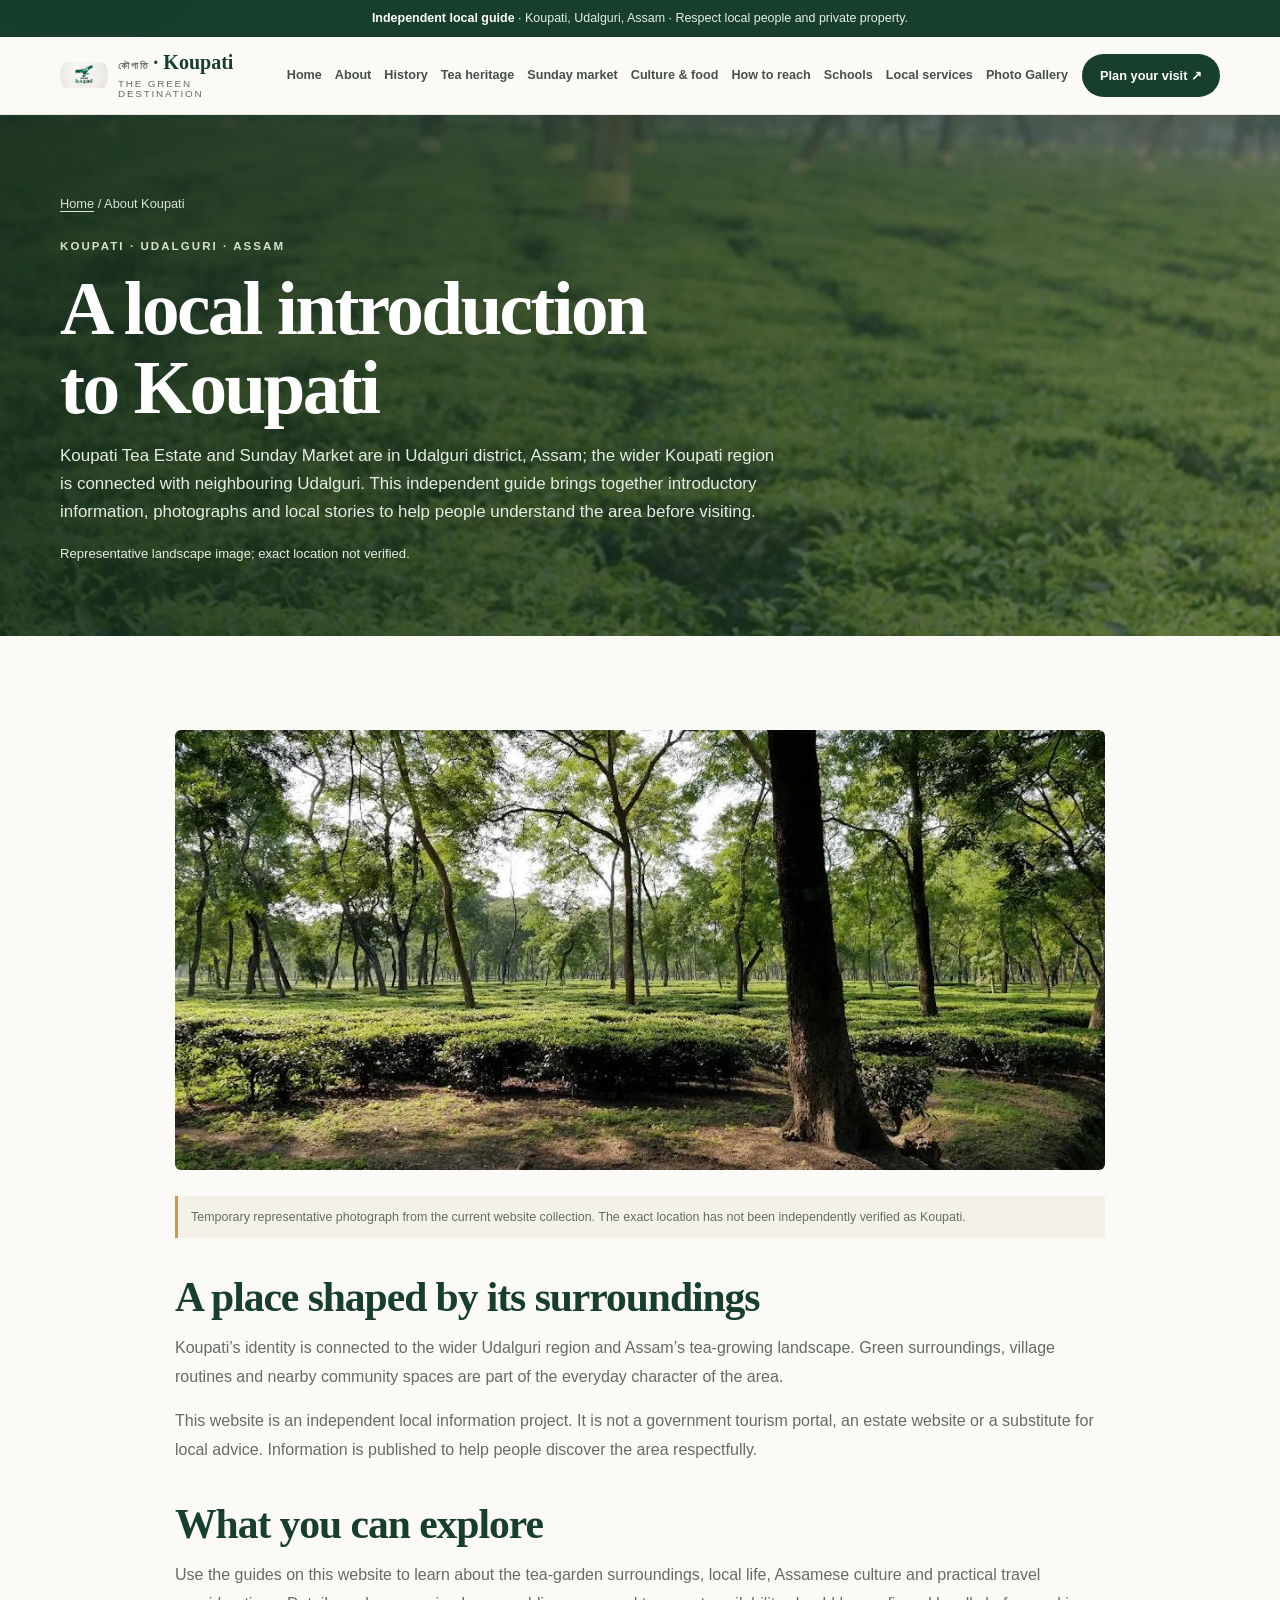
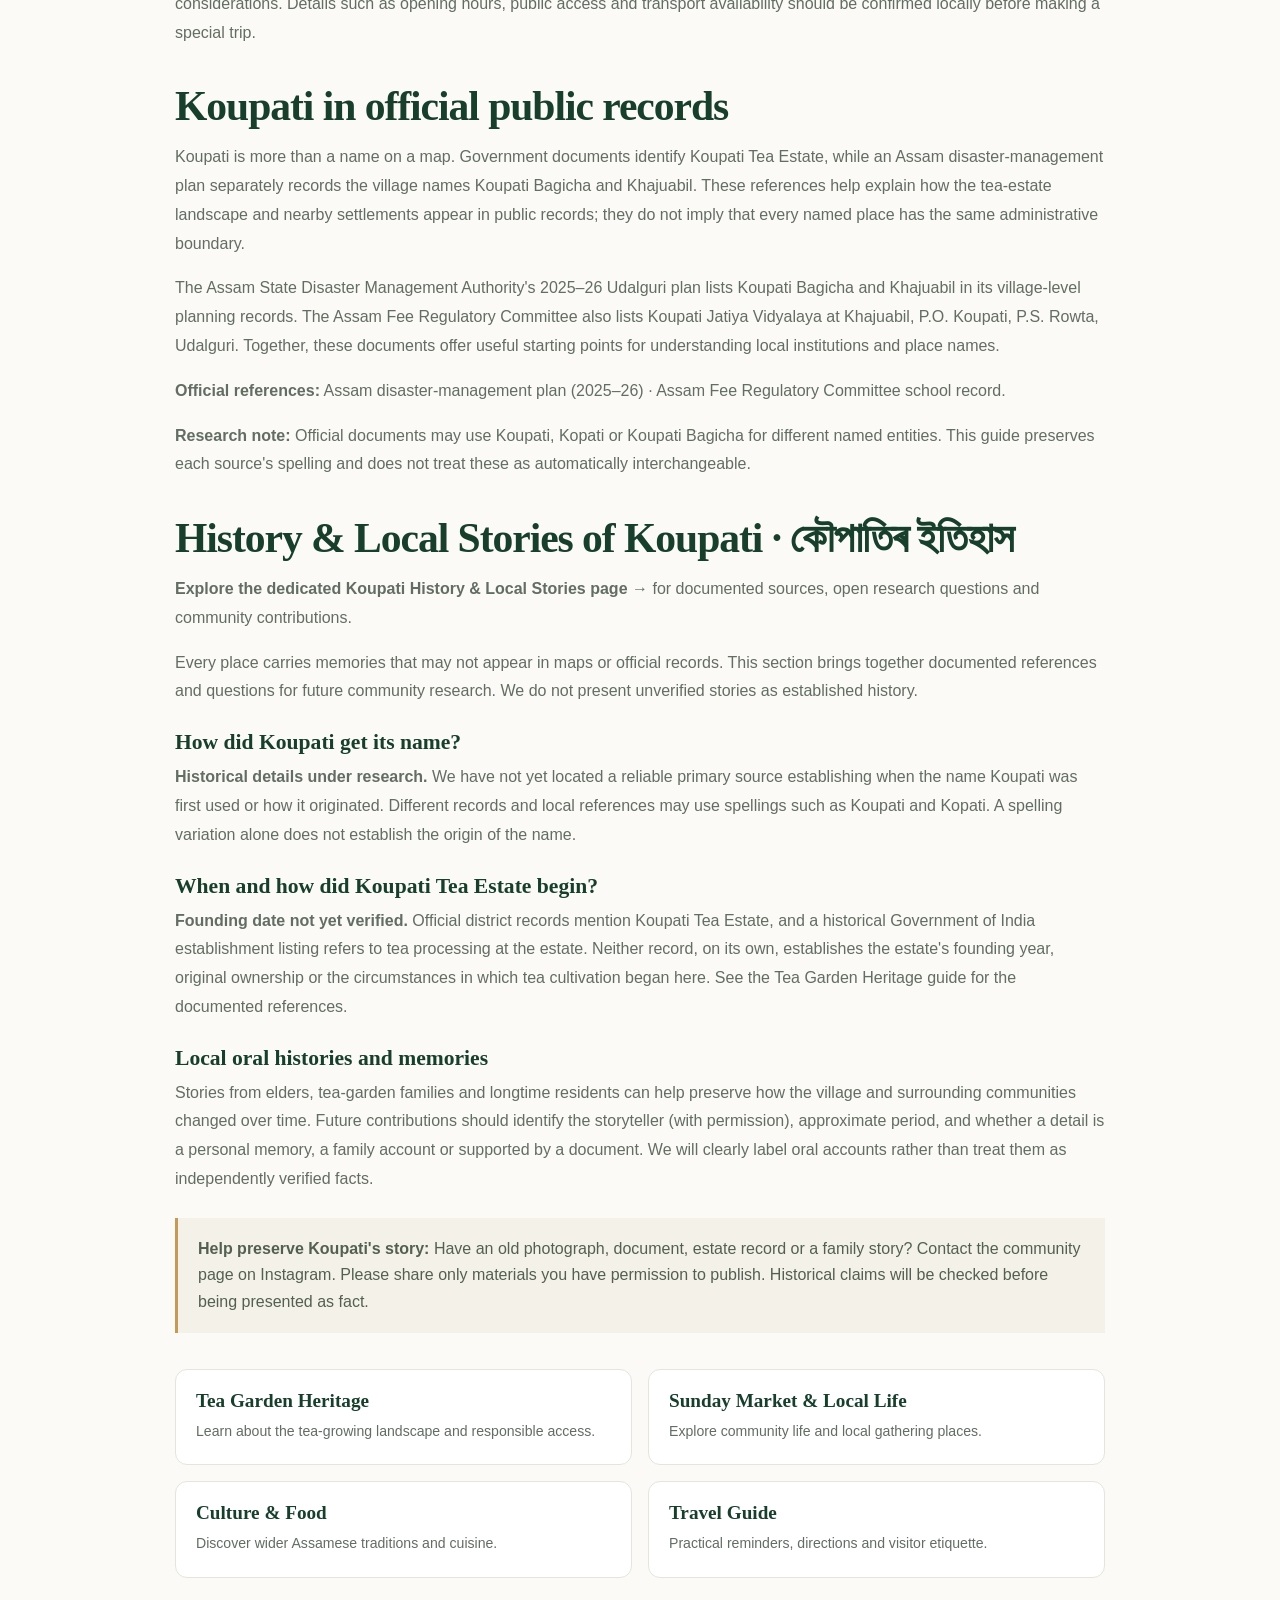
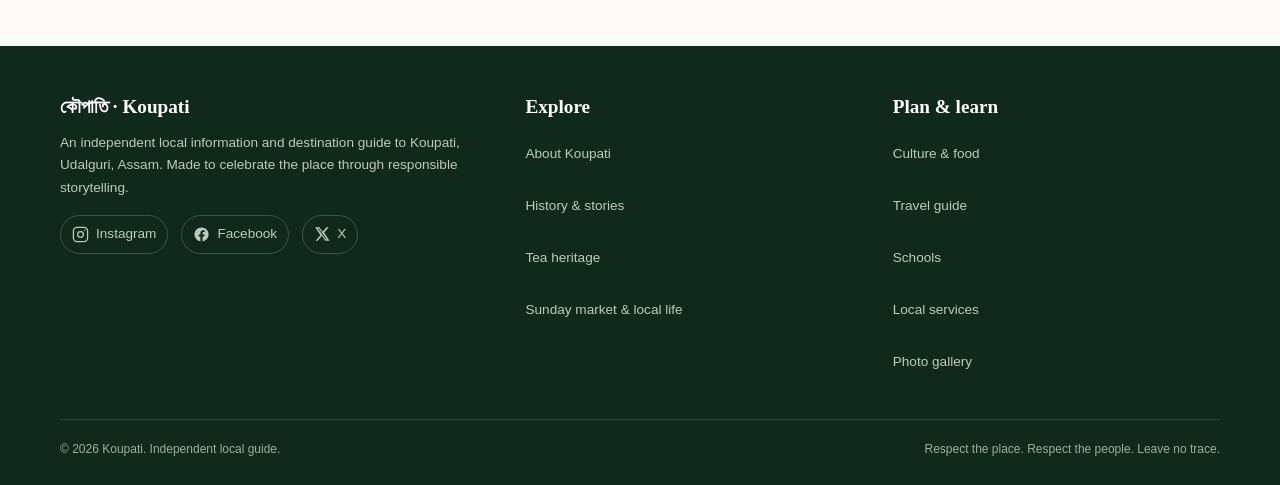
<file: about-koupati.html>
<!doctype html><html lang="en" class="scroll-smooth"><head>
  <!-- Google Tag Manager: GTM-TPNJJLPN -->
  <script async src="https://www.googletagmanager.com/gtm.js?id=GTM-TPNJJLPN"></script>
  <script>
    window.dataLayer = window.dataLayer || [];
    function gtag(){dataLayer.push(arguments);}
    gtag("js", new Date());
  </script>
  <!-- End Google Tag Manager --><meta charset="utf-8"><meta name="viewport" content="width=device-width, initial-scale=1"><meta name="theme-color" content="#173f2b"><title>About Koupati, Udalguri, Assam</title><meta name="description" content="Learn about Koupati in Udalguri, Assam, its tea-garden surroundings, community life and connections to nearby communities."><meta name="robots" content="index,follow"><link rel="canonical" href="https://koupati.vercel.app/about-koupati.html"><meta property="og:type" content="website"><meta property="og:url" content="https://koupati.vercel.app/about-koupati.html"><meta property="og:title" content="About Koupati, Udalguri, Assam"><meta property="og:description" content="Learn about Koupati in Udalguri, Assam, its tea-garden surroundings, community life and connections to the wider Udalguri district."><meta property="og:image" content="https://koupati.vercel.app/7-optimized.webp"><link rel="preconnect" href="https://fonts.googleapis.com"><link rel="preconnect" href="https://fonts.gstatic.com" crossorigin><link href="https://fonts.googleapis.com/css2?family=DM+Sans:wght@400;500;600;700&family=Playfair+Display:wght@500;600;700&family=Noto+Sans+Assamese:wght@400;500;600;700&display=swap" rel="stylesheet" media="print" onload="this.media=\'all\'"><noscript><link rel="stylesheet" href="https://fonts.googleapis.com/css2?family=DM+Sans:wght@400;500;600;700&amp;family=Playfair+Display:wght@500;600;700&amp;family=Noto+Sans+Assamese:wght@400;500;600;700&amp;display=swap"></noscript><style>
    :root{--forest:#173f2b;--forest2:#24583c;--leaf:#486c3e;--cream:#f4f1e8;--paper:#fbfaf6;--gold:#c49a56;--ink:#202820;--muted:#687269;--line:#e5e5dc;--white:#fff;--shadow:0 18px 55px rgba(25,48,33,.10)}
    *{box-sizing:border-box}html{scroll-behavior:smooth;scroll-padding-top:88px}body{margin:0;background:var(--paper);color:var(--ink);font-family:'DM Sans','Noto Sans Assamese',sans-serif;line-height:1.65}img{display:block;max-width:100%}a{color:inherit;text-decoration:none}button{font:inherit}.container{width:min(1160px,calc(100% - 40px));margin-inline:auto}.eyebrow{font-size:.72rem;text-transform:uppercase;letter-spacing:.18em;font-weight:700;color:var(--leaf)}.section{padding:92px 0}.section-head{max-width:700px;margin:0 auto 42px;text-align:center}.section-head h2{font:600 clamp(2rem,4vw,3.15rem)/1.13 'Playfair Display',serif;color:var(--forest);margin:10px 0 14px}.section-head p{color:var(--muted);margin:0}.btn{display:inline-flex;align-items:center;justify-content:center;gap:9px;border-radius:999px;padding:13px 21px;font-size:.9rem;font-weight:700;transition:.2s ease;border:1px solid transparent}.btn-primary{background:var(--forest);color:#fff}.btn-primary:hover{background:var(--forest2);transform:translateY(-2px)}.btn-light{background:rgba(255,255,255,.12);border-color:rgba(255,255,255,.55);color:#fff;backdrop-filter:blur(8px)}.btn-light:hover{background:#fff;color:var(--forest)}.topline{background:var(--forest);color:#e8eee6;font-size:.78rem;text-align:center;padding:8px 16px}.topline strong{color:#fff}.site-header{height:78px;position:sticky;top:0;z-index:1000;background:rgba(251,250,246,.94);backdrop-filter:blur(14px);border-bottom:1px solid rgba(23,63,43,.1)}.nav-wrap{height:100%;display:flex;align-items:center;justify-content:space-between;gap:24px}.brand{display:flex;align-items:center;gap:10px;min-width:160px}.brand img{width:48px;height:48px;object-fit:contain;border-radius:50%}.brand-name{display:flex;flex-direction:column;line-height:1.05}.brand-name strong{font:700 1.25rem 'Playfair Display',serif;color:var(--forest)}.brand-name span{font-size:.62rem;letter-spacing:.18em;text-transform:uppercase;color:var(--muted);margin-top:5px}.nav-links{display:flex;align-items:center;gap:22px;font-size:.83rem;font-weight:600;color:#465249}.nav-links a:hover,.nav-links button:hover{color:var(--leaf)}.nav-links button{border:0;background:none;color:inherit;cursor:pointer;font-weight:600}.nav-cta{white-space:nowrap;padding:10px 17px;font-size:.8rem}.menu-toggle{display:none;background:none;border:1px solid var(--line);border-radius:12px;padding:9px;color:var(--forest);font-size:1.25rem}.mobile-nav{display:none;background:var(--paper);border-top:1px solid var(--line);padding:12px 20px 20px;box-shadow:var(--shadow)}.mobile-nav.open{display:grid;gap:3px}.mobile-nav a,.mobile-nav button{padding:11px 4px;border:0;border-bottom:1px solid var(--line);background:none;text-align:left;font-weight:600;color:var(--forest)}
    .hero{min-height:690px;position:relative;display:flex;align-items:center;overflow:hidden;background:#14291e;color:white}.hero:before{content:"";position:absolute;inset:0;background:linear-gradient(90deg,rgba(9,28,17,.82),rgba(9,28,17,.47) 55%,rgba(9,28,17,.12)),linear-gradient(0deg,rgba(9,28,17,.35),transparent 55%);z-index:1}.hero-bg{position:absolute;inset:0;width:100%;height:100%;object-fit:cover;object-position:center 48%;animation:slowzoom 18s ease-in-out infinite alternate}.hero-content{position:relative;z-index:2;padding:100px 0 110px;max-width:760px}.hero-kicker{display:inline-flex;align-items:center;gap:9px;padding:7px 13px;border:1px solid rgba(255,255,255,.35);border-radius:999px;background:rgba(255,255,255,.1);font-size:.75rem;letter-spacing:.06em;color:#f1f3eb}.hero-kicker i{width:7px;height:7px;border-radius:50%;background:#c7d7a2}.hero h1{font:600 clamp(3.1rem,7.4vw,6.4rem)/.99 'Playfair Display',serif;letter-spacing:-.035em;margin:25px 0 10px}.hero h1 span{display:block;color:#e4d6b7;font:500 clamp(1.65rem,3vw,2.45rem)/1.3 'Noto Sans Assamese','Playfair Display',serif;letter-spacing:0;margin-top:14px}.hero-copy{font-size:clamp(1rem,1.7vw,1.17rem);color:#e7ece5;max-width:620px;margin:23px 0 30px}.hero-actions{display:flex;flex-wrap:wrap;gap:12px}.hero-note{margin-top:48px;color:#e4e9e1;font-size:.8rem;display:flex;align-items:center;gap:12px}.hero-note:before{content:"";width:42px;height:1px;background:var(--gold)}@keyframes slowzoom{to{transform:scale(1.06)}}
    .intro{background:var(--cream);padding:30px 0}.intro-grid{display:grid;grid-template-columns:repeat(3,1fr);gap:24px}.intro-item{padding:12px 20px;border-right:1px solid #d8d9ce}.intro-item:last-child{border:0}.intro-item b{display:block;color:var(--forest);font:600 1.25rem 'Playfair Display',serif}.intro-item span{font-size:.82rem;color:var(--muted)}
    .about-grid{display:grid;grid-template-columns:1fr 1fr;gap:62px;align-items:center}.about-photo{position:relative}.about-photo img{width:100%;height:470px;object-fit:cover;border-radius:5px 90px 5px 5px;box-shadow:var(--shadow)}.photo-label{position:absolute;right:-18px;bottom:25px;background:var(--forest);color:white;padding:18px 22px;max-width:210px;font:500 1.05rem 'Playfair Display',serif;box-shadow:var(--shadow)}.about-copy h2{font:600 clamp(2.1rem,4vw,3.4rem)/1.12 'Playfair Display',serif;color:var(--forest);margin:12px 0 20px}.about-copy p{color:var(--muted);margin:0 0 15px}.text-link{display:inline-flex;align-items:center;gap:8px;color:var(--forest);font-weight:700;margin-top:12px;border-bottom:1px solid var(--gold);padding-bottom:5px}
    .highlights{background:#eef0e8}.cards{display:grid;grid-template-columns:repeat(3,1fr);gap:22px}.feature-card{background:white;border-radius:6px;overflow:hidden;box-shadow:0 8px 30px rgba(28,54,36,.06);transition:.25s}.feature-card:hover{transform:translateY(-5px);box-shadow:var(--shadow)}.feature-card img{width:100%;height:235px;object-fit:cover}.feature-card .card-body{padding:22px}.feature-card h3{font:600 1.35rem 'Playfair Display',serif;color:var(--forest);margin:0 0 8px}.feature-card p{font-size:.9rem;color:var(--muted);margin:0}.heritage{background:var(--forest);color:#fff;position:relative;overflow:hidden}.heritage:after{content:"কৌপাতি";position:absolute;right:-20px;bottom:-75px;font:700 13rem 'Noto Sans Assamese',sans-serif;color:rgba(255,255,255,.035);pointer-events:none}.heritage .section-head h2{color:#fff}.heritage .section-head p{color:#d0ddcf}.heritage-grid{display:grid;grid-template-columns:1.05fr .95fr;gap:44px;align-items:center;position:relative;z-index:1}.heritage-grid img{width:100%;height:430px;object-fit:cover;border-radius:5px 70px 5px 5px}.heritage-copy h3{font:600 2rem 'Playfair Display',serif;margin:0 0 16px}.heritage-copy p{color:#d7e2d6}.heritage-note{border-left:3px solid var(--gold);padding:12px 16px;margin-top:24px;background:rgba(255,255,255,.07);font-size:.86rem;color:#e3eadf}
    .local{background:var(--paper)}.local-grid{display:grid;grid-template-columns:repeat(2,1fr);gap:22px}.local-card{display:grid;grid-template-columns:42% 1fr;background:white;border:1px solid var(--line);min-height:210px}.local-card img{width:100%;height:100%;min-height:210px;object-fit:cover}.local-card div{padding:24px}.local-card h3{font:600 1.3rem 'Playfair Display',serif;color:var(--forest);margin:0 0 8px}.local-card p{color:var(--muted);font-size:.88rem;margin:0}
    .travel{background:var(--cream)}.travel-grid{display:grid;grid-template-columns:repeat(3,1fr);gap:18px}.travel-card{padding:27px;background:#fff;border:1px solid #e7e5db}.travel-icon{width:44px;height:44px;border-radius:50%;display:grid;place-items:center;background:#eaf0e6;color:var(--forest);font-size:1.2rem;margin-bottom:17px}.travel-card h3{font:600 1.25rem 'Playfair Display',serif;color:var(--forest);margin:0 0 8px}.travel-card p{font-size:.88rem;color:var(--muted);margin:0}.travel-disclaimer{font-size:.8rem;color:#687269;background:#fff;border-left:3px solid var(--gold);padding:13px 16px;margin-top:20px}
    .gallery{background:var(--paper)}.gallery-grid{display:grid;grid-template-columns:repeat(4,1fr);grid-auto-rows:210px;gap:12px}.gallery-item{border:0;padding:0;position:relative;overflow:hidden;cursor:zoom-in;background:#dfe5da}.gallery-item:first-child{grid-column:span 2;grid-row:span 2}.gallery-item:nth-child(6){grid-column:span 2}.gallery-item img{width:100%;height:100%;object-fit:cover;transition:transform .5s}.gallery-item:hover img{transform:scale(1.06)}.gallery-item:after{content:"View photo ↗";position:absolute;left:14px;bottom:13px;background:rgba(17,45,29,.78);color:#fff;font-size:.72rem;padding:6px 10px;border-radius:99px;opacity:0;transition:.2s}.gallery-item:hover:after,.gallery-item:focus-visible:after{opacity:1}.gallery-caption{text-align:center;color:var(--muted);font-size:.78rem;margin-top:17px}
    .map-section{background:#eef0e8}.map-layout{display:grid;grid-template-columns:.8fr 1.2fr;gap:34px;align-items:stretch}.map-copy{padding:24px 0}.map-copy h2{font:600 2.7rem/1.1 'Playfair Display',serif;color:var(--forest);margin:10px 0 18px}.map-copy p{color:var(--muted)}#leafletMap{height:390px;border-radius:5px;z-index:1;box-shadow:var(--shadow);border:5px solid #fff}.map-actions{display:flex;flex-wrap:wrap;gap:10px;margin-top:22px}.map-actions .btn{font-size:.8rem;padding:11px 15px}.map-caveat{font-size:.76rem;color:#6b746b;margin-top:14px}
    .faq{background:var(--paper)}.faq-list{max-width:820px;margin:auto}.faq details{background:#fff;border:1px solid var(--line);margin:10px 0;padding:0 20px}.faq summary{cursor:pointer;list-style:none;padding:18px 30px 18px 0;font-weight:700;color:var(--forest);position:relative}.faq summary::-webkit-details-marker{display:none}.faq summary:after{content:"+";position:absolute;right:0;top:15px;font-size:1.4rem;color:var(--leaf)}.faq details[open] summary:after{content:"−"}.faq details p{color:var(--muted);font-size:.9rem;margin:0;padding:0 0 18px}
    .cta-band{background:var(--forest);color:#fff;padding:68px 0;text-align:center}.cta-band h2{font:600 clamp(2.1rem,4vw,3.3rem) 'Playfair Display',serif;margin:0 0 12px}.cta-band p{color:#dce5d9;margin:0 auto 24px;max-width:600px}.cta-band .btn{background:var(--cream);color:var(--forest)}.footer{background:#10291c;color:#d9e2d7;padding:50px 0 25px}.footer-grid{display:grid;grid-template-columns:1.3fr 1fr 1fr;gap:40px}.footer h3{font:600 1.2rem 'Playfair Display',serif;color:#fff;margin:0 0 14px}.footer p,.footer a{font-size:.85rem;color:#bdcbbd}.footer a:hover{color:#fff}.footer-links{display:grid;gap:8px}.footer-bottom{border-top:1px solid rgba(255,255,255,.13);margin-top:35px;padding-top:20px;display:flex;justify-content:space-between;gap:15px;font-size:.75rem;color:#9eafa0}.socials{display:flex;gap:13px;margin-top:16px}.socials a{border:1px solid rgba(255,255,255,.2);padding:7px 11px;border-radius:99px}.modal{position:fixed;inset:0;z-index:2000;background:rgba(7,20,12,.86);display:none;align-items:center;justify-content:center;padding:20px}.modal.open{display:flex}.modal img{max-width:min(100%,1100px);max-height:85vh;object-fit:contain;box-shadow:0 20px 80px #000}.modal-close{position:absolute;top:20px;right:22px;background:#fff;color:#173f2b;border:0;border-radius:50%;width:42px;height:42px;font-size:1.5rem;cursor:pointer}.about-modal-card{background:#fff;color:var(--ink);max-width:480px;padding:34px;border-radius:8px;text-align:center;position:relative}.about-modal-card img{width:116px;height:116px;object-fit:cover;border-radius:50%;margin:0 auto 18px}.about-modal-card h2{font:600 1.8rem 'Playfair Display',serif;color:var(--forest);margin:0}.about-modal-card p{color:var(--muted);font-size:.9rem}.to-top{position:fixed;right:18px;bottom:18px;z-index:900;background:var(--forest);color:white;width:44px;height:44px;border-radius:50%;display:grid;place-items:center;box-shadow:var(--shadow);opacity:0;pointer-events:none;transition:.2s}.to-top.show{opacity:1;pointer-events:auto}
    @media(max-width:980px){.nav-links{gap:13px;font-size:.77rem}.nav-cta{display:none}.about-grid{gap:35px}.gallery-grid{grid-template-columns:repeat(3,1fr)}}
    @media(max-width:760px){.container{width:min(100% - 32px,600px)}.section{padding:68px 0}.site-header{height:70px}.nav-links,.nav-wrap>.nav-cta{display:none}.menu-toggle{display:block}.brand img{width:42px;height:42px}.hero{min-height:650px}.hero-content{padding:90px 0}.hero:before{background:linear-gradient(90deg,rgba(9,28,17,.78),rgba(9,28,17,.34)),linear-gradient(0deg,rgba(9,28,17,.4),transparent)}.intro-grid{grid-template-columns:1fr;gap:8px}.intro-item{border-right:0;border-bottom:1px solid #d8d9ce;padding:12px 5px}.intro-item:last-child{border:0}.about-grid,.heritage-grid,.map-layout{grid-template-columns:1fr;gap:30px}.about-photo img{height:360px}.photo-label{right:0}.cards,.travel-grid{grid-template-columns:1fr}.feature-card img{height:220px}.heritage-grid img{height:310px}.local-grid{grid-template-columns:1fr}.local-card{grid-template-columns:38% 1fr;min-height:175px}.local-card img{min-height:175px}.local-card div{padding:17px}.gallery-grid{grid-template-columns:repeat(2,1fr);grid-auto-rows:165px;gap:8px}.gallery-item:first-child{grid-column:span 2;grid-row:span 2}.gallery-item:nth-child(6){grid-column:span 1}.map-copy{padding:0}#leafletMap{height:330px}.footer-grid{grid-template-columns:1fr 1fr;gap:28px}.footer-grid>div:first-child{grid-column:span 2}.footer-bottom{flex-direction:column}.section-head{margin-bottom:32px}}
    @media(max-width:390px){.hero h1{font-size:2.8rem}.local-card{grid-template-columns:1fr}.local-card img{height:170px}.footer-grid{grid-template-columns:1fr}.footer-grid>div:first-child{grid-column:auto}}
    @media(prefers-reduced-motion:reduce){*,*:before,*:after{scroll-behavior:auto!important;animation:none!important;transition:none!important}}
  

.page-hero{background:linear-gradient(110deg,rgba(12,37,23,.88),rgba(12,37,23,.48)),url('7-optimized.webp') center/cover;color:#fff;padding:78px 0 72px}.page-hero .container{max-width:1160px}.page-hero h1{font:600 clamp(2.6rem,6vw,4.7rem)/1.05 'Playfair Display',serif;margin:12px 0 14px;max-width:850px}.page-hero p{max-width:720px;color:#e5ece3;font-size:1.06rem;margin:0}.breadcrumb{font-size:.8rem;color:#d8e2d6;margin-bottom:18px}.breadcrumb a{text-decoration:underline;text-underline-offset:3px}.page-content{padding:68px 0}.content-wrap{max-width:900px;margin:auto}.content-wrap h2{font:600 clamp(1.8rem,3.5vw,2.6rem)/1.15 'Playfair Display',serif;color:var(--forest);margin:36px 0 12px}.content-wrap h3{font:600 1.35rem 'Playfair Display',serif;color:var(--forest);margin:24px 0 8px}.content-wrap p,.content-wrap li{color:var(--muted)}.content-wrap p{margin:0 0 16px}.content-wrap ul{padding-left:22px}.content-image{width:100%;max-height:440px;object-fit:cover;margin:26px 0;border-radius:6px}.note-box{padding:18px 20px;background:var(--cream);border-left:3px solid var(--gold);margin:24px 0;color:#526052}.page-links{display:grid;grid-template-columns:repeat(2,1fr);gap:16px;margin-top:36px}.page-link{background:#fff;border:1px solid var(--line);padding:20px}.page-link strong{display:block;color:var(--forest);font:600 1.2rem 'Playfair Display',serif;margin-bottom:6px}.page-link span{color:var(--muted);font-size:.88rem}.page-nav-active{color:var(--leaf)!important}.page-content .btn{margin-top:8px}.site-header{z-index:1000}.nav-links{gap:15px}.nav-links a{white-space:nowrap}@media(max-width:980px){.nav-links,.nav-cta{display:none}.menu-toggle{display:block}.page-links{grid-template-columns:1fr}}@media(max-width:640px){.page-hero{padding:58px 0}.page-content{padding:48px 0}.container{width:min(100% - 32px,1160px)}}
.skip-link{position:absolute;left:16px;top:-60px;z-index:3000;background:#fff;color:var(--forest);padding:10px 16px;border-radius:0 0 10px 10px;font-weight:700;box-shadow:var(--shadow)}.skip-link:focus{top:0}:focus-visible{outline:3px solid var(--gold);outline-offset:3px}.image-note{font-size:.78rem;color:var(--muted);margin:-14px 0 28px;padding:10px 13px;background:var(--cream);border-left:3px solid var(--gold)}

/* Koupati Premium Nature & Heritage design system */
:root{--forest:#173f2b;--forest2:#24583c;--leaf:#71906b;--gold:#c49a56;--paper:#fbfaf6;--cream:#f4f1e8;--ink:#252b25;--muted:#626d63;--line:#e5e5dc;--shadow:0 16px 44px rgba(25,48,33,.09)}
body{background:#fbfaf6;color:#252b25;-webkit-font-smoothing:antialiased}a,button{touch-action:manipulation}a:focus-visible,button:focus-visible{outline:3px solid #c49a56;outline-offset:3px}img{max-width:100%;height:auto}h1,h2,h3{text-wrap:balance}.site-header{background:rgba(251,250,246,.97);backdrop-filter:blur(12px);-webkit-backdrop-filter:blur(12px);border-bottom:1px solid #e4e9de}.nav-wrap{gap:14px}.nav-links{gap:13px!important}.nav-links a{font-size:.79rem;white-space:nowrap}.nav-links a:hover,.nav-links a:focus-visible{color:#176b45}.brand-name strong{color:#173f2b}.btn,.page-link,.feature-card,.local-card,.card{transition:transform .2s ease,box-shadow .2s ease}.btn:hover{transform:translateY(-2px)}.section-head{max-width:780px}.section-head h2,.content-wrap h2{letter-spacing:-.025em}.page-hero{background-position:center;position:relative}.page-hero h1{letter-spacing:-.035em}.content-wrap{max-width:930px}.content-wrap p{line-height:1.8}.page-link,.feature-card{border-radius:12px;overflow:hidden}.page-link:hover,.feature-card:hover{box-shadow:0 16px 40px rgba(23,63,43,.1);transform:translateY(-3px)}.mobile-nav{max-height:calc(100dvh - 70px);overflow-y:auto}.mobile-nav a{min-height:44px;display:flex;align-items:center}.menu-toggle{min-width:44px;min-height:44px}@media(max-width:1180px){.nav-links,.nav-cta{display:none!important}.menu-toggle{display:block!important}}@media(max-width:760px){.container{width:min(100% - 32px,600px)}.page-hero h1{font-size:clamp(2.4rem,10vw,4rem)}.section{padding:64px 0}.btn{min-height:44px}}@media(prefers-reduced-motion:reduce){.btn,.page-link,.feature-card,.local-card,.card{transition:none!important}}

/* Phase 2: stable image geometry, keyboard focus and reduced motion */
.content-image{aspect-ratio:16/10;height:auto;object-fit:cover}
.gallery-item{aspect-ratio:4/3}
.gallery-item img{display:block}
:where(a,button,[role="button"],[tabindex]):focus-visible{outline:3px solid #d8c89b;outline-offset:3px}
@media(prefers-reduced-motion:reduce){html{scroll-behavior:auto!important}*,*::before,*::after{animation-duration:.01ms!important;animation-iteration-count:1!important;transition-duration:.01ms!important}}


/* Site-wide DESIGN.md consistency and touch-target rules */
.menu-toggle{min-width:44px;min-height:44px}.mobile-nav a{min-height:44px;display:flex;align-items:center}.footer-links a{min-height:44px;display:flex;align-items:center}.nav-links a{white-space:nowrap}@media(max-width:760px){.mobile-nav{max-height:calc(100dvh - 70px);overflow-y:auto}}@media(prefers-reduced-motion:reduce){.mobile-nav{scroll-behavior:auto}}

/* Optimized responsive hero and transparent photo note */
.page-hero{background-image:linear-gradient(110deg,rgba(12,37,23,.88),rgba(12,37,23,.48)),url('7-optimized.webp')}
@media(max-width:760px){.page-hero{background-image:linear-gradient(110deg,rgba(12,37,23,.88),rgba(12,37,23,.48)),url('7-mobile.webp')}}
.page-hero .hero-photo-note{font-size:.82rem;color:#e4ebe0;margin-top:18px;line-height:1.5}
</style><script type="application/ld+json">{"@context":"https://schema.org","@graph":[{"@type":"WebPage","name":"About Koupati, Udalguri, Assam","description":"Learn about Koupati in Udalguri, Assam, its tea-garden surroundings, community life and connections to the wider Udalguri region.","url":"https://koupati.vercel.app/about-koupati.html","isPartOf":{"@type":"WebSite","name":"Koupati","url":"https://koupati.vercel.app/"}},{"@type":"BreadcrumbList","itemListElement":[{"@type":"ListItem","position":1,"name":"Home","item":"https://koupati.vercel.app/"},{"@type":"ListItem","position":2,"name":"About Koupati","item":"https://koupati.vercel.app/about-koupati.html"}]}]}</script><meta name="twitter:card" content="summary_large_image"><meta name="twitter:title" content="About Koupati, Udalguri, Assam"><meta name="twitter:description" content="Learn about Koupati in Udalguri, Assam, its tea-garden surroundings, community life and connections to the wider Udalguri region."><meta name="twitter:image" content="https://koupati.vercel.app/7-optimized.webp"></head><body><a class="skip-link" href="#main-content">Skip to content</a><div class="topline"><strong>Independent local guide</strong> · Koupati, Udalguri, Assam · Respect local people and private property.</div>
<header class="site-header"><div class="container nav-wrap"><a class="brand" href="/" aria-label="Koupati home"><img src="images/koupati_logo-optimized.webp" alt="Koupati logo" decoding="async" width="320" height="175"><span class="brand-name"><strong><span lang="as">কৌপাতি</span> · Koupati</strong><span>The green destination</span></span></a><nav class="nav-links" aria-label="Main navigation"><a href="/">Home</a><a href="about-koupati.html">About</a><a href="history-local-stories.html">History</a><a href="tea-garden.html">Tea heritage</a><a href="local-life.html">Sunday market</a><a href="culture-food.html">Culture & food</a><a href="travel-guide.html#transport-options">How to reach</a><a href="education.html">Schools</a><a href="nearby-villages-hospitals.html">Local services</a><a href="gallery.html">Photo Gallery</a></nav><a class="btn btn-primary nav-cta" href="travel-guide.html">Plan your visit ↗</a><button class="menu-toggle" id="menuToggle" aria-label="Open navigation" aria-expanded="false" aria-controls="mobileNav">☰</button></div><nav class="mobile-nav" id="mobileNav" aria-label="Mobile navigation"><a href="/">Home</a><a href="about-koupati.html">About</a><a href="history-local-stories.html">History &amp; Stories</a><a href="tea-garden.html">Tea heritage</a><a href="local-life.html">Sunday market</a><a href="culture-food.html">Culture & food</a><a href="travel-guide.html#transport-options">How to reach</a><a href="education.html">Schools</a><a href="nearby-villages-hospitals.html">Local services</a><a href="gallery.html">Photo Gallery</a></nav></header><main id="main-content"><section class="page-hero"><div class="container"><nav class="breadcrumb" aria-label="Breadcrumb"><a href="/">Home</a> / <span aria-current="page">About Koupati</span></nav><span class="eyebrow" style="color:#d7e2c5">Koupati · Udalguri · Assam</span><h1>A local introduction to Koupati</h1><p>Koupati Tea Estate and Sunday Market are in Udalguri district, Assam; the wider Koupati region is connected with neighbouring Udalguri. This independent guide brings together introductory information, photographs and local stories to help people understand the area before visiting.</p><p class="hero-photo-note">Representative landscape image; exact location not verified.</p></div></section><section class="page-content"><div class="container content-wrap"><img class="content-image" src="12-optimized.webp" alt="Representative green rural landscape; exact location not verified" loading="lazy" decoding="async" fetchpriority="low" width="1045" height="608"><p class="image-note">Temporary representative photograph from the current website collection. The exact location has not been independently verified as Koupati.</p><h2>A place shaped by its surroundings</h2><p>Koupati’s identity is connected to the wider Udalguri region and Assam’s tea-growing landscape. Green surroundings, village routines and nearby community spaces are part of the everyday character of the area.</p><p>This website is an independent local information project. It is not a government tourism portal, an estate website or a substitute for local advice. Information is published to help people discover the area respectfully.</p><h2>What you can explore</h2><p>Use the guides on this website to learn about the tea-garden surroundings, local life, Assamese culture and practical travel considerations. Details such as opening hours, public access and transport availability should be confirmed locally before making a special trip.</p><h2>Koupati in official public records</h2><p>Koupati is more than a name on a map. Government documents identify Koupati Tea Estate, while an Assam disaster-management plan separately records the village names Koupati Bagicha and Khajuabil. These references help explain how the tea-estate landscape and nearby settlements appear in public records; they do not imply that every named place has the same administrative boundary.</p><p>The Assam State Disaster Management Authority's 2025–26 Udalguri plan lists Koupati Bagicha and Khajuabil in its village-level planning records. The Assam Fee Regulatory Committee also lists Koupati Jatiya Vidyalaya at Khajuabil, P.O. Koupati, P.S. Rowta, Udalguri. Together, these documents offer useful starting points for understanding local institutions and place names.</p><p><strong>Official references:</strong> <a href="https://asdma.assam.gov.in/sites/default/files/swf_utility_folder/departments/asdma_revenue_uneecopscloud_com_oid_70/menu/document/udalguri_2025_26.pdf" target="_blank" rel="noopener noreferrer">Assam disaster-management plan (2025–26)</a> · <a href="https://www.feeregulatoryassam.com/schools/koupati-jatiya-vidyalaya-udalguri" target="_blank" rel="noopener noreferrer">Assam Fee Regulatory Committee school record</a>.</p><p><strong>Research note:</strong> Official documents may use Koupati, Kopati or Koupati Bagicha for different named entities. This guide preserves each source's spelling and does not treat these as automatically interchangeable.</p><section aria-labelledby="history-stories-title"><h2 id="history-stories-title">History &amp; Local Stories of Koupati · কৌপাতিৰ ইতিহাস</h2><p><a href="history-local-stories.html"><strong>Explore the dedicated Koupati History &amp; Local Stories page →</strong></a> for documented sources, open research questions and community contributions.</p><p>Every place carries memories that may not appear in maps or official records. This section brings together documented references and questions for future community research. We do not present unverified stories as established history.</p><h3>How did Koupati get its name?</h3><p><strong>Historical details under research.</strong> We have not yet located a reliable primary source establishing when the name Koupati was first used or how it originated. Different records and local references may use spellings such as Koupati and Kopati. A spelling variation alone does not establish the origin of the name.</p><h3>When and how did Koupati Tea Estate begin?</h3><p><strong>Founding date not yet verified.</strong> Official district records mention Koupati Tea Estate, and a historical Government of India establishment listing refers to tea processing at the estate. Neither record, on its own, establishes the estate's founding year, original ownership or the circumstances in which tea cultivation began here. See the <a href="tea-garden.html">Tea Garden Heritage guide</a> for the documented references.</p><h3>Local oral histories and memories</h3><p>Stories from elders, tea-garden families and longtime residents can help preserve how the village and surrounding communities changed over time. Future contributions should identify the storyteller (with permission), approximate period, and whether a detail is a personal memory, a family account or supported by a document. We will clearly label oral accounts rather than treat them as independently verified facts.</p><div class="note-box"><strong>Help preserve Koupati's story:</strong> Have an old photograph, document, estate record or a family story? Contact the community page on <a href="https://www.instagram.com/koupati_official/" target="_blank" rel="noopener noreferrer">Instagram</a>. Please share only materials you have permission to publish. Historical claims will be checked before being presented as fact.</div></section><div class="page-links"><a class="page-link" href="tea-garden.html"><strong>Tea Garden Heritage</strong><span>Learn about the tea-growing landscape and responsible access.</span></a><a class="page-link" href="local-life.html"><strong>Sunday Market & Local Life</strong><span>Explore community life and local gathering places.</span></a><a class="page-link" href="culture-food.html"><strong>Culture & Food</strong><span>Discover wider Assamese traditions and cuisine.</span></a><a class="page-link" href="travel-guide.html"><strong>Travel Guide</strong><span>Practical reminders, directions and visitor etiquette.</span></a></div></div></section></main><footer class="footer"><div class="container"><div class="footer-grid"><div><h3><span lang="as">কৌপাতি</span> · Koupati</h3><p>An independent local information and destination guide to Koupati, Udalguri, Assam. Made to celebrate the place through responsible storytelling.</p><div class="socials" style="flex-wrap:wrap"><a href="https://www.instagram.com/koupati_official/" target="_blank" rel="noopener noreferrer" aria-label="Koupati on Instagram" style="display:inline-flex;align-items:center;gap:7px"><svg aria-hidden="true" width="17" height="17" viewBox="0 0 24 24" fill="none" stroke="currentColor" stroke-width="1.8" stroke-linecap="round" stroke-linejoin="round"><rect x="2" y="2" width="20" height="20" rx="5"/><circle cx="12" cy="12" r="4"/><circle cx="18" cy="6" r="1" fill="currentColor" stroke="none"/></svg><span>Instagram</span></a><a href="https://www.facebook.com/infokoupati" target="_blank" rel="noopener noreferrer" aria-label="Koupati on Facebook" style="display:inline-flex;align-items:center;gap:7px"><svg aria-hidden="true" width="17" height="17" viewBox="0 0 24 24" fill="currentColor"><path d="M22 12a10 10 0 1 0-11.56 9.88v-6.99H7.9V12h2.54V9.8c0-2.5 1.49-3.89 3.78-3.89 1.09 0 2.23.2 2.23.2v2.46H15.2c-1.24 0-1.63.77-1.63 1.56V12h2.77l-.44 2.89h-2.33v6.99A10 10 0 0 0 22 12Z"/></svg><span>Facebook</span></a><a href="https://x.com/KoupatiOfficial" target="_blank" rel="noopener noreferrer" aria-label="Koupati on X" style="display:inline-flex;align-items:center;gap:7px"><svg aria-hidden="true" width="16" height="16" viewBox="0 0 24 24" fill="currentColor"><path d="M18.9 2H22l-6.8 7.77L23.2 22h-6.26l-4.9-7.43L5.54 22H2.4l7.27-8.31L1.8 2h6.42l4.43 6.77L18.9 2Zm-1.1 18h1.73L7.28 3.89H5.42L17.8 20Z"/></svg><span>X</span></a></div></div><div><h3>Explore</h3><div class="footer-links"><a href="about-koupati.html">About Koupati</a><a href="history-local-stories.html">History &amp; stories</a><a href="tea-garden.html">Tea heritage</a><a href="local-life.html">Sunday market & local life</a></div></div><div><h3>Plan & learn</h3><div class="footer-links"><a href="culture-food.html">Culture & food</a><a href="travel-guide.html">Travel guide</a><a href="education.html">Schools</a><a href="nearby-villages-hospitals.html">Local services</a><a href="gallery.html">Photo gallery</a></div></div></div><div class="footer-bottom"><span>© <span id="year"></span> Koupati. Independent local guide.</span><span>Respect the place. Respect the people. Leave no trace.</span></div></div></footer>
<script>const t=document.getElementById('menuToggle'),m=document.getElementById('mobileNav');if(t&&m){const closeMenu=(restore=false)=>{m.classList.remove('open');t.setAttribute('aria-expanded','false');t.setAttribute('aria-label','Open navigation');if(restore)t.focus()};t.addEventListener('click',()=>{if(m.classList.contains('open'))closeMenu();else{m.classList.add('open');t.setAttribute('aria-expanded','true');t.setAttribute('aria-label','Close navigation')}});m.querySelectorAll('a').forEach(a=>a.addEventListener('click',()=>closeMenu()));document.addEventListener('keydown',e=>{if(e.key==='Escape'&&m.classList.contains('open'))closeMenu(true)});document.addEventListener('pointerdown',e=>{if(m.classList.contains('open')&&!m.contains(e.target)&&!t.contains(e.target))closeMenu()})}document.getElementById('year').textContent=new Date().getFullYear();</script></body></html>
</file>
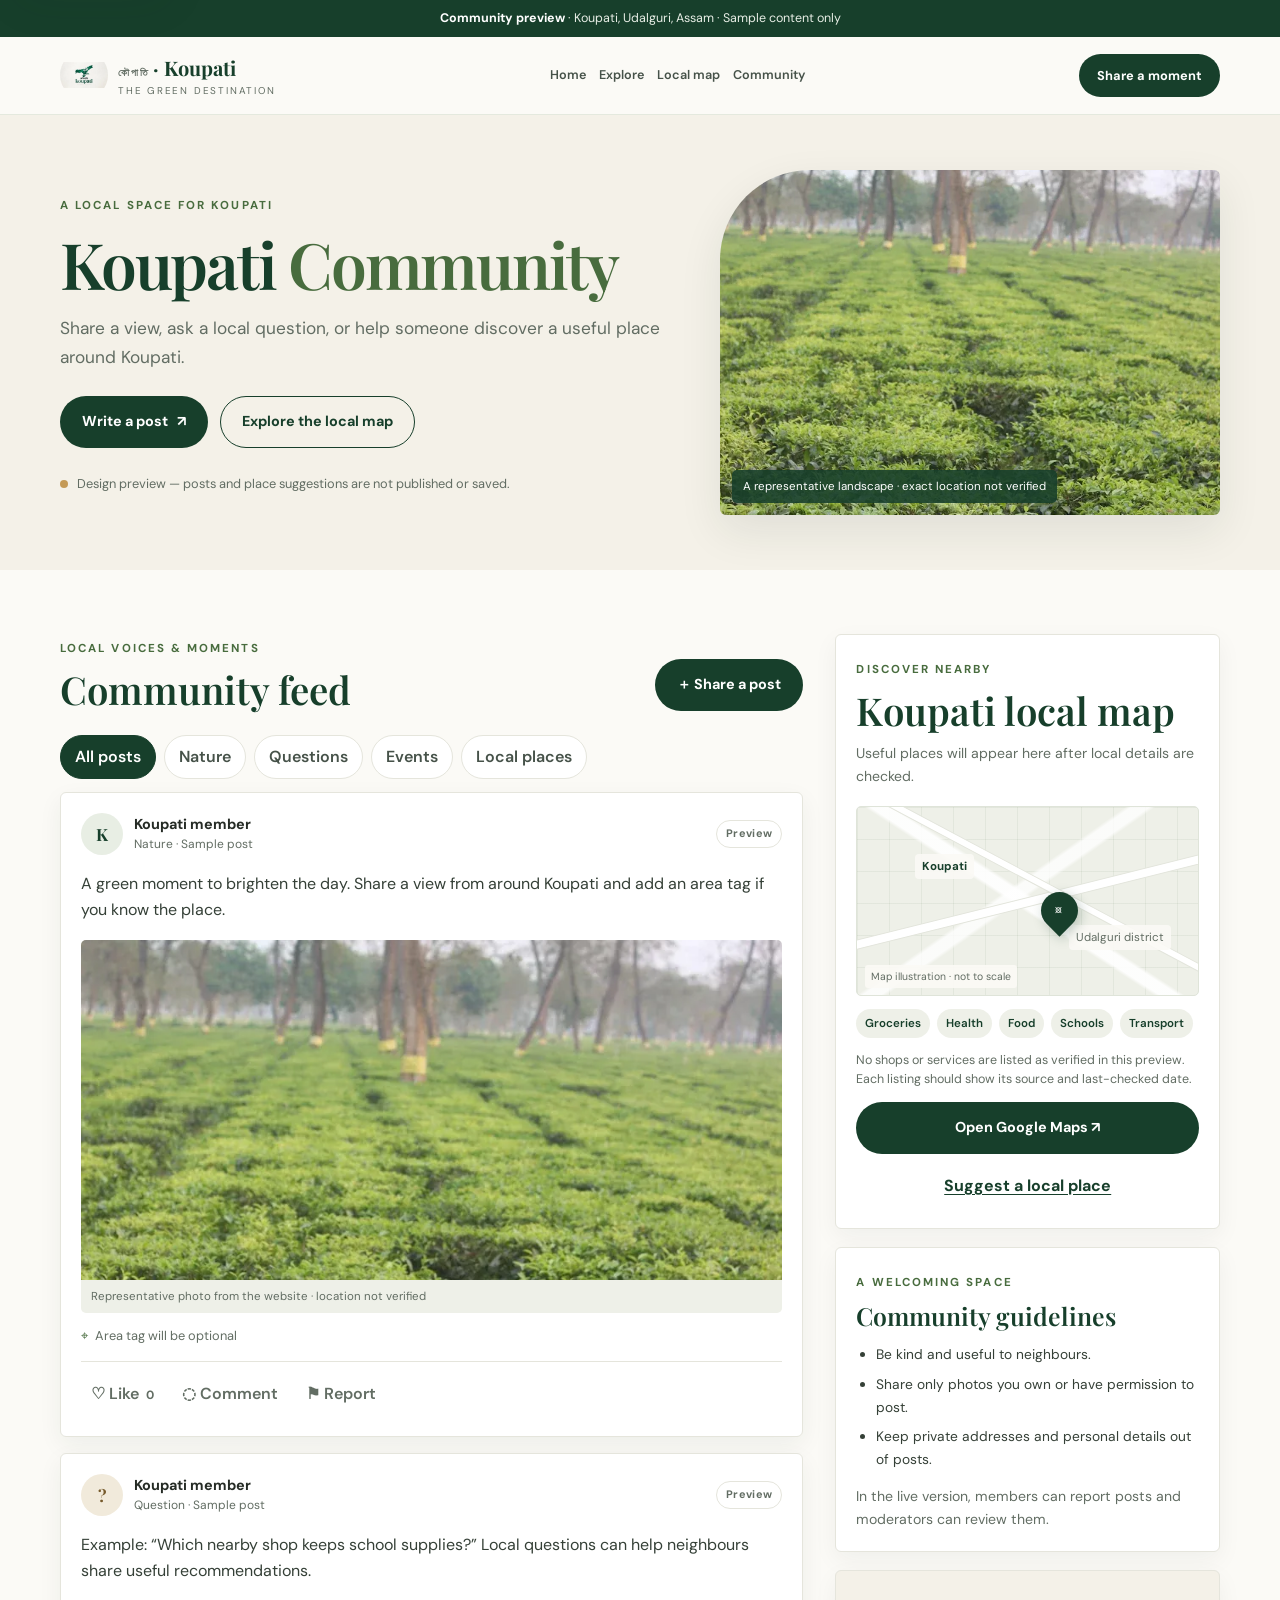
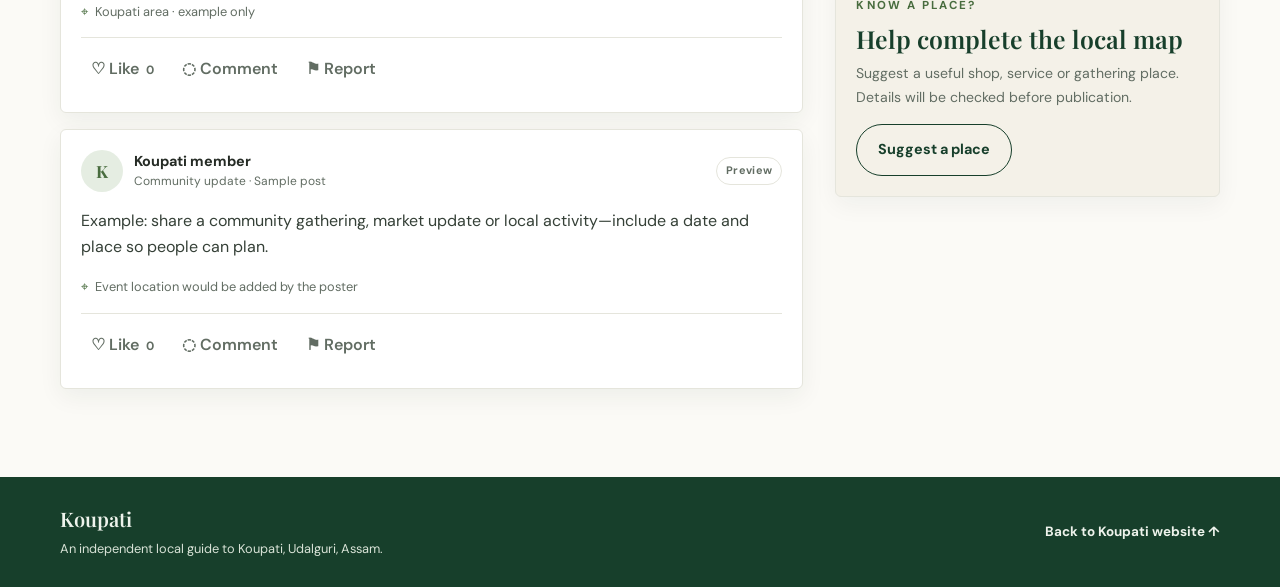
<file: community.html>
<!doctype html>
<html lang="en">
<head>
  <meta charset="utf-8">
  <meta name="viewport" content="width=device-width, initial-scale=1">
  <meta name="theme-color" content="#173f2b">
  <title>Koupati Community | Local stories, photos & useful places</title>
  <meta name="description" content="A preview of Koupati Community: share local moments, ask questions and discover useful places around Koupati, Udalguri, Assam.">
  <meta name="robots" content="noindex,follow">
  <link rel="canonical" href="https://koupati.vercel.app/community.html">
  <link rel="preconnect" href="https://fonts.googleapis.com">
  <link rel="preconnect" href="https://fonts.gstatic.com" crossorigin>
  <link href="https://fonts.googleapis.com/css2?family=DM+Sans:wght@400;500;600;700&family=Playfair+Display:wght@500;600;700&family=Noto+Sans+Assamese:wght@400;500;600;700&display=swap" rel="stylesheet" media="print" onload="this.media='all'">
  <noscript><link href="https://fonts.googleapis.com/css2?family=DM+Sans:wght@400;500;600;700&family=Playfair+Display:wght@500;600;700&family=Noto+Sans+Assamese:wght@400;500;600;700&display=swap" rel="stylesheet"></noscript>
  <link rel="stylesheet" href="styles-home.css">
  <link rel="stylesheet" href="community.css">
</head>
<body>
  <a class="skip-link" href="#main-content">Skip to content</a>
  <div class="topline"><strong>Community preview</strong> · Koupati, Udalguri, Assam · Sample content only</div>
  <header class="site-header">
    <div class="container nav-wrap">
      <a class="brand" href="/" aria-label="Koupati home">
        <img src="images/koupati_logo-optimized.webp" alt="Koupati logo" decoding="async" width="48" height="48">
        <span class="brand-name"><strong><span lang="as">কৌপাতি</span> · Koupati</strong><span>The green destination</span></span>
      </a>
      <nav class="nav-links" aria-label="Main navigation">
        <a href="/">Home</a><a href="about-koupati.html">Explore</a><a href="#local-map">Local map</a><a href="#community-feed" aria-current="page">Community</a>
      </nav>
      <a class="btn btn-primary nav-cta" href="#post-composer">Share a moment</a>
      <button class="menu-toggle" id="menuToggle" aria-label="Open navigation" aria-expanded="false" aria-controls="mobileNav">☰</button>
    </div>
    <nav class="mobile-nav" id="mobileNav" aria-label="Mobile navigation">
      <a href="/">Home</a><a href="about-koupati.html">Explore Koupati</a><a href="#local-map">Local map</a><a href="#community-feed" aria-current="page">Community</a>
    </nav>
  </header>

  <main id="main-content">
    <section class="community-hero">
      <div class="container community-hero-grid">
        <div class="community-hero-copy">
          <span class="eyebrow">A local space for Koupati</span>
          <h1>Koupati <em>Community</em></h1>
          <p>Share a view, ask a local question, or help someone discover a useful place around Koupati.</p>
          <div class="community-actions">
            <button class="btn btn-primary" type="button" data-open-post>Write a post <span aria-hidden="true">↗</span></button>
            <a class="btn community-outline" href="#local-map">Explore the local map</a>
          </div>
          <p class="preview-note"><span class="preview-dot" aria-hidden="true"></span> Design preview — posts and place suggestions are not published or saved.</p>
        </div>
        <div class="community-hero-image">
          <img src="7-optimized.webp" alt="Representative green landscape used for this design preview; exact location not verified" width="826" height="1239" fetchpriority="high">
          <span class="image-caption">A representative landscape · exact location not verified</span>
        </div>
      </div>
    </section>

    <section class="community-section" id="community-feed" aria-labelledby="feed-title">
      <div class="container community-layout">
        <div class="feed-column">
          <div class="section-heading-row">
            <div><span class="eyebrow">Local voices & moments</span><h2 id="feed-title">Community feed</h2></div>
            <button class="btn btn-primary compose-wide" type="button" data-open-post>＋ Share a post</button>
          </div>

          <div class="category-list" role="group" aria-label="Filter community posts">
            <button class="category-chip is-active" type="button" data-filter="all" aria-pressed="true">All posts</button>
            <button class="category-chip" type="button" data-filter="nature" aria-pressed="false">Nature</button>
            <button class="category-chip" type="button" data-filter="questions" aria-pressed="false">Questions</button>
            <button class="category-chip" type="button" data-filter="events" aria-pressed="false">Events</button>
            <button class="category-chip" type="button" data-filter="local" aria-pressed="false">Local places</button>
          </div>

          <div id="post-list" class="post-list" aria-live="polite">
            <article class="community-post" data-category="nature">
              <div class="post-topline"><div class="member-avatar" aria-hidden="true">K</div><div class="post-author"><strong>Koupati member</strong><span>Nature · Sample post</span></div><span class="post-badge">Preview</span></div>
              <p class="post-copy">A green moment to brighten the day. Share a view from around Koupati and add an area tag if you know the place.</p>
              <figure class="post-photo"><img src="7-optimized.webp" alt="Representative green landscape used in this sample post; exact location not verified" width="826" height="1239" loading="lazy"><figcaption>Representative photo from the website · location not verified</figcaption></figure>
              <div class="post-place">⌖ <span>Area tag will be optional</span></div>
              <div class="post-actions"><button type="button" class="post-action" data-like>♡ <span>Like</span> <b>0</b></button><button type="button" class="post-action" data-comments>◌ <span>Comment</span></button><button type="button" class="post-action" data-report>⚑ <span>Report</span></button></div>
              <div class="comment-panel" hidden><p>Comments will appear here in the live app.</p></div>
            </article>

            <article class="community-post" data-category="questions">
              <div class="post-topline"><div class="member-avatar member-avatar-gold" aria-hidden="true">?</div><div class="post-author"><strong>Koupati member</strong><span>Question · Sample post</span></div><span class="post-badge">Preview</span></div>
              <p class="post-copy">Example: “Which nearby shop keeps school supplies?” Local questions can help neighbours share useful recommendations.</p>
              <div class="post-place">⌖ <span>Koupati area · example only</span></div>
              <div class="post-actions"><button type="button" class="post-action" data-like>♡ <span>Like</span> <b>0</b></button><button type="button" class="post-action" data-comments>◌ <span>Comment</span></button><button type="button" class="post-action" data-report>⚑ <span>Report</span></button></div>
              <div class="comment-panel" hidden><p>Comments will appear here in the live app.</p></div>
            </article>

            <article class="community-post" data-category="events">
              <div class="post-topline"><div class="member-avatar member-avatar-leaf" aria-hidden="true">K</div><div class="post-author"><strong>Koupati member</strong><span>Community update · Sample post</span></div><span class="post-badge">Preview</span></div>
              <p class="post-copy">Example: share a community gathering, market update or local activity—include a date and place so people can plan.</p>
              <div class="post-place">⌖ <span>Event location would be added by the poster</span></div>
              <div class="post-actions"><button type="button" class="post-action" data-like>♡ <span>Like</span> <b>0</b></button><button type="button" class="post-action" data-comments>◌ <span>Comment</span></button><button type="button" class="post-action" data-report>⚑ <span>Report</span></button></div>
              <div class="comment-panel" hidden><p>Comments will appear here in the live app.</p></div>
            </article>
          </div>
        </div>

        <aside class="community-aside">
          <section class="map-card" id="local-map" aria-labelledby="map-title">
            <div class="aside-heading"><span class="eyebrow">Discover nearby</span><h2 id="map-title">Koupati local map</h2><p>Useful places will appear here after local details are checked.</p></div>
            <div class="map-preview" role="img" aria-label="Illustrative map preview. No business pins are shown because local listings are not yet verified.">
              <span class="map-label map-label-one">Koupati</span><span class="map-label map-label-two">Udalguri district</span><span class="map-marker" aria-hidden="true">⌖</span><span class="map-preview-caption">Map illustration · not to scale</span>
            </div>
            <div class="map-categories" aria-label="Place categories">
              <span>Groceries</span><span>Health</span><span>Food</span><span>Schools</span><span>Transport</span>
            </div>
            <p class="verification-note">No shops or services are listed as verified in this preview. Each listing should show its source and last-checked date.</p>
            <div class="aside-actions"><a class="btn btn-primary" href="https://www.google.com/maps/search/?api=1&amp;query=Koupati%2C%20Udalguri%2C%20Assam" target="_blank" rel="noopener">Open Google Maps ↗</a><button class="text-button" type="button" data-open-place>Suggest a local place</button></div>
          </section>

          <section class="community-guidelines">
            <span class="eyebrow">A welcoming space</span><h2>Community guidelines</h2>
            <ul><li>Be kind and useful to neighbours.</li><li>Share only photos you own or have permission to post.</li><li>Keep private addresses and personal details out of posts.</li></ul>
            <p>In the live version, members can report posts and moderators can review them.</p>
          </section>

          <section class="community-join-card">
            <span class="eyebrow">Know a place?</span><h2>Help complete the local map</h2><p>Suggest a useful shop, service or gathering place. Details will be checked before publication.</p>
            <button class="btn community-outline" type="button" data-open-place>Suggest a place</button>
          </section>
        </aside>
      </div>
    </section>
  </main>

  <footer class="site-footer community-footer"><div class="container"><div><strong>Koupati</strong><p>An independent local guide to Koupati, Udalguri, Assam.</p></div><a href="/">Back to Koupati website ↑</a></div></footer>

  <nav class="community-bottom-nav" aria-label="Community navigation">
    <a href="/" aria-label="Home">⌂<span>Home</span></a><a href="#local-map" aria-label="Map">⌖<span>Map</span></a><a class="is-current" href="#community-feed" aria-current="page" aria-label="Community">◉<span>Community</span></a><a href="about-koupati.html" aria-label="Explore">◌<span>Explore</span></a>
  </nav>

  <dialog class="community-dialog" id="post-dialog" aria-labelledby="post-dialog-title">
    <form method="dialog" class="dialog-dismiss"><button aria-label="Close post dialog">×</button></form>
    <form id="post-form" class="dialog-content">
      <span class="eyebrow">Share with Koupati</span><h2 id="post-dialog-title">Create a community post</h2>
      <p class="dialog-hint">Preview only: this post will appear in this browser session and will not be sent to the website.</p>
      <label for="post-category">Post type</label>
      <select id="post-category" name="category"><option value="nature">Nature & photos</option><option value="questions">Question or recommendation</option><option value="events">Event or community update</option><option value="local">Local place</option></select>
      <label for="post-text">What would you like to share?</label>
      <textarea id="post-text" name="text" rows="4" maxlength="400" required placeholder="Share a helpful update or a moment from around Koupati…"></textarea>
      <label class="upload-control" for="post-media"><span>＋ Add a photo or short video</span><small>Preview only; files are not uploaded or saved.</small></label>
      <input id="post-media" name="media" type="file" accept="image/*,video/*">
      <div id="media-preview" class="media-preview" hidden></div>
      <label class="place-tag-control"><input type="checkbox" name="placeTag"> Add an optional general area tag</label>
      <div class="identity-note"><span class="member-avatar" aria-hidden="true">K</span><span><strong>Koupati member</strong><small>Your real name is not shown in this preview.</small></span></div>
      <div class="dialog-actions"><button type="button" class="btn community-outline" data-close-dialog>Cancel</button><button type="submit" class="btn btn-primary">Preview post</button></div>
    </form>
  </dialog>

  <dialog class="community-dialog" id="place-dialog" aria-labelledby="place-dialog-title">
    <form method="dialog" class="dialog-dismiss"><button aria-label="Close suggestion dialog">×</button></form>
    <form id="place-form" class="dialog-content">
      <span class="eyebrow">Help map Koupati</span><h2 id="place-dialog-title">Suggest a useful place</h2>
      <p class="dialog-hint">Preview only: suggestions are not sent or published yet.</p>
      <label for="place-name">Place name</label><input id="place-name" name="placeName" required maxlength="100" placeholder="For example, a local grocery shop">
      <label for="place-type">Category</label><select id="place-type" name="placeType"><option>Grocery & general store</option><option>Health & pharmacy</option><option>Food</option><option>Education</option><option>Transport</option><option>Other useful place</option></select>
      <label for="place-area">Area or village (optional)</label><input id="place-area" name="placeArea" maxlength="80" placeholder="Koupati / nearby area">
      <div class="dialog-actions"><button type="button" class="btn community-outline" data-close-dialog>Cancel</button><button type="submit" class="btn btn-primary">Preview suggestion</button></div>
    </form>
  </dialog>

  <div class="toast" id="toast" role="status" aria-live="polite"></div>
  <script src="community.js" defer></script>
</body>
</html>
</file>
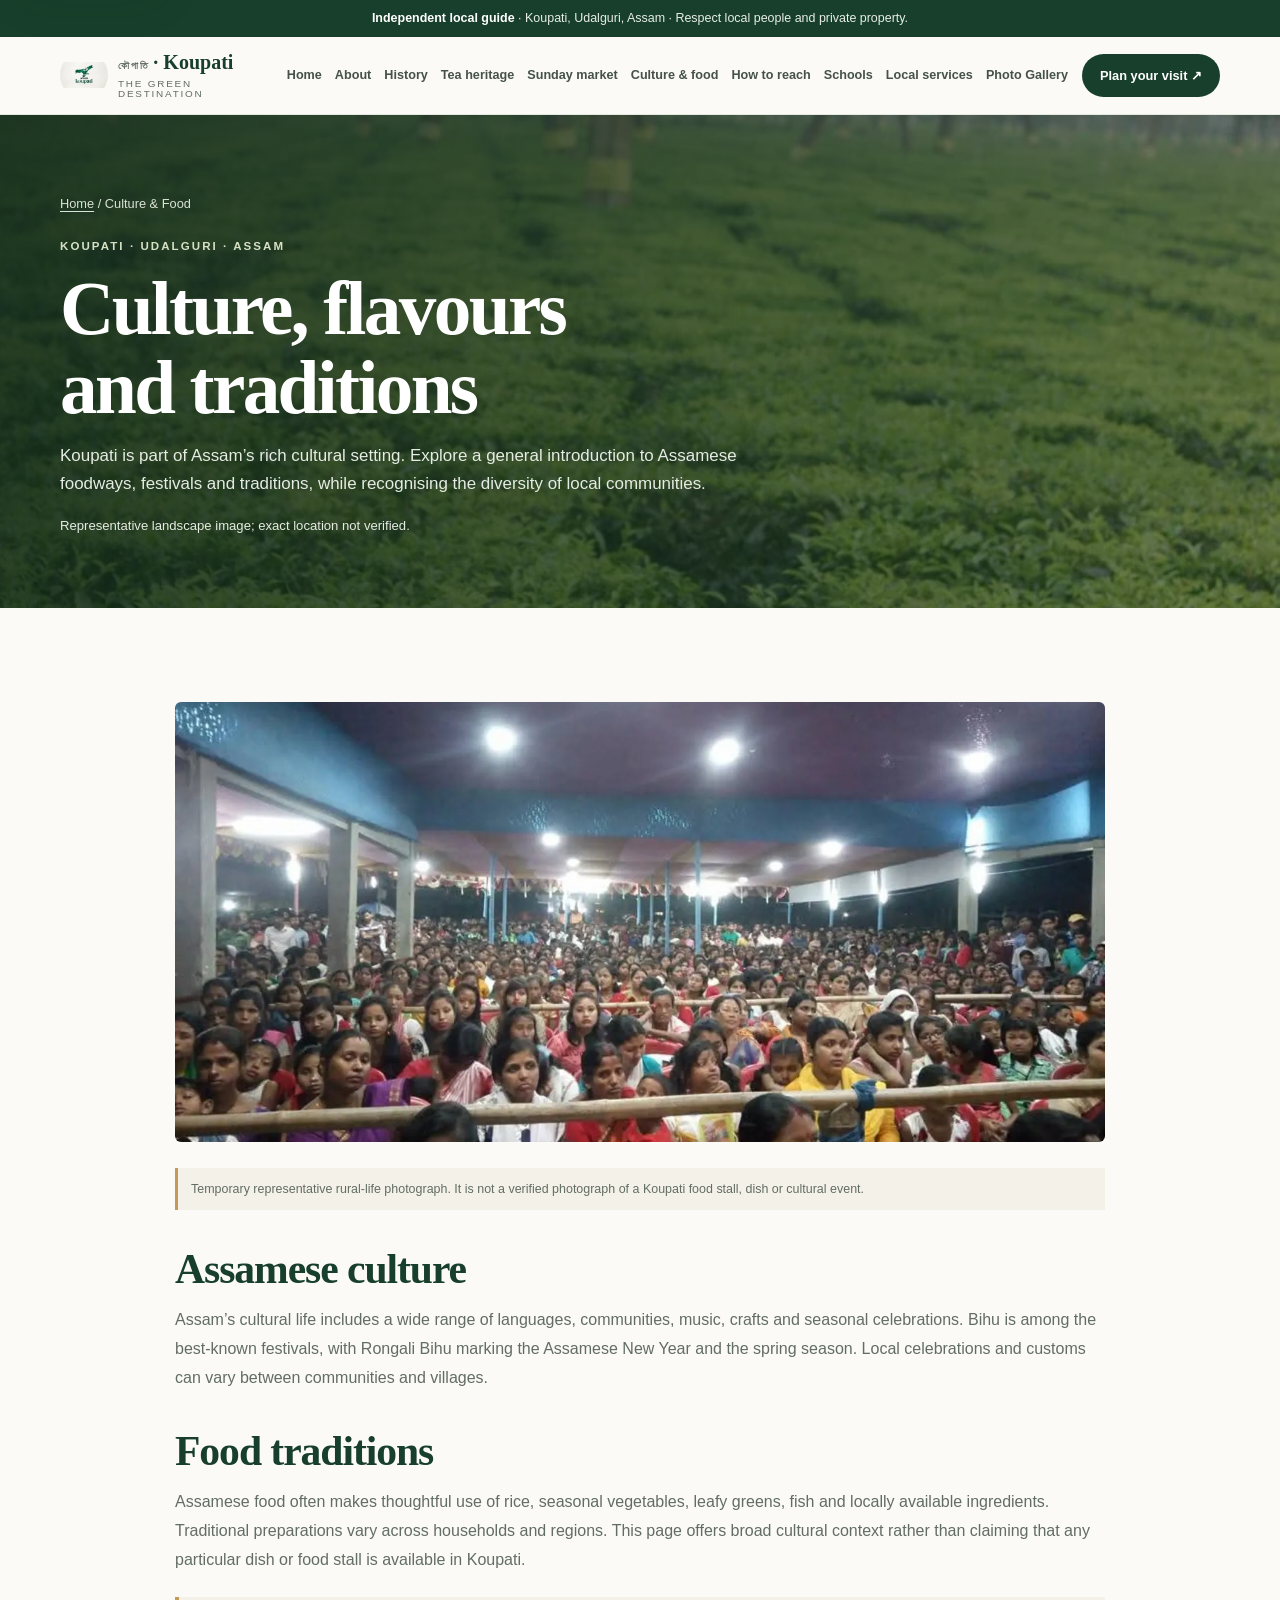
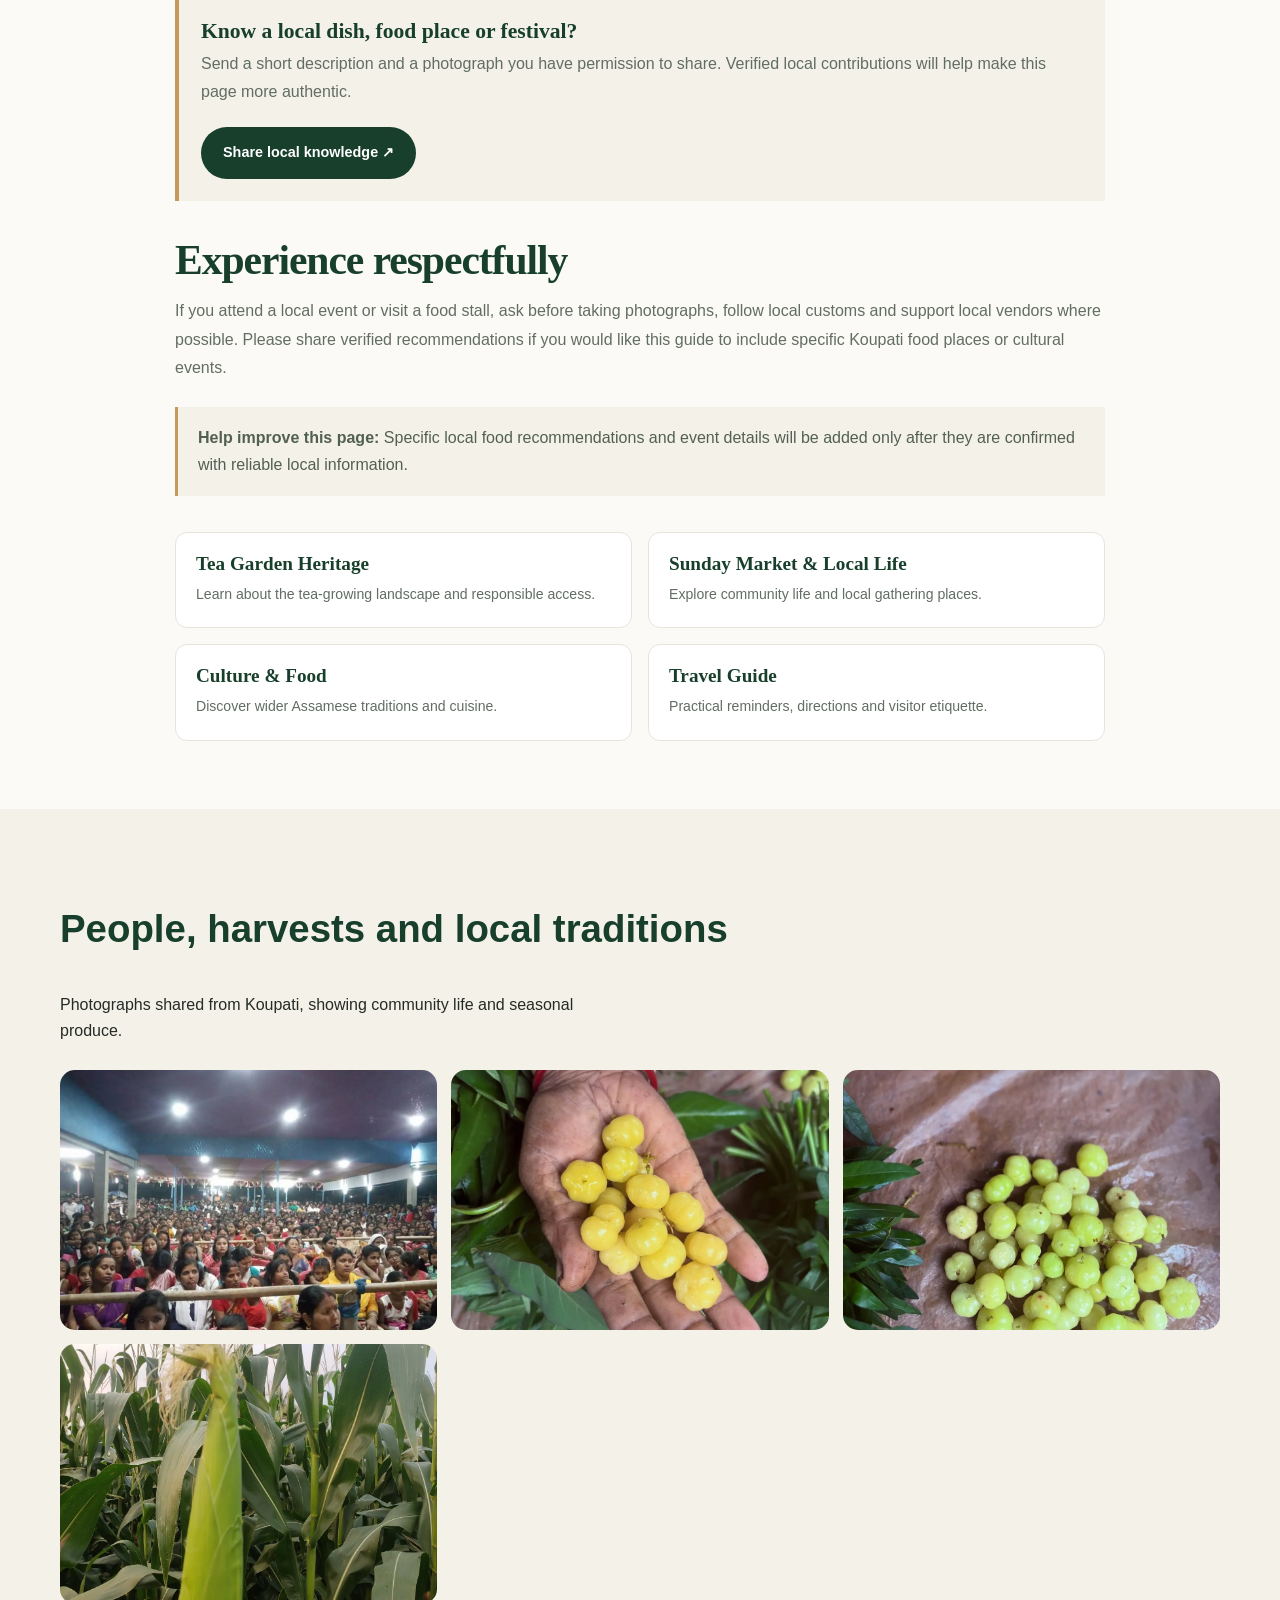
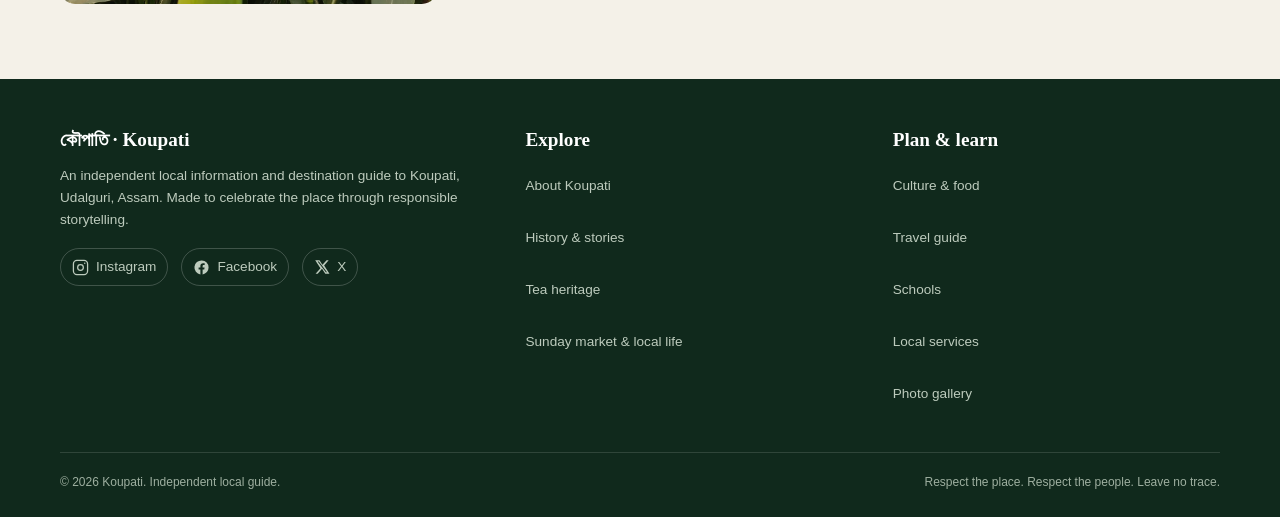
<file: culture-food.html>
<!doctype html><html lang="en" class="scroll-smooth"><head>
  <!-- Google Tag Manager: GTM-TPNJJLPN -->
  <script async src="https://www.googletagmanager.com/gtm.js?id=GTM-TPNJJLPN"></script>
  <script>
    window.dataLayer = window.dataLayer || [];
    function gtag(){dataLayer.push(arguments);}
    gtag("js", new Date());
  </script>
  <!-- End Google Tag Manager --><meta charset="utf-8"><meta name="viewport" content="width=device-width, initial-scale=1"><meta name="theme-color" content="#173f2b"><title>Assamese Culture &amp; Food Around Koupati</title><meta name="description" content="Discover Assamese cultural traditions, festivals and food as context for understanding life around Koupati in Udalguri."><meta name="robots" content="index,follow"><link rel="canonical" href="https://koupati.vercel.app/culture-food.html"><meta property="og:type" content="website"><meta property="og:url" content="https://koupati.vercel.app/culture-food.html"><meta property="og:title" content="Assamese Culture &amp; Food Around Koupati"><meta property="og:description" content="Discover Assamese cultural traditions, festivals and food as context for understanding life around Koupati in Udalguri."><meta property="og:image" content="https://koupati.vercel.app/7-optimized.webp"><link rel="preconnect" href="https://fonts.googleapis.com"><link rel="preconnect" href="https://fonts.gstatic.com" crossorigin><link href="https://fonts.googleapis.com/css2?family=DM+Sans:wght@400;500;600;700&family=Playfair+Display:wght@500;600;700&family=Noto+Sans+Assamese:wght@400;500;600;700&display=swap" rel="stylesheet" media="print" onload="this.media=\'all\'"><noscript><link rel="stylesheet" href="https://fonts.googleapis.com/css2?family=DM+Sans:wght@400;500;600;700&amp;family=Playfair+Display:wght@500;600;700&amp;family=Noto+Sans+Assamese:wght@400;500;600;700&amp;display=swap"></noscript><style>
    :root{--forest:#173f2b;--forest2:#24583c;--leaf:#486c3e;--cream:#f4f1e8;--paper:#fbfaf6;--gold:#c49a56;--ink:#202820;--muted:#687269;--line:#e5e5dc;--white:#fff;--shadow:0 18px 55px rgba(25,48,33,.10)}
    *{box-sizing:border-box}html{scroll-behavior:smooth;scroll-padding-top:88px}body{margin:0;background:var(--paper);color:var(--ink);font-family:'DM Sans','Noto Sans Assamese',sans-serif;line-height:1.65}img{display:block;max-width:100%}a{color:inherit;text-decoration:none}button{font:inherit}.container{width:min(1160px,calc(100% - 40px));margin-inline:auto}.eyebrow{font-size:.72rem;text-transform:uppercase;letter-spacing:.18em;font-weight:700;color:var(--leaf)}.section{padding:92px 0}.section-head{max-width:700px;margin:0 auto 42px;text-align:center}.section-head h2{font:600 clamp(2rem,4vw,3.15rem)/1.13 'Playfair Display',serif;color:var(--forest);margin:10px 0 14px}.section-head p{color:var(--muted);margin:0}.btn{display:inline-flex;align-items:center;justify-content:center;gap:9px;border-radius:999px;padding:13px 21px;font-size:.9rem;font-weight:700;transition:.2s ease;border:1px solid transparent}.btn-primary{background:var(--forest);color:#fff}.btn-primary:hover{background:var(--forest2);transform:translateY(-2px)}.btn-light{background:rgba(255,255,255,.12);border-color:rgba(255,255,255,.55);color:#fff;backdrop-filter:blur(8px)}.btn-light:hover{background:#fff;color:var(--forest)}.topline{background:var(--forest);color:#e8eee6;font-size:.78rem;text-align:center;padding:8px 16px}.topline strong{color:#fff}.site-header{height:78px;position:sticky;top:0;z-index:1000;background:rgba(251,250,246,.94);backdrop-filter:blur(14px);border-bottom:1px solid rgba(23,63,43,.1)}.nav-wrap{height:100%;display:flex;align-items:center;justify-content:space-between;gap:24px}.brand{display:flex;align-items:center;gap:10px;min-width:160px}.brand img{width:48px;height:48px;object-fit:contain;border-radius:50%}.brand-name{display:flex;flex-direction:column;line-height:1.05}.brand-name strong{font:700 1.25rem 'Playfair Display',serif;color:var(--forest)}.brand-name span{font-size:.62rem;letter-spacing:.18em;text-transform:uppercase;color:var(--muted);margin-top:5px}.nav-links{display:flex;align-items:center;gap:22px;font-size:.83rem;font-weight:600;color:#465249}.nav-links a:hover,.nav-links button:hover{color:var(--leaf)}.nav-links button{border:0;background:none;color:inherit;cursor:pointer;font-weight:600}.nav-cta{white-space:nowrap;padding:10px 17px;font-size:.8rem}.menu-toggle{display:none;background:none;border:1px solid var(--line);border-radius:12px;padding:9px;color:var(--forest);font-size:1.25rem}.mobile-nav{display:none;background:var(--paper);border-top:1px solid var(--line);padding:12px 20px 20px;box-shadow:var(--shadow)}.mobile-nav.open{display:grid;gap:3px}.mobile-nav a,.mobile-nav button{padding:11px 4px;border:0;border-bottom:1px solid var(--line);background:none;text-align:left;font-weight:600;color:var(--forest)}
    .hero{min-height:690px;position:relative;display:flex;align-items:center;overflow:hidden;background:#14291e;color:white}.hero:before{content:"";position:absolute;inset:0;background:linear-gradient(90deg,rgba(9,28,17,.82),rgba(9,28,17,.47) 55%,rgba(9,28,17,.12)),linear-gradient(0deg,rgba(9,28,17,.35),transparent 55%);z-index:1}.hero-bg{position:absolute;inset:0;width:100%;height:100%;object-fit:cover;object-position:center 48%;animation:slowzoom 18s ease-in-out infinite alternate}.hero-content{position:relative;z-index:2;padding:100px 0 110px;max-width:760px}.hero-kicker{display:inline-flex;align-items:center;gap:9px;padding:7px 13px;border:1px solid rgba(255,255,255,.35);border-radius:999px;background:rgba(255,255,255,.1);font-size:.75rem;letter-spacing:.06em;color:#f1f3eb}.hero-kicker i{width:7px;height:7px;border-radius:50%;background:#c7d7a2}.hero h1{font:600 clamp(3.1rem,7.4vw,6.4rem)/.99 'Playfair Display',serif;letter-spacing:-.035em;margin:25px 0 10px}.hero h1 span{display:block;color:#e4d6b7;font:500 clamp(1.65rem,3vw,2.45rem)/1.3 'Noto Sans Assamese','Playfair Display',serif;letter-spacing:0;margin-top:14px}.hero-copy{font-size:clamp(1rem,1.7vw,1.17rem);color:#e7ece5;max-width:620px;margin:23px 0 30px}.hero-actions{display:flex;flex-wrap:wrap;gap:12px}.hero-note{margin-top:48px;color:#e4e9e1;font-size:.8rem;display:flex;align-items:center;gap:12px}.hero-note:before{content:"";width:42px;height:1px;background:var(--gold)}@keyframes slowzoom{to{transform:scale(1.06)}}
    .intro{background:var(--cream);padding:30px 0}.intro-grid{display:grid;grid-template-columns:repeat(3,1fr);gap:24px}.intro-item{padding:12px 20px;border-right:1px solid #d8d9ce}.intro-item:last-child{border:0}.intro-item b{display:block;color:var(--forest);font:600 1.25rem 'Playfair Display',serif}.intro-item span{font-size:.82rem;color:var(--muted)}
    .about-grid{display:grid;grid-template-columns:1fr 1fr;gap:62px;align-items:center}.about-photo{position:relative}.about-photo img{width:100%;height:470px;object-fit:cover;border-radius:5px 90px 5px 5px;box-shadow:var(--shadow)}.photo-label{position:absolute;right:-18px;bottom:25px;background:var(--forest);color:white;padding:18px 22px;max-width:210px;font:500 1.05rem 'Playfair Display',serif;box-shadow:var(--shadow)}.about-copy h2{font:600 clamp(2.1rem,4vw,3.4rem)/1.12 'Playfair Display',serif;color:var(--forest);margin:12px 0 20px}.about-copy p{color:var(--muted);margin:0 0 15px}.text-link{display:inline-flex;align-items:center;gap:8px;color:var(--forest);font-weight:700;margin-top:12px;border-bottom:1px solid var(--gold);padding-bottom:5px}
    .highlights{background:#eef0e8}.cards{display:grid;grid-template-columns:repeat(3,1fr);gap:22px}.feature-card{background:white;border-radius:6px;overflow:hidden;box-shadow:0 8px 30px rgba(28,54,36,.06);transition:.25s}.feature-card:hover{transform:translateY(-5px);box-shadow:var(--shadow)}.feature-card img{width:100%;height:235px;object-fit:cover}.feature-card .card-body{padding:22px}.feature-card h3{font:600 1.35rem 'Playfair Display',serif;color:var(--forest);margin:0 0 8px}.feature-card p{font-size:.9rem;color:var(--muted);margin:0}.heritage{background:var(--forest);color:#fff;position:relative;overflow:hidden}.heritage:after{content:"কৌপাতি";position:absolute;right:-20px;bottom:-75px;font:700 13rem 'Noto Sans Assamese',sans-serif;color:rgba(255,255,255,.035);pointer-events:none}.heritage .section-head h2{color:#fff}.heritage .section-head p{color:#d0ddcf}.heritage-grid{display:grid;grid-template-columns:1.05fr .95fr;gap:44px;align-items:center;position:relative;z-index:1}.heritage-grid img{width:100%;height:430px;object-fit:cover;border-radius:5px 70px 5px 5px}.heritage-copy h3{font:600 2rem 'Playfair Display',serif;margin:0 0 16px}.heritage-copy p{color:#d7e2d6}.heritage-note{border-left:3px solid var(--gold);padding:12px 16px;margin-top:24px;background:rgba(255,255,255,.07);font-size:.86rem;color:#e3eadf}
    .local{background:var(--paper)}.local-grid{display:grid;grid-template-columns:repeat(2,1fr);gap:22px}.local-card{display:grid;grid-template-columns:42% 1fr;background:white;border:1px solid var(--line);min-height:210px}.local-card img{width:100%;height:100%;min-height:210px;object-fit:cover}.local-card div{padding:24px}.local-card h3{font:600 1.3rem 'Playfair Display',serif;color:var(--forest);margin:0 0 8px}.local-card p{color:var(--muted);font-size:.88rem;margin:0}
    .travel{background:var(--cream)}.travel-grid{display:grid;grid-template-columns:repeat(3,1fr);gap:18px}.travel-card{padding:27px;background:#fff;border:1px solid #e7e5db}.travel-icon{width:44px;height:44px;border-radius:50%;display:grid;place-items:center;background:#eaf0e6;color:var(--forest);font-size:1.2rem;margin-bottom:17px}.travel-card h3{font:600 1.25rem 'Playfair Display',serif;color:var(--forest);margin:0 0 8px}.travel-card p{font-size:.88rem;color:var(--muted);margin:0}.travel-disclaimer{font-size:.8rem;color:#687269;background:#fff;border-left:3px solid var(--gold);padding:13px 16px;margin-top:20px}
    .gallery{background:var(--paper)}.gallery-grid{display:grid;grid-template-columns:repeat(4,1fr);grid-auto-rows:210px;gap:12px}.gallery-item{border:0;padding:0;position:relative;overflow:hidden;cursor:zoom-in;background:#dfe5da}.gallery-item:first-child{grid-column:span 2;grid-row:span 2}.gallery-item:nth-child(6){grid-column:span 2}.gallery-item img{width:100%;height:100%;object-fit:cover;transition:transform .5s}.gallery-item:hover img{transform:scale(1.06)}.gallery-item:after{content:"View photo ↗";position:absolute;left:14px;bottom:13px;background:rgba(17,45,29,.78);color:#fff;font-size:.72rem;padding:6px 10px;border-radius:99px;opacity:0;transition:.2s}.gallery-item:hover:after,.gallery-item:focus-visible:after{opacity:1}.gallery-caption{text-align:center;color:var(--muted);font-size:.78rem;margin-top:17px}
    .map-section{background:#eef0e8}.map-layout{display:grid;grid-template-columns:.8fr 1.2fr;gap:34px;align-items:stretch}.map-copy{padding:24px 0}.map-copy h2{font:600 2.7rem/1.1 'Playfair Display',serif;color:var(--forest);margin:10px 0 18px}.map-copy p{color:var(--muted)}#leafletMap{height:390px;border-radius:5px;z-index:1;box-shadow:var(--shadow);border:5px solid #fff}.map-actions{display:flex;flex-wrap:wrap;gap:10px;margin-top:22px}.map-actions .btn{font-size:.8rem;padding:11px 15px}.map-caveat{font-size:.76rem;color:#6b746b;margin-top:14px}
    .faq{background:var(--paper)}.faq-list{max-width:820px;margin:auto}.faq details{background:#fff;border:1px solid var(--line);margin:10px 0;padding:0 20px}.faq summary{cursor:pointer;list-style:none;padding:18px 30px 18px 0;font-weight:700;color:var(--forest);position:relative}.faq summary::-webkit-details-marker{display:none}.faq summary:after{content:"+";position:absolute;right:0;top:15px;font-size:1.4rem;color:var(--leaf)}.faq details[open] summary:after{content:"−"}.faq details p{color:var(--muted);font-size:.9rem;margin:0;padding:0 0 18px}
    .cta-band{background:var(--forest);color:#fff;padding:68px 0;text-align:center}.cta-band h2{font:600 clamp(2.1rem,4vw,3.3rem) 'Playfair Display',serif;margin:0 0 12px}.cta-band p{color:#dce5d9;margin:0 auto 24px;max-width:600px}.cta-band .btn{background:var(--cream);color:var(--forest)}.footer{background:#10291c;color:#d9e2d7;padding:50px 0 25px}.footer-grid{display:grid;grid-template-columns:1.3fr 1fr 1fr;gap:40px}.footer h3{font:600 1.2rem 'Playfair Display',serif;color:#fff;margin:0 0 14px}.footer p,.footer a{font-size:.85rem;color:#bdcbbd}.footer a:hover{color:#fff}.footer-links{display:grid;gap:8px}.footer-bottom{border-top:1px solid rgba(255,255,255,.13);margin-top:35px;padding-top:20px;display:flex;justify-content:space-between;gap:15px;font-size:.75rem;color:#9eafa0}.socials{display:flex;gap:13px;margin-top:16px}.socials a{border:1px solid rgba(255,255,255,.2);padding:7px 11px;border-radius:99px}.modal{position:fixed;inset:0;z-index:2000;background:rgba(7,20,12,.86);display:none;align-items:center;justify-content:center;padding:20px}.modal.open{display:flex}.modal img{max-width:min(100%,1100px);max-height:85vh;object-fit:contain;box-shadow:0 20px 80px #000}.modal-close{position:absolute;top:20px;right:22px;background:#fff;color:#173f2b;border:0;border-radius:50%;width:42px;height:42px;font-size:1.5rem;cursor:pointer}.about-modal-card{background:#fff;color:var(--ink);max-width:480px;padding:34px;border-radius:8px;text-align:center;position:relative}.about-modal-card img{width:116px;height:116px;object-fit:cover;border-radius:50%;margin:0 auto 18px}.about-modal-card h2{font:600 1.8rem 'Playfair Display',serif;color:var(--forest);margin:0}.about-modal-card p{color:var(--muted);font-size:.9rem}.to-top{position:fixed;right:18px;bottom:18px;z-index:900;background:var(--forest);color:white;width:44px;height:44px;border-radius:50%;display:grid;place-items:center;box-shadow:var(--shadow);opacity:0;pointer-events:none;transition:.2s}.to-top.show{opacity:1;pointer-events:auto}
    @media(max-width:980px){.nav-links{gap:13px;font-size:.77rem}.nav-cta{display:none}.about-grid{gap:35px}.gallery-grid{grid-template-columns:repeat(3,1fr)}}
    @media(max-width:760px){.container{width:min(100% - 32px,600px)}.section{padding:68px 0}.site-header{height:70px}.nav-links,.nav-wrap>.nav-cta{display:none}.menu-toggle{display:block}.brand img{width:42px;height:42px}.hero{min-height:650px}.hero-content{padding:90px 0}.hero:before{background:linear-gradient(90deg,rgba(9,28,17,.78),rgba(9,28,17,.34)),linear-gradient(0deg,rgba(9,28,17,.4),transparent)}.intro-grid{grid-template-columns:1fr;gap:8px}.intro-item{border-right:0;border-bottom:1px solid #d8d9ce;padding:12px 5px}.intro-item:last-child{border:0}.about-grid,.heritage-grid,.map-layout{grid-template-columns:1fr;gap:30px}.about-photo img{height:360px}.photo-label{right:0}.cards,.travel-grid{grid-template-columns:1fr}.feature-card img{height:220px}.heritage-grid img{height:310px}.local-grid{grid-template-columns:1fr}.local-card{grid-template-columns:38% 1fr;min-height:175px}.local-card img{min-height:175px}.local-card div{padding:17px}.gallery-grid{grid-template-columns:repeat(2,1fr);grid-auto-rows:165px;gap:8px}.gallery-item:first-child{grid-column:span 2;grid-row:span 2}.gallery-item:nth-child(6){grid-column:span 1}.map-copy{padding:0}#leafletMap{height:330px}.footer-grid{grid-template-columns:1fr 1fr;gap:28px}.footer-grid>div:first-child{grid-column:span 2}.footer-bottom{flex-direction:column}.section-head{margin-bottom:32px}}
    @media(max-width:390px){.hero h1{font-size:2.8rem}.local-card{grid-template-columns:1fr}.local-card img{height:170px}.footer-grid{grid-template-columns:1fr}.footer-grid>div:first-child{grid-column:auto}}
    @media(prefers-reduced-motion:reduce){*,*:before,*:after{scroll-behavior:auto!important;animation:none!important;transition:none!important}}
  

.page-hero{background:linear-gradient(110deg,rgba(12,37,23,.88),rgba(12,37,23,.48)),url('7-optimized.webp') center/cover;color:#fff;padding:78px 0 72px}.page-hero .container{max-width:1160px}.page-hero h1{font:600 clamp(2.6rem,6vw,4.7rem)/1.05 'Playfair Display',serif;margin:12px 0 14px;max-width:850px}.page-hero p{max-width:720px;color:#e5ece3;font-size:1.06rem;margin:0}.breadcrumb{font-size:.8rem;color:#d8e2d6;margin-bottom:18px}.breadcrumb a{text-decoration:underline;text-underline-offset:3px}.page-content{padding:68px 0}.content-wrap{max-width:900px;margin:auto}.content-wrap h2{font:600 clamp(1.8rem,3.5vw,2.6rem)/1.15 'Playfair Display',serif;color:var(--forest);margin:36px 0 12px}.content-wrap h3{font:600 1.35rem 'Playfair Display',serif;color:var(--forest);margin:24px 0 8px}.content-wrap p,.content-wrap li{color:var(--muted)}.content-wrap p{margin:0 0 16px}.content-wrap ul{padding-left:22px}.content-image{width:100%;max-height:440px;object-fit:cover;margin:26px 0;border-radius:6px}.note-box{padding:18px 20px;background:var(--cream);border-left:3px solid var(--gold);margin:24px 0;color:#526052}.page-links{display:grid;grid-template-columns:repeat(2,1fr);gap:16px;margin-top:36px}.page-link{background:#fff;border:1px solid var(--line);padding:20px}.page-link strong{display:block;color:var(--forest);font:600 1.2rem 'Playfair Display',serif;margin-bottom:6px}.page-link span{color:var(--muted);font-size:.88rem}.page-nav-active{color:var(--leaf)!important}.page-content .btn{margin-top:8px}.site-header{z-index:1000}.nav-links{gap:15px}.nav-links a{white-space:nowrap}@media(max-width:980px){.nav-links,.nav-cta{display:none}.menu-toggle{display:block}.page-links{grid-template-columns:1fr}}@media(max-width:640px){.page-hero{padding:58px 0}.page-content{padding:48px 0}.container{width:min(100% - 32px,1160px)}}
.skip-link{position:absolute;left:16px;top:-60px;z-index:3000;background:#fff;color:var(--forest);padding:10px 16px;border-radius:0 0 10px 10px;font-weight:700;box-shadow:var(--shadow)}.skip-link:focus{top:0}:focus-visible{outline:3px solid var(--gold);outline-offset:3px}.image-note{font-size:.78rem;color:var(--muted);margin:-14px 0 28px;padding:10px 13px;background:var(--cream);border-left:3px solid var(--gold)}
.koupati-photo-section{padding:56px 0 75px;background:#f4f1e8}.koupati-photo-section h2{color:#173f2b;font-size:clamp(1.7rem,3vw,2.6rem)}.koupati-photo-section p{max-width:65ch}.koupati-photo-grid{display:grid;grid-template-columns:repeat(3,minmax(0,1fr));gap:14px;margin-top:25px}.koupati-photo-grid img{width:100%;height:260px;object-fit:cover;border-radius:15px}@media(max-width:700px){.koupati-photo-grid{grid-template-columns:repeat(2,minmax(0,1fr));gap:10px}.koupati-photo-grid img{height:185px}}
/* Koupati Premium Nature & Heritage design system */
:root{--forest:#173f2b;--forest2:#24583c;--leaf:#71906b;--gold:#c49a56;--paper:#fbfaf6;--cream:#f4f1e8;--ink:#252b25;--muted:#626d63;--line:#e5e5dc;--shadow:0 16px 44px rgba(25,48,33,.09)}
body{background:#fbfaf6;color:#252b25;-webkit-font-smoothing:antialiased}a,button{touch-action:manipulation}a:focus-visible,button:focus-visible{outline:3px solid #c49a56;outline-offset:3px}img{max-width:100%;height:auto}h1,h2,h3{text-wrap:balance}.site-header{background:rgba(251,250,246,.97);backdrop-filter:blur(12px);-webkit-backdrop-filter:blur(12px);border-bottom:1px solid #e4e9de}.nav-wrap{gap:14px}.nav-links{gap:13px!important}.nav-links a{font-size:.79rem;white-space:nowrap}.nav-links a:hover,.nav-links a:focus-visible{color:#176b45}.brand-name strong{color:#173f2b}.btn,.page-link,.feature-card,.local-card,.card{transition:transform .2s ease,box-shadow .2s ease}.btn:hover{transform:translateY(-2px)}.section-head{max-width:780px}.section-head h2,.content-wrap h2{letter-spacing:-.025em}.page-hero{background-position:center;position:relative}.page-hero h1{letter-spacing:-.035em}.content-wrap{max-width:930px}.content-wrap p{line-height:1.8}.page-link,.feature-card{border-radius:12px;overflow:hidden}.page-link:hover,.feature-card:hover{box-shadow:0 16px 40px rgba(23,63,43,.1);transform:translateY(-3px)}.mobile-nav{max-height:calc(100dvh - 70px);overflow-y:auto}.mobile-nav a{min-height:44px;display:flex;align-items:center}.menu-toggle{min-width:44px;min-height:44px}@media(max-width:1180px){.nav-links,.nav-cta{display:none!important}.menu-toggle{display:block!important}}@media(max-width:760px){.container{width:min(100% - 32px,600px)}.page-hero h1{font-size:clamp(2.4rem,10vw,4rem)}.section{padding:64px 0}.btn{min-height:44px}}@media(prefers-reduced-motion:reduce){.btn,.page-link,.feature-card,.local-card,.card{transition:none!important}}

/* Phase 2: stable image geometry, keyboard focus and reduced motion */
.content-image{aspect-ratio:16/10;height:auto;object-fit:cover}
.gallery-item{aspect-ratio:4/3}
.gallery-item img{display:block}
:where(a,button,[role="button"],[tabindex]):focus-visible{outline:3px solid #d8c89b;outline-offset:3px}
@media(prefers-reduced-motion:reduce){html{scroll-behavior:auto!important}*,*::before,*::after{animation-duration:.01ms!important;animation-iteration-count:1!important;transition-duration:.01ms!important}}


/* Site-wide DESIGN.md consistency and touch-target rules */
.menu-toggle{min-width:44px;min-height:44px}.mobile-nav a{min-height:44px;display:flex;align-items:center}.footer-links a{min-height:44px;display:flex;align-items:center}.nav-links a{white-space:nowrap}@media(max-width:760px){.mobile-nav{max-height:calc(100dvh - 70px);overflow-y:auto}}@media(prefers-reduced-motion:reduce){.mobile-nav{scroll-behavior:auto}}

/* Optimized responsive hero and transparent photo note */
.page-hero{background-image:linear-gradient(110deg,rgba(12,37,23,.88),rgba(12,37,23,.48)),url('7-optimized.webp')}
@media(max-width:760px){.page-hero{background-image:linear-gradient(110deg,rgba(12,37,23,.88),rgba(12,37,23,.48)),url('7-mobile.webp')}}
.page-hero .hero-photo-note{font-size:.82rem;color:#e4ebe0;margin-top:18px;line-height:1.5}
</style><script type="application/ld+json">{"@context":"https://schema.org","@graph":[{"@type":"WebPage","name":"Assamese Culture & Food Around Koupati","description":"Discover Assamese cultural traditions, festivals and food as context for understanding life around Koupati in Udalguri.","url":"https://koupati.vercel.app/culture-food.html","isPartOf":{"@type":"WebSite","name":"Koupati","url":"https://koupati.vercel.app/"}},{"@type":"BreadcrumbList","itemListElement":[{"@type":"ListItem","position":1,"name":"Home","item":"https://koupati.vercel.app/"},{"@type":"ListItem","position":2,"name":"Culture & Food","item":"https://koupati.vercel.app/culture-food.html"}]}]}</script><meta name="twitter:card" content="summary_large_image"><meta name="twitter:title" content="Assamese Culture &amp; Food Around Koupati"><meta name="twitter:description" content="Discover Assamese cultural traditions, festivals and food as context for understanding life around Koupati in Udalguri."><meta name="twitter:image" content="https://koupati.vercel.app/7-optimized.webp"></head><body><a class="skip-link" href="#main-content">Skip to content</a><div class="topline"><strong>Independent local guide</strong> · Koupati, Udalguri, Assam · Respect local people and private property.</div>
<header class="site-header"><div class="container nav-wrap"><a class="brand" href="/" aria-label="Koupati home"><img src="images/koupati_logo-optimized.webp" alt="Koupati logo" decoding="async" width="320" height="175"><span class="brand-name"><strong><span lang="as">কৌপাতি</span> · Koupati</strong><span>The green destination</span></span></a><nav class="nav-links" aria-label="Main navigation"><a href="/">Home</a><a href="about-koupati.html">About</a><a href="history-local-stories.html">History</a><a href="tea-garden.html">Tea heritage</a><a href="local-life.html">Sunday market</a><a href="culture-food.html">Culture & food</a><a href="travel-guide.html#transport-options">How to reach</a><a href="education.html">Schools</a><a href="nearby-villages-hospitals.html">Local services</a><a href="gallery.html">Photo Gallery</a></nav><a class="btn btn-primary nav-cta" href="travel-guide.html">Plan your visit ↗</a><button class="menu-toggle" id="menuToggle" aria-label="Open navigation" aria-expanded="false" aria-controls="mobileNav">☰</button></div><nav class="mobile-nav" id="mobileNav" aria-label="Mobile navigation"><a href="/">Home</a><a href="about-koupati.html">About</a><a href="history-local-stories.html">History &amp; Stories</a><a href="tea-garden.html">Tea heritage</a><a href="local-life.html">Sunday market</a><a href="culture-food.html">Culture & food</a><a href="travel-guide.html#transport-options">How to reach</a><a href="education.html">Schools</a><a href="nearby-villages-hospitals.html">Local services</a><a href="gallery.html">Photo Gallery</a></nav></header><main id="main-content"><section class="page-hero"><div class="container"><nav class="breadcrumb" aria-label="Breadcrumb"><a href="/">Home</a> / <span aria-current="page">Culture &amp; Food</span></nav><span class="eyebrow" style="color:#d7e2c5">Koupati · Udalguri · Assam</span><h1>Culture, flavours and traditions</h1><p>Koupati is part of Assam’s rich cultural setting. Explore a general introduction to Assamese foodways, festivals and traditions, while recognising the diversity of local communities.</p><p class="hero-photo-note">Representative landscape image; exact location not verified.</p></div></section><section class="page-content"><div class="container content-wrap"><img class="content-image" src="90386.webp" alt="Community gathering in a village setting" loading="lazy" decoding="async" fetchpriority="low" width="1536" height="864"><p class="image-note">Temporary representative rural-life photograph. It is not a verified photograph of a Koupati food stall, dish or cultural event.</p><h2>Assamese culture</h2><p>Assam’s cultural life includes a wide range of languages, communities, music, crafts and seasonal celebrations. Bihu is among the best-known festivals, with Rongali Bihu marking the Assamese New Year and the spring season. Local celebrations and customs can vary between communities and villages.</p><h2>Food traditions</h2><p>Assamese food often makes thoughtful use of rice, seasonal vegetables, leafy greens, fish and locally available ingredients. Traditional preparations vary across households and regions. This page offers broad cultural context rather than claiming that any particular dish or food stall is available in Koupati.</p><div style="padding:22px;background:var(--cream);border-left:4px solid var(--gold);margin:22px 0"><h3 style="font:600 1.35rem Playfair Display,serif;color:var(--forest);margin:0 0 6px">Know a local dish, food place or festival?</h3><p style="margin:0 0 12px;color:var(--muted)">Send a short description and a photograph you have permission to share. Verified local contributions will help make this page more authentic.</p><a class="btn btn-primary" href="https://www.instagram.com/koupati_official/" target="_blank" rel="noopener noreferrer">Share local knowledge ↗</a></div><h2>Experience respectfully</h2><p>If you attend a local event or visit a food stall, ask before taking photographs, follow local customs and support local vendors where possible. Please share verified recommendations if you would like this guide to include specific Koupati food places or cultural events.</p><div class="note-box"><strong>Help improve this page:</strong> Specific local food recommendations and event details will be added only after they are confirmed with reliable local information.</div><div class="page-links"><a class="page-link" href="tea-garden.html"><strong>Tea Garden Heritage</strong><span>Learn about the tea-growing landscape and responsible access.</span></a><a class="page-link" href="local-life.html"><strong>Sunday Market & Local Life</strong><span>Explore community life and local gathering places.</span></a><a class="page-link" href="culture-food.html"><strong>Culture & Food</strong><span>Discover wider Assamese traditions and cuisine.</span></a><a class="page-link" href="travel-guide.html"><strong>Travel Guide</strong><span>Practical reminders, directions and visitor etiquette.</span></a></div></div></section><section class="koupati-photo-section" aria-label="Authentic Koupati photo collection"><div class="container"><h2>People, harvests and local traditions</h2><p>Photographs shared from Koupati, showing community life and seasonal produce.</p><div class="koupati-photo-grid"><img src="90386.webp" alt="Community and local market photograph" loading="lazy" decoding="async" onerror="this.hidden=true" fetchpriority="low" width="1536" height="864"><img src="90374.webp" alt="Community and local market photograph" loading="lazy" decoding="async" onerror="this.hidden=true" fetchpriority="low" width="1152" height="1536"><img src="90375.webp" alt="Community and local market photograph" loading="lazy" decoding="async" onerror="this.hidden=true" fetchpriority="low" width="1153" height="1536"><img src="90510.webp" alt="Community and local market photograph" loading="lazy" decoding="async" onerror="this.hidden=true" fetchpriority="low" width="1152" height="1536"></div></div></section></main><footer class="footer"><div class="container"><div class="footer-grid"><div><h3><span lang="as">কৌপাতি</span> · Koupati</h3><p>An independent local information and destination guide to Koupati, Udalguri, Assam. Made to celebrate the place through responsible storytelling.</p><div class="socials" style="flex-wrap:wrap"><a href="https://www.instagram.com/koupati_official/" target="_blank" rel="noopener noreferrer" aria-label="Koupati on Instagram" style="display:inline-flex;align-items:center;gap:7px"><svg aria-hidden="true" width="17" height="17" viewBox="0 0 24 24" fill="none" stroke="currentColor" stroke-width="1.8" stroke-linecap="round" stroke-linejoin="round"><rect x="2" y="2" width="20" height="20" rx="5"/><circle cx="12" cy="12" r="4"/><circle cx="18" cy="6" r="1" fill="currentColor" stroke="none"/></svg><span>Instagram</span></a><a href="https://www.facebook.com/infokoupati" target="_blank" rel="noopener noreferrer" aria-label="Koupati on Facebook" style="display:inline-flex;align-items:center;gap:7px"><svg aria-hidden="true" width="17" height="17" viewBox="0 0 24 24" fill="currentColor"><path d="M22 12a10 10 0 1 0-11.56 9.88v-6.99H7.9V12h2.54V9.8c0-2.5 1.49-3.89 3.78-3.89 1.09 0 2.23.2 2.23.2v2.46H15.2c-1.24 0-1.63.77-1.63 1.56V12h2.77l-.44 2.89h-2.33v6.99A10 10 0 0 0 22 12Z"/></svg><span>Facebook</span></a><a href="https://x.com/KoupatiOfficial" target="_blank" rel="noopener noreferrer" aria-label="Koupati on X" style="display:inline-flex;align-items:center;gap:7px"><svg aria-hidden="true" width="16" height="16" viewBox="0 0 24 24" fill="currentColor"><path d="M18.9 2H22l-6.8 7.77L23.2 22h-6.26l-4.9-7.43L5.54 22H2.4l7.27-8.31L1.8 2h6.42l4.43 6.77L18.9 2Zm-1.1 18h1.73L7.28 3.89H5.42L17.8 20Z"/></svg><span>X</span></a></div></div><div><h3>Explore</h3><div class="footer-links"><a href="about-koupati.html">About Koupati</a><a href="history-local-stories.html">History &amp; stories</a><a href="tea-garden.html">Tea heritage</a><a href="local-life.html">Sunday market & local life</a></div></div><div><h3>Plan & learn</h3><div class="footer-links"><a href="culture-food.html">Culture & food</a><a href="travel-guide.html">Travel guide</a><a href="education.html">Schools</a><a href="nearby-villages-hospitals.html">Local services</a><a href="gallery.html">Photo gallery</a></div></div></div><div class="footer-bottom"><span>© <span id="year"></span> Koupati. Independent local guide.</span><span>Respect the place. Respect the people. Leave no trace.</span></div></div></footer>
<script>const t=document.getElementById('menuToggle'),m=document.getElementById('mobileNav');if(t&&m){const closeMenu=(restore=false)=>{m.classList.remove('open');t.setAttribute('aria-expanded','false');t.setAttribute('aria-label','Open navigation');if(restore)t.focus()};t.addEventListener('click',()=>{if(m.classList.contains('open'))closeMenu();else{m.classList.add('open');t.setAttribute('aria-expanded','true');t.setAttribute('aria-label','Close navigation')}});m.querySelectorAll('a').forEach(a=>a.addEventListener('click',()=>closeMenu()));document.addEventListener('keydown',e=>{if(e.key==='Escape'&&m.classList.contains('open'))closeMenu(true)});document.addEventListener('pointerdown',e=>{if(m.classList.contains('open')&&!m.contains(e.target)&&!t.contains(e.target))closeMenu()})}document.getElementById('year').textContent=new Date().getFullYear();</script></body></html>
</file>
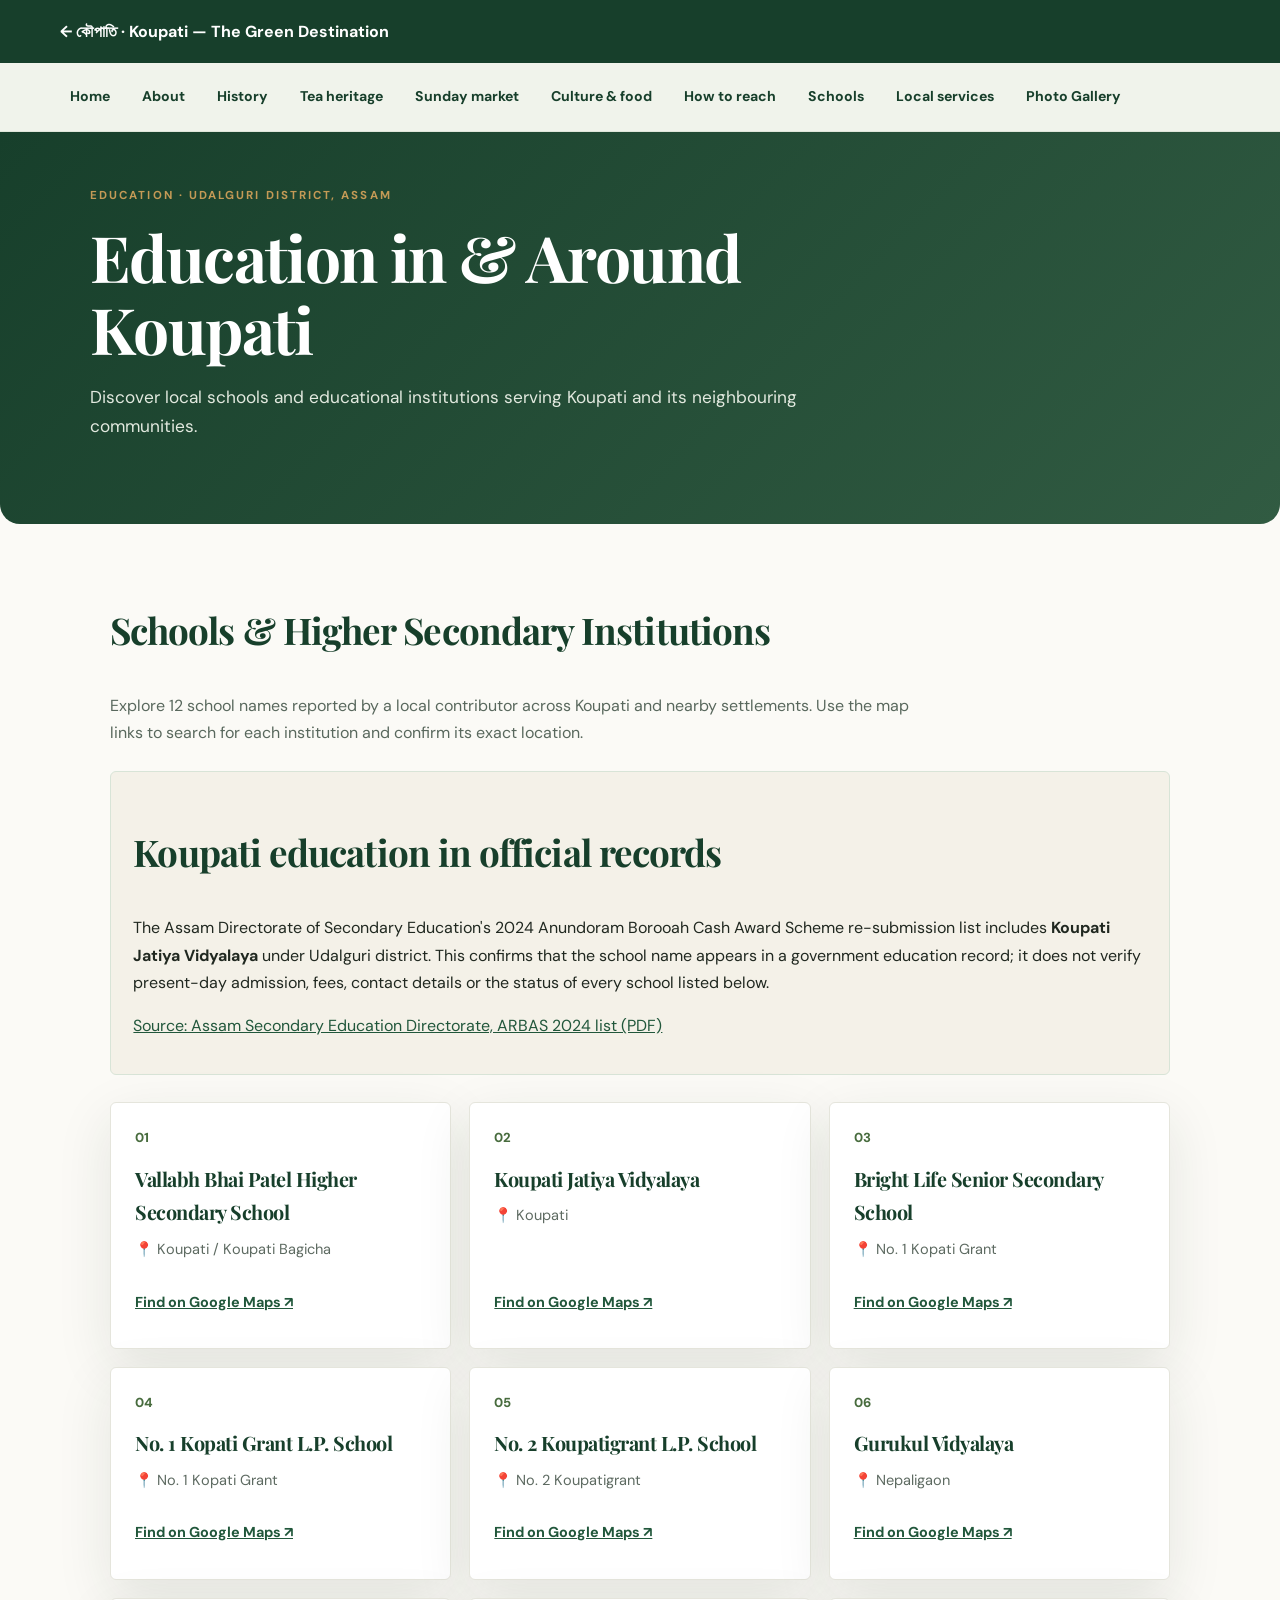
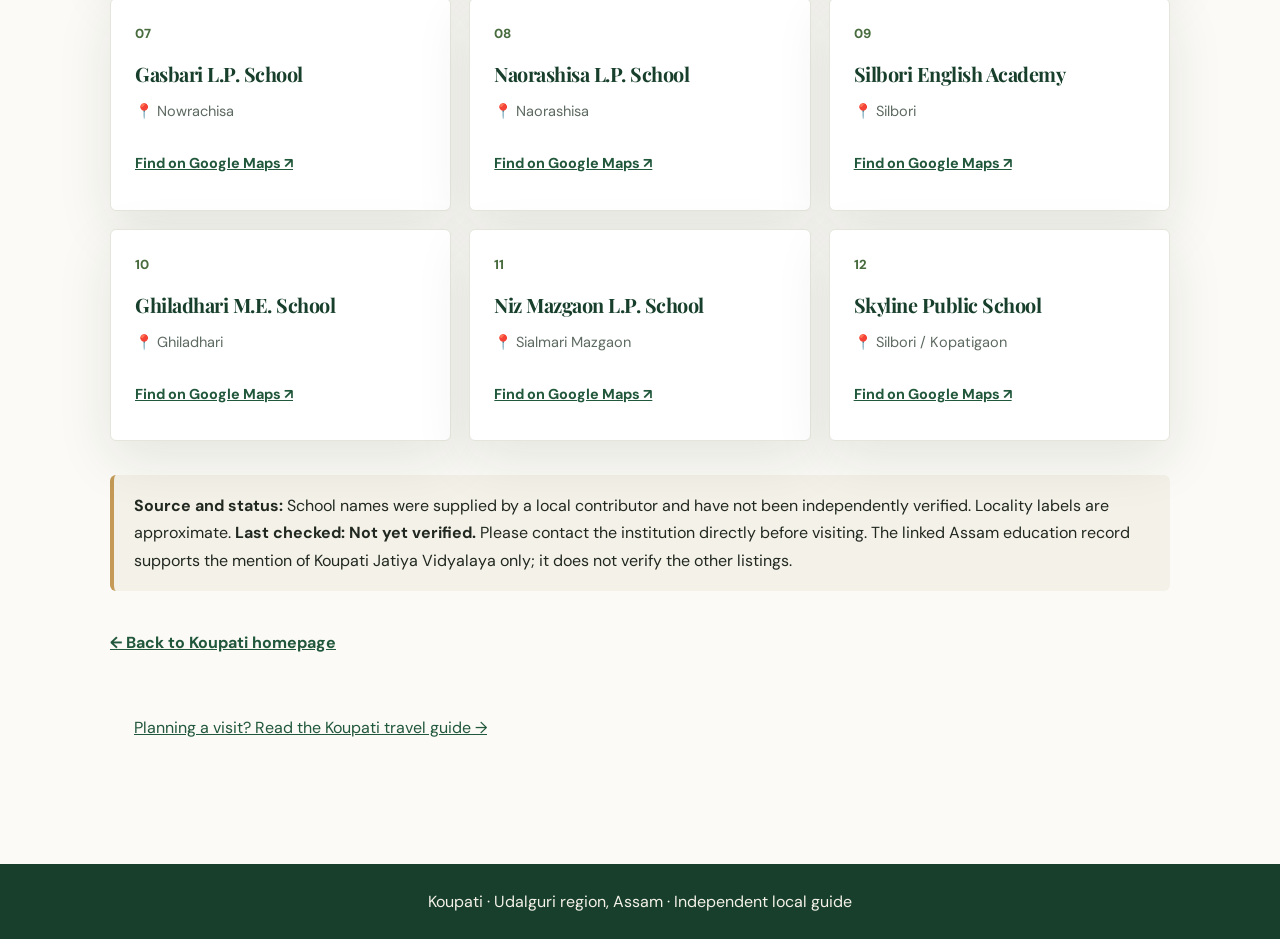
<file: education.html>
<!doctype html><html lang="en"><head>
  <!-- Google Tag Manager: GTM-TPNJJLPN -->
  <script async src="https://www.googletagmanager.com/gtm.js?id=GTM-TPNJJLPN"></script>
  <script>
    window.dataLayer = window.dataLayer || [];
    function gtag(){dataLayer.push(arguments);}
    gtag("js", new Date());
  </script>
  <!-- End Google Tag Manager --><meta charset="utf-8"><meta name="viewport" content="width=device-width,initial-scale=1"><title>Schools &amp; Education Near Koupati, Udalguri district, Assam</title><meta name="description" content="Explore 12 school names reported by a local contributor in and around Koupati, Udalguri district, Assam. Verify details before visiting."><link rel="canonical" href="https://koupati.vercel.app/education.html"><meta name="theme-color" content="#173f2b"><meta property="og:type" content="website"><meta property="og:url" content="https://koupati.vercel.app/education.html"><meta property="og:title" content="Schools & Education Near Koupati, Udalguri district, Assam"><meta property="og:description" content="Explore 12 school names reported by a local contributor in and around Koupati, Udalguri district, Assam. Verify details before visiting."><meta property="og:image" content="https://koupati.vercel.app/7-optimized.webp"><meta name="twitter:card" content="summary_large_image"><link rel="preconnect" href="https://fonts.googleapis.com"><link rel="preconnect" href="https://fonts.gstatic.com" crossorigin><link href="https://fonts.googleapis.com/css2?family=DM+Sans:wght@400;500;600;700&family=Noto+Sans+Assamese:wght@400;500;600;700&family=Playfair+Display:wght@500;600;700&display=swap" rel="stylesheet" media="print" onload="this.media='all'"><noscript><link rel="stylesheet" href="https://fonts.googleapis.com/css2?family=DM+Sans:wght@400;500;600;700&family=Noto+Sans+Assamese:wght@400;500;600;700&family=Playfair+Display:wght@500;600;700&display=swap"></noscript><style>:root{--forest:#173f2b;--forest2:#24583c;--leaf:#486c3e;--cream:#f4f1e8;--paper:#fbfaf6;--gold:#c49a56;--ink:#202820;--muted:#687269;--line:#e5e5dc;--white:#fff;--shadow:0 18px 55px rgba(25,48,33,.10)}*{box-sizing:border-box}body{margin:0;font-family:system-ui,-apple-system,Segoe UI,sans-serif;color:#25392e;background:#faf9f4;line-height:1.55}a{color:#21573b}header{background:var(--forest);padding:20px max(20px,calc((100vw - 1100px)/2))}header a{color:white;text-decoration:none;font-weight:700}.hero{background:var(--forest);color:white;padding:54px 20px 65px}.wrap{max-width:1100px;margin:auto}.eyebrow{color:var(--gold);font-size:.8rem;letter-spacing:.14em;text-transform:uppercase;font-weight:700}h1,h2,h3{font-family:"Playfair Display",Georgia,serif}h1{font-size:clamp(2.3rem,5vw,4.1rem);line-height:1.13;max-width:780px;margin:15px 0}h2{font-size:clamp(1.7rem,3vw,2.3rem);color:var(--forest)}.hero p{color:#e2e9df;max-width:730px;font-size:1.08rem}main{padding:45px 20px 75px}.intro{color:#59685d;max-width:800px}.grid{display:grid;grid-template-columns:repeat(3,minmax(0,1fr));gap:18px;margin-top:27px}.school{background:white;border:1px solid #e2e8dd;border-radius:6px;padding:24px;box-shadow:var(--shadow);display:flex;flex-direction:column;min-height:210px}.number{color:#8c996e;font-size:.82rem;font-weight:800}.school h3{font-size:1.24rem;color:var(--forest);margin:13px 0 8px}.place{color:#5d6a61;font-size:.91rem;margin:0 0 17px}.school a{font-size:.9rem;font-weight:700;margin-top:auto}.notice{background:#eff1e8;border-left:4px solid #c49a56;border-radius:6px;padding:17px 20px;margin-top:34px;color:#4d5e51}.back{display:inline-block;margin-top:28px;font-weight:700}footer{background:var(--forest);color:#fff;text-align:center;padding:26px}@media(max-width:850px){.grid{grid-template-columns:repeat(2,minmax(0,1fr))}}@media(max-width:560px){.grid{grid-template-columns:1fr}.hero{padding:38px 20px 46px}.school{min-height:175px}}
/* Shared premium directory layout */
body{background:#fbfaf6;color:#252b25;font-family:'DM Sans','Noto Sans Assamese',system-ui,sans-serif;line-height:1.7}header{background:#173f2b;color:#fff;padding:18px max(20px,calc((100% - 1160px)/2));box-shadow:0 8px 25px rgba(23,63,43,.12)}header a{color:#fff;text-decoration:none;font-weight:700}main{max-width:1160px}h1,h2,h3{letter-spacing:-.025em}h1,h2{color:#173f2b}.hero{background:linear-gradient(135deg,#173f2b,#315b42);color:#fff;border-radius:0 0 20px 20px}.hero h1{color:#fff}.card{background:#fff;border:1px solid #e2e8de;border-radius:6px;box-shadow:var(--shadow);transition:transform .2s,box-shadow .2s}.card:hover{transform:translateY(-3px);box-shadow:0 16px 40px rgba(23,63,43,.1)}a:focus-visible,button:focus-visible{outline:3px solid #c49a56;outline-offset:3px}a{overflow-wrap:anywhere}footer{background:#173f2b;color:#f4f1e8;padding:24px;text-align:center} .premium-directory-nav{display:flex;gap:12px;flex-wrap:wrap;padding:12px max(20px,calc((100% - 1160px)/2));background:#f0f3eb;border-bottom:1px solid #dfe6da}.premium-directory-nav a{color:#173f2b;text-decoration:none;font-weight:700;font-size:.88rem;padding:7px 10px;border-radius:7px}.premium-directory-nav a:hover{background:#dce7d8}@media(max-width:600px){.premium-directory-nav{gap:4px}.premium-directory-nav a{font-size:.8rem}main{padding-left:16px;padding-right:16px}}@media(prefers-reduced-motion:reduce){.card{transition:none}}
.skip-link{position:absolute;left:16px;top:-80px;z-index:9999;padding:12px 16px;background:#fff;color:#173f2b;border-radius:0 0 10px 10px;font-weight:700}.skip-link:focus{top:0}a:focus-visible,button:focus-visible{outline:3px solid #c49a56;outline-offset:3px}#main-content{scroll-margin-top:24px}

/* Education directory alignment with DESIGN.md */
body{color:var(--ink);background:var(--paper)}h1,h2,h3{font-family:"Playfair Display",Georgia,serif}.school{border-color:var(--line)}.number{color:var(--leaf)}.notice{background:var(--cream);border-left-color:var(--gold);color:var(--ink)}.premium-directory-nav a{min-height:44px;display:inline-flex;align-items:center}.school a{display:inline-flex;align-items:center;min-height:44px}.back{min-height:44px;padding-block:10px} .eyebrow{font-size:.72rem;letter-spacing:.18em;color:var(--gold)}@media(max-width:760px){.school{min-height:0}.premium-directory-nav{gap:4px}}@media(prefers-reduced-motion:reduce){*,*::before,*::after{scroll-behavior:auto!important;transition-duration:0.01ms!important;animation-duration:0.01ms!important}}
</style><script type="application/ld+json">{"@context":"https://schema.org","@graph":[{"@type":"WebPage","name":"Schools & Education Near Koupati, Udalguri district, Assam","description":"Explore 12 school names reported by a local contributor in and around Koupati, Udalguri district, Assam. Verify details before visiting.","url":"https://koupati.vercel.app/education.html","isPartOf":{"@type":"WebSite","name":"Koupati","url":"https://koupati.vercel.app/"}},{"@type":"BreadcrumbList","itemListElement":[{"@type":"ListItem","position":1,"name":"Home","item":"https://koupati.vercel.app/"},{"@type":"ListItem","position":2,"name":"Schools","item":"https://koupati.vercel.app/education.html"}]}]}</script><meta name="twitter:title" content="Schools &amp; Education Near Koupati, Udalguri district, Assam"><meta name="twitter:description" content="Explore 12 school names reported by a local contributor in and around Koupati, Udalguri district, Assam. Verify details before visiting."><meta name="twitter:image" content="https://koupati.vercel.app/7-optimized.webp"><meta name="robots" content="index,follow"></head><body><a class="skip-link" href="#main-content">Skip to main content</a><header><a href="/">← <span lang="as">কৌপাতি</span> · Koupati — The Green Destination</a></header><nav class="premium-directory-nav" aria-label="Site navigation"><a href="/">Home</a><a href="about-koupati.html">About</a><a href="history-local-stories.html">History</a><a href="tea-garden.html">Tea heritage</a><a href="local-life.html">Sunday market</a><a href="culture-food.html">Culture & food</a><a href="travel-guide.html#transport-options">How to reach</a><a href="education.html">Schools</a><a href="nearby-villages-hospitals.html">Local services</a><a href="gallery.html">Photo Gallery</a></nav><section class="hero"><div class="wrap"><div class="eyebrow">Education · Udalguri district, Assam</div><h1>Education in &amp; Around Koupati</h1><p>Discover local schools and educational institutions serving Koupati and its neighbouring communities.</p></div></section><main class="wrap" id="main-content"><h2>Schools &amp; Higher Secondary Institutions</h2><p class="intro">Explore 12 school names reported by a local contributor across Koupati and nearby settlements. Use the map links to search for each institution and confirm its exact location.</p><section aria-labelledby="official-education-records" style="margin:1.5rem 0;padding:1.2rem 1.4rem;border:1px solid #d8e4d7;border-radius:6px;background:var(--cream)"><h2 id="official-education-records">Koupati education in official records</h2><p>The Assam Directorate of Secondary Education's 2024 Anundoram Borooah Cash Award Scheme re-submission list includes <strong>Koupati Jatiya Vidyalaya</strong> under Udalguri district. This confirms that the school name appears in a government education record; it does not verify present-day admission, fees, contact details or the status of every school listed below.</p><p><a href="https://madhyamik.assam.gov.in/sites/default/files/swf_utility_folder/departments/directorate_sed_uneecopscloud_com_oid_3/latest/2443_arbas_reupload_10_01_2025.pdf" target="_blank" rel="noopener noreferrer">Source: Assam Secondary Education Directorate, ARBAS 2024 list (PDF)</a></p></section><div class="grid"><article class="school"><span class="number">01</span><h3>Vallabh Bhai Patel Higher Secondary School</h3><p class="place">📍 Koupati / Koupati Bagicha</p><a href="https://www.google.com/maps/search/?api=1&amp;query=Vallabh%20Bhai%20Patel%20Higher%20Secondary%20School%2C%20Koupati%2C%20Koupati%20Bagicha%2C%20Udalguri%2C%20Assam" target="_blank" rel="noopener noreferrer" aria-label="Search map for Vallabh Bhai Patel Higher Secondary School">Find on Google Maps ↗</a></article>
<article class="school"><span class="number">02</span><h3>Koupati Jatiya Vidyalaya</h3><p class="place">📍 Koupati</p><a href="https://www.google.com/maps/search/?api=1&amp;query=Koupati%20Jatiya%20Vidyalaya%2C%20Koupati%2C%20Udalguri%2C%20Assam" target="_blank" rel="noopener noreferrer" aria-label="Search map for Koupati Jatiya Vidyalaya">Find on Google Maps ↗</a></article>
<article class="school"><span class="number">03</span><h3>Bright Life Senior Secondary School</h3><p class="place">📍 No. 1 Kopati Grant</p><a href="https://www.google.com/maps/search/?api=1&amp;query=Bright%20Life%20Senior%20Secondary%20School%2C%20No.%201%20Kopati%20Grant%2C%20Udalguri%2C%20Assam" target="_blank" rel="noopener noreferrer" aria-label="Search map for Bright Life Senior Secondary School">Find on Google Maps ↗</a></article>
<article class="school"><span class="number">04</span><h3>No. 1 Kopati Grant L.P. School</h3><p class="place">📍 No. 1 Kopati Grant</p><a href="https://www.google.com/maps/search/?api=1&amp;query=No.%201%20Kopati%20Grant%20L.P.%20School%2C%20No.%201%20Kopati%20Grant%2C%20Udalguri%2C%20Assam" target="_blank" rel="noopener noreferrer" aria-label="Search map for No. 1 Kopati Grant L.P. School">Find on Google Maps ↗</a></article>
<article class="school"><span class="number">05</span><h3>No. 2 Koupatigrant L.P. School</h3><p class="place">📍 No. 2 Koupatigrant</p><a href="https://www.google.com/maps/search/?api=1&amp;query=No.%202%20Koupatigrant%20L.P.%20School%2C%20No.%202%20Koupatigrant%2C%20Udalguri%2C%20Assam" target="_blank" rel="noopener noreferrer" aria-label="Search map for No. 2 Koupatigrant L.P. School">Find on Google Maps ↗</a></article>
<article class="school"><span class="number">06</span><h3>Gurukul Vidyalaya</h3><p class="place">📍 Nepaligaon</p><a href="https://www.google.com/maps/search/?api=1&amp;query=Gurukul%20Vidyalaya%2C%20Nepaligaon%2C%20Udalguri%2C%20Assam" target="_blank" rel="noopener noreferrer" aria-label="Search map for Gurukul Vidyalaya">Find on Google Maps ↗</a></article>
<article class="school"><span class="number">07</span><h3>Gasbari L.P. School</h3><p class="place">📍 Nowrachisa</p><a href="https://www.google.com/maps/search/?api=1&amp;query=Gasbari%20L.P.%20School%2C%20Nowrachisa%2C%20Udalguri%2C%20Assam" target="_blank" rel="noopener noreferrer" aria-label="Search map for Gasbari L.P. School">Find on Google Maps ↗</a></article>
<article class="school"><span class="number">08</span><h3>Naorashisa L.P. School</h3><p class="place">📍 Naorashisa</p><a href="https://www.google.com/maps/search/?api=1&amp;query=Naorashisa%20L.P.%20School%2C%20Naorashisa%2C%20Udalguri%2C%20Assam" target="_blank" rel="noopener noreferrer" aria-label="Search map for Naorashisa L.P. School">Find on Google Maps ↗</a></article>
<article class="school"><span class="number">09</span><h3>Silbori English Academy</h3><p class="place">📍 Silbori</p><a href="https://www.google.com/maps/search/?api=1&amp;query=Silbori%20English%20Academy%2C%20Silbori%2C%20Udalguri%2C%20Assam" target="_blank" rel="noopener noreferrer" aria-label="Search map for Silbori English Academy">Find on Google Maps ↗</a></article>
<article class="school"><span class="number">10</span><h3>Ghiladhari M.E. School</h3><p class="place">📍 Ghiladhari</p><a href="https://www.google.com/maps/search/?api=1&amp;query=Ghiladhari%20M.E.%20School%2C%20Ghiladhari%2C%20Udalguri%2C%20Assam" target="_blank" rel="noopener noreferrer" aria-label="Search map for Ghiladhari M.E. School">Find on Google Maps ↗</a></article>
<article class="school"><span class="number">11</span><h3>Niz Mazgaon L.P. School</h3><p class="place">📍 Sialmari Mazgaon</p><a href="https://www.google.com/maps/search/?api=1&amp;query=Niz%20Mazgaon%20L.P.%20School%2C%20Sialmari%20Mazgaon%2C%20Udalguri%2C%20Assam" target="_blank" rel="noopener noreferrer" aria-label="Search map for Niz Mazgaon L.P. School">Find on Google Maps ↗</a></article>
<article class="school"><span class="number">12</span><h3>Skyline Public School</h3><p class="place">📍 Silbori / Kopatigaon</p><a href="https://www.google.com/maps/search/?api=1&amp;query=Skyline%20Public%20School%2C%20Silbori%2C%20Kopatigaon%2C%20Udalguri%2C%20Assam" target="_blank" rel="noopener noreferrer" aria-label="Search map for Skyline Public School">Find on Google Maps ↗</a></article></div><div class="notice"><strong>Source and status:</strong> School names were supplied by a local contributor and have not been independently verified. Locality labels are approximate. <strong>Last checked: Not yet verified.</strong> Please contact the institution directly before visiting. The linked Assam education record supports the mention of Koupati Jatiya Vidyalaya only; it does not verify the other listings.</div><a class="back" href="/">← Back to Koupati homepage</a><nav aria-label="Related travel information" style="max-width:1100px;margin:2rem auto;padding:1rem 1.5rem"><a href="travel-guide.html">Planning a visit? Read the Koupati travel guide →</a></nav>
</main><footer>Koupati · Udalguri region, Assam · Independent local guide</footer></body></html>
</file>
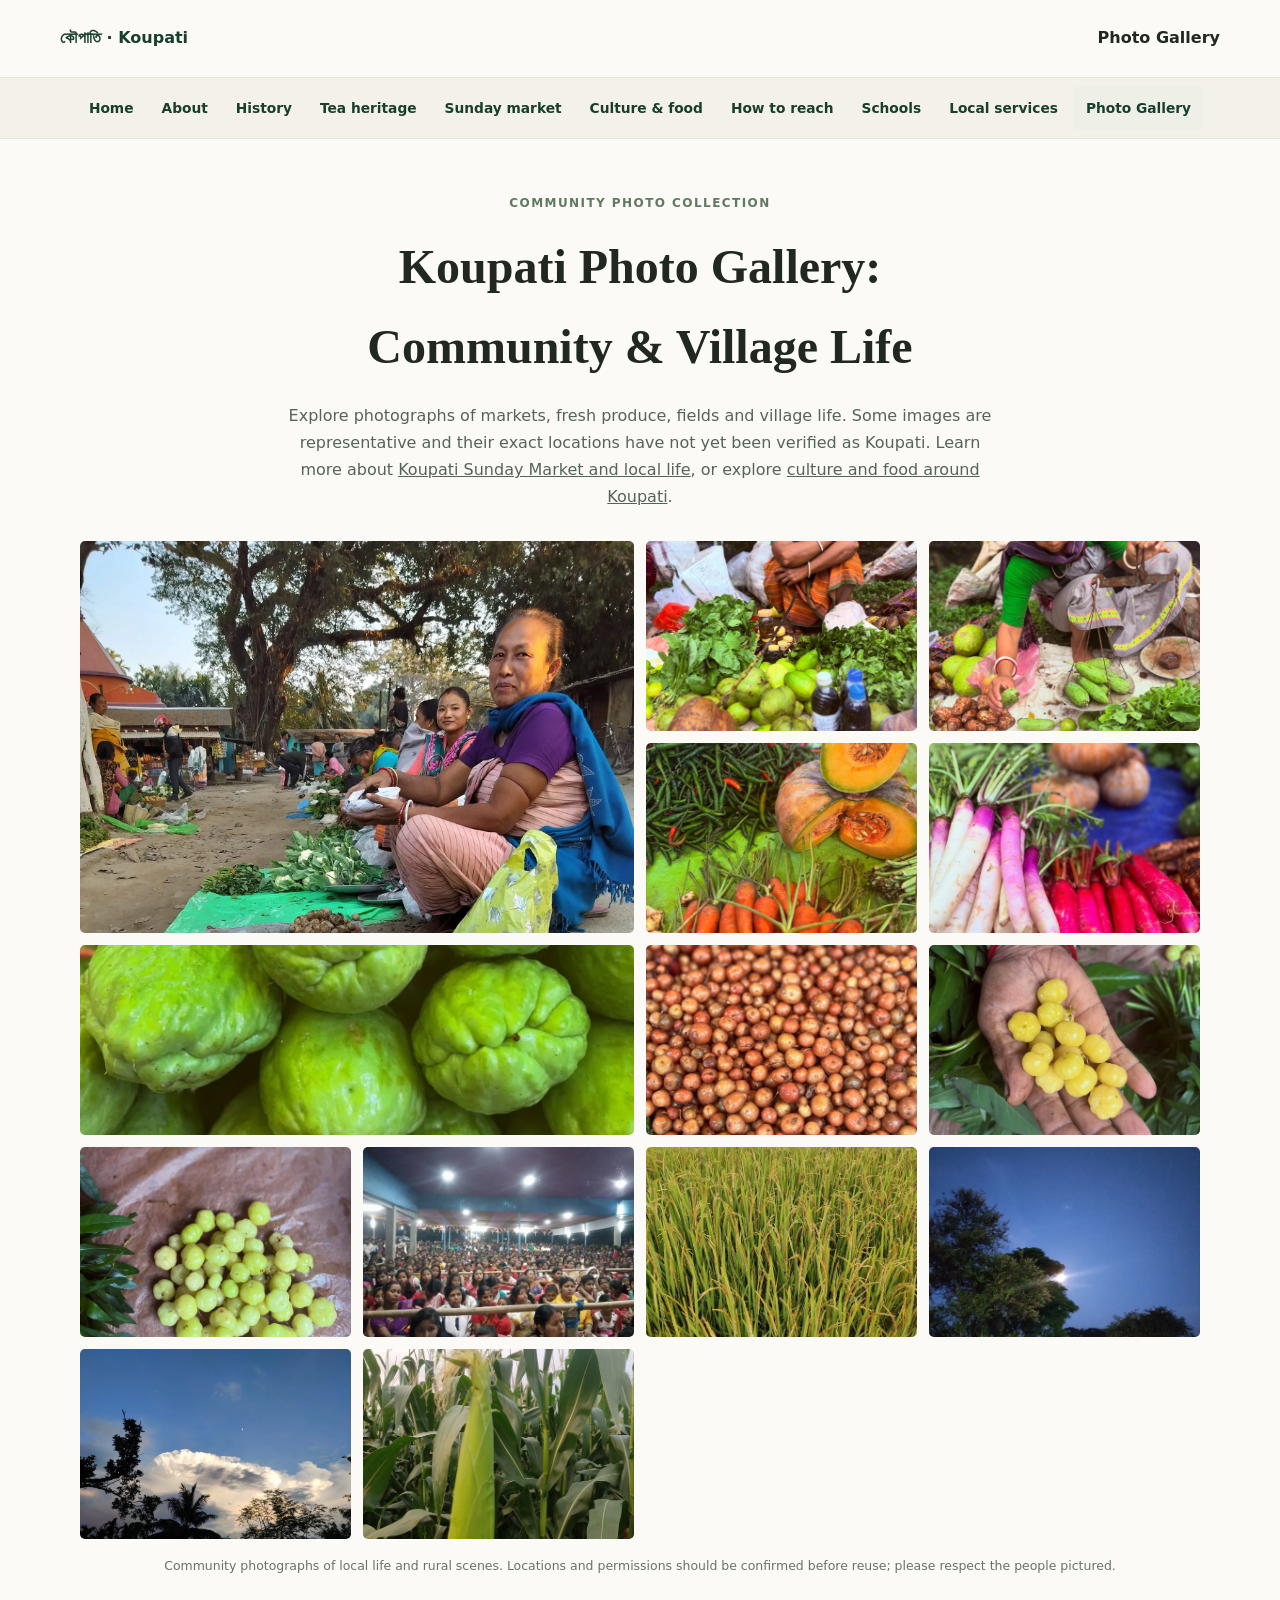
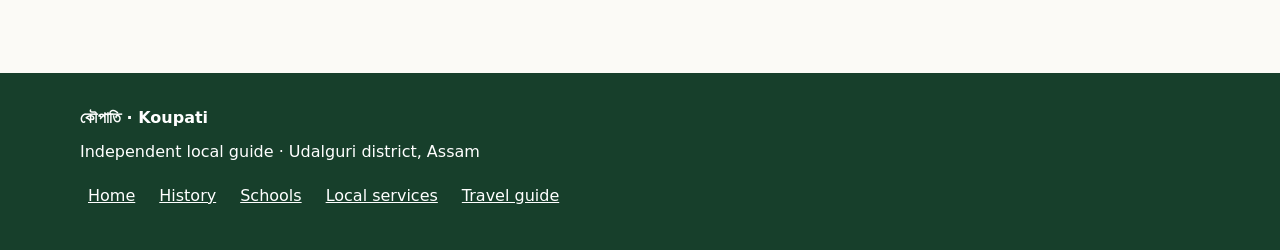
<file: gallery.html>
<!doctype html><html lang="en"><head>
  <!-- Google Tag Manager: GTM-TPNJJLPN -->
  <script async src="https://www.googletagmanager.com/gtm.js?id=GTM-TPNJJLPN"></script>
  <script>
    window.dataLayer = window.dataLayer || [];
    function gtag(){dataLayer.push(arguments);}
    gtag("js", new Date());
  </script>
  <!-- End Google Tag Manager --><meta charset="utf-8"><meta name="viewport" content="width=device-width, initial-scale=1"><meta name="theme-color" content="#173f2b"><title>Koupati Photo Gallery | Community & Village Life</title><meta name="description" content="Browse Koupati community photo collection featuring markets, local produce and rural life. Some locations are unverified."><link rel="canonical" href="https://koupati.vercel.app/gallery.html"><meta name="robots" content="index,follow"><meta property="og:type" content="website"><meta property="og:title" content="Koupati Photo Gallery | Village Life in Udalguri, Assam"><meta property="og:description" content="Explore a collection of community and representative photographs of markets, produce and village life around Koupati, Assam."><meta property="og:url" content="https://koupati.vercel.app/gallery.html"><meta name="twitter:card" content="summary_large_image"><meta property="og:image" content="https://koupati.vercel.app/7-optimized.webp"><meta name="twitter:image" content="https://koupati.vercel.app/7-optimized.webp"><link rel="preconnect" href="https://fonts.googleapis.com"><link rel="preconnect" href="https://fonts.gstatic.com" crossorigin><link href="https://fonts.googleapis.com/css2?family=DM+Sans:wght@400;500;600;700&amp;family=Playfair+Display:wght@500;600;700&amp;family=Noto+Sans+Assamese:wght@400;500;600;700&amp;display=swap" rel="stylesheet" media="print" onload="this.media=\'all\'"><noscript><link rel="stylesheet" href="https://fonts.googleapis.com/css2?family=DM+Sans:wght@400;500;600;700&amp;family=Playfair+Display:wght@500;600;700&amp;family=Noto+Sans+Assamese:wght@400;500;600;700&amp;display=swap"></noscript><style>:root{--forest:#173f2b;--forest2:#24583c;--leaf:#486c3e;--cream:#f4f1e8;--paper:#fbfaf6;--gold:#c49a56;--ink:#202820;--muted:#687269;--line:#e5e5dc;--white:#fff;--shadow:0 18px 55px rgba(25,48,33,.10)}*{box-sizing:border-box}body{margin:0;background:#fbfaf6;color:#173f2b;font-family:"DM Sans","Noto Sans Assamese",system-ui,sans-serif;line-height:1.65}a{color:inherit}.gallery-header{position:sticky;top:0;z-index:30;background:#fbfaf6;border-bottom:1px solid #d8e3d5;padding:15px max(18px,calc((100vw - 1120px)/2));display:flex;align-items:center;justify-content:space-between;gap:12px}.gallery-header a{font-weight:700;text-decoration:none}.container{max-width:1120px;margin:auto;padding:0 18px}.section{padding:50px 0 85px}.section-head{text-align:center;margin:0 auto 30px;max-width:720px}.section-head h1{font-family:"Playfair Display",Georgia,serif;font-size:clamp(1.8rem,5vw,3rem);margin:12px 0}.section-head p{line-height:1.7;color:#556458}.eyebrow{font-size:12px;letter-spacing:.12em;text-transform:uppercase;color:#607961;font-weight:700}.gallery{background:var(--paper)}.gallery-grid{display:grid;grid-template-columns:repeat(4,1fr);grid-auto-rows:210px;gap:12px}.gallery-item{border:0;padding:0;position:relative;overflow:hidden;cursor:zoom-in;background:#dfe5da}.gallery-item:first-child{grid-column:span 2;grid-row:span 2}.gallery-item:nth-child(6){grid-column:span 2}.gallery-item img{width:100%;height:100%;object-fit:cover;transition:transform .5s}.gallery-item:hover img{transform:scale(1.06)}.gallery-item:after{content:"View photo ↗";position:absolute;left:14px;bottom:13px;background:rgba(17,45,29,.78);color:#fff;font-size:.72rem;padding:6px 10px;border-radius:99px;opacity:0;transition:.2s}.gallery-item:hover:after,.gallery-item:focus-visible:after{opacity:1}.gallery-caption{text-align:center;color:var(--muted);font-size:.78rem;margin-top:17px}
.gallery-grid{grid-auto-rows:190px}.gallery-item{border-radius:5px}.gallery-caption{line-height:1.6}.gallery-item:focus-visible{outline:3px solid #b48d4b;outline-offset:3px}.lightbox{display:none;position:fixed;inset:0;z-index:1000;background:rgba(0,0,0,.92);align-items:center;justify-content:center;padding:55px 16px 16px}.lightbox.open{display:flex}.lightbox img{max-width:100%;max-height:100%;object-fit:contain}.lightbox-close{position:absolute;top:12px;right:16px;border:1px solid #fff;border-radius:50%;background:#173f2b;color:#fff;width:42px;height:42px;font-size:28px;cursor:pointer}@media(max-width:760px){.gallery-grid{grid-template-columns:repeat(2,minmax(0,1fr));grid-auto-rows:145px;gap:8px}.gallery-item:first-child{grid-column:span 2;grid-row:span 2}.gallery-item:nth-child(6){grid-column:span 2}.section{padding:35px 0 60px}}
/* Approved DESIGN.md navigation and accessibility baseline */
html{scroll-behavior:smooth}body{background:var(--paper);color:var(--ink)}.container{max-width:1160px;padding-inline:20px}.gallery-header{min-height:78px;background:var(--paper);border-color:var(--line);padding-inline:max(20px,calc((100% - 1160px)/2))}.gallery-header a{color:var(--forest)}.gallery-nav{display:flex;flex-wrap:wrap;justify-content:center;gap:4px;padding:8px 20px;border-bottom:1px solid var(--line);background:var(--cream)}.gallery-nav a{display:inline-flex;align-items:center;min-height:44px;padding:8px 12px;border-radius:6px;text-decoration:none;color:var(--forest);font-size:.86rem;font-weight:700}.gallery-nav a:hover,.gallery-nav a[aria-current="page"]{background:#eef0e8}.gallery-menu-toggle{display:none;min-height:44px;padding:8px 16px;border:1px solid var(--line);border-radius:6px;background:var(--paper);color:var(--forest);font:700 .9rem "DM Sans",sans-serif;cursor:pointer}.skip-link{position:absolute;left:16px;top:-80px;z-index:1001;background:var(--white);color:var(--forest);padding:12px 16px;border-radius:6px}.skip-link:focus{top:0}a:focus-visible,button:focus-visible{outline:3px solid var(--gold);outline-offset:3px}.gallery-footer{padding:32px 0;background:var(--forest);color:var(--white)}.gallery-footer p{margin:8px 0}.gallery-footer nav{display:flex;gap:8px;flex-wrap:wrap}.gallery-footer a{color:var(--white);display:inline-flex;align-items:center;min-height:44px;padding:8px}.gallery-item{border-radius:5px}@media(max-width:760px){.gallery-menu-toggle{display:inline-flex;align-items:center}.gallery-nav{display:none;flex-direction:column;align-items:stretch;padding:8px 20px;max-height:calc(100dvh - 78px);overflow:auto}.gallery-nav.open{display:flex}.gallery-nav a{min-height:44px}.gallery-header{min-height:70px}.gallery-grid{grid-template-columns:repeat(2,minmax(0,1fr));grid-auto-rows:160px}.gallery-item:first-child{grid-column:span 2;grid-row:span 2}.gallery-item:nth-child(6){grid-column:span 2}}@media(max-width:390px){.gallery-grid{grid-auto-rows:130px}}@media(prefers-reduced-motion:reduce){html{scroll-behavior:auto}.gallery-item img{transition:none}}
</style></head><body><a class="skip-link" href="#main-content">Skip to main content</a><header class="gallery-header"><a href="/" aria-label="Koupati home"><span lang="as">কৌপাতি</span> · Koupati</a><strong>Photo Gallery</strong><button type="button" class="gallery-menu-toggle" id="galleryMenuToggle" aria-controls="galleryNav" aria-expanded="false" aria-label="Open navigation">☰ Menu</button></header><nav class="gallery-nav" id="galleryNav" aria-label="Site navigation"><a href="/">Home</a><a href="about-koupati.html">About</a><a href="history-local-stories.html">History</a><a href="tea-garden.html">Tea heritage</a><a href="local-life.html">Sunday market</a><a href="culture-food.html">Culture &amp; food</a><a href="travel-guide.html">How to reach</a><a href="education.html">Schools</a><a href="nearby-villages-hospitals.html">Local services</a><a href="gallery.html" aria-current="page">Photo Gallery</a></nav><main id="main-content"><section class="section gallery" id="gallery"><div class="container"><div class="section-head"><span class="eyebrow">Community photo collection</span><h1>Koupati Photo Gallery: Community &amp; Village Life</h1><p>Explore photographs of markets, fresh produce, fields and village life. Some images are representative and their exact locations have not yet been verified as Koupati. Learn more about <a href="local-life.html">Koupati Sunday Market and local life</a>, or explore <a href="culture-food.html">culture and food around Koupati</a>.</p></div>
      <div class="gallery-grid">
        <button class="gallery-item" data-full="90372.webp" aria-label="View sunday market vendors and fresh vegetables"><img src="90372.webp" alt="Sunday market vendors and fresh vegetables, Assam" loading="lazy" decoding="async" fetchpriority="low" width="1536" height="1204"></button>
        <button class="gallery-item" data-full="90376.webp" aria-label="View smiling local produce vendor"><img src="90376.webp" alt="Smiling local produce vendor, Assam" loading="lazy" decoding="async" fetchpriority="low" width="1152" height="1536"></button>
        <button class="gallery-item" data-full="90377.webp" aria-label="View vegetable seller weighing produce"><img src="90377.webp" alt="Vegetable seller weighing produce, Assam" loading="lazy" decoding="async" fetchpriority="low" width="1152" height="1536"></button>
        <button class="gallery-item" data-full="90378.webp" aria-label="View fresh pumpkin carrots and chillies"><img src="90378.webp" alt="Fresh pumpkin carrots and chillies, Assam" loading="lazy" decoding="async" fetchpriority="low" width="1152" height="1536"></button>
        <button class="gallery-item" data-full="90380.webp" aria-label="View fresh radishes and vegetables"><img src="90380.webp" alt="Fresh radishes and vegetables, Assam" loading="lazy" decoding="async" fetchpriority="low" width="1152" height="1536"></button>
        <button class="gallery-item" data-full="90381.webp" aria-label="View green seasonal produce"><img src="90381.webp" alt="Green seasonal produce, Assam" loading="lazy" decoding="async" fetchpriority="low" width="1152" height="1536"></button>
        <button class="gallery-item" data-full="90373.webp" aria-label="View seasonal local fruit"><img src="90373.webp" alt="Seasonal local fruit, Assam" loading="lazy" decoding="async" fetchpriority="low" width="1152" height="1536"></button>
        <button class="gallery-item" data-full="90374.webp" aria-label="View yellow seasonal fruit in a vendor’s hand"><img src="90374.webp" alt="Yellow seasonal fruit in a vendor’s hand, Assam" loading="lazy" decoding="async" fetchpriority="low" width="1152" height="1536"></button>
        <button class="gallery-item" data-full="90375.webp" aria-label="View fresh seasonal fruit at the market"><img src="90375.webp" alt="Fresh seasonal fruit at the market, Assam" loading="lazy" decoding="async" fetchpriority="low" width="1153" height="1536"></button>
        <button class="gallery-item" data-full="90386.webp" aria-label="View community gathering"><img src="90386.webp" alt="Community gathering, Assam" loading="lazy" decoding="async" fetchpriority="low" width="1536" height="864"></button>
        <button class="gallery-item" data-full="90514.webp" aria-label="View golden rice field"><img src="90514.webp" alt="Golden rice field, Assam" loading="lazy" decoding="async" fetchpriority="low" width="1152" height="1536"></button>
        
        <button class="gallery-item" data-full="90513.webp" aria-label="View village road at dusk"><img src="90513-optimized.webp" alt="Village road at dusk, Assam" loading="lazy" decoding="async" fetchpriority="low" width="1152" height="1536"></button>
        <button class="gallery-item" data-full="90512.webp" aria-label="View evening sky over village trees"><img src="90512.webp" alt="Evening sky over village trees, Assam" loading="lazy" decoding="async" fetchpriority="low" width="1536" height="1152"></button>
        <button class="gallery-item" data-full="90510.webp" aria-label="View fresh maize in the field"><img src="90510.webp" alt="Fresh maize in the field, Assam" loading="lazy" decoding="async" fetchpriority="low" width="1152" height="1536"></button>
      </div><p class="gallery-caption">Community photographs of local life and rural scenes. Locations and permissions should be confirmed before reuse; please respect the people pictured.</p>
    </div></section></main><footer class="gallery-footer"><div class="container"><strong><span lang="as">কৌপাতি</span> · Koupati</strong><p>Independent local guide · Udalguri district, Assam</p><nav aria-label="Footer navigation"><a href="/">Home</a><a href="history-local-stories.html">History</a><a href="education.html">Schools</a><a href="nearby-villages-hospitals.html">Local services</a><a href="travel-guide.html">Travel guide</a></nav></div></footer><div class="lightbox" id="lightbox" role="dialog" aria-modal="true" aria-label="Photo viewer" aria-hidden="true"><button type="button" class="lightbox-close" id="closePhoto" aria-label="Close photo">×</button><img id="expandedPhoto" alt=""></div><script>const menuButton=document.getElementById('galleryMenuToggle'),galleryNav=document.getElementById('galleryNav');if(menuButton&&galleryNav){const closeMenu=(restore=false)=>{galleryNav.classList.remove('open');menuButton.setAttribute('aria-expanded','false');menuButton.setAttribute('aria-label','Open navigation');if(restore)menuButton.focus()};menuButton.addEventListener('click',()=>{const open=galleryNav.classList.toggle('open');menuButton.setAttribute('aria-expanded',String(open));menuButton.setAttribute('aria-label',open?'Close navigation':'Open navigation')});galleryNav.querySelectorAll('a').forEach(a=>a.addEventListener('click',()=>closeMenu()));document.addEventListener('keydown',e=>{if(e.key==='Escape'&&galleryNav.classList.contains('open'))closeMenu(true)});document.addEventListener('pointerdown',e=>{if(galleryNav.classList.contains('open')&&!galleryNav.contains(e.target)&&!menuButton.contains(e.target))closeMenu()})}const box=document.getElementById('lightbox'),img=document.getElementById('expandedPhoto'),close=document.getElementById('closePhoto');let trigger=null;document.querySelectorAll('.gallery-item').forEach(b=>b.addEventListener('click',()=>{trigger=b;img.src=b.dataset.full;img.alt=b.querySelector('img').alt;box.classList.add('open');box.setAttribute('aria-hidden','false');document.body.style.overflow='hidden';close.focus()}));function dismiss(){if(!box.classList.contains('open'))return;box.classList.remove('open');box.setAttribute('aria-hidden','true');img.removeAttribute('src');document.body.style.overflow='';trigger?.focus()}close.addEventListener('click',dismiss);box.addEventListener('click',e=>{if(e.target===box)dismiss()});document.addEventListener('keydown',e=>{if(e.key==='Escape')dismiss();if(e.key==='Tab'&&box.classList.contains('open')){e.preventDefault();close.focus()}});</script></body></html>
</file>
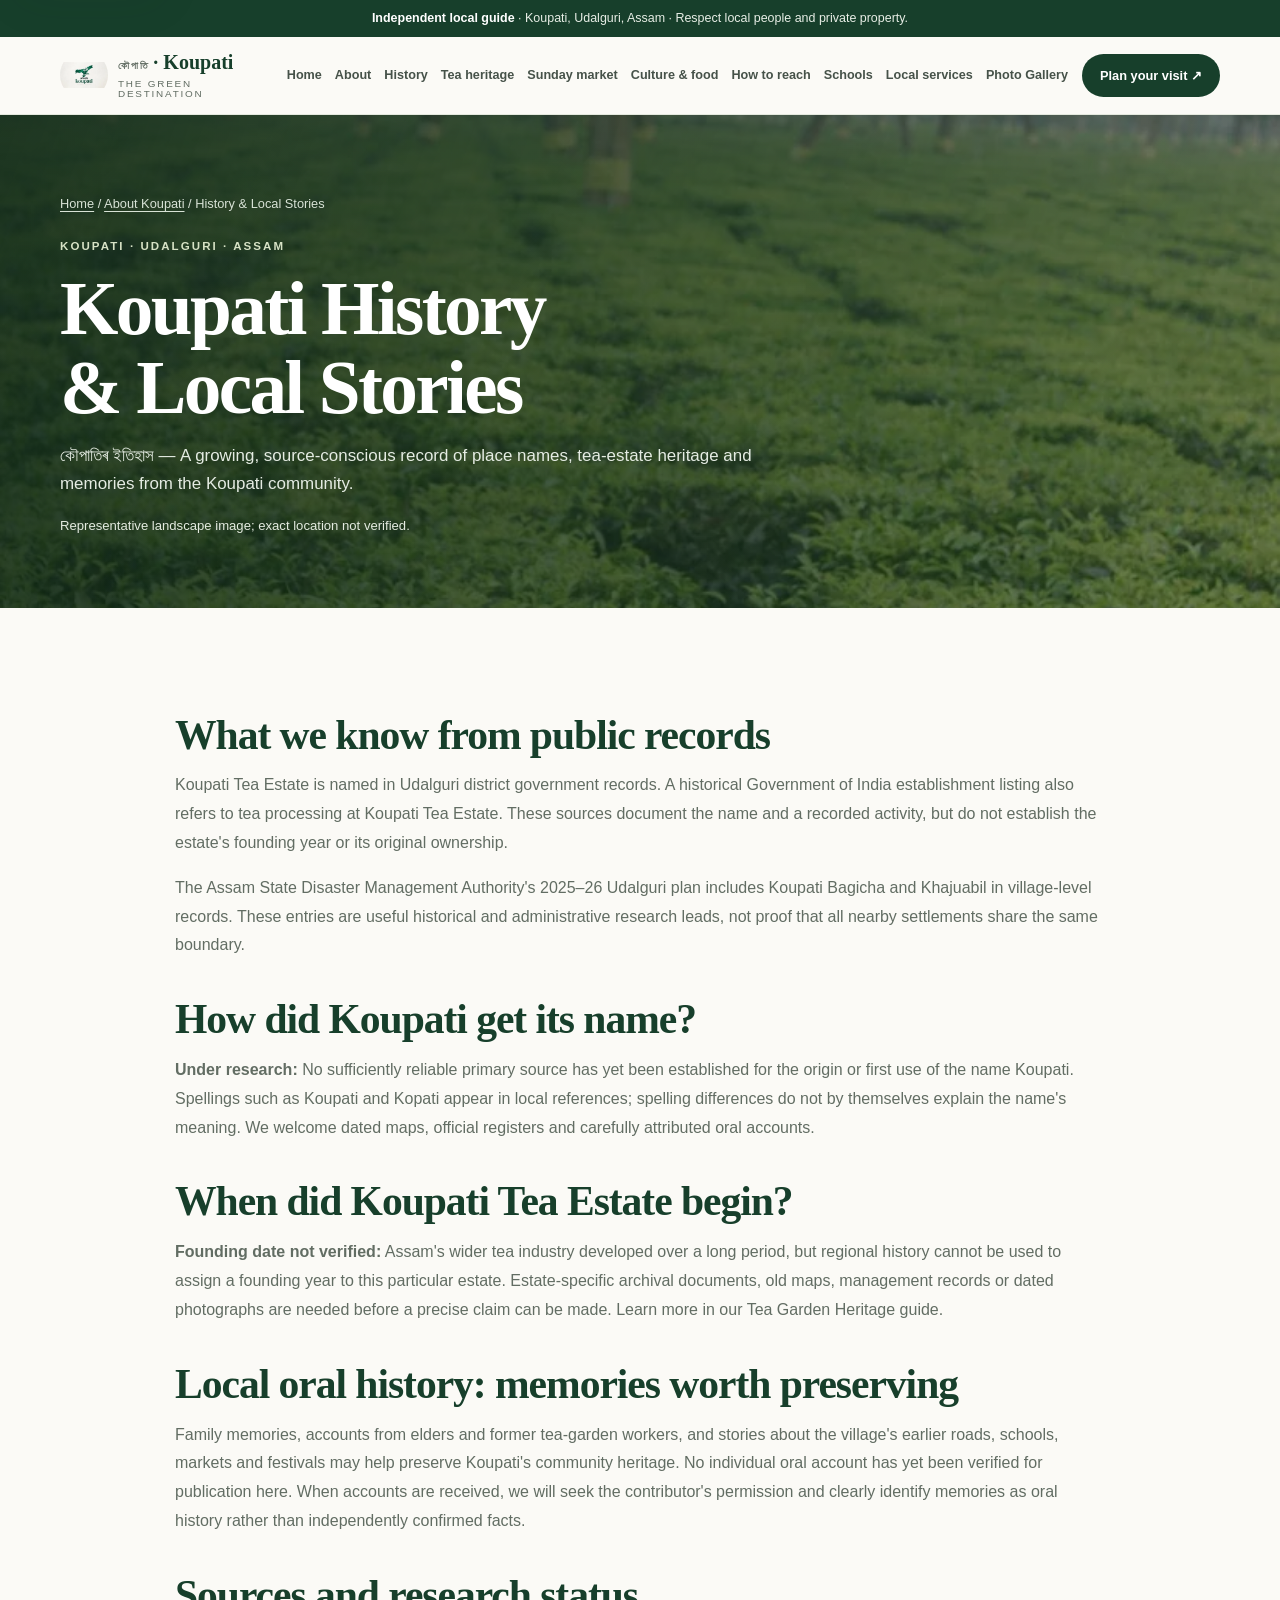
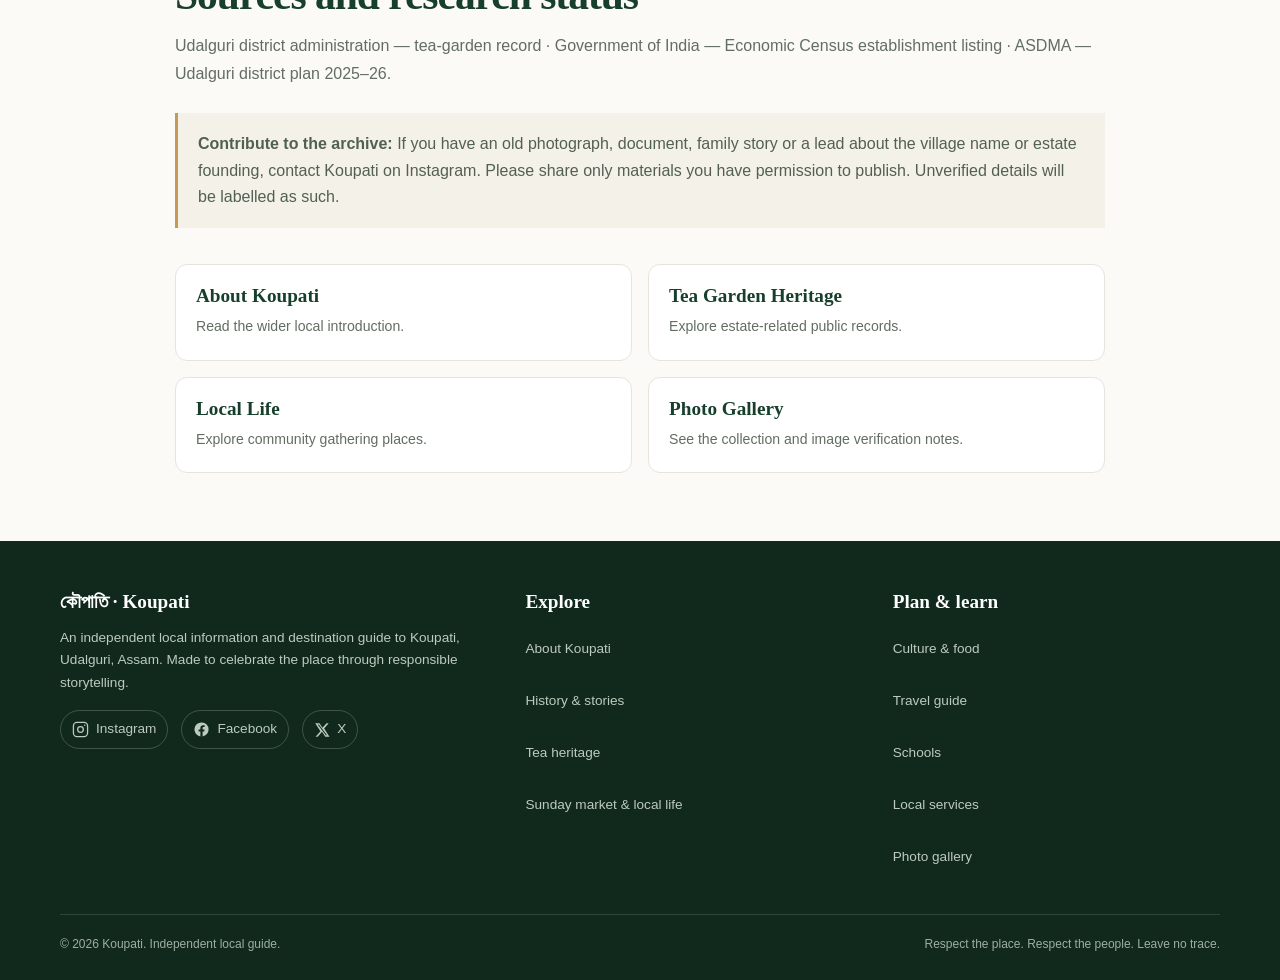
<file: history-local-stories.html>
<!doctype html><html lang="en" class="scroll-smooth"><head>
  <!-- Google Tag Manager: GTM-TPNJJLPN -->
  <script async src="https://www.googletagmanager.com/gtm.js?id=GTM-TPNJJLPN"></script>
  <script>
    window.dataLayer = window.dataLayer || [];
    function gtag(){dataLayer.push(arguments);}
    gtag("js", new Date());
  </script>
  <!-- End Google Tag Manager --><meta charset="utf-8"><meta name="viewport" content="width=device-width, initial-scale=1"><meta name="theme-color" content="#173f2b"><title>Koupati History & Local Stories | Udalguri, Assam</title><meta name="description" content="Explore documented Koupati history, tea estate records, village-name research and community oral stories in Udalguri, Assam."><meta name="robots" content="index,follow"><link rel="canonical" href="https://koupati.vercel.app/history-local-stories.html"><meta property="og:type" content="website"><meta property="og:url" content="https://koupati.vercel.app/history-local-stories.html"><meta property="og:title" content="Koupati History & Local Stories | Udalguri, Assam"><meta property="og:description" content="Explore documented Koupati history, tea estate records and community oral stories in Udalguri, Assam."><meta property="og:image" content="https://koupati.vercel.app/7-optimized.webp"><link rel="preconnect" href="https://fonts.googleapis.com"><link rel="preconnect" href="https://fonts.gstatic.com" crossorigin><link href="https://fonts.googleapis.com/css2?family=DM+Sans:wght@400;500;600;700&family=Playfair+Display:wght@500;600;700&family=Noto+Sans+Assamese:wght@400;500;600;700&display=swap" rel="stylesheet" media="print" onload="this.media=\'all\'"><noscript><link rel="stylesheet" href="https://fonts.googleapis.com/css2?family=DM+Sans:wght@400;500;600;700&amp;family=Playfair+Display:wght@500;600;700&amp;family=Noto+Sans+Assamese:wght@400;500;600;700&amp;display=swap"></noscript><style>
    :root{--forest:#173f2b;--forest2:#24583c;--leaf:#486c3e;--cream:#f4f1e8;--paper:#fbfaf6;--gold:#c49a56;--ink:#202820;--muted:#687269;--line:#e5e5dc;--white:#fff;--shadow:0 18px 55px rgba(25,48,33,.10)}
    *{box-sizing:border-box}html{scroll-behavior:smooth;scroll-padding-top:88px}body{margin:0;background:var(--paper);color:var(--ink);font-family:'DM Sans','Noto Sans Assamese',sans-serif;line-height:1.65}img{display:block;max-width:100%}a{color:inherit;text-decoration:none}button{font:inherit}.container{width:min(1160px,calc(100% - 40px));margin-inline:auto}.eyebrow{font-size:.72rem;text-transform:uppercase;letter-spacing:.18em;font-weight:700;color:var(--leaf)}.section{padding:92px 0}.section-head{max-width:700px;margin:0 auto 42px;text-align:center}.section-head h2{font:600 clamp(2rem,4vw,3.15rem)/1.13 'Playfair Display',serif;color:var(--forest);margin:10px 0 14px}.section-head p{color:var(--muted);margin:0}.btn{display:inline-flex;align-items:center;justify-content:center;gap:9px;border-radius:999px;padding:13px 21px;font-size:.9rem;font-weight:700;transition:.2s ease;border:1px solid transparent}.btn-primary{background:var(--forest);color:#fff}.btn-primary:hover{background:var(--forest2);transform:translateY(-2px)}.btn-light{background:rgba(255,255,255,.12);border-color:rgba(255,255,255,.55);color:#fff;backdrop-filter:blur(8px)}.btn-light:hover{background:#fff;color:var(--forest)}.topline{background:var(--forest);color:#e8eee6;font-size:.78rem;text-align:center;padding:8px 16px}.topline strong{color:#fff}.site-header{height:78px;position:sticky;top:0;z-index:1000;background:rgba(251,250,246,.94);backdrop-filter:blur(14px);border-bottom:1px solid rgba(23,63,43,.1)}.nav-wrap{height:100%;display:flex;align-items:center;justify-content:space-between;gap:24px}.brand{display:flex;align-items:center;gap:10px;min-width:160px}.brand img{width:48px;height:48px;object-fit:contain;border-radius:50%}.brand-name{display:flex;flex-direction:column;line-height:1.05}.brand-name strong{font:700 1.25rem 'Playfair Display',serif;color:var(--forest)}.brand-name span{font-size:.62rem;letter-spacing:.18em;text-transform:uppercase;color:var(--muted);margin-top:5px}.nav-links{display:flex;align-items:center;gap:22px;font-size:.83rem;font-weight:600;color:#465249}.nav-links a:hover,.nav-links button:hover{color:var(--leaf)}.nav-links button{border:0;background:none;color:inherit;cursor:pointer;font-weight:600}.nav-cta{white-space:nowrap;padding:10px 17px;font-size:.8rem}.menu-toggle{display:none;background:none;border:1px solid var(--line);border-radius:12px;padding:9px;color:var(--forest);font-size:1.25rem}.mobile-nav{display:none;background:var(--paper);border-top:1px solid var(--line);padding:12px 20px 20px;box-shadow:var(--shadow)}.mobile-nav.open{display:grid;gap:3px}.mobile-nav a,.mobile-nav button{padding:11px 4px;border:0;border-bottom:1px solid var(--line);background:none;text-align:left;font-weight:600;color:var(--forest)}
    .hero{min-height:690px;position:relative;display:flex;align-items:center;overflow:hidden;background:#14291e;color:white}.hero:before{content:"";position:absolute;inset:0;background:linear-gradient(90deg,rgba(9,28,17,.82),rgba(9,28,17,.47) 55%,rgba(9,28,17,.12)),linear-gradient(0deg,rgba(9,28,17,.35),transparent 55%);z-index:1}.hero-bg{position:absolute;inset:0;width:100%;height:100%;object-fit:cover;object-position:center 48%;animation:slowzoom 18s ease-in-out infinite alternate}.hero-content{position:relative;z-index:2;padding:100px 0 110px;max-width:760px}.hero-kicker{display:inline-flex;align-items:center;gap:9px;padding:7px 13px;border:1px solid rgba(255,255,255,.35);border-radius:999px;background:rgba(255,255,255,.1);font-size:.75rem;letter-spacing:.06em;color:#f1f3eb}.hero-kicker i{width:7px;height:7px;border-radius:50%;background:#c7d7a2}.hero h1{font:600 clamp(3.1rem,7.4vw,6.4rem)/.99 'Playfair Display',serif;letter-spacing:-.035em;margin:25px 0 10px}.hero h1 span{display:block;color:#e4d6b7;font:500 clamp(1.65rem,3vw,2.45rem)/1.3 'Noto Sans Assamese','Playfair Display',serif;letter-spacing:0;margin-top:14px}.hero-copy{font-size:clamp(1rem,1.7vw,1.17rem);color:#e7ece5;max-width:620px;margin:23px 0 30px}.hero-actions{display:flex;flex-wrap:wrap;gap:12px}.hero-note{margin-top:48px;color:#e4e9e1;font-size:.8rem;display:flex;align-items:center;gap:12px}.hero-note:before{content:"";width:42px;height:1px;background:var(--gold)}@keyframes slowzoom{to{transform:scale(1.06)}}
    .intro{background:var(--cream);padding:30px 0}.intro-grid{display:grid;grid-template-columns:repeat(3,1fr);gap:24px}.intro-item{padding:12px 20px;border-right:1px solid #d8d9ce}.intro-item:last-child{border:0}.intro-item b{display:block;color:var(--forest);font:600 1.25rem 'Playfair Display',serif}.intro-item span{font-size:.82rem;color:var(--muted)}
    .about-grid{display:grid;grid-template-columns:1fr 1fr;gap:62px;align-items:center}.about-photo{position:relative}.about-photo img{width:100%;height:470px;object-fit:cover;border-radius:5px 90px 5px 5px;box-shadow:var(--shadow)}.photo-label{position:absolute;right:-18px;bottom:25px;background:var(--forest);color:white;padding:18px 22px;max-width:210px;font:500 1.05rem 'Playfair Display',serif;box-shadow:var(--shadow)}.about-copy h2{font:600 clamp(2.1rem,4vw,3.4rem)/1.12 'Playfair Display',serif;color:var(--forest);margin:12px 0 20px}.about-copy p{color:var(--muted);margin:0 0 15px}.text-link{display:inline-flex;align-items:center;gap:8px;color:var(--forest);font-weight:700;margin-top:12px;border-bottom:1px solid var(--gold);padding-bottom:5px}
    .highlights{background:#eef0e8}.cards{display:grid;grid-template-columns:repeat(3,1fr);gap:22px}.feature-card{background:white;border-radius:6px;overflow:hidden;box-shadow:0 8px 30px rgba(28,54,36,.06);transition:.25s}.feature-card:hover{transform:translateY(-5px);box-shadow:var(--shadow)}.feature-card img{width:100%;height:235px;object-fit:cover}.feature-card .card-body{padding:22px}.feature-card h3{font:600 1.35rem 'Playfair Display',serif;color:var(--forest);margin:0 0 8px}.feature-card p{font-size:.9rem;color:var(--muted);margin:0}.heritage{background:var(--forest);color:#fff;position:relative;overflow:hidden}.heritage:after{content:"কৌপাতি";position:absolute;right:-20px;bottom:-75px;font:700 13rem 'Noto Sans Assamese',sans-serif;color:rgba(255,255,255,.035);pointer-events:none}.heritage .section-head h2{color:#fff}.heritage .section-head p{color:#d0ddcf}.heritage-grid{display:grid;grid-template-columns:1.05fr .95fr;gap:44px;align-items:center;position:relative;z-index:1}.heritage-grid img{width:100%;height:430px;object-fit:cover;border-radius:5px 70px 5px 5px}.heritage-copy h3{font:600 2rem 'Playfair Display',serif;margin:0 0 16px}.heritage-copy p{color:#d7e2d6}.heritage-note{border-left:3px solid var(--gold);padding:12px 16px;margin-top:24px;background:rgba(255,255,255,.07);font-size:.86rem;color:#e3eadf}
    .local{background:var(--paper)}.local-grid{display:grid;grid-template-columns:repeat(2,1fr);gap:22px}.local-card{display:grid;grid-template-columns:42% 1fr;background:white;border:1px solid var(--line);min-height:210px}.local-card img{width:100%;height:100%;min-height:210px;object-fit:cover}.local-card div{padding:24px}.local-card h3{font:600 1.3rem 'Playfair Display',serif;color:var(--forest);margin:0 0 8px}.local-card p{color:var(--muted);font-size:.88rem;margin:0}
    .travel{background:var(--cream)}.travel-grid{display:grid;grid-template-columns:repeat(3,1fr);gap:18px}.travel-card{padding:27px;background:#fff;border:1px solid #e7e5db}.travel-icon{width:44px;height:44px;border-radius:50%;display:grid;place-items:center;background:#eaf0e6;color:var(--forest);font-size:1.2rem;margin-bottom:17px}.travel-card h3{font:600 1.25rem 'Playfair Display',serif;color:var(--forest);margin:0 0 8px}.travel-card p{font-size:.88rem;color:var(--muted);margin:0}.travel-disclaimer{font-size:.8rem;color:#687269;background:#fff;border-left:3px solid var(--gold);padding:13px 16px;margin-top:20px}
    .gallery{background:var(--paper)}.gallery-grid{display:grid;grid-template-columns:repeat(4,1fr);grid-auto-rows:210px;gap:12px}.gallery-item{border:0;padding:0;position:relative;overflow:hidden;cursor:zoom-in;background:#dfe5da}.gallery-item:first-child{grid-column:span 2;grid-row:span 2}.gallery-item:nth-child(6){grid-column:span 2}.gallery-item img{width:100%;height:100%;object-fit:cover;transition:transform .5s}.gallery-item:hover img{transform:scale(1.06)}.gallery-item:after{content:"View photo ↗";position:absolute;left:14px;bottom:13px;background:rgba(17,45,29,.78);color:#fff;font-size:.72rem;padding:6px 10px;border-radius:99px;opacity:0;transition:.2s}.gallery-item:hover:after,.gallery-item:focus-visible:after{opacity:1}.gallery-caption{text-align:center;color:var(--muted);font-size:.78rem;margin-top:17px}
    .map-section{background:#eef0e8}.map-layout{display:grid;grid-template-columns:.8fr 1.2fr;gap:34px;align-items:stretch}.map-copy{padding:24px 0}.map-copy h2{font:600 2.7rem/1.1 'Playfair Display',serif;color:var(--forest);margin:10px 0 18px}.map-copy p{color:var(--muted)}#leafletMap{height:390px;border-radius:5px;z-index:1;box-shadow:var(--shadow);border:5px solid #fff}.map-actions{display:flex;flex-wrap:wrap;gap:10px;margin-top:22px}.map-actions .btn{font-size:.8rem;padding:11px 15px}.map-caveat{font-size:.76rem;color:#6b746b;margin-top:14px}
    .faq{background:var(--paper)}.faq-list{max-width:820px;margin:auto}.faq details{background:#fff;border:1px solid var(--line);margin:10px 0;padding:0 20px}.faq summary{cursor:pointer;list-style:none;padding:18px 30px 18px 0;font-weight:700;color:var(--forest);position:relative}.faq summary::-webkit-details-marker{display:none}.faq summary:after{content:"+";position:absolute;right:0;top:15px;font-size:1.4rem;color:var(--leaf)}.faq details[open] summary:after{content:"−"}.faq details p{color:var(--muted);font-size:.9rem;margin:0;padding:0 0 18px}
    .cta-band{background:var(--forest);color:#fff;padding:68px 0;text-align:center}.cta-band h2{font:600 clamp(2.1rem,4vw,3.3rem) 'Playfair Display',serif;margin:0 0 12px}.cta-band p{color:#dce5d9;margin:0 auto 24px;max-width:600px}.cta-band .btn{background:var(--cream);color:var(--forest)}.footer{background:#10291c;color:#d9e2d7;padding:50px 0 25px}.footer-grid{display:grid;grid-template-columns:1.3fr 1fr 1fr;gap:40px}.footer h3{font:600 1.2rem 'Playfair Display',serif;color:#fff;margin:0 0 14px}.footer p,.footer a{font-size:.85rem;color:#bdcbbd}.footer a:hover{color:#fff}.footer-links{display:grid;gap:8px}.footer-bottom{border-top:1px solid rgba(255,255,255,.13);margin-top:35px;padding-top:20px;display:flex;justify-content:space-between;gap:15px;font-size:.75rem;color:#9eafa0}.socials{display:flex;gap:13px;margin-top:16px}.socials a{border:1px solid rgba(255,255,255,.2);padding:7px 11px;border-radius:99px}.modal{position:fixed;inset:0;z-index:2000;background:rgba(7,20,12,.86);display:none;align-items:center;justify-content:center;padding:20px}.modal.open{display:flex}.modal img{max-width:min(100%,1100px);max-height:85vh;object-fit:contain;box-shadow:0 20px 80px #000}.modal-close{position:absolute;top:20px;right:22px;background:#fff;color:#173f2b;border:0;border-radius:50%;width:42px;height:42px;font-size:1.5rem;cursor:pointer}.about-modal-card{background:#fff;color:var(--ink);max-width:480px;padding:34px;border-radius:8px;text-align:center;position:relative}.about-modal-card img{width:116px;height:116px;object-fit:cover;border-radius:50%;margin:0 auto 18px}.about-modal-card h2{font:600 1.8rem 'Playfair Display',serif;color:var(--forest);margin:0}.about-modal-card p{color:var(--muted);font-size:.9rem}.to-top{position:fixed;right:18px;bottom:18px;z-index:900;background:var(--forest);color:white;width:44px;height:44px;border-radius:50%;display:grid;place-items:center;box-shadow:var(--shadow);opacity:0;pointer-events:none;transition:.2s}.to-top.show{opacity:1;pointer-events:auto}
    @media(max-width:980px){.nav-links{gap:13px;font-size:.77rem}.nav-cta{display:none}.about-grid{gap:35px}.gallery-grid{grid-template-columns:repeat(3,1fr)}}
    @media(max-width:760px){.container{width:min(100% - 32px,600px)}.section{padding:68px 0}.site-header{height:70px}.nav-links,.nav-wrap>.nav-cta{display:none}.menu-toggle{display:block}.brand img{width:42px;height:42px}.hero{min-height:650px}.hero-content{padding:90px 0}.hero:before{background:linear-gradient(90deg,rgba(9,28,17,.78),rgba(9,28,17,.34)),linear-gradient(0deg,rgba(9,28,17,.4),transparent)}.intro-grid{grid-template-columns:1fr;gap:8px}.intro-item{border-right:0;border-bottom:1px solid #d8d9ce;padding:12px 5px}.intro-item:last-child{border:0}.about-grid,.heritage-grid,.map-layout{grid-template-columns:1fr;gap:30px}.about-photo img{height:360px}.photo-label{right:0}.cards,.travel-grid{grid-template-columns:1fr}.feature-card img{height:220px}.heritage-grid img{height:310px}.local-grid{grid-template-columns:1fr}.local-card{grid-template-columns:38% 1fr;min-height:175px}.local-card img{min-height:175px}.local-card div{padding:17px}.gallery-grid{grid-template-columns:repeat(2,1fr);grid-auto-rows:165px;gap:8px}.gallery-item:first-child{grid-column:span 2;grid-row:span 2}.gallery-item:nth-child(6){grid-column:span 1}.map-copy{padding:0}#leafletMap{height:330px}.footer-grid{grid-template-columns:1fr 1fr;gap:28px}.footer-grid>div:first-child{grid-column:span 2}.footer-bottom{flex-direction:column}.section-head{margin-bottom:32px}}
    @media(max-width:390px){.hero h1{font-size:2.8rem}.local-card{grid-template-columns:1fr}.local-card img{height:170px}.footer-grid{grid-template-columns:1fr}.footer-grid>div:first-child{grid-column:auto}}
    @media(prefers-reduced-motion:reduce){*,*:before,*:after{scroll-behavior:auto!important;animation:none!important;transition:none!important}}
  

.page-hero{background:linear-gradient(110deg,rgba(12,37,23,.88),rgba(12,37,23,.48)),url('7-optimized.webp') center/cover;color:#fff;padding:78px 0 72px}.page-hero .container{max-width:1160px}.page-hero h1{font:600 clamp(2.6rem,6vw,4.7rem)/1.05 'Playfair Display',serif;margin:12px 0 14px;max-width:850px}.page-hero p{max-width:720px;color:#e5ece3;font-size:1.06rem;margin:0}.breadcrumb{font-size:.8rem;color:#d8e2d6;margin-bottom:18px}.breadcrumb a{text-decoration:underline;text-underline-offset:3px}.page-content{padding:68px 0}.content-wrap{max-width:900px;margin:auto}.content-wrap h2{font:600 clamp(1.8rem,3.5vw,2.6rem)/1.15 'Playfair Display',serif;color:var(--forest);margin:36px 0 12px}.content-wrap h3{font:600 1.35rem 'Playfair Display',serif;color:var(--forest);margin:24px 0 8px}.content-wrap p,.content-wrap li{color:var(--muted)}.content-wrap p{margin:0 0 16px}.content-wrap ul{padding-left:22px}.content-image{width:100%;max-height:440px;object-fit:cover;margin:26px 0;border-radius:6px}.note-box{padding:18px 20px;background:var(--cream);border-left:3px solid var(--gold);margin:24px 0;color:#526052}.page-links{display:grid;grid-template-columns:repeat(2,1fr);gap:16px;margin-top:36px}.page-link{background:#fff;border:1px solid var(--line);padding:20px}.page-link strong{display:block;color:var(--forest);font:600 1.2rem 'Playfair Display',serif;margin-bottom:6px}.page-link span{color:var(--muted);font-size:.88rem}.page-nav-active{color:var(--leaf)!important}.page-content .btn{margin-top:8px}.site-header{z-index:1000}.nav-links{gap:15px}.nav-links a{white-space:nowrap}@media(max-width:980px){.nav-links,.nav-cta{display:none}.menu-toggle{display:block}.page-links{grid-template-columns:1fr}}@media(max-width:640px){.page-hero{padding:58px 0}.page-content{padding:48px 0}.container{width:min(100% - 32px,1160px)}}
.skip-link{position:absolute;left:16px;top:-60px;z-index:3000;background:#fff;color:var(--forest);padding:10px 16px;border-radius:0 0 10px 10px;font-weight:700;box-shadow:var(--shadow)}.skip-link:focus{top:0}:focus-visible{outline:3px solid var(--gold);outline-offset:3px}.image-note{font-size:.78rem;color:var(--muted);margin:-14px 0 28px;padding:10px 13px;background:var(--cream);border-left:3px solid var(--gold)}

/* Koupati Premium Nature & Heritage design system */
:root{--forest:#173f2b;--forest2:#24583c;--leaf:#71906b;--gold:#c49a56;--paper:#fbfaf6;--cream:#f4f1e8;--ink:#252b25;--muted:#626d63;--line:#e5e5dc;--shadow:0 16px 44px rgba(25,48,33,.09)}
body{background:#fbfaf6;color:#252b25;-webkit-font-smoothing:antialiased}a,button{touch-action:manipulation}a:focus-visible,button:focus-visible{outline:3px solid #c49a56;outline-offset:3px}img{max-width:100%;height:auto}h1,h2,h3{text-wrap:balance}.site-header{background:rgba(251,250,246,.97);backdrop-filter:blur(12px);-webkit-backdrop-filter:blur(12px);border-bottom:1px solid #e4e9de}.nav-wrap{gap:14px}.nav-links{gap:13px!important}.nav-links a{font-size:.79rem;white-space:nowrap}.nav-links a:hover,.nav-links a:focus-visible{color:#176b45}.brand-name strong{color:#173f2b}.btn,.page-link,.feature-card,.local-card,.card{transition:transform .2s ease,box-shadow .2s ease}.btn:hover{transform:translateY(-2px)}.section-head{max-width:780px}.section-head h2,.content-wrap h2{letter-spacing:-.025em}.page-hero{background-position:center;position:relative}.page-hero h1{letter-spacing:-.035em}.content-wrap{max-width:930px}.content-wrap p{line-height:1.8}.page-link,.feature-card{border-radius:12px;overflow:hidden}.page-link:hover,.feature-card:hover{box-shadow:0 16px 40px rgba(23,63,43,.1);transform:translateY(-3px)}.mobile-nav{max-height:calc(100dvh - 70px);overflow-y:auto}.mobile-nav a{min-height:44px;display:flex;align-items:center}.menu-toggle{min-width:44px;min-height:44px}@media(max-width:1180px){.nav-links,.nav-cta{display:none!important}.menu-toggle{display:block!important}}@media(max-width:760px){.container{width:min(100% - 32px,600px)}.page-hero h1{font-size:clamp(2.4rem,10vw,4rem)}.section{padding:64px 0}.btn{min-height:44px}}@media(prefers-reduced-motion:reduce){.btn,.page-link,.feature-card,.local-card,.card{transition:none!important}}

/* Phase 2: stable image geometry, keyboard focus and reduced motion */
.content-image{aspect-ratio:16/10;height:auto;object-fit:cover}
.gallery-item{aspect-ratio:4/3}
.gallery-item img{display:block}
:where(a,button,[role="button"],[tabindex]):focus-visible{outline:3px solid #d8c89b;outline-offset:3px}
@media(prefers-reduced-motion:reduce){html{scroll-behavior:auto!important}*,*::before,*::after{animation-duration:.01ms!important;animation-iteration-count:1!important;transition-duration:.01ms!important}}


/* Site-wide DESIGN.md consistency and touch-target rules */
.menu-toggle{min-width:44px;min-height:44px}.mobile-nav a{min-height:44px;display:flex;align-items:center}.footer-links a{min-height:44px;display:flex;align-items:center}.nav-links a{white-space:nowrap}@media(max-width:760px){.mobile-nav{max-height:calc(100dvh - 70px);overflow-y:auto}}@media(prefers-reduced-motion:reduce){.mobile-nav{scroll-behavior:auto}}

/* Optimized responsive hero and transparent photo note */
.page-hero{background-image:linear-gradient(110deg,rgba(12,37,23,.88),rgba(12,37,23,.48)),url('7-optimized.webp')}
@media(max-width:760px){.page-hero{background-image:linear-gradient(110deg,rgba(12,37,23,.88),rgba(12,37,23,.48)),url('7-mobile.webp')}}
.page-hero .hero-photo-note{font-size:.82rem;color:#e4ebe0;margin-top:18px;line-height:1.5}
</style><script type="application/ld+json">{"@context":"https://schema.org","@graph":[{"@type":"WebPage","name":"Koupati History & Local Stories | Udalguri, Assam","description":"Learn about Koupati in Udalguri, Assam, its tea-garden surroundings, community life and connections to the wider Udalguri region.","url":"https://koupati.vercel.app/history-local-stories.html","isPartOf":{"@type":"WebSite","name":"Koupati","url":"https://koupati.vercel.app/"}},{"@type":"BreadcrumbList","itemListElement":[{"@type":"ListItem","position":1,"name":"Home","item":"https://koupati.vercel.app/"},{"@type":"ListItem","position":2,"name":"About Koupati","item":"https://koupati.vercel.app/about-koupati.html"},{"@type":"ListItem","position":3,"name":"History & Local Stories","item":"https://koupati.vercel.app/history-local-stories.html"}]}]}</script><meta name="twitter:card" content="summary_large_image"><meta name="twitter:title" content="Koupati History & Local Stories | Udalguri, Assam"><meta name="twitter:description" content="Learn about Koupati in Udalguri, Assam, its tea-garden surroundings, community life and connections to the wider Udalguri region."><meta name="twitter:image" content="https://koupati.vercel.app/7-optimized.webp"></head><body><a class="skip-link" href="#main-content">Skip to content</a><div class="topline"><strong>Independent local guide</strong> · Koupati, Udalguri, Assam · Respect local people and private property.</div>
<header class="site-header"><div class="container nav-wrap"><a class="brand" href="/" aria-label="Koupati home"><img src="images/koupati_logo-optimized.webp" alt="Koupati logo" decoding="async" width="320" height="175"><span class="brand-name"><strong><span lang="as">কৌপাতি</span> · Koupati</strong><span>The green destination</span></span></a><nav class="nav-links" aria-label="Main navigation"><a href="/">Home</a><a href="about-koupati.html">About</a><a href="history-local-stories.html">History</a><a href="tea-garden.html">Tea heritage</a><a href="local-life.html">Sunday market</a><a href="culture-food.html">Culture & food</a><a href="travel-guide.html#transport-options">How to reach</a><a href="education.html">Schools</a><a href="nearby-villages-hospitals.html">Local services</a><a href="gallery.html">Photo Gallery</a></nav><a class="btn btn-primary nav-cta" href="travel-guide.html">Plan your visit ↗</a><button class="menu-toggle" id="menuToggle" aria-label="Open navigation" aria-expanded="false" aria-controls="mobileNav">☰</button></div><nav class="mobile-nav" id="mobileNav" aria-label="Mobile navigation"><a href="/">Home</a><a href="about-koupati.html">About</a><a href="tea-garden.html">Tea heritage</a><a href="local-life.html">Sunday market</a><a href="culture-food.html">Culture & food</a><a href="travel-guide.html#transport-options">How to reach</a><a href="education.html">Schools</a><a href="nearby-villages-hospitals.html">Local services</a><a href="gallery.html">Photo Gallery</a></nav></header><main id="main-content"><section class="page-hero"><div class="container"><nav class="breadcrumb" aria-label="Breadcrumb"><a href="/">Home</a> / <a href="about-koupati.html">About Koupati</a> / <span aria-current="page">History &amp; Local Stories</span></nav><span class="eyebrow" style="color:#d7e2c5">Koupati · Udalguri · Assam</span><h1>Koupati History &amp; Local Stories</h1><p><span lang="as">কৌপাতিৰ ইতিহাস</span> — A growing, source-conscious record of place names, tea-estate heritage and memories from the Koupati community.</p><p class="hero-photo-note">Representative landscape image; exact location not verified.</p></div></section><section class="page-content"><div class="container content-wrap"><h2>What we know from public records</h2><p>Koupati Tea Estate is named in Udalguri district government records. A historical Government of India establishment listing also refers to tea processing at Koupati Tea Estate. These sources document the name and a recorded activity, but do not establish the estate's founding year or its original ownership.</p><p>The Assam State Disaster Management Authority's 2025–26 Udalguri plan includes Koupati Bagicha and Khajuabil in village-level records. These entries are useful historical and administrative research leads, not proof that all nearby settlements share the same boundary.</p><h2>How did Koupati get its name?</h2><p><strong>Under research:</strong> No sufficiently reliable primary source has yet been established for the origin or first use of the name Koupati. Spellings such as Koupati and Kopati appear in local references; spelling differences do not by themselves explain the name's meaning. We welcome dated maps, official registers and carefully attributed oral accounts.</p><h2>When did Koupati Tea Estate begin?</h2><p><strong>Founding date not verified:</strong> Assam's wider tea industry developed over a long period, but regional history cannot be used to assign a founding year to this particular estate. Estate-specific archival documents, old maps, management records or dated photographs are needed before a precise claim can be made. Learn more in our <a href="tea-garden.html">Tea Garden Heritage</a> guide.</p><h2>Local oral history: memories worth preserving</h2><p>Family memories, accounts from elders and former tea-garden workers, and stories about the village's earlier roads, schools, markets and festivals may help preserve Koupati's community heritage. No individual oral account has yet been verified for publication here. When accounts are received, we will seek the contributor's permission and clearly identify memories as oral history rather than independently confirmed facts.</p><h2>Sources and research status</h2><p><a href="https://udalguri.assam.gov.in/sites/default/files/public_utility/FAP.pdf" target="_blank" rel="noopener noreferrer">Udalguri district administration — tea-garden record</a> · <a href="https://www.mospi.gov.in/sites/default/files/6ec_dirEst/ec6_Assam.pdf" target="_blank" rel="noopener noreferrer">Government of India — Economic Census establishment listing</a> · <a href="https://asdma.assam.gov.in/sites/default/files/swf_utility_folder/departments/asdma_revenue_uneecopscloud_com_oid_70/menu/document/udalguri_2025_26.pdf" target="_blank" rel="noopener noreferrer">ASDMA — Udalguri district plan 2025–26</a>.</p><div class="note-box"><strong>Contribute to the archive:</strong> If you have an old photograph, document, family story or a lead about the village name or estate founding, contact <a href="https://www.instagram.com/koupati_official/" target="_blank" rel="noopener noreferrer">Koupati on Instagram</a>. Please share only materials you have permission to publish. Unverified details will be labelled as such.</div><div class="page-links"><a class="page-link" href="about-koupati.html"><strong>About Koupati</strong><span>Read the wider local introduction.</span></a><a class="page-link" href="tea-garden.html"><strong>Tea Garden Heritage</strong><span>Explore estate-related public records.</span></a><a class="page-link" href="local-life.html"><strong>Local Life</strong><span>Explore community gathering places.</span></a><a class="page-link" href="gallery.html"><strong>Photo Gallery</strong><span>See the collection and image verification notes.</span></a></div></div></section></main><footer class="footer"><div class="container"><div class="footer-grid"><div><h3><span lang="as">কৌপাতি</span> · Koupati</h3><p>An independent local information and destination guide to Koupati, Udalguri, Assam. Made to celebrate the place through responsible storytelling.</p><div class="socials" style="flex-wrap:wrap"><a href="https://www.instagram.com/koupati_official/" target="_blank" rel="noopener noreferrer" aria-label="Koupati on Instagram" style="display:inline-flex;align-items:center;gap:7px"><svg aria-hidden="true" width="17" height="17" viewBox="0 0 24 24" fill="none" stroke="currentColor" stroke-width="1.8" stroke-linecap="round" stroke-linejoin="round"><rect x="2" y="2" width="20" height="20" rx="5"/><circle cx="12" cy="12" r="4"/><circle cx="18" cy="6" r="1" fill="currentColor" stroke="none"/></svg><span>Instagram</span></a><a href="https://www.facebook.com/infokoupati" target="_blank" rel="noopener noreferrer" aria-label="Koupati on Facebook" style="display:inline-flex;align-items:center;gap:7px"><svg aria-hidden="true" width="17" height="17" viewBox="0 0 24 24" fill="currentColor"><path d="M22 12a10 10 0 1 0-11.56 9.88v-6.99H7.9V12h2.54V9.8c0-2.5 1.49-3.89 3.78-3.89 1.09 0 2.23.2 2.23.2v2.46H15.2c-1.24 0-1.63.77-1.63 1.56V12h2.77l-.44 2.89h-2.33v6.99A10 10 0 0 0 22 12Z"/></svg><span>Facebook</span></a><a href="https://x.com/KoupatiOfficial" target="_blank" rel="noopener noreferrer" aria-label="Koupati on X" style="display:inline-flex;align-items:center;gap:7px"><svg aria-hidden="true" width="16" height="16" viewBox="0 0 24 24" fill="currentColor"><path d="M18.9 2H22l-6.8 7.77L23.2 22h-6.26l-4.9-7.43L5.54 22H2.4l7.27-8.31L1.8 2h6.42l4.43 6.77L18.9 2Zm-1.1 18h1.73L7.28 3.89H5.42L17.8 20Z"/></svg><span>X</span></a></div></div><div><h3>Explore</h3><div class="footer-links"><a href="about-koupati.html">About Koupati</a><a href="history-local-stories.html">History &amp; stories</a><a href="tea-garden.html">Tea heritage</a><a href="local-life.html">Sunday market & local life</a></div></div><div><h3>Plan & learn</h3><div class="footer-links"><a href="culture-food.html">Culture & food</a><a href="travel-guide.html">Travel guide</a><a href="education.html">Schools</a><a href="nearby-villages-hospitals.html">Local services</a><a href="gallery.html">Photo gallery</a></div></div></div><div class="footer-bottom"><span>© <span id="year"></span> Koupati. Independent local guide.</span><span>Respect the place. Respect the people. Leave no trace.</span></div></div></footer>
<script>const t=document.getElementById('menuToggle'),m=document.getElementById('mobileNav');if(t&&m){const closeMenu=(restore=false)=>{m.classList.remove('open');t.setAttribute('aria-expanded','false');t.setAttribute('aria-label','Open navigation');if(restore)t.focus()};t.addEventListener('click',()=>{if(m.classList.contains('open'))closeMenu();else{m.classList.add('open');t.setAttribute('aria-expanded','true');t.setAttribute('aria-label','Close navigation')}});m.querySelectorAll('a').forEach(a=>a.addEventListener('click',()=>closeMenu()));document.addEventListener('keydown',e=>{if(e.key==='Escape'&&m.classList.contains('open'))closeMenu(true)});document.addEventListener('pointerdown',e=>{if(m.classList.contains('open')&&!m.contains(e.target)&&!t.contains(e.target))closeMenu()})}document.getElementById('year').textContent=new Date().getFullYear();</script></body></html>
</file>
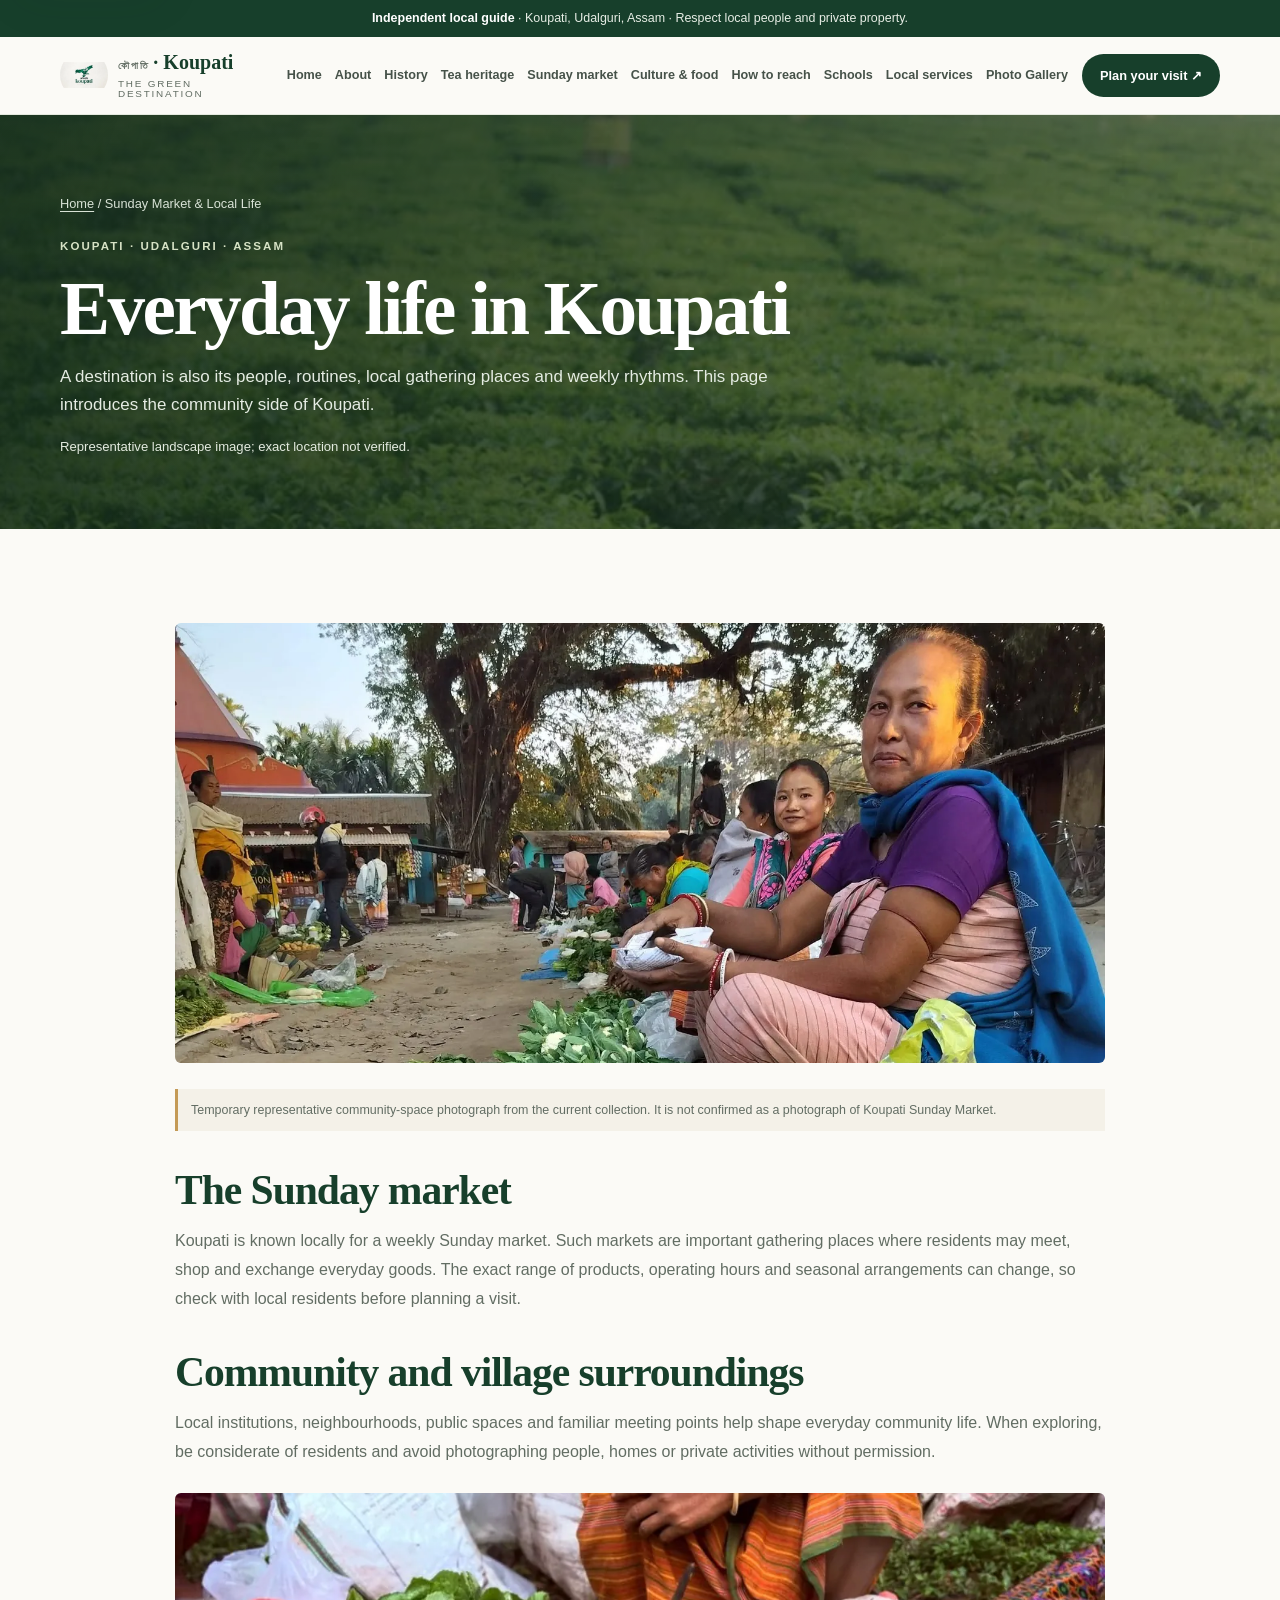
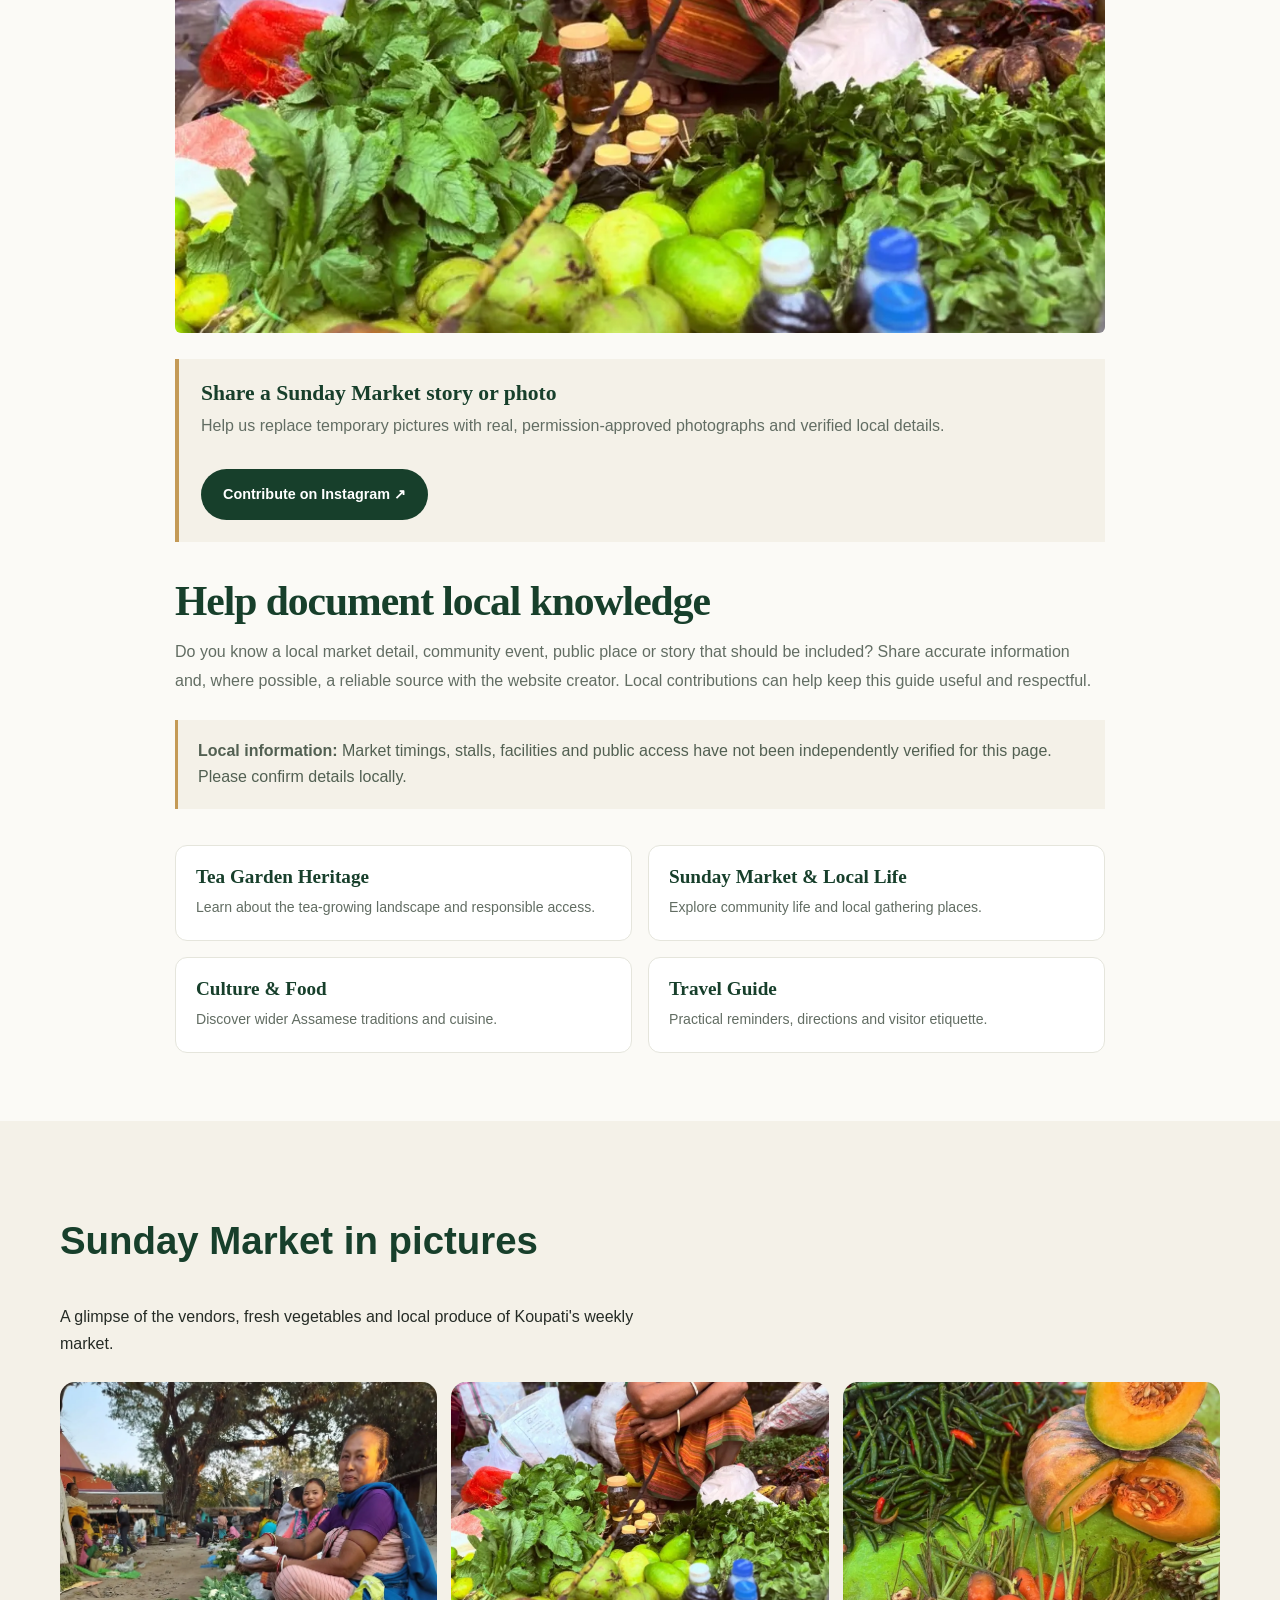
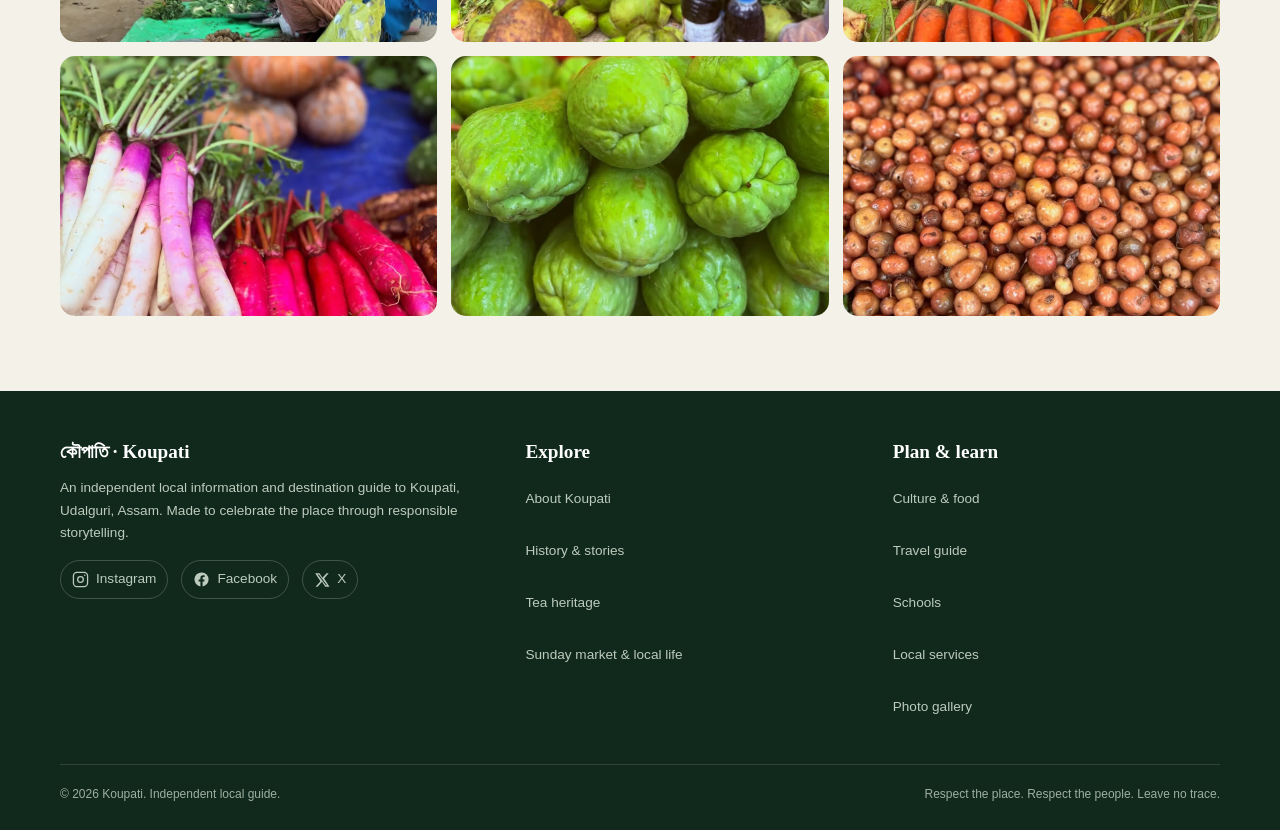
<file: local-life.html>
<!doctype html><html lang="en" class="scroll-smooth"><head>
  <!-- Google Tag Manager: GTM-TPNJJLPN -->
  <script async src="https://www.googletagmanager.com/gtm.js?id=GTM-TPNJJLPN"></script>
  <script>
    window.dataLayer = window.dataLayer || [];
    function gtag(){dataLayer.push(arguments);}
    gtag("js", new Date());
  </script>
  <!-- End Google Tag Manager --><meta charset="utf-8"><meta name="viewport" content="width=device-width, initial-scale=1"><meta name="theme-color" content="#173f2b"><title>Koupati Sunday Market &amp; Local Life, Udalguri</title><meta name="description" content="Learn about community life and the Sunday market in Koupati, Udalguri, Assam. Confirm current market details locally before travelling."><meta name="robots" content="index,follow"><link rel="canonical" href="https://koupati.vercel.app/local-life.html"><meta property="og:type" content="website"><meta property="og:url" content="https://koupati.vercel.app/local-life.html"><meta property="og:title" content="Koupati Sunday Market &amp; Local Life, Udalguri"><meta property="og:description" content="Learn about community life and the Sunday market in Koupati, Udalguri, Assam. Confirm current market details locally before travelling."><meta property="og:image" content="https://koupati.vercel.app/7-optimized.webp"><link rel="preconnect" href="https://fonts.googleapis.com"><link rel="preconnect" href="https://fonts.gstatic.com" crossorigin><link href="https://fonts.googleapis.com/css2?family=DM+Sans:wght@400;500;600;700&family=Playfair+Display:wght@500;600;700&family=Noto+Sans+Assamese:wght@400;500;600;700&display=swap" rel="stylesheet" media="print" onload="this.media=\'all\'"><noscript><link rel="stylesheet" href="https://fonts.googleapis.com/css2?family=DM+Sans:wght@400;500;600;700&amp;family=Playfair+Display:wght@500;600;700&amp;family=Noto+Sans+Assamese:wght@400;500;600;700&amp;display=swap"></noscript><style>
    :root{--forest:#173f2b;--forest2:#24583c;--leaf:#486c3e;--cream:#f4f1e8;--paper:#fbfaf6;--gold:#c49a56;--ink:#202820;--muted:#687269;--line:#e5e5dc;--white:#fff;--shadow:0 18px 55px rgba(25,48,33,.10)}
    *{box-sizing:border-box}html{scroll-behavior:smooth;scroll-padding-top:88px}body{margin:0;background:var(--paper);color:var(--ink);font-family:'DM Sans','Noto Sans Assamese',sans-serif;line-height:1.65}img{display:block;max-width:100%}a{color:inherit;text-decoration:none}button{font:inherit}.container{width:min(1160px,calc(100% - 40px));margin-inline:auto}.eyebrow{font-size:.72rem;text-transform:uppercase;letter-spacing:.18em;font-weight:700;color:var(--leaf)}.section{padding:92px 0}.section-head{max-width:700px;margin:0 auto 42px;text-align:center}.section-head h2{font:600 clamp(2rem,4vw,3.15rem)/1.13 'Playfair Display',serif;color:var(--forest);margin:10px 0 14px}.section-head p{color:var(--muted);margin:0}.btn{display:inline-flex;align-items:center;justify-content:center;gap:9px;border-radius:999px;padding:13px 21px;font-size:.9rem;font-weight:700;transition:.2s ease;border:1px solid transparent}.btn-primary{background:var(--forest);color:#fff}.btn-primary:hover{background:var(--forest2);transform:translateY(-2px)}.btn-light{background:rgba(255,255,255,.12);border-color:rgba(255,255,255,.55);color:#fff;backdrop-filter:blur(8px)}.btn-light:hover{background:#fff;color:var(--forest)}.topline{background:var(--forest);color:#e8eee6;font-size:.78rem;text-align:center;padding:8px 16px}.topline strong{color:#fff}.site-header{height:78px;position:sticky;top:0;z-index:1000;background:rgba(251,250,246,.94);backdrop-filter:blur(14px);border-bottom:1px solid rgba(23,63,43,.1)}.nav-wrap{height:100%;display:flex;align-items:center;justify-content:space-between;gap:24px}.brand{display:flex;align-items:center;gap:10px;min-width:160px}.brand img{width:48px;height:48px;object-fit:contain;border-radius:50%}.brand-name{display:flex;flex-direction:column;line-height:1.05}.brand-name strong{font:700 1.25rem 'Playfair Display',serif;color:var(--forest)}.brand-name span{font-size:.62rem;letter-spacing:.18em;text-transform:uppercase;color:var(--muted);margin-top:5px}.nav-links{display:flex;align-items:center;gap:22px;font-size:.83rem;font-weight:600;color:#465249}.nav-links a:hover,.nav-links button:hover{color:var(--leaf)}.nav-links button{border:0;background:none;color:inherit;cursor:pointer;font-weight:600}.nav-cta{white-space:nowrap;padding:10px 17px;font-size:.8rem}.menu-toggle{display:none;background:none;border:1px solid var(--line);border-radius:12px;padding:9px;color:var(--forest);font-size:1.25rem}.mobile-nav{display:none;background:var(--paper);border-top:1px solid var(--line);padding:12px 20px 20px;box-shadow:var(--shadow)}.mobile-nav.open{display:grid;gap:3px}.mobile-nav a,.mobile-nav button{padding:11px 4px;border:0;border-bottom:1px solid var(--line);background:none;text-align:left;font-weight:600;color:var(--forest)}
    .hero{min-height:690px;position:relative;display:flex;align-items:center;overflow:hidden;background:#14291e;color:white}.hero:before{content:"";position:absolute;inset:0;background:linear-gradient(90deg,rgba(9,28,17,.82),rgba(9,28,17,.47) 55%,rgba(9,28,17,.12)),linear-gradient(0deg,rgba(9,28,17,.35),transparent 55%);z-index:1}.hero-bg{position:absolute;inset:0;width:100%;height:100%;object-fit:cover;object-position:center 48%;animation:slowzoom 18s ease-in-out infinite alternate}.hero-content{position:relative;z-index:2;padding:100px 0 110px;max-width:760px}.hero-kicker{display:inline-flex;align-items:center;gap:9px;padding:7px 13px;border:1px solid rgba(255,255,255,.35);border-radius:999px;background:rgba(255,255,255,.1);font-size:.75rem;letter-spacing:.06em;color:#f1f3eb}.hero-kicker i{width:7px;height:7px;border-radius:50%;background:#c7d7a2}.hero h1{font:600 clamp(3.1rem,7.4vw,6.4rem)/.99 'Playfair Display',serif;letter-spacing:-.035em;margin:25px 0 10px}.hero h1 span{display:block;color:#e4d6b7;font:500 clamp(1.65rem,3vw,2.45rem)/1.3 'Noto Sans Assamese','Playfair Display',serif;letter-spacing:0;margin-top:14px}.hero-copy{font-size:clamp(1rem,1.7vw,1.17rem);color:#e7ece5;max-width:620px;margin:23px 0 30px}.hero-actions{display:flex;flex-wrap:wrap;gap:12px}.hero-note{margin-top:48px;color:#e4e9e1;font-size:.8rem;display:flex;align-items:center;gap:12px}.hero-note:before{content:"";width:42px;height:1px;background:var(--gold)}@keyframes slowzoom{to{transform:scale(1.06)}}
    .intro{background:var(--cream);padding:30px 0}.intro-grid{display:grid;grid-template-columns:repeat(3,1fr);gap:24px}.intro-item{padding:12px 20px;border-right:1px solid #d8d9ce}.intro-item:last-child{border:0}.intro-item b{display:block;color:var(--forest);font:600 1.25rem 'Playfair Display',serif}.intro-item span{font-size:.82rem;color:var(--muted)}
    .about-grid{display:grid;grid-template-columns:1fr 1fr;gap:62px;align-items:center}.about-photo{position:relative}.about-photo img{width:100%;height:470px;object-fit:cover;border-radius:5px 90px 5px 5px;box-shadow:var(--shadow)}.photo-label{position:absolute;right:-18px;bottom:25px;background:var(--forest);color:white;padding:18px 22px;max-width:210px;font:500 1.05rem 'Playfair Display',serif;box-shadow:var(--shadow)}.about-copy h2{font:600 clamp(2.1rem,4vw,3.4rem)/1.12 'Playfair Display',serif;color:var(--forest);margin:12px 0 20px}.about-copy p{color:var(--muted);margin:0 0 15px}.text-link{display:inline-flex;align-items:center;gap:8px;color:var(--forest);font-weight:700;margin-top:12px;border-bottom:1px solid var(--gold);padding-bottom:5px}
    .highlights{background:#eef0e8}.cards{display:grid;grid-template-columns:repeat(3,1fr);gap:22px}.feature-card{background:white;border-radius:6px;overflow:hidden;box-shadow:0 8px 30px rgba(28,54,36,.06);transition:.25s}.feature-card:hover{transform:translateY(-5px);box-shadow:var(--shadow)}.feature-card img{width:100%;height:235px;object-fit:cover}.feature-card .card-body{padding:22px}.feature-card h3{font:600 1.35rem 'Playfair Display',serif;color:var(--forest);margin:0 0 8px}.feature-card p{font-size:.9rem;color:var(--muted);margin:0}.heritage{background:var(--forest);color:#fff;position:relative;overflow:hidden}.heritage:after{content:"কৌপাতি";position:absolute;right:-20px;bottom:-75px;font:700 13rem 'Noto Sans Assamese',sans-serif;color:rgba(255,255,255,.035);pointer-events:none}.heritage .section-head h2{color:#fff}.heritage .section-head p{color:#d0ddcf}.heritage-grid{display:grid;grid-template-columns:1.05fr .95fr;gap:44px;align-items:center;position:relative;z-index:1}.heritage-grid img{width:100%;height:430px;object-fit:cover;border-radius:5px 70px 5px 5px}.heritage-copy h3{font:600 2rem 'Playfair Display',serif;margin:0 0 16px}.heritage-copy p{color:#d7e2d6}.heritage-note{border-left:3px solid var(--gold);padding:12px 16px;margin-top:24px;background:rgba(255,255,255,.07);font-size:.86rem;color:#e3eadf}
    .local{background:var(--paper)}.local-grid{display:grid;grid-template-columns:repeat(2,1fr);gap:22px}.local-card{display:grid;grid-template-columns:42% 1fr;background:white;border:1px solid var(--line);min-height:210px}.local-card img{width:100%;height:100%;min-height:210px;object-fit:cover}.local-card div{padding:24px}.local-card h3{font:600 1.3rem 'Playfair Display',serif;color:var(--forest);margin:0 0 8px}.local-card p{color:var(--muted);font-size:.88rem;margin:0}
    .travel{background:var(--cream)}.travel-grid{display:grid;grid-template-columns:repeat(3,1fr);gap:18px}.travel-card{padding:27px;background:#fff;border:1px solid #e7e5db}.travel-icon{width:44px;height:44px;border-radius:50%;display:grid;place-items:center;background:#eaf0e6;color:var(--forest);font-size:1.2rem;margin-bottom:17px}.travel-card h3{font:600 1.25rem 'Playfair Display',serif;color:var(--forest);margin:0 0 8px}.travel-card p{font-size:.88rem;color:var(--muted);margin:0}.travel-disclaimer{font-size:.8rem;color:#687269;background:#fff;border-left:3px solid var(--gold);padding:13px 16px;margin-top:20px}
    .gallery{background:var(--paper)}.gallery-grid{display:grid;grid-template-columns:repeat(4,1fr);grid-auto-rows:210px;gap:12px}.gallery-item{border:0;padding:0;position:relative;overflow:hidden;cursor:zoom-in;background:#dfe5da}.gallery-item:first-child{grid-column:span 2;grid-row:span 2}.gallery-item:nth-child(6){grid-column:span 2}.gallery-item img{width:100%;height:100%;object-fit:cover;transition:transform .5s}.gallery-item:hover img{transform:scale(1.06)}.gallery-item:after{content:"View photo ↗";position:absolute;left:14px;bottom:13px;background:rgba(17,45,29,.78);color:#fff;font-size:.72rem;padding:6px 10px;border-radius:99px;opacity:0;transition:.2s}.gallery-item:hover:after,.gallery-item:focus-visible:after{opacity:1}.gallery-caption{text-align:center;color:var(--muted);font-size:.78rem;margin-top:17px}
    .map-section{background:#eef0e8}.map-layout{display:grid;grid-template-columns:.8fr 1.2fr;gap:34px;align-items:stretch}.map-copy{padding:24px 0}.map-copy h2{font:600 2.7rem/1.1 'Playfair Display',serif;color:var(--forest);margin:10px 0 18px}.map-copy p{color:var(--muted)}#leafletMap{height:390px;border-radius:5px;z-index:1;box-shadow:var(--shadow);border:5px solid #fff}.map-actions{display:flex;flex-wrap:wrap;gap:10px;margin-top:22px}.map-actions .btn{font-size:.8rem;padding:11px 15px}.map-caveat{font-size:.76rem;color:#6b746b;margin-top:14px}
    .faq{background:var(--paper)}.faq-list{max-width:820px;margin:auto}.faq details{background:#fff;border:1px solid var(--line);margin:10px 0;padding:0 20px}.faq summary{cursor:pointer;list-style:none;padding:18px 30px 18px 0;font-weight:700;color:var(--forest);position:relative}.faq summary::-webkit-details-marker{display:none}.faq summary:after{content:"+";position:absolute;right:0;top:15px;font-size:1.4rem;color:var(--leaf)}.faq details[open] summary:after{content:"−"}.faq details p{color:var(--muted);font-size:.9rem;margin:0;padding:0 0 18px}
    .cta-band{background:var(--forest);color:#fff;padding:68px 0;text-align:center}.cta-band h2{font:600 clamp(2.1rem,4vw,3.3rem) 'Playfair Display',serif;margin:0 0 12px}.cta-band p{color:#dce5d9;margin:0 auto 24px;max-width:600px}.cta-band .btn{background:var(--cream);color:var(--forest)}.footer{background:#10291c;color:#d9e2d7;padding:50px 0 25px}.footer-grid{display:grid;grid-template-columns:1.3fr 1fr 1fr;gap:40px}.footer h3{font:600 1.2rem 'Playfair Display',serif;color:#fff;margin:0 0 14px}.footer p,.footer a{font-size:.85rem;color:#bdcbbd}.footer a:hover{color:#fff}.footer-links{display:grid;gap:8px}.footer-bottom{border-top:1px solid rgba(255,255,255,.13);margin-top:35px;padding-top:20px;display:flex;justify-content:space-between;gap:15px;font-size:.75rem;color:#9eafa0}.socials{display:flex;gap:13px;margin-top:16px}.socials a{border:1px solid rgba(255,255,255,.2);padding:7px 11px;border-radius:99px}.modal{position:fixed;inset:0;z-index:2000;background:rgba(7,20,12,.86);display:none;align-items:center;justify-content:center;padding:20px}.modal.open{display:flex}.modal img{max-width:min(100%,1100px);max-height:85vh;object-fit:contain;box-shadow:0 20px 80px #000}.modal-close{position:absolute;top:20px;right:22px;background:#fff;color:#173f2b;border:0;border-radius:50%;width:42px;height:42px;font-size:1.5rem;cursor:pointer}.about-modal-card{background:#fff;color:var(--ink);max-width:480px;padding:34px;border-radius:8px;text-align:center;position:relative}.about-modal-card img{width:116px;height:116px;object-fit:cover;border-radius:50%;margin:0 auto 18px}.about-modal-card h2{font:600 1.8rem 'Playfair Display',serif;color:var(--forest);margin:0}.about-modal-card p{color:var(--muted);font-size:.9rem}.to-top{position:fixed;right:18px;bottom:18px;z-index:900;background:var(--forest);color:white;width:44px;height:44px;border-radius:50%;display:grid;place-items:center;box-shadow:var(--shadow);opacity:0;pointer-events:none;transition:.2s}.to-top.show{opacity:1;pointer-events:auto}
    @media(max-width:980px){.nav-links{gap:13px;font-size:.77rem}.nav-cta{display:none}.about-grid{gap:35px}.gallery-grid{grid-template-columns:repeat(3,1fr)}}
    @media(max-width:760px){.container{width:min(100% - 32px,600px)}.section{padding:68px 0}.site-header{height:70px}.nav-links,.nav-wrap>.nav-cta{display:none}.menu-toggle{display:block}.brand img{width:42px;height:42px}.hero{min-height:650px}.hero-content{padding:90px 0}.hero:before{background:linear-gradient(90deg,rgba(9,28,17,.78),rgba(9,28,17,.34)),linear-gradient(0deg,rgba(9,28,17,.4),transparent)}.intro-grid{grid-template-columns:1fr;gap:8px}.intro-item{border-right:0;border-bottom:1px solid #d8d9ce;padding:12px 5px}.intro-item:last-child{border:0}.about-grid,.heritage-grid,.map-layout{grid-template-columns:1fr;gap:30px}.about-photo img{height:360px}.photo-label{right:0}.cards,.travel-grid{grid-template-columns:1fr}.feature-card img{height:220px}.heritage-grid img{height:310px}.local-grid{grid-template-columns:1fr}.local-card{grid-template-columns:38% 1fr;min-height:175px}.local-card img{min-height:175px}.local-card div{padding:17px}.gallery-grid{grid-template-columns:repeat(2,1fr);grid-auto-rows:165px;gap:8px}.gallery-item:first-child{grid-column:span 2;grid-row:span 2}.gallery-item:nth-child(6){grid-column:span 1}.map-copy{padding:0}#leafletMap{height:330px}.footer-grid{grid-template-columns:1fr 1fr;gap:28px}.footer-grid>div:first-child{grid-column:span 2}.footer-bottom{flex-direction:column}.section-head{margin-bottom:32px}}
    @media(max-width:390px){.hero h1{font-size:2.8rem}.local-card{grid-template-columns:1fr}.local-card img{height:170px}.footer-grid{grid-template-columns:1fr}.footer-grid>div:first-child{grid-column:auto}}
    @media(prefers-reduced-motion:reduce){*,*:before,*:after{scroll-behavior:auto!important;animation:none!important;transition:none!important}}
  

.page-hero{background:linear-gradient(110deg,rgba(12,37,23,.88),rgba(12,37,23,.48)),url('7-optimized.webp') center/cover;color:#fff;padding:78px 0 72px}.page-hero .container{max-width:1160px}.page-hero h1{font:600 clamp(2.6rem,6vw,4.7rem)/1.05 'Playfair Display',serif;margin:12px 0 14px;max-width:850px}.page-hero p{max-width:720px;color:#e5ece3;font-size:1.06rem;margin:0}.breadcrumb{font-size:.8rem;color:#d8e2d6;margin-bottom:18px}.breadcrumb a{text-decoration:underline;text-underline-offset:3px}.page-content{padding:68px 0}.content-wrap{max-width:900px;margin:auto}.content-wrap h2{font:600 clamp(1.8rem,3.5vw,2.6rem)/1.15 'Playfair Display',serif;color:var(--forest);margin:36px 0 12px}.content-wrap h3{font:600 1.35rem 'Playfair Display',serif;color:var(--forest);margin:24px 0 8px}.content-wrap p,.content-wrap li{color:var(--muted)}.content-wrap p{margin:0 0 16px}.content-wrap ul{padding-left:22px}.content-image{width:100%;max-height:440px;object-fit:cover;margin:26px 0;border-radius:6px}.note-box{padding:18px 20px;background:var(--cream);border-left:3px solid var(--gold);margin:24px 0;color:#526052}.page-links{display:grid;grid-template-columns:repeat(2,1fr);gap:16px;margin-top:36px}.page-link{background:#fff;border:1px solid var(--line);padding:20px}.page-link strong{display:block;color:var(--forest);font:600 1.2rem 'Playfair Display',serif;margin-bottom:6px}.page-link span{color:var(--muted);font-size:.88rem}.page-nav-active{color:var(--leaf)!important}.page-content .btn{margin-top:8px}.site-header{z-index:1000}.nav-links{gap:15px}.nav-links a{white-space:nowrap}@media(max-width:980px){.nav-links,.nav-cta{display:none}.menu-toggle{display:block}.page-links{grid-template-columns:1fr}}@media(max-width:640px){.page-hero{padding:58px 0}.page-content{padding:48px 0}.container{width:min(100% - 32px,1160px)}}
.skip-link{position:absolute;left:16px;top:-60px;z-index:3000;background:#fff;color:var(--forest);padding:10px 16px;border-radius:0 0 10px 10px;font-weight:700;box-shadow:var(--shadow)}.skip-link:focus{top:0}:focus-visible{outline:3px solid var(--gold);outline-offset:3px}.image-note{font-size:.78rem;color:var(--muted);margin:-14px 0 28px;padding:10px 13px;background:var(--cream);border-left:3px solid var(--gold)}
.koupati-photo-section{padding:56px 0 75px;background:#f4f1e8}.koupati-photo-section h2{color:#173f2b;font-size:clamp(1.7rem,3vw,2.6rem)}.koupati-photo-section p{max-width:65ch}.koupati-photo-grid{display:grid;grid-template-columns:repeat(3,minmax(0,1fr));gap:14px;margin-top:25px}.koupati-photo-grid img{width:100%;height:260px;object-fit:cover;border-radius:15px}@media(max-width:700px){.koupati-photo-grid{grid-template-columns:repeat(2,minmax(0,1fr));gap:10px}.koupati-photo-grid img{height:185px}}
/* Koupati Premium Nature & Heritage design system */
:root{--forest:#173f2b;--forest2:#24583c;--leaf:#71906b;--gold:#c49a56;--paper:#fbfaf6;--cream:#f4f1e8;--ink:#252b25;--muted:#626d63;--line:#e5e5dc;--shadow:0 16px 44px rgba(25,48,33,.09)}
body{background:#fbfaf6;color:#252b25;-webkit-font-smoothing:antialiased}a,button{touch-action:manipulation}a:focus-visible,button:focus-visible{outline:3px solid #c49a56;outline-offset:3px}img{max-width:100%;height:auto}h1,h2,h3{text-wrap:balance}.site-header{background:rgba(251,250,246,.97);backdrop-filter:blur(12px);-webkit-backdrop-filter:blur(12px);border-bottom:1px solid #e4e9de}.nav-wrap{gap:14px}.nav-links{gap:13px!important}.nav-links a{font-size:.79rem;white-space:nowrap}.nav-links a:hover,.nav-links a:focus-visible{color:#176b45}.brand-name strong{color:#173f2b}.btn,.page-link,.feature-card,.local-card,.card{transition:transform .2s ease,box-shadow .2s ease}.btn:hover{transform:translateY(-2px)}.section-head{max-width:780px}.section-head h2,.content-wrap h2{letter-spacing:-.025em}.page-hero{background-position:center;position:relative}.page-hero h1{letter-spacing:-.035em}.content-wrap{max-width:930px}.content-wrap p{line-height:1.8}.page-link,.feature-card{border-radius:12px;overflow:hidden}.page-link:hover,.feature-card:hover{box-shadow:0 16px 40px rgba(23,63,43,.1);transform:translateY(-3px)}.mobile-nav{max-height:calc(100dvh - 70px);overflow-y:auto}.mobile-nav a{min-height:44px;display:flex;align-items:center}.menu-toggle{min-width:44px;min-height:44px}@media(max-width:1180px){.nav-links,.nav-cta{display:none!important}.menu-toggle{display:block!important}}@media(max-width:760px){.container{width:min(100% - 32px,600px)}.page-hero h1{font-size:clamp(2.4rem,10vw,4rem)}.section{padding:64px 0}.btn{min-height:44px}}@media(prefers-reduced-motion:reduce){.btn,.page-link,.feature-card,.local-card,.card{transition:none!important}}

/* Phase 2: stable image geometry, keyboard focus and reduced motion */
.content-image{aspect-ratio:16/10;height:auto;object-fit:cover}
.gallery-item{aspect-ratio:4/3}
.gallery-item img{display:block}
:where(a,button,[role="button"],[tabindex]):focus-visible{outline:3px solid #d8c89b;outline-offset:3px}
@media(prefers-reduced-motion:reduce){html{scroll-behavior:auto!important}*,*::before,*::after{animation-duration:.01ms!important;animation-iteration-count:1!important;transition-duration:.01ms!important}}


/* Site-wide DESIGN.md consistency and touch-target rules */
.menu-toggle{min-width:44px;min-height:44px}.mobile-nav a{min-height:44px;display:flex;align-items:center}.footer-links a{min-height:44px;display:flex;align-items:center}.nav-links a{white-space:nowrap}@media(max-width:760px){.mobile-nav{max-height:calc(100dvh - 70px);overflow-y:auto}}@media(prefers-reduced-motion:reduce){.mobile-nav{scroll-behavior:auto}}

/* Optimized responsive hero and transparent photo note */
.page-hero{background-image:linear-gradient(110deg,rgba(12,37,23,.88),rgba(12,37,23,.48)),url('7-optimized.webp')}
@media(max-width:760px){.page-hero{background-image:linear-gradient(110deg,rgba(12,37,23,.88),rgba(12,37,23,.48)),url('7-mobile.webp')}}
.page-hero .hero-photo-note{font-size:.82rem;color:#e4ebe0;margin-top:18px;line-height:1.5}
</style><script type="application/ld+json">{"@context":"https://schema.org","@graph":[{"@type":"WebPage","name":"Koupati Sunday Market & Local Life, Udalguri","description":"Learn about community life and the Sunday market in Koupati, Udalguri, Assam. Confirm current market details locally before travelling.","url":"https://koupati.vercel.app/local-life.html","isPartOf":{"@type":"WebSite","name":"Koupati","url":"https://koupati.vercel.app/"}},{"@type":"BreadcrumbList","itemListElement":[{"@type":"ListItem","position":1,"name":"Home","item":"https://koupati.vercel.app/"},{"@type":"ListItem","position":2,"name":"Sunday Market & Local Life","item":"https://koupati.vercel.app/local-life.html"}]}]}</script><meta name="twitter:card" content="summary_large_image"><meta name="twitter:title" content="Koupati Sunday Market &amp; Local Life, Udalguri"><meta name="twitter:description" content="Learn about community life and the Sunday market in Koupati, Udalguri, Assam. Confirm current market details locally before travelling."><meta name="twitter:image" content="https://koupati.vercel.app/7-optimized.webp"></head><body><a class="skip-link" href="#main-content">Skip to content</a><div class="topline"><strong>Independent local guide</strong> · Koupati, Udalguri, Assam · Respect local people and private property.</div>
<header class="site-header"><div class="container nav-wrap"><a class="brand" href="/" aria-label="Koupati home"><img src="images/koupati_logo-optimized.webp" alt="Koupati logo" decoding="async" width="320" height="175"><span class="brand-name"><strong><span lang="as">কৌপাতি</span> · Koupati</strong><span>The green destination</span></span></a><nav class="nav-links" aria-label="Main navigation"><a href="/">Home</a><a href="about-koupati.html">About</a><a href="history-local-stories.html">History</a><a href="tea-garden.html">Tea heritage</a><a href="local-life.html">Sunday market</a><a href="culture-food.html">Culture & food</a><a href="travel-guide.html#transport-options">How to reach</a><a href="education.html">Schools</a><a href="nearby-villages-hospitals.html">Local services</a><a href="gallery.html">Photo Gallery</a></nav><a class="btn btn-primary nav-cta" href="travel-guide.html">Plan your visit ↗</a><button class="menu-toggle" id="menuToggle" aria-label="Open navigation" aria-expanded="false" aria-controls="mobileNav">☰</button></div><nav class="mobile-nav" id="mobileNav" aria-label="Mobile navigation"><a href="/">Home</a><a href="about-koupati.html">About</a><a href="history-local-stories.html">History &amp; Stories</a><a href="tea-garden.html">Tea heritage</a><a href="local-life.html">Sunday market</a><a href="culture-food.html">Culture & food</a><a href="travel-guide.html#transport-options">How to reach</a><a href="education.html">Schools</a><a href="nearby-villages-hospitals.html">Local services</a><a href="gallery.html">Photo Gallery</a></nav></header><main id="main-content"><section class="page-hero"><div class="container"><nav class="breadcrumb" aria-label="Breadcrumb"><a href="/">Home</a> / <span aria-current="page">Sunday Market &amp; Local Life</span></nav><span class="eyebrow" style="color:#d7e2c5">Koupati · Udalguri · Assam</span><h1>Everyday life in Koupati</h1><p>A destination is also its people, routines, local gathering places and weekly rhythms. This page introduces the community side of Koupati.</p><p class="hero-photo-note">Representative landscape image; exact location not verified.</p></div></section><section class="page-content"><div class="container content-wrap"><img class="content-image" src="90372.webp" alt="Sunday market vendors selling fresh vegetables in a village setting" loading="lazy" decoding="async" fetchpriority="low" width="1536" height="1204"><p class="image-note">Temporary representative community-space photograph from the current collection. It is not confirmed as a photograph of Koupati Sunday Market.</p><h2>The Sunday market</h2><p>Koupati is known locally for a weekly Sunday market. Such markets are important gathering places where residents may meet, shop and exchange everyday goods. The exact range of products, operating hours and seasonal arrangements can change, so check with local residents before planning a visit.</p><h2>Community and village surroundings</h2><p>Local institutions, neighbourhoods, public spaces and familiar meeting points help shape everyday community life. When exploring, be considerate of residents and avoid photographing people, homes or private activities without permission.</p><img class="content-image" src="90376.webp" alt="Representative photograph of a local produce seller in Assam; exact location unverified" loading="lazy" decoding="async" fetchpriority="low" width="1152" height="1536"><div class="community-invite" style="display:flex;flex-wrap:wrap;align-items:center;justify-content:space-between;gap:20px;padding:22px;background:var(--cream);border-left:4px solid var(--gold);margin:22px 0"><div><h3 style="font:600 1.35rem Playfair Display,serif;color:var(--forest);margin:0 0 6px">Share a Sunday Market story or photo</h3><p style="margin:0;color:var(--muted)">Help us replace temporary pictures with real, permission-approved photographs and verified local details.</p></div><a class="btn btn-primary" href="https://www.instagram.com/koupati_official/" target="_blank" rel="noopener noreferrer">Contribute on Instagram ↗</a></div><h2>Help document local knowledge</h2><p>Do you know a local market detail, community event, public place or story that should be included? Share accurate information and, where possible, a reliable source with the website creator. Local contributions can help keep this guide useful and respectful.</p><div class="note-box"><strong>Local information:</strong> Market timings, stalls, facilities and public access have not been independently verified for this page. Please confirm details locally.</div><div class="page-links"><a class="page-link" href="tea-garden.html"><strong>Tea Garden Heritage</strong><span>Learn about the tea-growing landscape and responsible access.</span></a><a class="page-link" href="local-life.html"><strong>Sunday Market & Local Life</strong><span>Explore community life and local gathering places.</span></a><a class="page-link" href="culture-food.html"><strong>Culture & Food</strong><span>Discover wider Assamese traditions and cuisine.</span></a><a class="page-link" href="travel-guide.html"><strong>Travel Guide</strong><span>Practical reminders, directions and visitor etiquette.</span></a></div></div></section><section class="koupati-photo-section" aria-label="Authentic Koupati photo collection"><div class="container"><h2>Sunday Market in pictures</h2><p>A glimpse of the vendors, fresh vegetables and local produce of Koupati's weekly market.</p><div class="koupati-photo-grid"><img src="90372.webp" alt="Community and local market photograph" loading="lazy" decoding="async" onerror="this.hidden=true" fetchpriority="low" width="1536" height="1204"><img src="90376.webp" alt="Community and local market photograph" loading="lazy" decoding="async" onerror="this.hidden=true" fetchpriority="low" width="1152" height="1536"><img src="90378.webp" alt="Community and local market photograph" loading="lazy" decoding="async" onerror="this.hidden=true" fetchpriority="low" width="1152" height="1536"><img src="90380.webp" alt="Community and local market photograph" loading="lazy" decoding="async" onerror="this.hidden=true" fetchpriority="low" width="1152" height="1536"><img src="90381.webp" alt="Community and local market photograph" loading="lazy" decoding="async" onerror="this.hidden=true" fetchpriority="low" width="1152" height="1536"><img src="90373.webp" alt="Community and local market photograph" loading="lazy" decoding="async" onerror="this.hidden=true" fetchpriority="low" width="1152" height="1536"></div></div></section></main><footer class="footer"><div class="container"><div class="footer-grid"><div><h3><span lang="as">কৌপাতি</span> · Koupati</h3><p>An independent local information and destination guide to Koupati, Udalguri, Assam. Made to celebrate the place through responsible storytelling.</p><div class="socials" style="flex-wrap:wrap"><a href="https://www.instagram.com/koupati_official/" target="_blank" rel="noopener noreferrer" aria-label="Koupati on Instagram" style="display:inline-flex;align-items:center;gap:7px"><svg aria-hidden="true" width="17" height="17" viewBox="0 0 24 24" fill="none" stroke="currentColor" stroke-width="1.8" stroke-linecap="round" stroke-linejoin="round"><rect x="2" y="2" width="20" height="20" rx="5"/><circle cx="12" cy="12" r="4"/><circle cx="18" cy="6" r="1" fill="currentColor" stroke="none"/></svg><span>Instagram</span></a><a href="https://www.facebook.com/infokoupati" target="_blank" rel="noopener noreferrer" aria-label="Koupati on Facebook" style="display:inline-flex;align-items:center;gap:7px"><svg aria-hidden="true" width="17" height="17" viewBox="0 0 24 24" fill="currentColor"><path d="M22 12a10 10 0 1 0-11.56 9.88v-6.99H7.9V12h2.54V9.8c0-2.5 1.49-3.89 3.78-3.89 1.09 0 2.23.2 2.23.2v2.46H15.2c-1.24 0-1.63.77-1.63 1.56V12h2.77l-.44 2.89h-2.33v6.99A10 10 0 0 0 22 12Z"/></svg><span>Facebook</span></a><a href="https://x.com/KoupatiOfficial" target="_blank" rel="noopener noreferrer" aria-label="Koupati on X" style="display:inline-flex;align-items:center;gap:7px"><svg aria-hidden="true" width="16" height="16" viewBox="0 0 24 24" fill="currentColor"><path d="M18.9 2H22l-6.8 7.77L23.2 22h-6.26l-4.9-7.43L5.54 22H2.4l7.27-8.31L1.8 2h6.42l4.43 6.77L18.9 2Zm-1.1 18h1.73L7.28 3.89H5.42L17.8 20Z"/></svg><span>X</span></a></div></div><div><h3>Explore</h3><div class="footer-links"><a href="about-koupati.html">About Koupati</a><a href="history-local-stories.html">History &amp; stories</a><a href="tea-garden.html">Tea heritage</a><a href="local-life.html">Sunday market & local life</a></div></div><div><h3>Plan & learn</h3><div class="footer-links"><a href="culture-food.html">Culture & food</a><a href="travel-guide.html">Travel guide</a><a href="education.html">Schools</a><a href="nearby-villages-hospitals.html">Local services</a><a href="gallery.html">Photo gallery</a></div></div></div><div class="footer-bottom"><span>© <span id="year"></span> Koupati. Independent local guide.</span><span>Respect the place. Respect the people. Leave no trace.</span></div></div></footer>
<script>const t=document.getElementById('menuToggle'),m=document.getElementById('mobileNav');if(t&&m){const closeMenu=(restore=false)=>{m.classList.remove('open');t.setAttribute('aria-expanded','false');t.setAttribute('aria-label','Open navigation');if(restore)t.focus()};t.addEventListener('click',()=>{if(m.classList.contains('open'))closeMenu();else{m.classList.add('open');t.setAttribute('aria-expanded','true');t.setAttribute('aria-label','Close navigation')}});m.querySelectorAll('a').forEach(a=>a.addEventListener('click',()=>closeMenu()));document.addEventListener('keydown',e=>{if(e.key==='Escape'&&m.classList.contains('open'))closeMenu(true)});document.addEventListener('pointerdown',e=>{if(m.classList.contains('open')&&!m.contains(e.target)&&!t.contains(e.target))closeMenu()})}document.getElementById('year').textContent=new Date().getFullYear();</script></body></html>
</file>
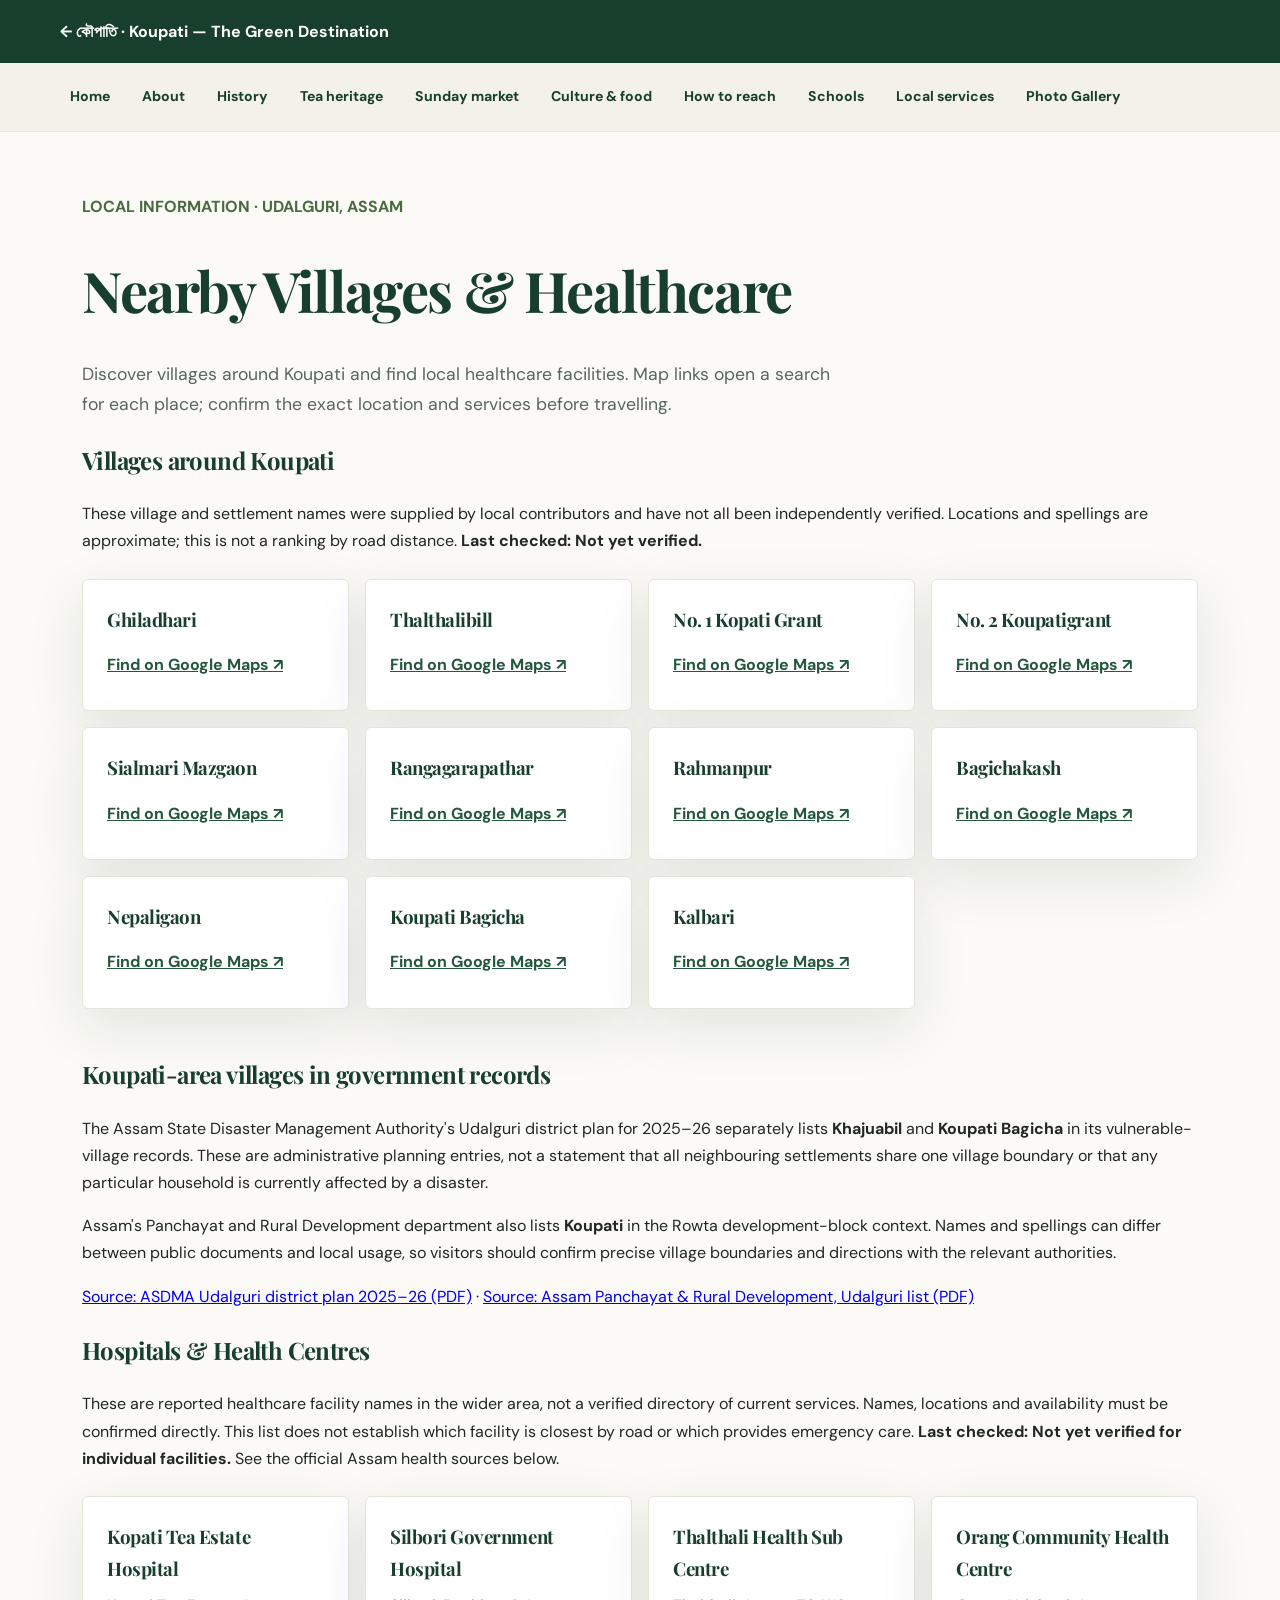
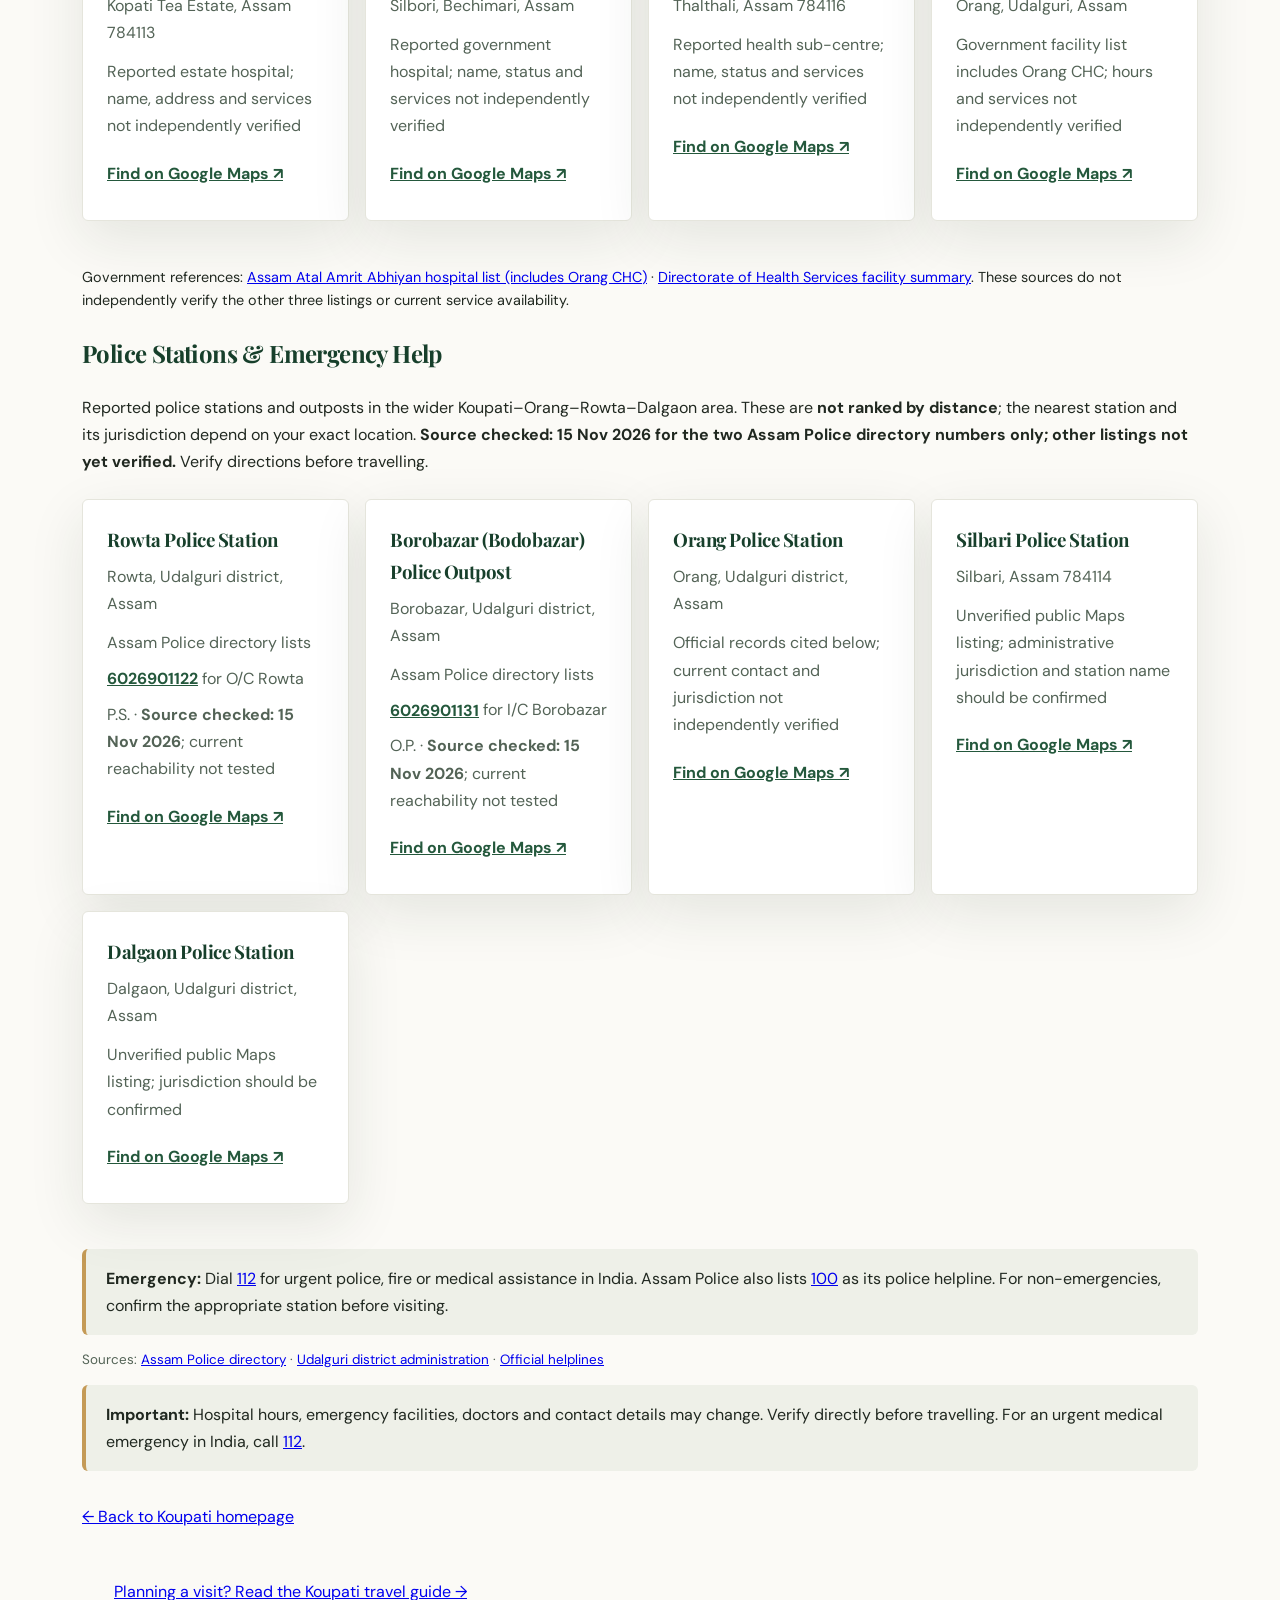
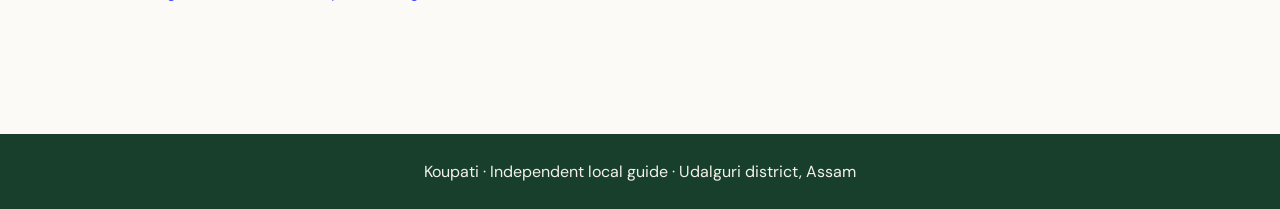
<file: nearby-villages-hospitals.html>
<!doctype html><html lang="en"><head>
  <!-- Google Tag Manager: GTM-TPNJJLPN -->
  <script async src="https://www.googletagmanager.com/gtm.js?id=GTM-TPNJJLPN"></script>
  <script>
    window.dataLayer = window.dataLayer || [];
    function gtag(){dataLayer.push(arguments);}
    gtag("js", new Date());
  </script>
  <!-- End Google Tag Manager --><meta charset="utf-8"><meta name="viewport" content="width=device-width,initial-scale=1"><title>Nearby Villages & Hospitals | Koupati, Udalguri</title><meta name="description" content="Find nearby villages, hospitals, health centres and police information around Koupati in Udalguri district, Assam."><link rel="canonical" href="https://koupati.vercel.app/nearby-villages-hospitals.html"><meta name="theme-color" content="#173f2b"><meta property="og:type" content="website"><meta property="og:url" content="https://koupati.vercel.app/nearby-villages-hospitals.html"><meta property="og:title" content="Nearby Villages & Hospitals | Koupati, Udalguri"><meta property="og:description" content="Find nearby villages, hospitals, health centres and police information around Koupati in the Udalguri district, Assam."><meta property="og:image" content="https://koupati.vercel.app/7-optimized.webp"><meta name="twitter:card" content="summary_large_image"><link rel="preconnect" href="https://fonts.googleapis.com"><link rel="preconnect" href="https://fonts.gstatic.com" crossorigin><link href="https://fonts.googleapis.com/css2?family=DM+Sans:wght@400;500;600;700&family=Noto+Sans+Assamese:wght@400;500;600;700&family=Playfair+Display:wght@500;600;700&display=swap" rel="stylesheet" media="print" onload="this.media='all'"><noscript><link rel="stylesheet" href="https://fonts.googleapis.com/css2?family=DM+Sans:wght@400;500;600;700&family=Noto+Sans+Assamese:wght@400;500;600;700&family=Playfair+Display:wght@500;600;700&display=swap"></noscript><style>:root{--forest:#173f2b;--forest2:#24583c;--leaf:#486c3e;--cream:#f4f1e8;--paper:#fbfaf6;--gold:#c49a56;--ink:#202820;--muted:#687269;--line:#e5e5dc;--white:#fff;--shadow:0 18px 55px rgba(25,48,33,.10);--green:var(--forest)}*{box-sizing:border-box}body{margin:0;background:#fbfaf6;color:#263b2e;font-family:system-ui,-apple-system,sans-serif;line-height:1.6}header{background:var(--green);color:white;padding:18px max(22px,calc((100vw - 1080px)/2))}header a{color:white;text-decoration:none;font-weight:700}main{max-width:1080px;margin:auto;padding:45px 22px 80px}h1,h2,h3{font-family:"Playfair Display",Georgia,serif}h1,h2{color:var(--green)}h1{font-size:clamp(2rem,5vw,3.5rem);line-height:1.15}p.lead{max-width:750px;font-size:1.1rem;color:#58675b}.grid{display:grid;grid-template-columns:repeat(auto-fit,minmax(235px,1fr));gap:16px;margin:24px 0 45px}.card{background:white;border:1px solid #e2e7dd;border-radius:14px;padding:20px;box-shadow:0 5px 20px #173f2b0a}.card h3{margin:0 0 7px;color:var(--green)}.card p{margin:0 0 12px;color:#536356}.card a{color:#24583c;font-weight:700}.note{background:#eef0e8;border-left:4px solid #c49a56;padding:16px 20px;border-radius:6px}footer{background:var(--green);color:white;text-align:center;padding:25px}footer a{color:white}@media(max-width:600px){main{padding-top:28px}}
/* Shared premium directory layout */
body{background:#fbfaf6;color:#252b25;font-family:'DM Sans','Noto Sans Assamese',system-ui,sans-serif;line-height:1.7}header{background:#173f2b;color:#fff;padding:18px max(20px,calc((100% - 1160px)/2));box-shadow:0 8px 25px rgba(23,63,43,.12)}header a{color:#fff;text-decoration:none;font-weight:700}main{max-width:1160px}h1,h2,h3{letter-spacing:-.025em}h1,h2{color:#173f2b}.hero{background:linear-gradient(135deg,#173f2b,#315b42);color:#fff;border-radius:0 0 20px 20px}.hero h1{color:#fff}.card{background:#fff;border:1px solid #e2e8de;border-radius:14px;box-shadow:0 10px 32px rgba(23,63,43,.055);transition:transform .2s,box-shadow .2s}.card:hover{transform:translateY(-3px);box-shadow:0 16px 40px rgba(23,63,43,.1)}a:focus-visible,button:focus-visible{outline:3px solid #c49a56;outline-offset:3px}a{overflow-wrap:anywhere}footer{background:#173f2b;color:#f4f1e8;padding:24px;text-align:center} .premium-directory-nav{display:flex;gap:12px;flex-wrap:wrap;padding:12px max(20px,calc((100% - 1160px)/2));background:#f0f3eb;border-bottom:1px solid #dfe6da}.premium-directory-nav a{color:#173f2b;text-decoration:none;font-weight:700;font-size:.88rem;padding:7px 10px;border-radius:7px}.premium-directory-nav a:hover{background:#dce7d8}@media(max-width:600px){.premium-directory-nav{gap:4px}.premium-directory-nav a{font-size:.8rem}main{padding-left:16px;padding-right:16px}}@media(prefers-reduced-motion:reduce){.card{transition:none}}
.skip-link{position:absolute;left:16px;top:-80px;z-index:9999;padding:12px 16px;background:#fff;color:#173f2b;border-radius:0 0 10px 10px;font-weight:700}.skip-link:focus{top:0}a:focus-visible,button:focus-visible{outline:3px solid #c49a56;outline-offset:3px}#main-content{scroll-margin-top:24px}

/* DESIGN.md directory alignment */
body{background:var(--paper);color:var(--ink)}h1,h2,h3{font-family:"Playfair Display",Georgia,serif}.card{border:1px solid var(--line);border-radius:6px;box-shadow:var(--shadow);padding:24px}.card a,.premium-directory-nav a{display:inline-flex;align-items:center;min-height:44px}.note{border-left-color:var(--gold);color:var(--ink)}.source-note{font-size:.9rem;color:var(--ink);line-height:1.65}.source-note a{text-decoration:underline}.premium-directory-nav a{border-radius:6px}.premium-directory-nav{background:var(--cream);border-color:var(--line)}@media(max-width:760px){.card{padding:16px}}@media(prefers-reduced-motion:reduce){*,*::before,*::after{scroll-behavior:auto!important;transition-duration:.01ms!important;animation-duration:.01ms!important}}
</style><script type="application/ld+json">{"@context":"https://schema.org","@graph":[{"@type":"WebPage","name":"Nearby Villages & Hospitals | Koupati, Udalguri","description":"Find nearby villages, hospitals, health centres and police information around Koupati in the Udalguri district of Assam.","url":"https://koupati.vercel.app/nearby-villages-hospitals.html","isPartOf":{"@type":"WebSite","name":"Koupati","url":"https://koupati.vercel.app/"}},{"@type":"BreadcrumbList","itemListElement":[{"@type":"ListItem","position":1,"name":"Home","item":"https://koupati.vercel.app/"},{"@type":"ListItem","position":2,"name":"Local services","item":"https://koupati.vercel.app/nearby-villages-hospitals.html"}]}]}</script><meta name="twitter:title" content="Nearby Villages &amp; Hospitals | Koupati, Udalguri"><meta name="twitter:description" content="Contributor-reported local villages and healthcare facilities near Koupati, with verification status and official police directory sources."><meta name="twitter:image" content="https://koupati.vercel.app/7-optimized.webp"><meta name="robots" content="index,follow"></head><body><a class="skip-link" href="#main-content">Skip to main content</a><header><a href="/">← <span lang="as">কৌপাতি</span> · Koupati — The Green Destination</a></header><nav class="premium-directory-nav" aria-label="Site navigation"><a href="/">Home</a><a href="about-koupati.html">About</a><a href="history-local-stories.html">History</a><a href="tea-garden.html">Tea heritage</a><a href="local-life.html">Sunday market</a><a href="culture-food.html">Culture & food</a><a href="travel-guide.html#transport-options">How to reach</a><a href="education.html">Schools</a><a href="nearby-villages-hospitals.html">Local services</a><a href="gallery.html">Photo Gallery</a></nav><main id="main-content"><p style="font-weight:700;color:#486c3e">LOCAL INFORMATION · UDALGURI, ASSAM</p><h1>Nearby Villages & Healthcare</h1><p class="lead">Discover villages around Koupati and find local healthcare facilities. Map links open a search for each place; confirm the exact location and services before travelling.</p><section><h2>Villages around Koupati</h2><p>These village and settlement names were supplied by local contributors and have not all been independently verified. Locations and spellings are approximate; this is not a ranking by road distance. <strong>Last checked: Not yet verified.</strong></p><div class="grid"><article class="card"><h3>Ghiladhari</h3><a target="_blank" rel="noopener noreferrer" href="https://www.google.com/maps/search/?api=1&query=Ghiladhari%2C%20Udalguri%2C%20Assam">Find on Google Maps ↗</a></article><article class="card"><h3>Thalthalibill</h3><a target="_blank" rel="noopener noreferrer" href="https://www.google.com/maps/search/?api=1&query=Thalthalibill%2C%20Udalguri%2C%20Assam">Find on Google Maps ↗</a></article><article class="card"><h3>No. 1 Kopati Grant</h3><a target="_blank" rel="noopener noreferrer" href="https://www.google.com/maps/search/?api=1&query=No.%201%20Kopati%20Grant%2C%20Udalguri%2C%20Assam">Find on Google Maps ↗</a></article><article class="card"><h3>No. 2 Koupatigrant</h3><a target="_blank" rel="noopener noreferrer" href="https://www.google.com/maps/search/?api=1&query=No.%202%20Koupatigrant%2C%20Udalguri%2C%20Assam">Find on Google Maps ↗</a></article><article class="card"><h3>Sialmari Mazgaon</h3><a target="_blank" rel="noopener noreferrer" href="https://www.google.com/maps/search/?api=1&query=Sialmari%20Mazgaon%2C%20Udalguri%2C%20Assam">Find on Google Maps ↗</a></article><article class="card"><h3>Rangagarapathar</h3><a target="_blank" rel="noopener noreferrer" href="https://www.google.com/maps/search/?api=1&query=Rangagarapathar%2C%20Udalguri%2C%20Assam">Find on Google Maps ↗</a></article><article class="card"><h3>Rahmanpur</h3><a target="_blank" rel="noopener noreferrer" href="https://www.google.com/maps/search/?api=1&query=Rahmanpur%2C%20Udalguri%2C%20Assam">Find on Google Maps ↗</a></article><article class="card"><h3>Bagichakash</h3><a target="_blank" rel="noopener noreferrer" href="https://www.google.com/maps/search/?api=1&query=Bagichakash%2C%20Udalguri%2C%20Assam">Find on Google Maps ↗</a></article><article class="card"><h3>Nepaligaon</h3><a target="_blank" rel="noopener noreferrer" href="https://www.google.com/maps/search/?api=1&query=Nepaligaon%2C%20Udalguri%2C%20Assam">Find on Google Maps ↗</a></article><article class="card"><h3>Koupati Bagicha</h3><a target="_blank" rel="noopener noreferrer" href="https://www.google.com/maps/search/?api=1&query=Koupati%20Bagicha%2C%20Udalguri%2C%20Assam">Find on Google Maps ↗</a></article><article class="card"><h3>Kalbari</h3><a target="_blank" rel="noopener noreferrer" href="https://www.google.com/maps/search/?api=1&query=Kalbari%2C%20Udalguri%2C%20Assam">Find on Google Maps ↗</a></article></div></section><section aria-labelledby="official-village-records"><h2 id="official-village-records">Koupati-area villages in government records</h2><p>The Assam State Disaster Management Authority's Udalguri district plan for 2025–26 separately lists <strong>Khajuabil</strong> and <strong>Koupati Bagicha</strong> in its vulnerable-village records. These are administrative planning entries, not a statement that all neighbouring settlements share one village boundary or that any particular household is currently affected by a disaster.</p><p>Assam's Panchayat and Rural Development department also lists <strong>Koupati</strong> in the Rowta development-block context. Names and spellings can differ between public documents and local usage, so visitors should confirm precise village boundaries and directions with the relevant authorities.</p><p><a href="https://asdma.assam.gov.in/sites/default/files/swf_utility_folder/departments/asdma_revenue_uneecopscloud_com_oid_70/menu/document/udalguri_2025_26.pdf" target="_blank" rel="noopener noreferrer">Source: ASDMA Udalguri district plan 2025–26 (PDF)</a> · <a href="https://pnrd.assam.gov.in/sites/default/files/swf_utility_folder/departments/pnrd_uneecopscloud_com_oid_9/menu/document/udalguri.pdf" target="_blank" rel="noopener noreferrer">Source: Assam Panchayat &amp; Rural Development, Udalguri list (PDF)</a></p></section><section><h2>Hospitals & Health Centres</h2><p>These are reported healthcare facility names in the wider area, not a verified directory of current services. Names, locations and availability must be confirmed directly. This list does not establish which facility is closest by road or which provides emergency care. <strong>Last checked: Not yet verified for individual facilities.</strong> See the official Assam health sources below.</p><div class="grid"><article class="card"><h3>Kopati Tea Estate Hospital</h3><p>Kopati Tea Estate, Assam 784113</p><p>Reported estate hospital; name, address and services not independently verified</p><a target="_blank" rel="noopener noreferrer" href="https://www.google.com/maps/search/?api=1&query=Kopati%20Tea%20Estate%20Hospital%2C%20Kopati%20Tea%20Estate%20784113%2C%20Udalguri%2C%20Assam">Find on Google Maps ↗</a></article><article class="card"><h3>Silbori Government Hospital</h3><p>Silbori, Bechimari, Assam</p><p>Reported government hospital; name, status and services not independently verified</p><a target="_blank" rel="noopener noreferrer" href="https://www.google.com/maps/search/?api=1&query=Silbori%20Government%20Hospital%2C%20Silbori%2C%20Bechimari%2C%20Udalguri%2C%20Assam">Find on Google Maps ↗</a></article><article class="card"><h3>Thalthali Health Sub Centre</h3><p>Thalthali, Assam 784116</p><p>Reported health sub-centre; name, status and services not independently verified</p><a target="_blank" rel="noopener noreferrer" href="https://www.google.com/maps/search/?api=1&query=Thalthali%20Health%20Sub%20Centre%2C%20Thalthali%20784116%2C%20Udalguri%2C%20Assam">Find on Google Maps ↗</a></article><article class="card"><h3>Orang Community Health Centre</h3><p>Orang, Udalguri, Assam</p><p>Government facility list includes Orang CHC; hours and services not independently verified</p><a target="_blank" rel="noopener noreferrer" href="https://www.google.com/maps/search/?api=1&query=Orang%20Community%20Health%20Centre%2C%20Orang%2C%20Udalguri%2C%20Assam">Find on Google Maps ↗</a></article></div><p class="source-note">Government references: <a href="https://atalamritabhiyan.assam.gov.in/information-services/detail/pmjaymmjay-hospitals" target="_blank" rel="noopener noreferrer">Assam Atal Amrit Abhiyan hospital list (includes Orang CHC)</a> · <a href="https://dhs.assam.gov.in/information-services/detail/health-institute-details" target="_blank" rel="noopener noreferrer">Directorate of Health Services facility summary</a>. These sources do not independently verify the other three listings or current service availability.</p></section><section id="police-stations"><h2>Police Stations &amp; Emergency Help</h2><p>Reported police stations and outposts in the wider Koupati–Orang–Rowta–Dalgaon area. These are <strong>not ranked by distance</strong>; the nearest station and its jurisdiction depend on your exact location. <strong>Source checked: 15 Nov 2026 for the two Assam Police directory numbers only; other listings not yet verified.</strong> Verify directions before travelling.</p><div class="grid"><article class="card"><h3>Rowta Police Station</h3><p>Rowta, Udalguri district, Assam</p><p>Assam Police directory lists <a href="tel:6026901122">6026901122</a> for O/C Rowta P.S. · <strong>Source checked: 15 Nov 2026</strong>; current reachability not tested</p><a target="_blank" rel="noopener noreferrer" href="https://www.google.com/maps/search/?api=1&amp;query=Rowta%20Police%20Station%2C%20Rowta%2C%20Udalguri%20district%2C%20Assam">Find on Google Maps ↗</a></article><article class="card"><h3>Borobazar (Bodobazar) Police Outpost</h3><p>Borobazar, Udalguri district, Assam</p><p>Assam Police directory lists <a href="tel:6026901131">6026901131</a> for I/C Borobazar O.P. · <strong>Source checked: 15 Nov 2026</strong>; current reachability not tested</p><a target="_blank" rel="noopener noreferrer" href="https://www.google.com/maps/search/?api=1&amp;query=Borobazar%20(Bodobazar)%20Police%20Outpost%2C%20Borobazar%2C%20Udalguri%20district%2C%20Assam">Find on Google Maps ↗</a></article><article class="card"><h3>Orang Police Station</h3><p>Orang, Udalguri district, Assam</p><p>Official records cited below; current contact and jurisdiction not independently verified</p><a target="_blank" rel="noopener noreferrer" href="https://www.google.com/maps/search/?api=1&amp;query=Orang%20Police%20Station%2C%20Orang%2C%20Udalguri%20district%2C%20Assam">Find on Google Maps ↗</a></article><article class="card"><h3>Silbari Police Station</h3><p>Silbari, Assam 784114</p><p>Unverified public Maps listing; administrative jurisdiction and station name should be confirmed</p><a target="_blank" rel="noopener noreferrer" href="https://www.google.com/maps/search/?api=1&amp;query=Silbari%20Police%20Station%2C%20Silbari%20784114%2C%20Udalguri%2C%20Assam">Find on Google Maps ↗</a></article><article class="card"><h3>Dalgaon Police Station</h3><p>Dalgaon, Udalguri district, Assam</p><p>Unverified public Maps listing; jurisdiction should be confirmed</p><a target="_blank" rel="noopener noreferrer" href="https://www.google.com/maps/search/?api=1&amp;query=Dalgaon%20Police%20Station%2C%20Dalgaon%2C%20Udalguri%20district%2C%20Assam">Find on Google Maps ↗</a></article></div><div class="note"><strong>Emergency:</strong> Dial <a href="tel:112">112</a> for urgent police, fire or medical assistance in India. Assam Police also lists <a href="tel:100">100</a> as its police helpline. For non-emergencies, confirm the appropriate station before visiting.</div><p style="font-size:.84rem;color:#536356">Sources: <a href="https://police.assam.gov.in/sites/default/files/swf_utility_folder/departments/assampolice_webcomindia_org_oid_8/do_u_want_2_know/opon-final.pdf" target="_blank" rel="noopener noreferrer">Assam Police directory</a> · <a href="https://udalguri.assam.gov.in/sites/default/files/public_utility/FAP.pdf" target="_blank" rel="noopener noreferrer">Udalguri district administration</a> · <a href="https://udalguri.assam.gov.in/all-helplines-numbers" target="_blank" rel="noopener noreferrer">Official helplines</a></p></section><aside class="note"><strong>Important:</strong> Hospital hours, emergency facilities, doctors and contact details may change. Verify directly before travelling. For an urgent medical emergency in India, call <a href="tel:112">112</a>.</aside><p style="margin-top:32px"><a href="/">← Back to Koupati homepage</a></p><nav aria-label="Related travel information" style="max-width:1100px;margin:2rem auto;padding:1rem 1.5rem"><a href="travel-guide.html">Planning a visit? Read the Koupati travel guide →</a></nav>
</main><footer>Koupati · Independent local guide · Udalguri district, Assam</footer></body></html>
</file>
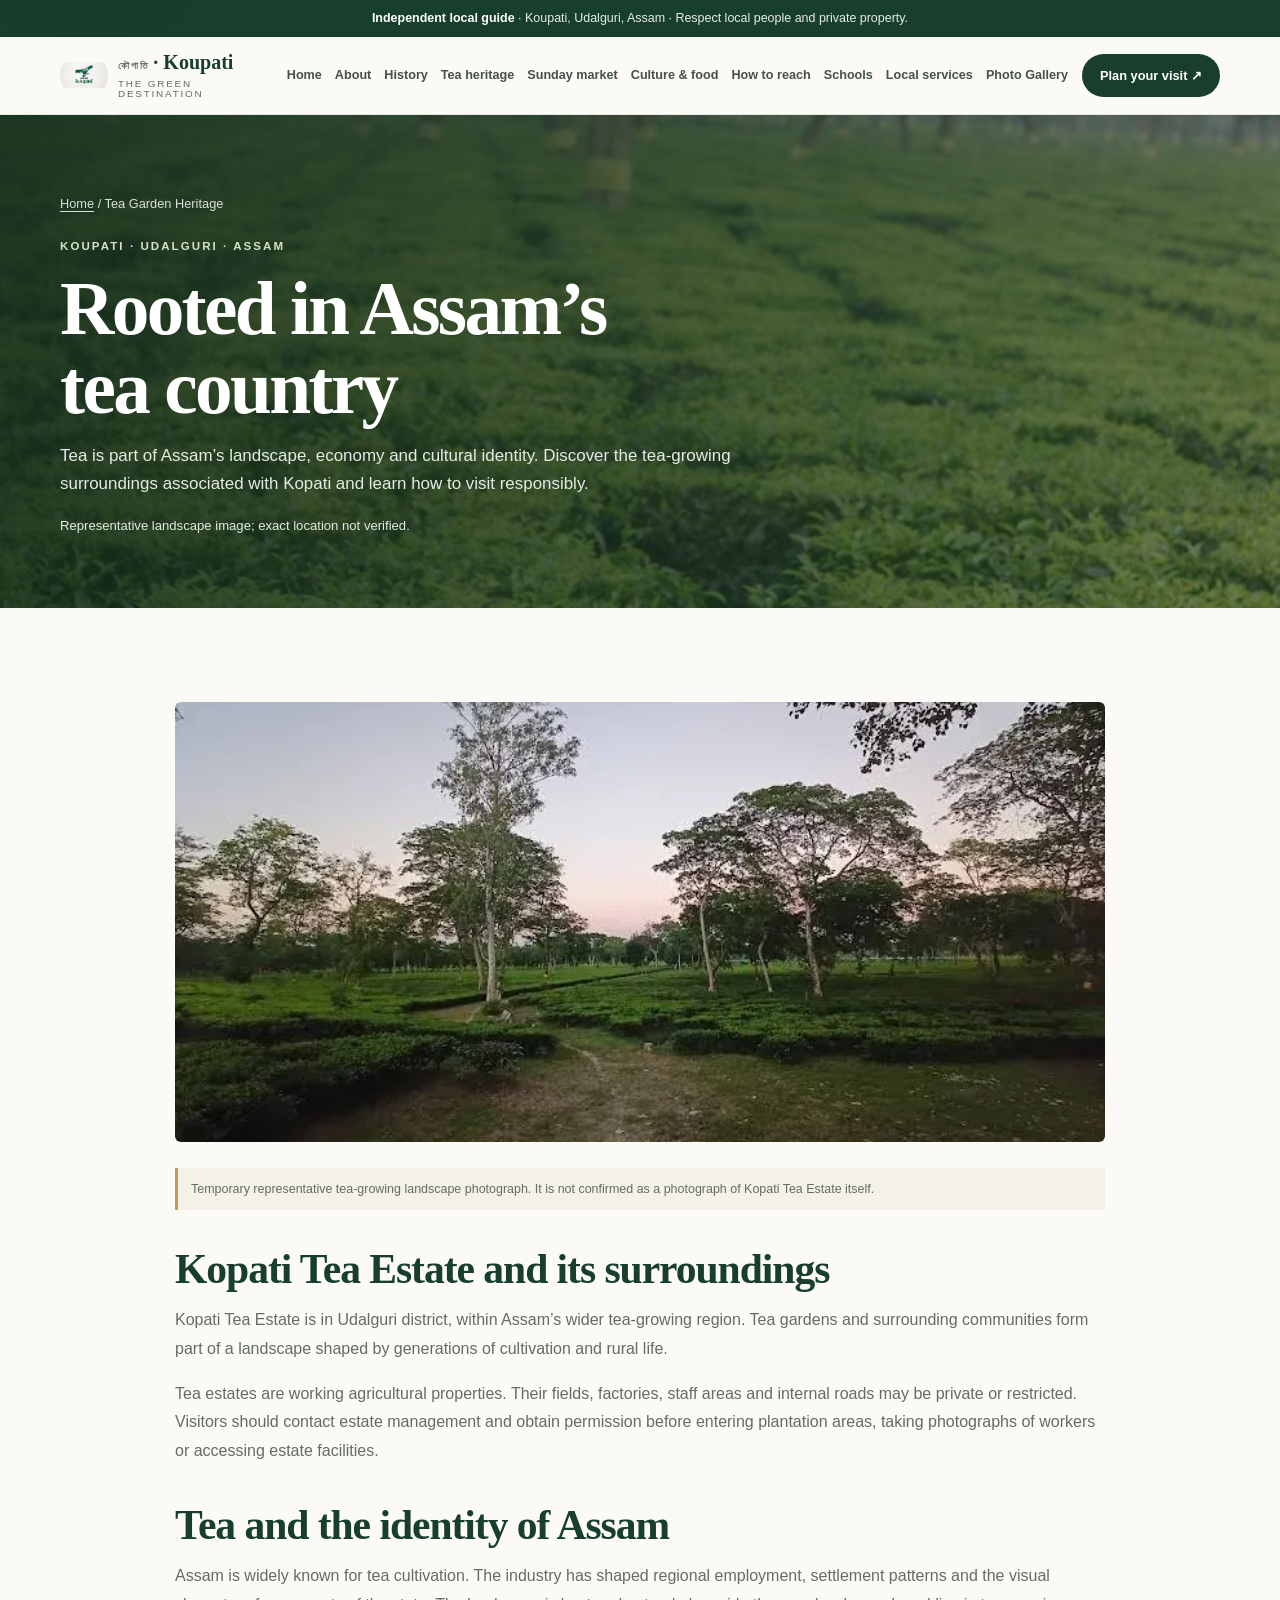
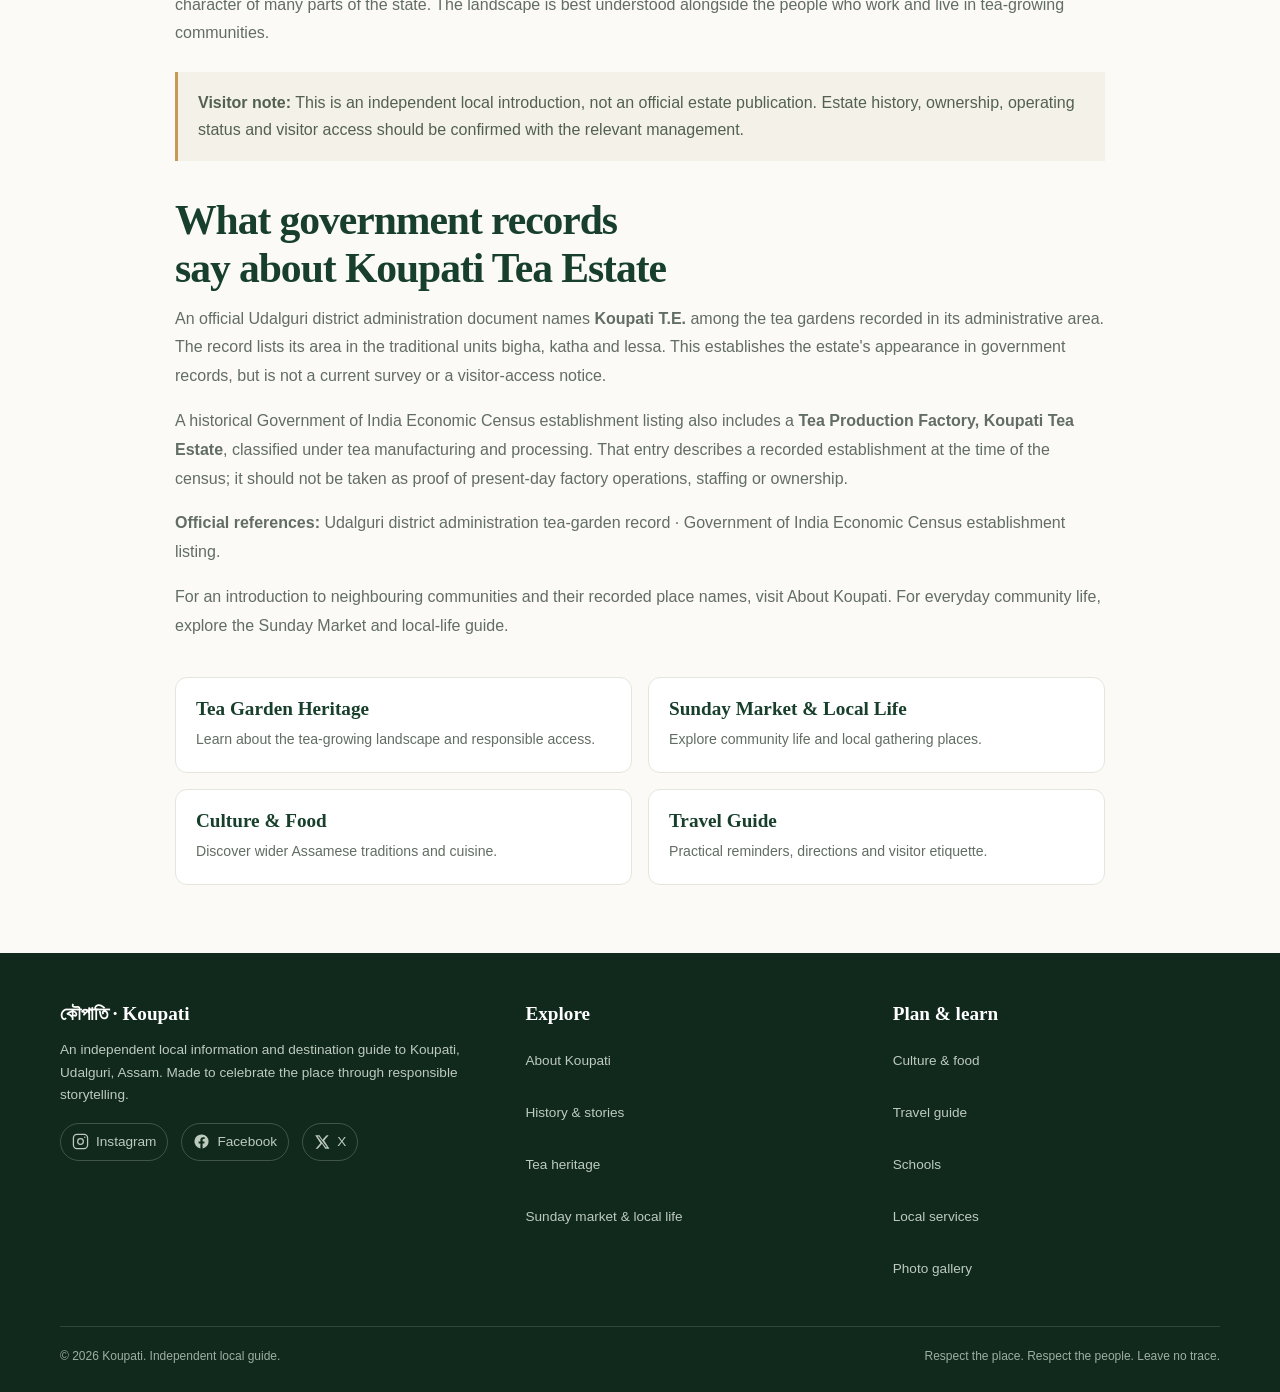
<file: tea-garden.html>
<!doctype html><html lang="en" class="scroll-smooth"><head>
  <!-- Google Tag Manager: GTM-TPNJJLPN -->
  <script async src="https://www.googletagmanager.com/gtm.js?id=GTM-TPNJJLPN"></script>
  <script>
    window.dataLayer = window.dataLayer || [];
    function gtag(){dataLayer.push(arguments);}
    gtag("js", new Date());
  </script>
  <!-- End Google Tag Manager --><meta charset="utf-8"><meta name="viewport" content="width=device-width, initial-scale=1"><meta name="theme-color" content="#173f2b"><title>Kopati Tea Estate &amp; Tea Heritage, Assam</title><meta name="description" content="Explore Kopati Tea Estate in Udalguri, Assam, the region's tea-growing heritage, landscapes and responsible visitor guidance."><meta name="robots" content="index,follow"><link rel="canonical" href="https://koupati.vercel.app/tea-garden.html"><meta property="og:type" content="website"><meta property="og:url" content="https://koupati.vercel.app/tea-garden.html"><meta property="og:title" content="Kopati Tea Estate &amp; Tea Heritage, Assam"><meta property="og:description" content="Explore Kopati Tea Estate in Udalguri, Assam, the region's tea-growing heritage, landscapes and responsible visitor guidance."><meta property="og:image" content="https://koupati.vercel.app/7-optimized.webp"><link rel="preconnect" href="https://fonts.googleapis.com"><link rel="preconnect" href="https://fonts.gstatic.com" crossorigin><link href="https://fonts.googleapis.com/css2?family=DM+Sans:wght@400;500;600;700&family=Playfair+Display:wght@500;600;700&family=Noto+Sans+Assamese:wght@400;500;600;700&display=swap" rel="stylesheet" media="print" onload="this.media=\'all\'"><noscript><link rel="stylesheet" href="https://fonts.googleapis.com/css2?family=DM+Sans:wght@400;500;600;700&amp;family=Playfair+Display:wght@500;600;700&amp;family=Noto+Sans+Assamese:wght@400;500;600;700&amp;display=swap"></noscript><style>
    :root{--forest:#173f2b;--forest2:#24583c;--leaf:#486c3e;--cream:#f4f1e8;--paper:#fbfaf6;--gold:#c49a56;--ink:#202820;--muted:#687269;--line:#e5e5dc;--white:#fff;--shadow:0 18px 55px rgba(25,48,33,.10)}
    *{box-sizing:border-box}html{scroll-behavior:smooth;scroll-padding-top:88px}body{margin:0;background:var(--paper);color:var(--ink);font-family:'DM Sans','Noto Sans Assamese',sans-serif;line-height:1.65}img{display:block;max-width:100%}a{color:inherit;text-decoration:none}button{font:inherit}.container{width:min(1160px,calc(100% - 40px));margin-inline:auto}.eyebrow{font-size:.72rem;text-transform:uppercase;letter-spacing:.18em;font-weight:700;color:var(--leaf)}.section{padding:92px 0}.section-head{max-width:700px;margin:0 auto 42px;text-align:center}.section-head h2{font:600 clamp(2rem,4vw,3.15rem)/1.13 'Playfair Display',serif;color:var(--forest);margin:10px 0 14px}.section-head p{color:var(--muted);margin:0}.btn{display:inline-flex;align-items:center;justify-content:center;gap:9px;border-radius:999px;padding:13px 21px;font-size:.9rem;font-weight:700;transition:.2s ease;border:1px solid transparent}.btn-primary{background:var(--forest);color:#fff}.btn-primary:hover{background:var(--forest2);transform:translateY(-2px)}.btn-light{background:rgba(255,255,255,.12);border-color:rgba(255,255,255,.55);color:#fff;backdrop-filter:blur(8px)}.btn-light:hover{background:#fff;color:var(--forest)}.topline{background:var(--forest);color:#e8eee6;font-size:.78rem;text-align:center;padding:8px 16px}.topline strong{color:#fff}.site-header{height:78px;position:sticky;top:0;z-index:1000;background:rgba(251,250,246,.94);backdrop-filter:blur(14px);border-bottom:1px solid rgba(23,63,43,.1)}.nav-wrap{height:100%;display:flex;align-items:center;justify-content:space-between;gap:24px}.brand{display:flex;align-items:center;gap:10px;min-width:160px}.brand img{width:48px;height:48px;object-fit:contain;border-radius:50%}.brand-name{display:flex;flex-direction:column;line-height:1.05}.brand-name strong{font:700 1.25rem 'Playfair Display',serif;color:var(--forest)}.brand-name span{font-size:.62rem;letter-spacing:.18em;text-transform:uppercase;color:var(--muted);margin-top:5px}.nav-links{display:flex;align-items:center;gap:22px;font-size:.83rem;font-weight:600;color:#465249}.nav-links a:hover,.nav-links button:hover{color:var(--leaf)}.nav-links button{border:0;background:none;color:inherit;cursor:pointer;font-weight:600}.nav-cta{white-space:nowrap;padding:10px 17px;font-size:.8rem}.menu-toggle{display:none;background:none;border:1px solid var(--line);border-radius:12px;padding:9px;color:var(--forest);font-size:1.25rem}.mobile-nav{display:none;background:var(--paper);border-top:1px solid var(--line);padding:12px 20px 20px;box-shadow:var(--shadow)}.mobile-nav.open{display:grid;gap:3px}.mobile-nav a,.mobile-nav button{padding:11px 4px;border:0;border-bottom:1px solid var(--line);background:none;text-align:left;font-weight:600;color:var(--forest)}
    .hero{min-height:690px;position:relative;display:flex;align-items:center;overflow:hidden;background:#14291e;color:white}.hero:before{content:"";position:absolute;inset:0;background:linear-gradient(90deg,rgba(9,28,17,.82),rgba(9,28,17,.47) 55%,rgba(9,28,17,.12)),linear-gradient(0deg,rgba(9,28,17,.35),transparent 55%);z-index:1}.hero-bg{position:absolute;inset:0;width:100%;height:100%;object-fit:cover;object-position:center 48%;animation:slowzoom 18s ease-in-out infinite alternate}.hero-content{position:relative;z-index:2;padding:100px 0 110px;max-width:760px}.hero-kicker{display:inline-flex;align-items:center;gap:9px;padding:7px 13px;border:1px solid rgba(255,255,255,.35);border-radius:999px;background:rgba(255,255,255,.1);font-size:.75rem;letter-spacing:.06em;color:#f1f3eb}.hero-kicker i{width:7px;height:7px;border-radius:50%;background:#c7d7a2}.hero h1{font:600 clamp(3.1rem,7.4vw,6.4rem)/.99 'Playfair Display',serif;letter-spacing:-.035em;margin:25px 0 10px}.hero h1 span{display:block;color:#e4d6b7;font:500 clamp(1.65rem,3vw,2.45rem)/1.3 'Noto Sans Assamese','Playfair Display',serif;letter-spacing:0;margin-top:14px}.hero-copy{font-size:clamp(1rem,1.7vw,1.17rem);color:#e7ece5;max-width:620px;margin:23px 0 30px}.hero-actions{display:flex;flex-wrap:wrap;gap:12px}.hero-note{margin-top:48px;color:#e4e9e1;font-size:.8rem;display:flex;align-items:center;gap:12px}.hero-note:before{content:"";width:42px;height:1px;background:var(--gold)}@keyframes slowzoom{to{transform:scale(1.06)}}
    .intro{background:var(--cream);padding:30px 0}.intro-grid{display:grid;grid-template-columns:repeat(3,1fr);gap:24px}.intro-item{padding:12px 20px;border-right:1px solid #d8d9ce}.intro-item:last-child{border:0}.intro-item b{display:block;color:var(--forest);font:600 1.25rem 'Playfair Display',serif}.intro-item span{font-size:.82rem;color:var(--muted)}
    .about-grid{display:grid;grid-template-columns:1fr 1fr;gap:62px;align-items:center}.about-photo{position:relative}.about-photo img{width:100%;height:470px;object-fit:cover;border-radius:5px 90px 5px 5px;box-shadow:var(--shadow)}.photo-label{position:absolute;right:-18px;bottom:25px;background:var(--forest);color:white;padding:18px 22px;max-width:210px;font:500 1.05rem 'Playfair Display',serif;box-shadow:var(--shadow)}.about-copy h2{font:600 clamp(2.1rem,4vw,3.4rem)/1.12 'Playfair Display',serif;color:var(--forest);margin:12px 0 20px}.about-copy p{color:var(--muted);margin:0 0 15px}.text-link{display:inline-flex;align-items:center;gap:8px;color:var(--forest);font-weight:700;margin-top:12px;border-bottom:1px solid var(--gold);padding-bottom:5px}
    .highlights{background:#eef0e8}.cards{display:grid;grid-template-columns:repeat(3,1fr);gap:22px}.feature-card{background:white;border-radius:6px;overflow:hidden;box-shadow:0 8px 30px rgba(28,54,36,.06);transition:.25s}.feature-card:hover{transform:translateY(-5px);box-shadow:var(--shadow)}.feature-card img{width:100%;height:235px;object-fit:cover}.feature-card .card-body{padding:22px}.feature-card h3{font:600 1.35rem 'Playfair Display',serif;color:var(--forest);margin:0 0 8px}.feature-card p{font-size:.9rem;color:var(--muted);margin:0}.heritage{background:var(--forest);color:#fff;position:relative;overflow:hidden}.heritage:after{content:"কৌপাতি";position:absolute;right:-20px;bottom:-75px;font:700 13rem 'Noto Sans Assamese',sans-serif;color:rgba(255,255,255,.035);pointer-events:none}.heritage .section-head h2{color:#fff}.heritage .section-head p{color:#d0ddcf}.heritage-grid{display:grid;grid-template-columns:1.05fr .95fr;gap:44px;align-items:center;position:relative;z-index:1}.heritage-grid img{width:100%;height:430px;object-fit:cover;border-radius:5px 70px 5px 5px}.heritage-copy h3{font:600 2rem 'Playfair Display',serif;margin:0 0 16px}.heritage-copy p{color:#d7e2d6}.heritage-note{border-left:3px solid var(--gold);padding:12px 16px;margin-top:24px;background:rgba(255,255,255,.07);font-size:.86rem;color:#e3eadf}
    .local{background:var(--paper)}.local-grid{display:grid;grid-template-columns:repeat(2,1fr);gap:22px}.local-card{display:grid;grid-template-columns:42% 1fr;background:white;border:1px solid var(--line);min-height:210px}.local-card img{width:100%;height:100%;min-height:210px;object-fit:cover}.local-card div{padding:24px}.local-card h3{font:600 1.3rem 'Playfair Display',serif;color:var(--forest);margin:0 0 8px}.local-card p{color:var(--muted);font-size:.88rem;margin:0}
    .travel{background:var(--cream)}.travel-grid{display:grid;grid-template-columns:repeat(3,1fr);gap:18px}.travel-card{padding:27px;background:#fff;border:1px solid #e7e5db}.travel-icon{width:44px;height:44px;border-radius:50%;display:grid;place-items:center;background:#eaf0e6;color:var(--forest);font-size:1.2rem;margin-bottom:17px}.travel-card h3{font:600 1.25rem 'Playfair Display',serif;color:var(--forest);margin:0 0 8px}.travel-card p{font-size:.88rem;color:var(--muted);margin:0}.travel-disclaimer{font-size:.8rem;color:#687269;background:#fff;border-left:3px solid var(--gold);padding:13px 16px;margin-top:20px}
    .gallery{background:var(--paper)}.gallery-grid{display:grid;grid-template-columns:repeat(4,1fr);grid-auto-rows:210px;gap:12px}.gallery-item{border:0;padding:0;position:relative;overflow:hidden;cursor:zoom-in;background:#dfe5da}.gallery-item:first-child{grid-column:span 2;grid-row:span 2}.gallery-item:nth-child(6){grid-column:span 2}.gallery-item img{width:100%;height:100%;object-fit:cover;transition:transform .5s}.gallery-item:hover img{transform:scale(1.06)}.gallery-item:after{content:"View photo ↗";position:absolute;left:14px;bottom:13px;background:rgba(17,45,29,.78);color:#fff;font-size:.72rem;padding:6px 10px;border-radius:99px;opacity:0;transition:.2s}.gallery-item:hover:after,.gallery-item:focus-visible:after{opacity:1}.gallery-caption{text-align:center;color:var(--muted);font-size:.78rem;margin-top:17px}
    .map-section{background:#eef0e8}.map-layout{display:grid;grid-template-columns:.8fr 1.2fr;gap:34px;align-items:stretch}.map-copy{padding:24px 0}.map-copy h2{font:600 2.7rem/1.1 'Playfair Display',serif;color:var(--forest);margin:10px 0 18px}.map-copy p{color:var(--muted)}#leafletMap{height:390px;border-radius:5px;z-index:1;box-shadow:var(--shadow);border:5px solid #fff}.map-actions{display:flex;flex-wrap:wrap;gap:10px;margin-top:22px}.map-actions .btn{font-size:.8rem;padding:11px 15px}.map-caveat{font-size:.76rem;color:#6b746b;margin-top:14px}
    .faq{background:var(--paper)}.faq-list{max-width:820px;margin:auto}.faq details{background:#fff;border:1px solid var(--line);margin:10px 0;padding:0 20px}.faq summary{cursor:pointer;list-style:none;padding:18px 30px 18px 0;font-weight:700;color:var(--forest);position:relative}.faq summary::-webkit-details-marker{display:none}.faq summary:after{content:"+";position:absolute;right:0;top:15px;font-size:1.4rem;color:var(--leaf)}.faq details[open] summary:after{content:"−"}.faq details p{color:var(--muted);font-size:.9rem;margin:0;padding:0 0 18px}
    .cta-band{background:var(--forest);color:#fff;padding:68px 0;text-align:center}.cta-band h2{font:600 clamp(2.1rem,4vw,3.3rem) 'Playfair Display',serif;margin:0 0 12px}.cta-band p{color:#dce5d9;margin:0 auto 24px;max-width:600px}.cta-band .btn{background:var(--cream);color:var(--forest)}.footer{background:#10291c;color:#d9e2d7;padding:50px 0 25px}.footer-grid{display:grid;grid-template-columns:1.3fr 1fr 1fr;gap:40px}.footer h3{font:600 1.2rem 'Playfair Display',serif;color:#fff;margin:0 0 14px}.footer p,.footer a{font-size:.85rem;color:#bdcbbd}.footer a:hover{color:#fff}.footer-links{display:grid;gap:8px}.footer-bottom{border-top:1px solid rgba(255,255,255,.13);margin-top:35px;padding-top:20px;display:flex;justify-content:space-between;gap:15px;font-size:.75rem;color:#9eafa0}.socials{display:flex;gap:13px;margin-top:16px}.socials a{border:1px solid rgba(255,255,255,.2);padding:7px 11px;border-radius:99px}.modal{position:fixed;inset:0;z-index:2000;background:rgba(7,20,12,.86);display:none;align-items:center;justify-content:center;padding:20px}.modal.open{display:flex}.modal img{max-width:min(100%,1100px);max-height:85vh;object-fit:contain;box-shadow:0 20px 80px #000}.modal-close{position:absolute;top:20px;right:22px;background:#fff;color:#173f2b;border:0;border-radius:50%;width:42px;height:42px;font-size:1.5rem;cursor:pointer}.about-modal-card{background:#fff;color:var(--ink);max-width:480px;padding:34px;border-radius:8px;text-align:center;position:relative}.about-modal-card img{width:116px;height:116px;object-fit:cover;border-radius:50%;margin:0 auto 18px}.about-modal-card h2{font:600 1.8rem 'Playfair Display',serif;color:var(--forest);margin:0}.about-modal-card p{color:var(--muted);font-size:.9rem}.to-top{position:fixed;right:18px;bottom:18px;z-index:900;background:var(--forest);color:white;width:44px;height:44px;border-radius:50%;display:grid;place-items:center;box-shadow:var(--shadow);opacity:0;pointer-events:none;transition:.2s}.to-top.show{opacity:1;pointer-events:auto}
    @media(max-width:980px){.nav-links{gap:13px;font-size:.77rem}.nav-cta{display:none}.about-grid{gap:35px}.gallery-grid{grid-template-columns:repeat(3,1fr)}}
    @media(max-width:760px){.container{width:min(100% - 32px,600px)}.section{padding:68px 0}.site-header{height:70px}.nav-links,.nav-wrap>.nav-cta{display:none}.menu-toggle{display:block}.brand img{width:42px;height:42px}.hero{min-height:650px}.hero-content{padding:90px 0}.hero:before{background:linear-gradient(90deg,rgba(9,28,17,.78),rgba(9,28,17,.34)),linear-gradient(0deg,rgba(9,28,17,.4),transparent)}.intro-grid{grid-template-columns:1fr;gap:8px}.intro-item{border-right:0;border-bottom:1px solid #d8d9ce;padding:12px 5px}.intro-item:last-child{border:0}.about-grid,.heritage-grid,.map-layout{grid-template-columns:1fr;gap:30px}.about-photo img{height:360px}.photo-label{right:0}.cards,.travel-grid{grid-template-columns:1fr}.feature-card img{height:220px}.heritage-grid img{height:310px}.local-grid{grid-template-columns:1fr}.local-card{grid-template-columns:38% 1fr;min-height:175px}.local-card img{min-height:175px}.local-card div{padding:17px}.gallery-grid{grid-template-columns:repeat(2,1fr);grid-auto-rows:165px;gap:8px}.gallery-item:first-child{grid-column:span 2;grid-row:span 2}.gallery-item:nth-child(6){grid-column:span 1}.map-copy{padding:0}#leafletMap{height:330px}.footer-grid{grid-template-columns:1fr 1fr;gap:28px}.footer-grid>div:first-child{grid-column:span 2}.footer-bottom{flex-direction:column}.section-head{margin-bottom:32px}}
    @media(max-width:390px){.hero h1{font-size:2.8rem}.local-card{grid-template-columns:1fr}.local-card img{height:170px}.footer-grid{grid-template-columns:1fr}.footer-grid>div:first-child{grid-column:auto}}
    @media(prefers-reduced-motion:reduce){*,*:before,*:after{scroll-behavior:auto!important;animation:none!important;transition:none!important}}
  

.page-hero{background:linear-gradient(110deg,rgba(12,37,23,.88),rgba(12,37,23,.48)),url('7-optimized.webp') center/cover;color:#fff;padding:78px 0 72px}.page-hero .container{max-width:1160px}.page-hero h1{font:600 clamp(2.6rem,6vw,4.7rem)/1.05 'Playfair Display',serif;margin:12px 0 14px;max-width:850px}.page-hero p{max-width:720px;color:#e5ece3;font-size:1.06rem;margin:0}.breadcrumb{font-size:.8rem;color:#d8e2d6;margin-bottom:18px}.breadcrumb a{text-decoration:underline;text-underline-offset:3px}.page-content{padding:68px 0}.content-wrap{max-width:900px;margin:auto}.content-wrap h2{font:600 clamp(1.8rem,3.5vw,2.6rem)/1.15 'Playfair Display',serif;color:var(--forest);margin:36px 0 12px}.content-wrap h3{font:600 1.35rem 'Playfair Display',serif;color:var(--forest);margin:24px 0 8px}.content-wrap p,.content-wrap li{color:var(--muted)}.content-wrap p{margin:0 0 16px}.content-wrap ul{padding-left:22px}.content-image{width:100%;max-height:440px;object-fit:cover;margin:26px 0;border-radius:6px}.note-box{padding:18px 20px;background:var(--cream);border-left:3px solid var(--gold);margin:24px 0;color:#526052}.page-links{display:grid;grid-template-columns:repeat(2,1fr);gap:16px;margin-top:36px}.page-link{background:#fff;border:1px solid var(--line);padding:20px}.page-link strong{display:block;color:var(--forest);font:600 1.2rem 'Playfair Display',serif;margin-bottom:6px}.page-link span{color:var(--muted);font-size:.88rem}.page-nav-active{color:var(--leaf)!important}.page-content .btn{margin-top:8px}.site-header{z-index:1000}.nav-links{gap:15px}.nav-links a{white-space:nowrap}@media(max-width:980px){.nav-links,.nav-cta{display:none}.menu-toggle{display:block}.page-links{grid-template-columns:1fr}}@media(max-width:640px){.page-hero{padding:58px 0}.page-content{padding:48px 0}.container{width:min(100% - 32px,1160px)}}
.skip-link{position:absolute;left:16px;top:-60px;z-index:3000;background:#fff;color:var(--forest);padding:10px 16px;border-radius:0 0 10px 10px;font-weight:700;box-shadow:var(--shadow)}.skip-link:focus{top:0}:focus-visible{outline:3px solid var(--gold);outline-offset:3px}.image-note{font-size:.78rem;color:var(--muted);margin:-14px 0 28px;padding:10px 13px;background:var(--cream);border-left:3px solid var(--gold)}

/* Koupati Premium Nature & Heritage design system */
:root{--forest:#173f2b;--forest2:#24583c;--leaf:#71906b;--gold:#c49a56;--paper:#fbfaf6;--cream:#f4f1e8;--ink:#252b25;--muted:#626d63;--line:#e5e5dc;--shadow:0 16px 44px rgba(25,48,33,.09)}
body{background:#fbfaf6;color:#252b25;-webkit-font-smoothing:antialiased}a,button{touch-action:manipulation}a:focus-visible,button:focus-visible{outline:3px solid #c49a56;outline-offset:3px}img{max-width:100%;height:auto}h1,h2,h3{text-wrap:balance}.site-header{background:rgba(251,250,246,.97);backdrop-filter:blur(12px);-webkit-backdrop-filter:blur(12px);border-bottom:1px solid #e4e9de}.nav-wrap{gap:14px}.nav-links{gap:13px!important}.nav-links a{font-size:.79rem;white-space:nowrap}.nav-links a:hover,.nav-links a:focus-visible{color:#176b45}.brand-name strong{color:#173f2b}.btn,.page-link,.feature-card,.local-card,.card{transition:transform .2s ease,box-shadow .2s ease}.btn:hover{transform:translateY(-2px)}.section-head{max-width:780px}.section-head h2,.content-wrap h2{letter-spacing:-.025em}.page-hero{background-position:center;position:relative}.page-hero h1{letter-spacing:-.035em}.content-wrap{max-width:930px}.content-wrap p{line-height:1.8}.page-link,.feature-card{border-radius:12px;overflow:hidden}.page-link:hover,.feature-card:hover{box-shadow:0 16px 40px rgba(23,63,43,.1);transform:translateY(-3px)}.mobile-nav{max-height:calc(100dvh - 70px);overflow-y:auto}.mobile-nav a{min-height:44px;display:flex;align-items:center}.menu-toggle{min-width:44px;min-height:44px}@media(max-width:1180px){.nav-links,.nav-cta{display:none!important}.menu-toggle{display:block!important}}@media(max-width:760px){.container{width:min(100% - 32px,600px)}.page-hero h1{font-size:clamp(2.4rem,10vw,4rem)}.section{padding:64px 0}.btn{min-height:44px}}@media(prefers-reduced-motion:reduce){.btn,.page-link,.feature-card,.local-card,.card{transition:none!important}}

/* Phase 2: stable image geometry, keyboard focus and reduced motion */
.content-image{aspect-ratio:16/10;height:auto;object-fit:cover}
.gallery-item{aspect-ratio:4/3}
.gallery-item img{display:block}
:where(a,button,[role="button"],[tabindex]):focus-visible{outline:3px solid #d8c89b;outline-offset:3px}
@media(prefers-reduced-motion:reduce){html{scroll-behavior:auto!important}*,*::before,*::after{animation-duration:.01ms!important;animation-iteration-count:1!important;transition-duration:.01ms!important}}


/* Site-wide DESIGN.md consistency and touch-target rules */
.menu-toggle{min-width:44px;min-height:44px}.mobile-nav a{min-height:44px;display:flex;align-items:center}.footer-links a{min-height:44px;display:flex;align-items:center}.nav-links a{white-space:nowrap}@media(max-width:760px){.mobile-nav{max-height:calc(100dvh - 70px);overflow-y:auto}}@media(prefers-reduced-motion:reduce){.mobile-nav{scroll-behavior:auto}}

/* Optimized responsive hero and transparent photo note */
.page-hero{background-image:linear-gradient(110deg,rgba(12,37,23,.88),rgba(12,37,23,.48)),url('7-optimized.webp')}
@media(max-width:760px){.page-hero{background-image:linear-gradient(110deg,rgba(12,37,23,.88),rgba(12,37,23,.48)),url('7-mobile.webp')}}
.page-hero .hero-photo-note{font-size:.82rem;color:#e4ebe0;margin-top:18px;line-height:1.5}
</style><script type="application/ld+json">{"@context":"https://schema.org","@graph":[{"@type":"WebPage","name":"Kopati Tea Estate & Tea Heritage, Assam","description":"Explore Kopati Tea Estate in Udalguri, Assam, the region's tea-growing heritage, landscapes and responsible visitor guidance.","url":"https://koupati.vercel.app/tea-garden.html","isPartOf":{"@type":"WebSite","name":"Koupati","url":"https://koupati.vercel.app/"}},{"@type":"BreadcrumbList","itemListElement":[{"@type":"ListItem","position":1,"name":"Home","item":"https://koupati.vercel.app/"},{"@type":"ListItem","position":2,"name":"Tea Garden Heritage","item":"https://koupati.vercel.app/tea-garden.html"}]}]}</script><meta name="twitter:card" content="summary_large_image"><meta name="twitter:title" content="Kopati Tea Estate &amp; Tea Heritage, Assam"><meta name="twitter:description" content="Explore Kopati Tea Estate in Udalguri, Assam, the region's tea-growing heritage, landscapes and responsible visitor guidance."><meta name="twitter:image" content="https://koupati.vercel.app/7-optimized.webp"></head><body><a class="skip-link" href="#main-content">Skip to content</a><div class="topline"><strong>Independent local guide</strong> · Koupati, Udalguri, Assam · Respect local people and private property.</div>
<header class="site-header"><div class="container nav-wrap"><a class="brand" href="/" aria-label="Koupati home"><img src="images/koupati_logo-optimized.webp" alt="Koupati logo" decoding="async" width="320" height="175"><span class="brand-name"><strong><span lang="as">কৌপাতি</span> · Koupati</strong><span>The green destination</span></span></a><nav class="nav-links" aria-label="Main navigation"><a href="/">Home</a><a href="about-koupati.html">About</a><a href="history-local-stories.html">History</a><a href="tea-garden.html">Tea heritage</a><a href="local-life.html">Sunday market</a><a href="culture-food.html">Culture & food</a><a href="travel-guide.html#transport-options">How to reach</a><a href="education.html">Schools</a><a href="nearby-villages-hospitals.html">Local services</a><a href="gallery.html">Photo Gallery</a></nav><a class="btn btn-primary nav-cta" href="travel-guide.html">Plan your visit ↗</a><button class="menu-toggle" id="menuToggle" aria-label="Open navigation" aria-expanded="false" aria-controls="mobileNav">☰</button></div><nav class="mobile-nav" id="mobileNav" aria-label="Mobile navigation"><a href="/">Home</a><a href="about-koupati.html">About</a><a href="history-local-stories.html">History &amp; Stories</a><a href="tea-garden.html">Tea heritage</a><a href="local-life.html">Sunday market</a><a href="culture-food.html">Culture & food</a><a href="travel-guide.html#transport-options">How to reach</a><a href="education.html">Schools</a><a href="nearby-villages-hospitals.html">Local services</a><a href="gallery.html">Photo Gallery</a></nav></header><main id="main-content"><section class="page-hero"><div class="container"><nav class="breadcrumb" aria-label="Breadcrumb"><a href="/">Home</a> / <span aria-current="page">Tea Garden Heritage</span></nav><span class="eyebrow" style="color:#d7e2c5">Koupati · Udalguri · Assam</span><h1>Rooted in Assam’s tea country</h1><p>Tea is part of Assam’s landscape, economy and cultural identity. Discover the tea-growing surroundings associated with Kopati and learn how to visit responsibly.</p><p class="hero-photo-note">Representative landscape image; exact location not verified.</p></div></section><section class="page-content"><div class="container content-wrap"><img class="content-image" src="6-optimized.webp" alt="Representative tea-growing landscape in Assam; not confirmed as Kopati Tea Estate" loading="lazy" decoding="async" fetchpriority="low" width="720" height="520"><p class="image-note">Temporary representative tea-growing landscape photograph. It is not confirmed as a photograph of Kopati Tea Estate itself.</p><h2>Kopati Tea Estate and its surroundings</h2><p>Kopati Tea Estate is in Udalguri district, within Assam’s wider tea-growing region. Tea gardens and surrounding communities form part of a landscape shaped by generations of cultivation and rural life.</p><p>Tea estates are working agricultural properties. Their fields, factories, staff areas and internal roads may be private or restricted. Visitors should contact estate management and obtain permission before entering plantation areas, taking photographs of workers or accessing estate facilities.</p><h2>Tea and the identity of Assam</h2><p>Assam is widely known for tea cultivation. The industry has shaped regional employment, settlement patterns and the visual character of many parts of the state. The landscape is best understood alongside the people who work and live in tea-growing communities.</p><div class="note-box"><strong>Visitor note:</strong> This is an independent local introduction, not an official estate publication. Estate history, ownership, operating status and visitor access should be confirmed with the relevant management.</div><h2>What government records say about Koupati Tea Estate</h2><p>An official Udalguri district administration document names <strong>Koupati T.E.</strong> among the tea gardens recorded in its administrative area. The record lists its area in the traditional units bigha, katha and lessa. This establishes the estate's appearance in government records, but is not a current survey or a visitor-access notice.</p><p>A historical Government of India Economic Census establishment listing also includes a <strong>Tea Production Factory, Koupati Tea Estate</strong>, classified under tea manufacturing and processing. That entry describes a recorded establishment at the time of the census; it should not be taken as proof of present-day factory operations, staffing or ownership.</p><p><strong>Official references:</strong> <a href="https://udalguri.assam.gov.in/sites/default/files/public_utility/FAP.pdf" target="_blank" rel="noopener noreferrer">Udalguri district administration tea-garden record</a> · <a href="https://www.mospi.gov.in/sites/default/files/6ec_dirEst/ec6_Assam.pdf" target="_blank" rel="noopener noreferrer">Government of India Economic Census establishment listing</a>.</p><p>For an introduction to neighbouring communities and their recorded place names, visit <a href="about-koupati.html">About Koupati</a>. For everyday community life, explore the <a href="local-life.html">Sunday Market and local-life guide</a>.</p><div class="page-links"><a class="page-link" href="tea-garden.html"><strong>Tea Garden Heritage</strong><span>Learn about the tea-growing landscape and responsible access.</span></a><a class="page-link" href="local-life.html"><strong>Sunday Market & Local Life</strong><span>Explore community life and local gathering places.</span></a><a class="page-link" href="culture-food.html"><strong>Culture & Food</strong><span>Discover wider Assamese traditions and cuisine.</span></a><a class="page-link" href="travel-guide.html"><strong>Travel Guide</strong><span>Practical reminders, directions and visitor etiquette.</span></a></div></div></section></main><footer class="footer"><div class="container"><div class="footer-grid"><div><h3><span lang="as">কৌপাতি</span> · Koupati</h3><p>An independent local information and destination guide to Koupati, Udalguri, Assam. Made to celebrate the place through responsible storytelling.</p><div class="socials" style="flex-wrap:wrap"><a href="https://www.instagram.com/koupati_official/" target="_blank" rel="noopener noreferrer" aria-label="Koupati on Instagram" style="display:inline-flex;align-items:center;gap:7px"><svg aria-hidden="true" width="17" height="17" viewBox="0 0 24 24" fill="none" stroke="currentColor" stroke-width="1.8" stroke-linecap="round" stroke-linejoin="round"><rect x="2" y="2" width="20" height="20" rx="5"/><circle cx="12" cy="12" r="4"/><circle cx="18" cy="6" r="1" fill="currentColor" stroke="none"/></svg><span>Instagram</span></a><a href="https://www.facebook.com/infokoupati" target="_blank" rel="noopener noreferrer" aria-label="Koupati on Facebook" style="display:inline-flex;align-items:center;gap:7px"><svg aria-hidden="true" width="17" height="17" viewBox="0 0 24 24" fill="currentColor"><path d="M22 12a10 10 0 1 0-11.56 9.88v-6.99H7.9V12h2.54V9.8c0-2.5 1.49-3.89 3.78-3.89 1.09 0 2.23.2 2.23.2v2.46H15.2c-1.24 0-1.63.77-1.63 1.56V12h2.77l-.44 2.89h-2.33v6.99A10 10 0 0 0 22 12Z"/></svg><span>Facebook</span></a><a href="https://x.com/KoupatiOfficial" target="_blank" rel="noopener noreferrer" aria-label="Koupati on X" style="display:inline-flex;align-items:center;gap:7px"><svg aria-hidden="true" width="16" height="16" viewBox="0 0 24 24" fill="currentColor"><path d="M18.9 2H22l-6.8 7.77L23.2 22h-6.26l-4.9-7.43L5.54 22H2.4l7.27-8.31L1.8 2h6.42l4.43 6.77L18.9 2Zm-1.1 18h1.73L7.28 3.89H5.42L17.8 20Z"/></svg><span>X</span></a></div></div><div><h3>Explore</h3><div class="footer-links"><a href="about-koupati.html">About Koupati</a><a href="history-local-stories.html">History &amp; stories</a><a href="tea-garden.html">Tea heritage</a><a href="local-life.html">Sunday market & local life</a></div></div><div><h3>Plan & learn</h3><div class="footer-links"><a href="culture-food.html">Culture & food</a><a href="travel-guide.html">Travel guide</a><a href="education.html">Schools</a><a href="nearby-villages-hospitals.html">Local services</a><a href="gallery.html">Photo gallery</a></div></div></div><div class="footer-bottom"><span>© <span id="year"></span> Koupati. Independent local guide.</span><span>Respect the place. Respect the people. Leave no trace.</span></div></div></footer>
<script>const t=document.getElementById('menuToggle'),m=document.getElementById('mobileNav');if(t&&m){const closeMenu=(restore=false)=>{m.classList.remove('open');t.setAttribute('aria-expanded','false');t.setAttribute('aria-label','Open navigation');if(restore)t.focus()};t.addEventListener('click',()=>{if(m.classList.contains('open'))closeMenu();else{m.classList.add('open');t.setAttribute('aria-expanded','true');t.setAttribute('aria-label','Close navigation')}});m.querySelectorAll('a').forEach(a=>a.addEventListener('click',()=>closeMenu()));document.addEventListener('keydown',e=>{if(e.key==='Escape'&&m.classList.contains('open'))closeMenu(true)});document.addEventListener('pointerdown',e=>{if(m.classList.contains('open')&&!m.contains(e.target)&&!t.contains(e.target))closeMenu()})}document.getElementById('year').textContent=new Date().getFullYear();</script></body></html>
</file>
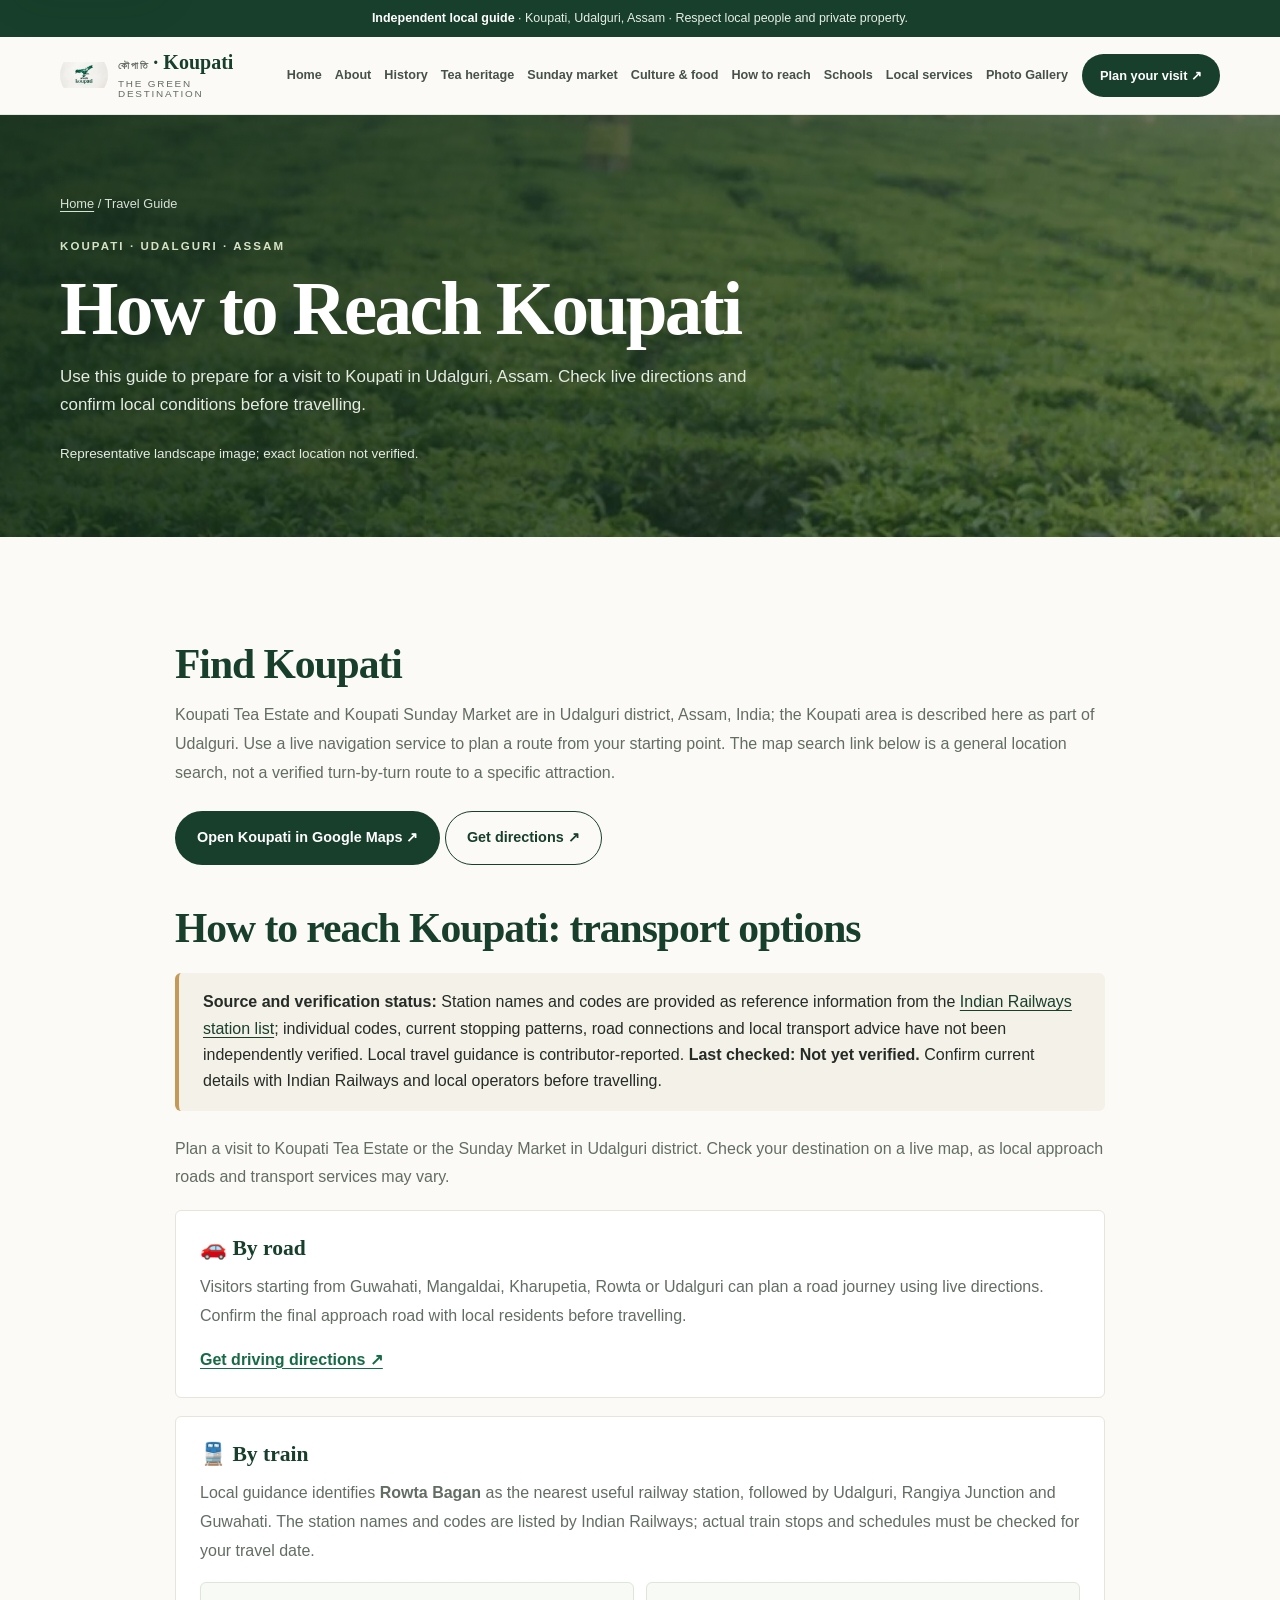
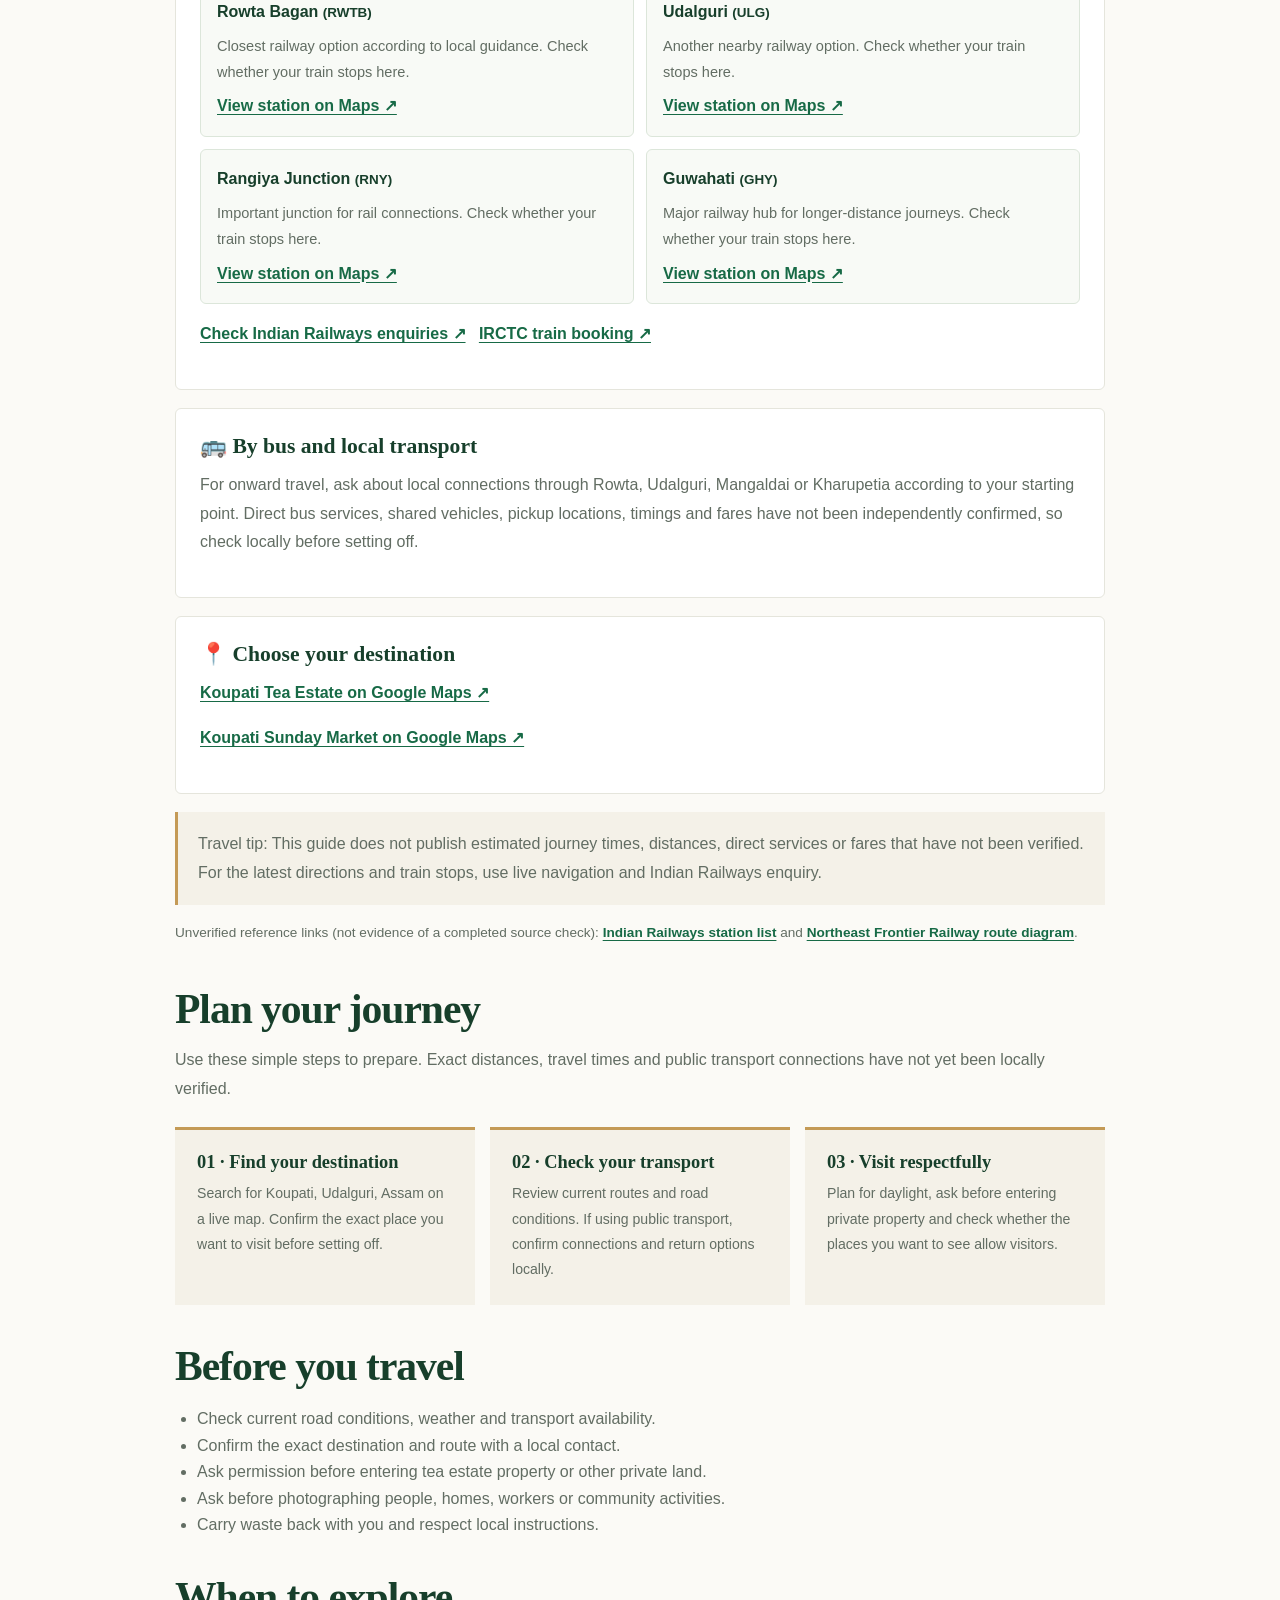
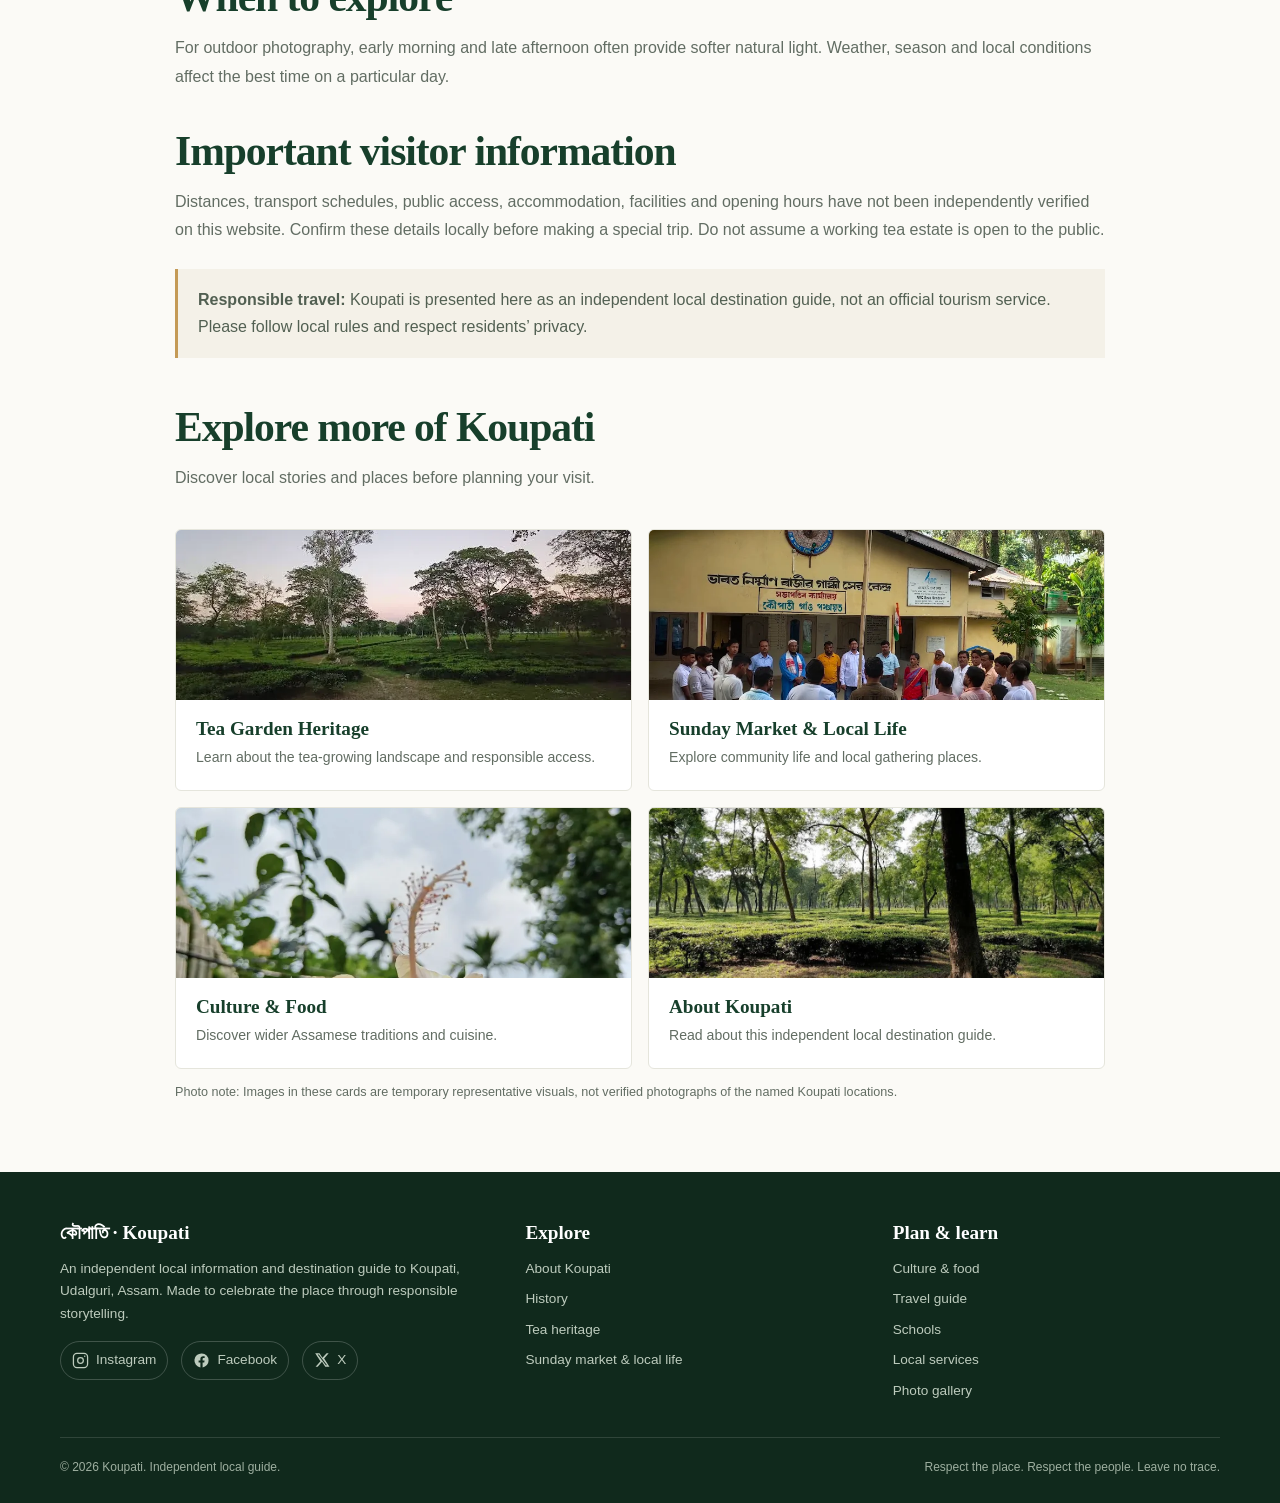
<file: travel-guide.html>
<!doctype html><html lang="en" class="scroll-smooth"><head>
  <!-- Google Tag Manager: GTM-TPNJJLPN -->
  <script async src="https://www.googletagmanager.com/gtm.js?id=GTM-TPNJJLPN"></script>
  <script>
    window.dataLayer = window.dataLayer || [];
    function gtag(){dataLayer.push(arguments);}
    gtag("js", new Date());
  </script>
  <!-- End Google Tag Manager --><meta charset="utf-8"><meta name="viewport" content="width=device-width, initial-scale=1"><meta name="theme-color" content="#173f2b"><title>Koupati Travel Guide – How to Reach Koupati, Assam</title><meta name="description" content="How to reach Koupati, Udalguri, Assam: Rowta Bagan, Udalguri, Rangiya and Guwahati railway options, road directions and local travel guidance."><meta name="robots" content="index,follow"><link rel="canonical" href="https://koupati.vercel.app/travel-guide.html"><meta property="og:type" content="website"><meta property="og:url" content="https://koupati.vercel.app/travel-guide.html"><meta property="og:title" content="Koupati Travel Guide – How to Reach Koupati, Assam"><meta property="og:description" content="How to reach Koupati, Udalguri, Assam: Rowta Bagan, Udalguri, Rangiya and Guwahati railway options, road directions and local travel guidance."><meta property="og:image" content="https://koupati.vercel.app/7-optimized.webp"><link rel="preconnect" href="https://fonts.googleapis.com"><link rel="preconnect" href="https://fonts.gstatic.com" crossorigin><link href="https://fonts.googleapis.com/css2?family=DM+Sans:wght@400;500;600;700&family=Playfair+Display:wght@500;600;700&family=Noto+Sans+Assamese:wght@400;500;600;700&display=swap" rel="stylesheet" media="print" onload="this.media=\'all\'"><noscript><link rel="stylesheet" href="https://fonts.googleapis.com/css2?family=DM+Sans:wght@400;500;600;700&amp;family=Playfair+Display:wght@500;600;700&amp;family=Noto+Sans+Assamese:wght@400;500;600;700&amp;display=swap"></noscript><style>
    :root{--forest:#173f2b;--forest2:#24583c;--leaf:#486c3e;--cream:#f4f1e8;--paper:#fbfaf6;--gold:#c49a56;--ink:#202820;--muted:#687269;--line:#e5e5dc;--white:#fff;--shadow:0 18px 55px rgba(25,48,33,.10)}
    *{box-sizing:border-box}html{scroll-behavior:smooth;scroll-padding-top:88px}body{margin:0;background:var(--paper);color:var(--ink);font-family:'DM Sans','Noto Sans Assamese',sans-serif;line-height:1.65}img{display:block;max-width:100%}a{color:inherit;text-decoration:none}button{font:inherit}.container{width:min(1160px,calc(100% - 40px));margin-inline:auto}.eyebrow{font-size:.72rem;text-transform:uppercase;letter-spacing:.18em;font-weight:700;color:var(--leaf)}.section{padding:92px 0}.section-head{max-width:700px;margin:0 auto 42px;text-align:center}.section-head h2{font:600 clamp(2rem,4vw,3.15rem)/1.13 'Playfair Display',serif;color:var(--forest);margin:10px 0 14px}.section-head p{color:var(--muted);margin:0}.btn{display:inline-flex;align-items:center;justify-content:center;gap:9px;border-radius:999px;padding:13px 21px;font-size:.9rem;font-weight:700;transition:.2s ease;border:1px solid transparent}.btn-primary{background:var(--forest);color:#fff}.btn-primary:hover{background:var(--forest2);transform:translateY(-2px)}.btn-light{background:rgba(255,255,255,.12);border-color:rgba(255,255,255,.55);color:#fff;backdrop-filter:blur(8px)}.btn-light:hover{background:#fff;color:var(--forest)}.topline{background:var(--forest);color:#e8eee6;font-size:.78rem;text-align:center;padding:8px 16px}.topline strong{color:#fff}.site-header{height:78px;position:sticky;top:0;z-index:1000;background:rgba(251,250,246,.94);backdrop-filter:blur(14px);border-bottom:1px solid rgba(23,63,43,.1)}.nav-wrap{height:100%;display:flex;align-items:center;justify-content:space-between;gap:24px}.brand{display:flex;align-items:center;gap:10px;min-width:160px}.brand img{width:48px;height:48px;object-fit:contain;border-radius:50%}.brand-name{display:flex;flex-direction:column;line-height:1.05}.brand-name strong{font:700 1.25rem 'Playfair Display',serif;color:var(--forest)}.brand-name span{font-size:.62rem;letter-spacing:.18em;text-transform:uppercase;color:var(--muted);margin-top:5px}.nav-links{display:flex;align-items:center;gap:22px;font-size:.83rem;font-weight:600;color:#465249}.nav-links a:hover,.nav-links button:hover{color:var(--leaf)}.nav-links button{border:0;background:none;color:inherit;cursor:pointer;font-weight:600}.nav-cta{white-space:nowrap;padding:10px 17px;font-size:.8rem}.menu-toggle{display:none;background:none;border:1px solid var(--line);border-radius:12px;padding:9px;color:var(--forest);font-size:1.25rem}.mobile-nav{display:none;background:var(--paper);border-top:1px solid var(--line);padding:12px 20px 20px;box-shadow:var(--shadow)}.mobile-nav.open{display:grid;gap:3px}.mobile-nav a,.mobile-nav button{padding:11px 4px;border:0;border-bottom:1px solid var(--line);background:none;text-align:left;font-weight:600;color:var(--forest)}
    .hero{min-height:690px;position:relative;display:flex;align-items:center;overflow:hidden;background:#14291e;color:white}.hero:before{content:"";position:absolute;inset:0;background:linear-gradient(90deg,rgba(9,28,17,.82),rgba(9,28,17,.47) 55%,rgba(9,28,17,.12)),linear-gradient(0deg,rgba(9,28,17,.35),transparent 55%);z-index:1}.hero-bg{position:absolute;inset:0;width:100%;height:100%;object-fit:cover;object-position:center 48%;animation:slowzoom 18s ease-in-out infinite alternate}.hero-content{position:relative;z-index:2;padding:100px 0 110px;max-width:760px}.hero-kicker{display:inline-flex;align-items:center;gap:9px;padding:7px 13px;border:1px solid rgba(255,255,255,.35);border-radius:999px;background:rgba(255,255,255,.1);font-size:.75rem;letter-spacing:.06em;color:#f1f3eb}.hero-kicker i{width:7px;height:7px;border-radius:50%;background:#c7d7a2}.hero h1{font:600 clamp(3.1rem,7.4vw,6.4rem)/.99 'Playfair Display',serif;letter-spacing:-.035em;margin:25px 0 10px}.hero h1 span{display:block;color:#e4d6b7;font:500 clamp(1.65rem,3vw,2.45rem)/1.3 'Noto Sans Assamese','Playfair Display',serif;letter-spacing:0;margin-top:14px}.hero-copy{font-size:clamp(1rem,1.7vw,1.17rem);color:#e7ece5;max-width:620px;margin:23px 0 30px}.hero-actions{display:flex;flex-wrap:wrap;gap:12px}.hero-note{margin-top:48px;color:#e4e9e1;font-size:.8rem;display:flex;align-items:center;gap:12px}.hero-note:before{content:"";width:42px;height:1px;background:var(--gold)}@keyframes slowzoom{to{transform:scale(1.06)}}
    .intro{background:var(--cream);padding:30px 0}.intro-grid{display:grid;grid-template-columns:repeat(3,1fr);gap:24px}.intro-item{padding:12px 20px;border-right:1px solid #d8d9ce}.intro-item:last-child{border:0}.intro-item b{display:block;color:var(--forest);font:600 1.25rem 'Playfair Display',serif}.intro-item span{font-size:.82rem;color:var(--muted)}
    .about-grid{display:grid;grid-template-columns:1fr 1fr;gap:62px;align-items:center}.about-photo{position:relative}.about-photo img{width:100%;height:470px;object-fit:cover;border-radius:5px 90px 5px 5px;box-shadow:var(--shadow)}.photo-label{position:absolute;right:-18px;bottom:25px;background:var(--forest);color:white;padding:18px 22px;max-width:210px;font:500 1.05rem 'Playfair Display',serif;box-shadow:var(--shadow)}.about-copy h2{font:600 clamp(2.1rem,4vw,3.4rem)/1.12 'Playfair Display',serif;color:var(--forest);margin:12px 0 20px}.about-copy p{color:var(--muted);margin:0 0 15px}.text-link{display:inline-flex;align-items:center;gap:8px;color:var(--forest);font-weight:700;margin-top:12px;border-bottom:1px solid var(--gold);padding-bottom:5px}
    .highlights{background:#eef0e8}.cards{display:grid;grid-template-columns:repeat(3,1fr);gap:22px}.feature-card{background:white;border-radius:6px;overflow:hidden;box-shadow:0 8px 30px rgba(28,54,36,.06);transition:.25s}.feature-card:hover{transform:translateY(-5px);box-shadow:var(--shadow)}.feature-card img{width:100%;height:235px;object-fit:cover}.feature-card .card-body{padding:22px}.feature-card h3{font:600 1.35rem 'Playfair Display',serif;color:var(--forest);margin:0 0 8px}.feature-card p{font-size:.9rem;color:var(--muted);margin:0}.heritage{background:var(--forest);color:#fff;position:relative;overflow:hidden}.heritage:after{content:"কৌপাতি";position:absolute;right:-20px;bottom:-75px;font:700 13rem 'Noto Sans Assamese',sans-serif;color:rgba(255,255,255,.035);pointer-events:none}.heritage .section-head h2{color:#fff}.heritage .section-head p{color:#d0ddcf}.heritage-grid{display:grid;grid-template-columns:1.05fr .95fr;gap:44px;align-items:center;position:relative;z-index:1}.heritage-grid img{width:100%;height:430px;object-fit:cover;border-radius:5px 70px 5px 5px}.heritage-copy h3{font:600 2rem 'Playfair Display',serif;margin:0 0 16px}.heritage-copy p{color:#d7e2d6}.heritage-note{border-left:3px solid var(--gold);padding:12px 16px;margin-top:24px;background:rgba(255,255,255,.07);font-size:.86rem;color:#e3eadf}
    .local{background:var(--paper)}.local-grid{display:grid;grid-template-columns:repeat(2,1fr);gap:22px}.local-card{display:grid;grid-template-columns:42% 1fr;background:white;border:1px solid var(--line);min-height:210px}.local-card img{width:100%;height:100%;min-height:210px;object-fit:cover}.local-card div{padding:24px}.local-card h3{font:600 1.3rem 'Playfair Display',serif;color:var(--forest);margin:0 0 8px}.local-card p{color:var(--muted);font-size:.88rem;margin:0}
    .travel{background:var(--cream)}.travel-grid{display:grid;grid-template-columns:repeat(3,1fr);gap:18px}.travel-card{padding:27px;background:#fff;border:1px solid #e7e5db}.travel-icon{width:44px;height:44px;border-radius:50%;display:grid;place-items:center;background:#eaf0e6;color:var(--forest);font-size:1.2rem;margin-bottom:17px}.travel-card h3{font:600 1.25rem 'Playfair Display',serif;color:var(--forest);margin:0 0 8px}.travel-card p{font-size:.88rem;color:var(--muted);margin:0}.travel-disclaimer{font-size:.8rem;color:#687269;background:#fff;border-left:3px solid var(--gold);padding:13px 16px;margin-top:20px}
    .gallery{background:var(--paper)}.gallery-grid{display:grid;grid-template-columns:repeat(4,1fr);grid-auto-rows:210px;gap:12px}.gallery-item{border:0;padding:0;position:relative;overflow:hidden;cursor:zoom-in;background:#dfe5da}.gallery-item:first-child{grid-column:span 2;grid-row:span 2}.gallery-item:nth-child(6){grid-column:span 2}.gallery-item img{width:100%;height:100%;object-fit:cover;transition:transform .5s}.gallery-item:hover img{transform:scale(1.06)}.gallery-item:after{content:"View photo ↗";position:absolute;left:14px;bottom:13px;background:rgba(17,45,29,.78);color:#fff;font-size:.72rem;padding:6px 10px;border-radius:99px;opacity:0;transition:.2s}.gallery-item:hover:after,.gallery-item:focus-visible:after{opacity:1}.gallery-caption{text-align:center;color:var(--muted);font-size:.78rem;margin-top:17px}
    .map-section{background:#eef0e8}.map-layout{display:grid;grid-template-columns:.8fr 1.2fr;gap:34px;align-items:stretch}.map-copy{padding:24px 0}.map-copy h2{font:600 2.7rem/1.1 'Playfair Display',serif;color:var(--forest);margin:10px 0 18px}.map-copy p{color:var(--muted)}#leafletMap{height:390px;border-radius:5px;z-index:1;box-shadow:var(--shadow);border:5px solid #fff}.map-actions{display:flex;flex-wrap:wrap;gap:10px;margin-top:22px}.map-actions .btn{font-size:.8rem;padding:11px 15px}.map-caveat{font-size:.76rem;color:#6b746b;margin-top:14px}
    .faq{background:var(--paper)}.faq-list{max-width:820px;margin:auto}.faq details{background:#fff;border:1px solid var(--line);margin:10px 0;padding:0 20px}.faq summary{cursor:pointer;list-style:none;padding:18px 30px 18px 0;font-weight:700;color:var(--forest);position:relative}.faq summary::-webkit-details-marker{display:none}.faq summary:after{content:"+";position:absolute;right:0;top:15px;font-size:1.4rem;color:var(--leaf)}.faq details[open] summary:after{content:"−"}.faq details p{color:var(--muted);font-size:.9rem;margin:0;padding:0 0 18px}
    .cta-band{background:var(--forest);color:#fff;padding:68px 0;text-align:center}.cta-band h2{font:600 clamp(2.1rem,4vw,3.3rem) 'Playfair Display',serif;margin:0 0 12px}.cta-band p{color:#dce5d9;margin:0 auto 24px;max-width:600px}.cta-band .btn{background:var(--cream);color:var(--forest)}.footer{background:#10291c;color:#d9e2d7;padding:50px 0 25px}.footer-grid{display:grid;grid-template-columns:1.3fr 1fr 1fr;gap:40px}.footer h3{font:600 1.2rem 'Playfair Display',serif;color:#fff;margin:0 0 14px}.footer p,.footer a{font-size:.85rem;color:#bdcbbd}.footer a:hover{color:#fff}.footer-links{display:grid;gap:8px}.footer-bottom{border-top:1px solid rgba(255,255,255,.13);margin-top:35px;padding-top:20px;display:flex;justify-content:space-between;gap:15px;font-size:.75rem;color:#9eafa0}.socials{display:flex;gap:13px;margin-top:16px}.socials a{border:1px solid rgba(255,255,255,.2);padding:7px 11px;border-radius:99px}.modal{position:fixed;inset:0;z-index:2000;background:rgba(7,20,12,.86);display:none;align-items:center;justify-content:center;padding:20px}.modal.open{display:flex}.modal img{max-width:min(100%,1100px);max-height:85vh;object-fit:contain;box-shadow:0 20px 80px #000}.modal-close{position:absolute;top:20px;right:22px;background:#fff;color:#173f2b;border:0;border-radius:50%;width:42px;height:42px;font-size:1.5rem;cursor:pointer}.about-modal-card{background:#fff;color:var(--ink);max-width:480px;padding:34px;border-radius:8px;text-align:center;position:relative}.about-modal-card img{width:116px;height:116px;object-fit:cover;border-radius:50%;margin:0 auto 18px}.about-modal-card h2{font:600 1.8rem 'Playfair Display',serif;color:var(--forest);margin:0}.about-modal-card p{color:var(--muted);font-size:.9rem}.to-top{position:fixed;right:18px;bottom:18px;z-index:900;background:var(--forest);color:white;width:44px;height:44px;border-radius:50%;display:grid;place-items:center;box-shadow:var(--shadow);opacity:0;pointer-events:none;transition:.2s}.to-top.show{opacity:1;pointer-events:auto}
    @media(max-width:980px){.nav-links{gap:13px;font-size:.77rem}.nav-cta{display:none}.about-grid{gap:35px}.gallery-grid{grid-template-columns:repeat(3,1fr)}}
    @media(max-width:760px){.container{width:min(100% - 32px,600px)}.section{padding:68px 0}.site-header{height:70px}.nav-links,.nav-wrap>.nav-cta{display:none}.menu-toggle{display:block}.brand img{width:42px;height:42px}.hero{min-height:650px}.hero-content{padding:90px 0}.hero:before{background:linear-gradient(90deg,rgba(9,28,17,.78),rgba(9,28,17,.34)),linear-gradient(0deg,rgba(9,28,17,.4),transparent)}.intro-grid{grid-template-columns:1fr;gap:8px}.intro-item{border-right:0;border-bottom:1px solid #d8d9ce;padding:12px 5px}.intro-item:last-child{border:0}.about-grid,.heritage-grid,.map-layout{grid-template-columns:1fr;gap:30px}.about-photo img{height:360px}.photo-label{right:0}.cards,.travel-grid{grid-template-columns:1fr}.feature-card img{height:220px}.heritage-grid img{height:310px}.local-grid{grid-template-columns:1fr}.local-card{grid-template-columns:38% 1fr;min-height:175px}.local-card img{min-height:175px}.local-card div{padding:17px}.gallery-grid{grid-template-columns:repeat(2,1fr);grid-auto-rows:165px;gap:8px}.gallery-item:first-child{grid-column:span 2;grid-row:span 2}.gallery-item:nth-child(6){grid-column:span 1}.map-copy{padding:0}#leafletMap{height:330px}.footer-grid{grid-template-columns:1fr 1fr;gap:28px}.footer-grid>div:first-child{grid-column:span 2}.footer-bottom{flex-direction:column}.section-head{margin-bottom:32px}}
    @media(max-width:390px){.hero h1{font-size:2.8rem}.local-card{grid-template-columns:1fr}.local-card img{height:170px}.footer-grid{grid-template-columns:1fr}.footer-grid>div:first-child{grid-column:auto}}
    @media(prefers-reduced-motion:reduce){*,*:before,*:after{scroll-behavior:auto!important;animation:none!important;transition:none!important}}
  

.page-hero{background:linear-gradient(110deg,rgba(12,37,23,.88),rgba(12,37,23,.48)),url('7-optimized.webp') center/cover;color:#fff;padding:78px 0 72px}.page-hero .container{max-width:1160px}.page-hero h1{font:600 clamp(2.6rem,6vw,4.7rem)/1.05 'Playfair Display',serif;margin:12px 0 14px;max-width:850px}.page-hero p{max-width:720px;color:#e5ece3;font-size:1.06rem;margin:0}.breadcrumb{font-size:.8rem;color:#d8e2d6;margin-bottom:18px}.breadcrumb a{text-decoration:underline;text-underline-offset:3px}.page-content{padding:68px 0}.content-wrap{max-width:900px;margin:auto}.content-wrap h2{font:600 clamp(1.8rem,3.5vw,2.6rem)/1.15 'Playfair Display',serif;color:var(--forest);margin:36px 0 12px}.content-wrap h3{font:600 1.35rem 'Playfair Display',serif;color:var(--forest);margin:24px 0 8px}.content-wrap p,.content-wrap li{color:var(--muted)}.content-wrap p{margin:0 0 16px}.content-wrap ul{padding-left:22px}.content-image{width:100%;max-height:440px;object-fit:cover;margin:26px 0;border-radius:6px}.note-box{padding:18px 20px;background:var(--cream);border-left:3px solid var(--gold);margin:24px 0;color:#526052}.page-links{display:grid;grid-template-columns:repeat(2,1fr);gap:16px;margin-top:36px}.page-link{background:#fff;border:1px solid var(--line);padding:20px}.page-link strong{display:block;color:var(--forest);font:600 1.2rem 'Playfair Display',serif;margin-bottom:6px}.page-link span{color:var(--muted);font-size:.88rem}.page-nav-active{color:var(--leaf)!important}.page-content .btn{margin-top:8px}.site-header{z-index:1000}.nav-links{gap:15px}.nav-links a{white-space:nowrap}@media(max-width:980px){.nav-links,.nav-cta{display:none}.menu-toggle{display:block}.page-links{grid-template-columns:1fr}}@media(max-width:640px){.page-hero{padding:58px 0}.page-content{padding:48px 0}.container{width:min(100% - 32px,1160px)}}
.skip-link{position:absolute;left:16px;top:-60px;z-index:3000;background:#fff;color:var(--forest);padding:10px 16px;border-radius:0 0 10px 10px;font-weight:700;box-shadow:var(--shadow)}.skip-link:focus{top:0}:focus-visible{outline:3px solid var(--gold);outline-offset:3px}
.travel-steps{display:grid;grid-template-columns:repeat(3,minmax(0,1fr));gap:15px;margin:24px 0 38px}.travel-step{background:var(--cream);padding:22px;border-top:3px solid var(--gold)}.travel-step b{display:block;font:600 1.15rem 'Playfair Display',serif;color:var(--forest);margin-bottom:8px}.travel-step p{font-size:.88rem;margin:0}.page-link{padding:0;overflow:hidden;display:block;transition:transform .2s,box-shadow .2s}.page-link:hover{transform:translateY(-3px);box-shadow:var(--shadow)}.page-link img{width:100%;height:170px;object-fit:cover}.page-link-copy{display:block;padding:18px 20px 21px}.related-heading{margin-top:46px!important}.image-disclaimer{font-size:.79rem;color:var(--muted);margin:12px 0 0!important}@media(max-width:760px){.travel-steps{grid-template-columns:1fr;gap:10px}.travel-step{padding:18px}.page-link img{height:190px}}@media print{.site-header{position:static}.page-hero{print-color-adjust:exact}.footer{break-inside:avoid}}
.transport-section{margin:40px 0}.transport-panel{padding:24px;margin:18px 0;border:1px solid var(--line);background:white;border-radius:12px}.transport-panel h3{margin:0 0 12px}.station-grid{display:grid;grid-template-columns:repeat(2,minmax(0,1fr));gap:12px;margin:16px 0}.travel-station{border:1px solid #dce6da;border-radius:10px;padding:16px;background:#f8faf6}.travel-station strong{display:block;color:var(--forest)}.travel-station strong span{font-size:.84rem}.travel-station p{font-size:.91rem;margin:8px 0}.travel-station a,.transport-link,.transport-sources a{color:#176a46;text-decoration:underline;text-underline-offset:3px;font-weight:700}.transport-sources{font-size:.85rem}@media(max-width:600px){.station-grid{grid-template-columns:1fr}.transport-panel{padding:18px}}

/* Koupati Premium Nature & Heritage design system */
:root{--forest:#173f2b;--forest2:#24583c;--leaf:#71906b;--gold:#c49a56;--paper:#fbfaf6;--cream:#f4f1e8;--ink:#252b25;--muted:#626d63;--line:#e5e5dc;--shadow:0 16px 44px rgba(25,48,33,.09)}
body{background:#fbfaf6;color:#252b25;-webkit-font-smoothing:antialiased}a,button{touch-action:manipulation}a:focus-visible,button:focus-visible{outline:3px solid #c49a56;outline-offset:3px}img{max-width:100%;height:auto}h1,h2,h3{text-wrap:balance}.site-header{background:rgba(251,250,246,.97);backdrop-filter:blur(12px);-webkit-backdrop-filter:blur(12px);border-bottom:1px solid #e4e9de}.nav-wrap{gap:14px}.nav-links{gap:13px!important}.nav-links a{font-size:.79rem;white-space:nowrap}.nav-links a:hover,.nav-links a:focus-visible{color:#176b45}.brand-name strong{color:#173f2b}.btn,.page-link,.feature-card,.local-card,.card{transition:transform .2s ease,box-shadow .2s ease}.btn:hover{transform:translateY(-2px)}.section-head{max-width:780px}.section-head h2,.content-wrap h2{letter-spacing:-.025em}.page-hero{background-position:center;position:relative}.page-hero h1{letter-spacing:-.035em}.content-wrap{max-width:930px}.content-wrap p{line-height:1.8}.page-link,.feature-card{border-radius:12px;overflow:hidden}.page-link:hover,.feature-card:hover{box-shadow:0 16px 40px rgba(23,63,43,.1);transform:translateY(-3px)}.mobile-nav{max-height:calc(100dvh - 70px);overflow-y:auto}.mobile-nav a{min-height:44px;display:flex;align-items:center}.menu-toggle{min-width:44px;min-height:44px}@media(max-width:1180px){.nav-links,.nav-cta{display:none!important}.menu-toggle{display:block!important}}@media(max-width:760px){.container{width:min(100% - 32px,600px)}.page-hero h1{font-size:clamp(2.4rem,10vw,4rem)}.section{padding:64px 0}.btn{min-height:44px}}@media(prefers-reduced-motion:reduce){.btn,.page-link,.feature-card,.local-card,.card{transition:none!important}}

/* Phase 2: stable image geometry, keyboard focus and reduced motion */
.content-image{aspect-ratio:16/10;height:auto;object-fit:cover}
.gallery-item{aspect-ratio:4/3}
.gallery-item img{display:block}
:where(a,button,[role="button"],[tabindex]):focus-visible{outline:3px solid #d8c89b;outline-offset:3px}
@media(prefers-reduced-motion:reduce){html{scroll-behavior:auto!important}*,*::before,*::after{animation-duration:.01ms!important;animation-iteration-count:1!important;transition-duration:.01ms!important}}


/* Claude travel audit: design tokens, accessibility and mobile hero */
.page-hero{background-image:linear-gradient(110deg,rgba(12,37,23,.88),rgba(12,37,23,.48)),url('7-optimized.webp')}
@media(max-width:760px){.page-hero{background-image:linear-gradient(110deg,rgba(12,37,23,.88),rgba(12,37,23,.48)),url('7-mobile.webp')}}
.hero-photo-note{font-size:.84rem!important;color:#e5ece3!important;margin-top:24px!important}
.transport-status{background:var(--cream);border-left:4px solid var(--gold);padding:16px 24px;border-radius:6px;margin:20px 0 24px;line-height:1.65}
.transport-status a{text-decoration:underline;text-underline-offset:3px;color:var(--forest)}
.transport-panel,.travel-station,.page-link,.feature-card{border-radius:6px}
.page-link,.transport-panel{border-color:var(--line)}
.menu-toggle{min-width:44px;min-height:44px;border-radius:6px}
.mobile-nav a,.mobile-nav button{min-height:44px;display:flex;align-items:center}
@media(max-width:760px){.mobile-nav{max-height:calc(100dvh - 70px);overflow-y:auto}}
@media(prefers-reduced-motion:reduce){.mobile-nav{scroll-behavior:auto}}
</style><script type="application/ld+json">{"@context":"https://schema.org","@graph":[{"@type":"WebPage","name":"Koupati Travel Guide – How to Reach Koupati, Assam","description":"How to reach Koupati, Udalguri, Assam: Rowta Bagan, Udalguri, Rangiya and Guwahati railway options, road directions and local travel guidance.","url":"https://koupati.vercel.app/travel-guide.html","isPartOf":{"@type":"WebSite","name":"Koupati","url":"https://koupati.vercel.app/"}},{"@type":"BreadcrumbList","itemListElement":[{"@type":"ListItem","position":1,"name":"Home","item":"https://koupati.vercel.app/"},{"@type":"ListItem","position":2,"name":"Travel Guide","item":"https://koupati.vercel.app/travel-guide.html"}]}]}</script><meta name="twitter:card" content="summary_large_image"><meta name="twitter:title" content="Koupati Travel Guide – How to Reach Koupati, Assam"><meta name="twitter:description" content="How to reach Koupati, Udalguri, Assam: Rowta Bagan, Udalguri, Rangiya and Guwahati railway options, road directions and local travel guidance."><meta name="twitter:image" content="https://koupati.vercel.app/7-optimized.webp"></head><body><a class="skip-link" href="#main-content">Skip to content</a><div class="topline"><strong>Independent local guide</strong> · Koupati, Udalguri, Assam · Respect local people and private property.</div>
<header class="site-header"><div class="container nav-wrap"><a class="brand" href="/" aria-label="Koupati home"><img src="images/koupati_logo-optimized.webp" alt="Koupati logo" decoding="async" width="320" height="175"><span class="brand-name"><strong><span lang="as">কৌপাতি</span> · Koupati</strong><span>The green destination</span></span></a><nav class="nav-links" aria-label="Main navigation"><a href="/">Home</a><a href="about-koupati.html">About</a><a href="history-local-stories.html">History</a><a href="tea-garden.html">Tea heritage</a><a href="local-life.html">Sunday market</a><a href="culture-food.html">Culture & food</a><a href="travel-guide.html#transport-options">How to reach</a><a href="education.html">Schools</a><a href="nearby-villages-hospitals.html">Local services</a><a href="gallery.html">Photo Gallery</a></nav><a class="btn btn-primary nav-cta" href="travel-guide.html">Plan your visit ↗</a><button class="menu-toggle" id="menuToggle" aria-label="Open navigation" aria-expanded="false" aria-controls="mobileNav">☰</button></div><nav class="mobile-nav" id="mobileNav" aria-label="Mobile navigation"><a href="/">Home</a><a href="about-koupati.html">About</a><a href="history-local-stories.html">History &amp; Stories</a><a href="tea-garden.html">Tea heritage</a><a href="local-life.html">Sunday market</a><a href="culture-food.html">Culture & food</a><a href="travel-guide.html#transport-options">How to reach</a><a href="education.html">Schools</a><a href="nearby-villages-hospitals.html">Local services</a><a href="gallery.html">Photo Gallery</a></nav></header><main id="main-content"><section class="page-hero"><div class="container"><nav class="breadcrumb" aria-label="Breadcrumb"><a href="/">Home</a> / <span aria-current="page">Travel Guide</span></nav><span class="eyebrow" style="color:#d7e2c5">Koupati · Udalguri · Assam</span><h1>How to Reach Koupati</h1><p>Use this guide to prepare for a visit to Koupati in Udalguri, Assam. Check live directions and confirm local conditions before travelling.</p><p class="hero-photo-note">Representative landscape image; exact location not verified.</p></div></section><section class="page-content"><div class="container content-wrap"><h2>Find Koupati</h2><p>Koupati Tea Estate and Koupati Sunday Market are in Udalguri district, Assam, India; the Koupati area is described here as part of Udalguri. Use a live navigation service to plan a route from your starting point. The map search link below is a general location search, not a verified turn-by-turn route to a specific attraction.</p><p><a class="btn btn-primary" href="https://www.google.com/maps/search/?api=1&amp;query=Koupati%2C+Udalguri%2C+Assam" target="_blank" rel="noopener noreferrer">Open Koupati in Google Maps ↗</a> <a class="btn" style="border:1px solid var(--forest);color:var(--forest)" href="https://www.google.com/maps/dir/?api=1&amp;destination=Koupati%2C+Udalguri%2C+Assam" target="_blank" rel="noopener noreferrer">Get directions ↗</a></p><section id="transport-options" class="transport-section"><h2>How to reach Koupati: transport options</h2><div class="transport-status"><strong>Source and verification status:</strong> Station names and codes are provided as reference information from the <a href="https://indianrailways.gov.in/station_name.pdf" target="_blank" rel="noopener noreferrer">Indian Railways station list</a>; individual codes, current stopping patterns, road connections and local transport advice have not been independently verified. Local travel guidance is contributor-reported. <strong>Last checked: Not yet verified.</strong> Confirm current details with Indian Railways and local operators before travelling.</div><p>Plan a visit to Koupati Tea Estate or the Sunday Market in Udalguri district. Check your destination on a live map, as local approach roads and transport services may vary.</p><div class="transport-panel"><h3>🚗 By road</h3><p>Visitors starting from Guwahati, Mangaldai, Kharupetia, Rowta or Udalguri can plan a road journey using live directions. Confirm the final approach road with local residents before travelling.</p><a class="transport-link" href="https://www.google.com/maps/dir/?api=1&amp;destination=Koupati%20Tea%20Estate%2C%20Udalguri%2C%20Assam" target="_blank" rel="noopener noreferrer">Get driving directions ↗</a></div><div class="transport-panel"><h3>🚆 By train</h3><p>Local guidance identifies <strong>Rowta Bagan</strong> as the nearest useful railway station, followed by Udalguri, Rangiya Junction and Guwahati. The station names and codes are listed by Indian Railways; actual train stops and schedules must be checked for your travel date.</p><div class="station-grid"><article class="travel-station"><strong>Rowta Bagan <span>(RWTB)</span></strong><p>Closest railway option according to local guidance. Check whether your train stops here.</p><a href="https://www.google.com/maps/search/?api=1&amp;query=Rowta%20Bagan%20Railway%20Station%20Assam" target="_blank" rel="noopener noreferrer">View station on Maps ↗</a></article><article class="travel-station"><strong>Udalguri <span>(ULG)</span></strong><p>Another nearby railway option. Check whether your train stops here.</p><a href="https://www.google.com/maps/search/?api=1&amp;query=Udalguri%20Railway%20Station%20Assam" target="_blank" rel="noopener noreferrer">View station on Maps ↗</a></article><article class="travel-station"><strong>Rangiya Junction <span>(RNY)</span></strong><p>Important junction for rail connections. Check whether your train stops here.</p><a href="https://www.google.com/maps/search/?api=1&amp;query=Rangiya%20Junction%20Railway%20Station%20Assam" target="_blank" rel="noopener noreferrer">View station on Maps ↗</a></article><article class="travel-station"><strong>Guwahati <span>(GHY)</span></strong><p>Major railway hub for longer-distance journeys. Check whether your train stops here.</p><a href="https://www.google.com/maps/search/?api=1&amp;query=Guwahati%20Railway%20Station%20Assam" target="_blank" rel="noopener noreferrer">View station on Maps ↗</a></article></div><p><a class="transport-link" href="https://enquiry.indianrail.gov.in/" target="_blank" rel="noopener noreferrer">Check Indian Railways enquiries ↗</a> &nbsp; <a class="transport-link" href="https://www.irctc.co.in/" target="_blank" rel="noopener noreferrer">IRCTC train booking ↗</a></p></div><div class="transport-panel"><h3>🚌 By bus and local transport</h3><p>For onward travel, ask about local connections through Rowta, Udalguri, Mangaldai or Kharupetia according to your starting point. Direct bus services, shared vehicles, pickup locations, timings and fares have not been independently confirmed, so check locally before setting off.</p></div><div class="transport-panel"><h3>📍 Choose your destination</h3><p><a class="transport-link" href="https://www.google.com/maps/search/?api=1&amp;query=Koupati%20Tea%20Estate%2C%20Udalguri%2C%20Assam" target="_blank" rel="noopener noreferrer">Koupati Tea Estate on Google Maps ↗</a></p><p><a class="transport-link" href="https://www.google.com/maps/search/?api=1&amp;query=Koupati%20Sunday%20Market%2C%20Udalguri%2C%20Assam" target="_blank" rel="noopener noreferrer">Koupati Sunday Market on Google Maps ↗</a></p></div><p class="note-box">Travel tip: This guide does not publish estimated journey times, distances, direct services or fares that have not been verified. For the latest directions and train stops, use live navigation and Indian Railways enquiry.</p><p class="transport-sources">Unverified reference links (not evidence of a completed source check): <a href="https://indianrailways.gov.in/station_name.pdf" target="_blank" rel="noopener noreferrer">Indian Railways station list</a> and <a href="https://nfr.indianrailways.gov.in/uploads/files/1517979318210-rny.pdf" target="_blank" rel="noopener noreferrer">Northeast Frontier Railway route diagram</a>.</p></section><h2>Plan your journey</h2><p>Use these simple steps to prepare. Exact distances, travel times and public transport connections have not yet been locally verified.</p><div class="travel-steps"><div class="travel-step"><b>01 · Find your destination</b><p>Search for Koupati, Udalguri, Assam on a live map. Confirm the exact place you want to visit before setting off.</p></div><div class="travel-step"><b>02 · Check your transport</b><p>Review current routes and road conditions. If using public transport, confirm connections and return options locally.</p></div><div class="travel-step"><b>03 · Visit respectfully</b><p>Plan for daylight, ask before entering private property and check whether the places you want to see allow visitors.</p></div></div><h2>Before you travel</h2><ul><li>Check current road conditions, weather and transport availability.</li><li>Confirm the exact destination and route with a local contact.</li><li>Ask permission before entering tea estate property or other private land.</li><li>Ask before photographing people, homes, workers or community activities.</li><li>Carry waste back with you and respect local instructions.</li></ul><h2>When to explore</h2><p>For outdoor photography, early morning and late afternoon often provide softer natural light. Weather, season and local conditions affect the best time on a particular day.</p><h2>Important visitor information</h2><p>Distances, transport schedules, public access, accommodation, facilities and opening hours have not been independently verified on this website. Confirm these details locally before making a special trip. Do not assume a working tea estate is open to the public.</p><div class="note-box"><strong>Responsible travel:</strong> Koupati is presented here as an independent local destination guide, not an official tourism service. Please follow local rules and respect residents’ privacy.</div><h2 class="related-heading">Explore more of Koupati</h2><p>Discover local stories and places before planning your visit.</p><div class="page-links"><a class="page-link" href="tea-garden.html"><img src="6-optimized.webp" loading="lazy" alt="Representative tea-growing landscape; exact location not verified" decoding="async" fetchpriority="low" width="720" height="520"><span class="page-link-copy"><strong>Tea Garden Heritage</strong><span>Learn about the tea-growing landscape and responsible access.</span></span></a><a class="page-link" href="local-life.html"><img src="90125.webp" loading="lazy" alt="Representative community landscape; exact location not verified" decoding="async" fetchpriority="low" width="826" height="1101"><span class="page-link-copy"><strong>Sunday Market & Local Life</strong><span>Explore community life and local gathering places.</span></span></a><a class="page-link" href="culture-food.html"><img src="11-optimized.webp" loading="lazy" alt="Representative rural landscape; exact location not verified" decoding="async" fetchpriority="low" width="818" height="1084"><span class="page-link-copy"><strong>Culture & Food</strong><span>Discover wider Assamese traditions and cuisine.</span></span></a><a class="page-link" href="about-koupati.html"><img src="12-optimized.webp" loading="lazy" alt="Representative landscape photograph; exact location not verified" decoding="async" fetchpriority="low" width="1045" height="608"><span class="page-link-copy"><strong>About Koupati</strong><span>Read about this independent local destination guide.</span></span></a></div><p class="image-disclaimer">Photo note: Images in these cards are temporary representative visuals, not verified photographs of the named Koupati locations.</p></div></section></main><footer class="footer"><div class="container"><div class="footer-grid"><div><h3><span lang="as">কৌপাতি</span> · Koupati</h3><p>An independent local information and destination guide to Koupati, Udalguri, Assam. Made to celebrate the place through responsible storytelling.</p><div class="socials" style="flex-wrap:wrap"><a href="https://www.instagram.com/koupati_official/" target="_blank" rel="noopener noreferrer" aria-label="Koupati on Instagram" style="display:inline-flex;align-items:center;gap:7px"><svg aria-hidden="true" width="17" height="17" viewBox="0 0 24 24" fill="none" stroke="currentColor" stroke-width="1.8" stroke-linecap="round" stroke-linejoin="round"><rect x="2" y="2" width="20" height="20" rx="5"/><circle cx="12" cy="12" r="4"/><circle cx="18" cy="6" r="1" fill="currentColor" stroke="none"/></svg><span>Instagram</span></a><a href="https://www.facebook.com/infokoupati" target="_blank" rel="noopener noreferrer" aria-label="Koupati on Facebook" style="display:inline-flex;align-items:center;gap:7px"><svg aria-hidden="true" width="17" height="17" viewBox="0 0 24 24" fill="currentColor"><path d="M22 12a10 10 0 1 0-11.56 9.88v-6.99H7.9V12h2.54V9.8c0-2.5 1.49-3.89 3.78-3.89 1.09 0 2.23.2 2.23.2v2.46H15.2c-1.24 0-1.63.77-1.63 1.56V12h2.77l-.44 2.89h-2.33v6.99A10 10 0 0 0 22 12Z"/></svg><span>Facebook</span></a><a href="https://x.com/KoupatiOfficial" target="_blank" rel="noopener noreferrer" aria-label="Koupati on X" style="display:inline-flex;align-items:center;gap:7px"><svg aria-hidden="true" width="16" height="16" viewBox="0 0 24 24" fill="currentColor"><path d="M18.9 2H22l-6.8 7.77L23.2 22h-6.26l-4.9-7.43L5.54 22H2.4l7.27-8.31L1.8 2h6.42l4.43 6.77L18.9 2Zm-1.1 18h1.73L7.28 3.89H5.42L17.8 20Z"/></svg><span>X</span></a></div></div><div><h3>Explore</h3><div class="footer-links"><a href="about-koupati.html">About Koupati</a><a href="history-local-stories.html">History</a><a href="tea-garden.html">Tea heritage</a><a href="local-life.html">Sunday market & local life</a></div></div><div><h3>Plan & learn</h3><div class="footer-links"><a href="culture-food.html">Culture & food</a><a href="travel-guide.html">Travel guide</a><a href="education.html">Schools</a><a href="nearby-villages-hospitals.html">Local services</a><a href="gallery.html">Photo gallery</a></div></div></div><div class="footer-bottom"><span>© <span id="year"></span> Koupati. Independent local guide.</span><span>Respect the place. Respect the people. Leave no trace.</span></div></div></footer>
<script>const t=document.getElementById('menuToggle'),m=document.getElementById('mobileNav');if(t&&m){const closeMenu=(restore=false)=>{m.classList.remove('open');t.setAttribute('aria-expanded','false');t.setAttribute('aria-label','Open navigation');if(restore)t.focus()};t.addEventListener('click',()=>{if(m.classList.contains('open'))closeMenu();else{m.classList.add('open');t.setAttribute('aria-expanded','true');t.setAttribute('aria-label','Close navigation')}});m.querySelectorAll('a').forEach(a=>a.addEventListener('click',()=>closeMenu()));document.addEventListener('keydown',e=>{if(e.key==='Escape'&&m.classList.contains('open'))closeMenu(true)});document.addEventListener('pointerdown',e=>{if(m.classList.contains('open')&&!m.contains(e.target)&&!t.contains(e.target))closeMenu()})}document.getElementById('year').textContent=new Date().getFullYear();</script></body></html>
</file>
<file: styles-home.css>
:root{--forest:#173f2b;--forest2:#24583c;--leaf:#486c3e;--cream:#f4f1e8;--paper:#fbfaf6;--gold:#c49a56;--ink:#202820;--muted:#687269;--line:#e5e5dc;--white:#fff;--shadow:0 18px 55px rgba(25,48,33,.10)}
    *{box-sizing:border-box}html{scroll-behavior:smooth;scroll-padding-top:88px}body{margin:0;background:var(--paper);color:var(--ink);font-family:'DM Sans','Noto Sans Assamese',sans-serif;line-height:1.65}img{display:block;max-width:100%}a{color:inherit;text-decoration:none}button{font:inherit}.container{width:min(1160px,calc(100% - 40px));margin-inline:auto}.eyebrow{font-size:.72rem;text-transform:uppercase;letter-spacing:.18em;font-weight:700;color:var(--leaf)}.section{padding:92px 0}.section-head{max-width:700px;margin:0 auto 42px;text-align:center}.section-head h2{font:600 clamp(2rem,4vw,3.15rem)/1.13 'Playfair Display',serif;color:var(--forest);margin:10px 0 14px}.section-head p{color:var(--muted);margin:0}.btn{display:inline-flex;align-items:center;justify-content:center;gap:9px;border-radius:999px;padding:13px 21px;font-size:.9rem;font-weight:700;transition:.2s ease;border:1px solid transparent}.btn-primary{background:var(--forest);color:#fff}.btn-primary:hover{background:var(--forest2);transform:translateY(-2px)}.btn-light{background:rgba(255,255,255,.12);border-color:rgba(255,255,255,.55);color:#fff;backdrop-filter:blur(8px)}.btn-light:hover{background:#fff;color:var(--forest)}.topline{background:var(--forest);color:#e8eee6;font-size:.78rem;text-align:center;padding:8px 16px}.topline strong{color:#fff}.site-header{height:78px;position:sticky;top:0;z-index:1000;background:rgba(251,250,246,.94);backdrop-filter:blur(14px);border-bottom:1px solid rgba(23,63,43,.1)}.nav-wrap{height:100%;display:flex;align-items:center;justify-content:space-between;gap:24px}.brand{display:flex;align-items:center;gap:10px;min-width:160px}.brand img{width:48px;height:48px;object-fit:contain;border-radius:50%}.brand-name{display:flex;flex-direction:column;line-height:1.05}.brand-name strong{font:700 1.25rem 'Playfair Display',serif;color:var(--forest)}.brand-name span{font-size:.62rem;letter-spacing:.18em;text-transform:uppercase;color:var(--muted);margin-top:5px}.nav-links{display:flex;align-items:center;gap:22px;font-size:.83rem;font-weight:600;color:#465249}.nav-links a:hover,.nav-links button:hover{color:var(--leaf)}.nav-links button{border:0;background:none;color:inherit;cursor:pointer;font-weight:600}.nav-cta{white-space:nowrap;padding:10px 17px;font-size:.8rem}.menu-toggle{display:none;background:none;border:1px solid var(--line);border-radius:12px;padding:9px;color:var(--forest);font-size:1.25rem}.mobile-nav{display:none;background:var(--paper);border-top:1px solid var(--line);padding:12px 20px 20px;box-shadow:var(--shadow)}.mobile-nav.open{display:grid;gap:3px}.mobile-nav a,.mobile-nav button{padding:11px 4px;border:0;border-bottom:1px solid var(--line);background:none;text-align:left;font-weight:600;color:var(--forest)}
    .hero{min-height:690px;position:relative;display:flex;align-items:center;overflow:hidden;background:#14291e;color:white}.hero:before{content:"";position:absolute;inset:0;background:linear-gradient(90deg,rgba(9,28,17,.82),rgba(9,28,17,.47) 55%,rgba(9,28,17,.12)),linear-gradient(0deg,rgba(9,28,17,.35),transparent 55%);z-index:1}.hero-bg{position:absolute;inset:0;width:100%;height:100%;object-fit:cover;object-position:center 48%;animation:slowzoom 18s ease-in-out infinite alternate}.hero-content{position:relative;z-index:2;padding:100px 0 110px;max-width:760px}.hero-kicker{display:inline-flex;align-items:center;gap:9px;padding:7px 13px;border:1px solid rgba(255,255,255,.35);border-radius:999px;background:rgba(255,255,255,.1);font-size:.75rem;letter-spacing:.06em;color:#f1f3eb}.hero-kicker i{width:7px;height:7px;border-radius:50%;background:#c7d7a2}.hero h1{font:600 clamp(3.1rem,7.4vw,6.4rem)/.99 'Playfair Display',serif;letter-spacing:-.035em;margin:25px 0 10px}.hero h1 span{display:block;color:#e4d6b7;font:500 clamp(1.65rem,3vw,2.45rem)/1.3 'Noto Sans Assamese','Playfair Display',serif;letter-spacing:0;margin-top:14px}.hero-copy{font-size:clamp(1rem,1.7vw,1.17rem);color:#e7ece5;max-width:620px;margin:23px 0 30px}.hero-actions{display:flex;flex-wrap:wrap;gap:12px}.hero-note{margin-top:48px;color:#e4e9e1;font-size:.8rem;display:flex;align-items:center;gap:12px}.hero-note:before{content:"";width:42px;height:1px;background:var(--gold)}@keyframes slowzoom{to{transform:scale(1.06)}}
    .intro{background:var(--cream);padding:30px 0}.intro-grid{display:grid;grid-template-columns:repeat(3,1fr);gap:24px}.intro-item{padding:12px 20px;border-right:1px solid #d8d9ce}.intro-item:last-child{border:0}.intro-item b{display:block;color:var(--forest);font:600 1.25rem 'Playfair Display',serif}.intro-item span{font-size:.82rem;color:var(--muted)}
    .about-grid{display:grid;grid-template-columns:1fr 1fr;gap:62px;align-items:center}.about-photo{position:relative}.about-photo img{width:100%;height:470px;object-fit:cover;border-radius:5px 90px 5px 5px;box-shadow:var(--shadow)}.photo-label{position:absolute;right:-18px;bottom:25px;background:var(--forest);color:white;padding:18px 22px;max-width:210px;font:500 1.05rem 'Playfair Display',serif;box-shadow:var(--shadow)}.about-copy h2{font:600 clamp(2.1rem,4vw,3.4rem)/1.12 'Playfair Display',serif;color:var(--forest);margin:12px 0 20px}.about-copy p{color:var(--muted);margin:0 0 15px}.text-link{display:inline-flex;align-items:center;gap:8px;color:var(--forest);font-weight:700;margin-top:12px;border-bottom:1px solid var(--gold);padding-bottom:5px}
    .highlights{background:#eef0e8}.cards{display:grid;grid-template-columns:repeat(3,1fr);gap:22px}.feature-card{background:white;border-radius:6px;overflow:hidden;box-shadow:0 8px 30px rgba(28,54,36,.06);transition:.25s}.feature-card:hover{transform:translateY(-5px);box-shadow:var(--shadow)}.feature-card img{width:100%;height:235px;object-fit:cover}.feature-card .card-body{padding:22px}.feature-card h3{font:600 1.35rem 'Playfair Display',serif;color:var(--forest);margin:0 0 8px}.feature-card p{font-size:.9rem;color:var(--muted);margin:0}.heritage{background:var(--forest);color:#fff;position:relative;overflow:hidden}.heritage:after{content:"কৌপাতি";position:absolute;right:-20px;bottom:-75px;font:700 13rem 'Noto Sans Assamese',sans-serif;color:rgba(255,255,255,.035);pointer-events:none}.heritage .section-head h2{color:#fff}.heritage .section-head p{color:#d0ddcf}.heritage-grid{display:grid;grid-template-columns:1.05fr .95fr;gap:44px;align-items:center;position:relative;z-index:1}.heritage-grid img{width:100%;height:430px;object-fit:cover;border-radius:5px 70px 5px 5px}.heritage-copy h3{font:600 2rem 'Playfair Display',serif;margin:0 0 16px}.heritage-copy p{color:#d7e2d6}.heritage-note{border-left:3px solid var(--gold);padding:12px 16px;margin-top:24px;background:rgba(255,255,255,.07);font-size:.86rem;color:#e3eadf}
    .local{background:var(--paper)}.local-grid{display:grid;grid-template-columns:repeat(2,1fr);gap:22px}.local-card{display:grid;grid-template-columns:42% 1fr;background:white;border:1px solid var(--line);min-height:210px}.local-card img{width:100%;height:100%;min-height:210px;object-fit:cover}.local-card div{padding:24px}.local-card h3{font:600 1.3rem 'Playfair Display',serif;color:var(--forest);margin:0 0 8px}.local-card p{color:var(--muted);font-size:.88rem;margin:0}
    .travel{background:var(--cream)}.travel-grid{display:grid;grid-template-columns:repeat(3,1fr);gap:18px}.travel-card{padding:27px;background:#fff;border:1px solid #e7e5db}.travel-icon{width:44px;height:44px;border-radius:50%;display:grid;place-items:center;background:#eaf0e6;color:var(--forest);font-size:1.2rem;margin-bottom:17px}.travel-card h3{font:600 1.25rem 'Playfair Display',serif;color:var(--forest);margin:0 0 8px}.travel-card p{font-size:.88rem;color:var(--muted);margin:0}.travel-disclaimer{font-size:.8rem;color:#687269;background:#fff;border-left:3px solid var(--gold);padding:13px 16px;margin-top:20px}
    .gallery{background:var(--paper)}.gallery-grid{display:grid;grid-template-columns:repeat(4,1fr);grid-auto-rows:210px;gap:12px}.gallery-item{border:0;padding:0;position:relative;overflow:hidden;cursor:zoom-in;background:#dfe5da}.gallery-item:first-child{grid-column:span 2;grid-row:span 2}.gallery-item:nth-child(6){grid-column:span 2}.gallery-item img{width:100%;height:100%;object-fit:cover;transition:transform .5s}.gallery-item:hover img{transform:scale(1.06)}.gallery-item:after{content:"View photo ↗";position:absolute;left:14px;bottom:13px;background:rgba(17,45,29,.78);color:#fff;font-size:.72rem;padding:6px 10px;border-radius:99px;opacity:0;transition:.2s}.gallery-item:hover:after,.gallery-item:focus-visible:after{opacity:1}.gallery-caption{text-align:center;color:var(--muted);font-size:.78rem;margin-top:17px}
    .map-section{background:#eef0e8}.map-layout{display:grid;grid-template-columns:.8fr 1.2fr;gap:34px;align-items:stretch}.map-copy{padding:24px 0}.map-copy h2{font:600 2.7rem/1.1 'Playfair Display',serif;color:var(--forest);margin:10px 0 18px}.map-copy p{color:var(--muted)}#leafletMap{height:390px;border-radius:5px;z-index:1;box-shadow:var(--shadow);border:5px solid #fff}.map-actions{display:flex;flex-wrap:wrap;gap:10px;margin-top:22px}.map-actions .btn{font-size:.8rem;padding:11px 15px}.map-caveat{font-size:.76rem;color:#465a48;margin-top:14px}
    .faq{background:var(--paper)}.faq-list{max-width:820px;margin:auto}.faq details{background:#fff;border:1px solid var(--line);margin:10px 0;padding:0 20px}.faq summary{cursor:pointer;list-style:none;padding:18px 30px 18px 0;font-weight:700;color:var(--forest);position:relative}.faq summary::-webkit-details-marker{display:none}.faq summary:after{content:"+";position:absolute;right:0;top:15px;font-size:1.4rem;color:var(--leaf)}.faq details[open] summary:after{content:"−"}.faq details p{color:var(--muted);font-size:.9rem;margin:0;padding:0 0 18px}.faq details p a{color:var(--forest);font-weight:700;text-decoration:underline;text-underline-offset:3px}
    .cta-band{background:var(--forest);color:#fff;padding:68px 0;text-align:center}.cta-band h2{font:600 clamp(2.1rem,4vw,3.3rem) 'Playfair Display',serif;margin:0 0 12px}.cta-band p{color:#dce5d9;margin:0 auto 24px;max-width:600px}.cta-band .btn{background:var(--cream);color:var(--forest)}.footer{background:#10291c;color:#d9e2d7;padding:50px 0 25px}.footer-grid{display:grid;grid-template-columns:1.3fr 1fr 1fr;gap:40px}.footer h3{font:600 1.2rem 'Playfair Display',serif;color:#fff;margin:0 0 14px}.footer p,.footer a{font-size:.85rem;color:#bdcbbd}.footer a:hover{color:#fff}.footer-links{display:grid;gap:8px}.footer-bottom{border-top:1px solid rgba(255,255,255,.13);margin-top:35px;padding-top:20px;display:flex;justify-content:space-between;gap:15px;font-size:.75rem;color:#9eafa0}.socials{display:flex;gap:13px;margin-top:16px}.socials a{border:1px solid rgba(255,255,255,.2);padding:7px 11px;border-radius:99px}.modal{position:fixed;inset:0;z-index:2000;background:rgba(7,20,12,.86);display:none;align-items:center;justify-content:center;padding:20px}.modal.open{display:flex}.modal img{max-width:min(100%,1100px);max-height:85vh;object-fit:contain;box-shadow:0 20px 80px #000}.modal-close{position:absolute;top:20px;right:22px;background:#fff;color:#173f2b;border:0;border-radius:50%;width:42px;height:42px;font-size:1.5rem;cursor:pointer}.about-modal-card{background:#fff;color:var(--ink);max-width:480px;padding:34px;border-radius:8px;text-align:center;position:relative}.about-modal-card img{width:116px;height:116px;object-fit:cover;border-radius:50%;margin:0 auto 18px}.about-modal-card h2{font:600 1.8rem 'Playfair Display',serif;color:var(--forest);margin:0}.about-modal-card p{color:var(--muted);font-size:.9rem}.to-top{position:fixed;right:18px;bottom:18px;z-index:900;background:var(--forest);color:white;width:44px;height:44px;border-radius:50%;display:grid;place-items:center;box-shadow:var(--shadow);opacity:0;pointer-events:none;transition:.2s}.to-top.show{opacity:1;pointer-events:auto}
    @media(max-width:980px){.nav-links{gap:13px;font-size:.77rem}.nav-cta{display:none}.about-grid{gap:35px}.gallery-grid{grid-template-columns:repeat(3,1fr)}}
    @media(max-width:760px){.container{width:min(100% - 32px,600px)}.section{padding:68px 0}.site-header{height:70px}.nav-links,.nav-wrap>.nav-cta{display:none}.menu-toggle{display:block}.brand img{width:42px;height:42px}.hero{min-height:650px}.hero-content{padding:90px 0}.hero:before{background:linear-gradient(90deg,rgba(9,28,17,.78),rgba(9,28,17,.34)),linear-gradient(0deg,rgba(9,28,17,.4),transparent)}.intro-grid{grid-template-columns:1fr;gap:8px}.intro-item{border-right:0;border-bottom:1px solid #d8d9ce;padding:12px 5px}.intro-item:last-child{border:0}.about-grid,.heritage-grid,.map-layout{grid-template-columns:1fr;gap:30px}.about-photo img{height:360px}.photo-label{right:0}.cards,.travel-grid{grid-template-columns:1fr}.feature-card img{height:220px}.heritage-grid img{height:310px}.local-grid{grid-template-columns:1fr}.local-card{grid-template-columns:38% 1fr;min-height:175px}.local-card img{min-height:175px}.local-card div{padding:17px}.gallery-grid{grid-template-columns:repeat(2,1fr);grid-auto-rows:165px;gap:8px}.gallery-item:first-child{grid-column:span 2;grid-row:span 2}.gallery-item:nth-child(6){grid-column:span 1}.map-copy{padding:0}#leafletMap{height:330px}.footer-grid{grid-template-columns:1fr 1fr;gap:28px}.footer-grid>div:first-child{grid-column:span 2}.footer-bottom{flex-direction:column}.section-head{margin-bottom:32px}}
    @media(max-width:390px){.hero h1{font-size:2.8rem}.local-card{grid-template-columns:1fr}.local-card img{height:170px}.footer-grid{grid-template-columns:1fr}.footer-grid>div:first-child{grid-column:auto}}
    .skip-link{position:absolute;left:16px;top:-60px;z-index:3000;background:#fff;color:var(--forest);padding:10px 16px;border-radius:0 0 10px 10px;font-weight:700;box-shadow:var(--shadow)}.skip-link:focus{top:0}
    :focus-visible{outline:3px solid var(--gold);outline-offset:3px}
    .community-invite{display:flex;align-items:center;justify-content:space-between;gap:28px;padding:28px 30px;margin-top:28px;background:var(--cream);border:1px solid #e4e0d3;border-left:4px solid var(--gold)}.community-invite h3{font:600 1.5rem 'Playfair Display',serif;color:var(--forest);margin:0 0 7px}.community-invite p{color:var(--muted);margin:0;max-width:650px;font-size:.92rem}.community-invite .btn{flex-shrink:0}
    @media(max-width:760px){.community-invite{align-items:flex-start;flex-direction:column;padding:22px}}
    @media(prefers-reduced-motion:reduce){*,*:before,*:after{scroll-behavior:auto!important;animation:none!important;transition:none!important}}
  
    /* Phase 2: refined mobile first impression, without changing brand identity */
    :focus-visible{outline:3px solid #c49a56;outline-offset:4px}
    .hero-actions .btn{min-height:50px}
    .gallery-item{overflow:hidden}
    .gallery-item img{transition:transform .35s ease}
    .gallery-item:hover img{transform:scale(1.035)}
    @media(max-width:767px){
      .topline{font-size:.69rem;line-height:1.4;padding:6px 18px}
      .site-header{height:70px}
      .brand{gap:9px;min-width:0}
      .brand img{width:43px;height:43px;flex-shrink:0}
      .brand-name strong{font-size:clamp(1.02rem,4.4vw,1.22rem)}
      .brand-name span{font-size:.55rem;letter-spacing:.14em}
      .menu-toggle{min-width:46px;min-height:46px;display:grid;place-items:center}
      .hero{min-height:min(720px,calc(100svh - 115px));align-items:center}
      .hero:before{background:linear-gradient(90deg,rgba(8,29,19,.82),rgba(8,29,19,.54)),linear-gradient(0deg,rgba(8,29,19,.5),transparent 55%)}
      .hero-content{padding:72px 0 80px;max-width:100%}
      .hero-kicker{font-size:.68rem;letter-spacing:.045em}
      .hero h1{font-size:clamp(2.8rem,10.4vw,4.6rem);line-height:1.06;letter-spacing:-.03em;margin:22px 0 14px}
      .hero h1 span{font-size:clamp(1.3rem,5.2vw,1.85rem);line-height:1.4;margin-top:15px}
      .hero-copy{font-size:clamp(.95rem,3.8vw,1.08rem);line-height:1.7;max-width:36ch}
      .hero-actions{display:flex;flex-wrap:wrap;gap:12px;margin-top:26px}
      .hero-actions .btn{padding:12px 18px;font-size:.9rem;min-height:50px}
      .hero-note{font-size:.8rem;line-height:1.5;margin-top:30px}
      .section{padding-top:62px;padding-bottom:62px}
      .section-head{margin-bottom:30px}
      .mobile-nav{max-height:calc(100svh - 70px);overflow-y:auto}
    }
    @media(max-width:380px){
      .hero h1{font-size:2.65rem}
      .hero-actions .btn{flex:1 1 100%}
      .brand-name strong{font-size:1rem}
    }
    @media(prefers-reduced-motion:reduce){
      *,*::before,*::after{scroll-behavior:auto!important;animation-duration:.01ms!important;transition-duration:.01ms!important}
    }
  .community-photo-grid{display:grid;grid-template-columns:repeat(3,minmax(0,1fr));gap:17px}
 .community-photo-grid figure{margin:0;overflow:hidden;border-radius:16px;background:#f4f1e8;box-shadow:0 10px 30px rgba(23,63,43,.09)}
 .community-photo-grid img{width:100%;height:245px;object-fit:cover;transition:transform .25s ease}
 .community-photo-grid figure:hover img{transform:scale(1.03)}
 .community-photo-grid figcaption{padding:12px 15px;font-weight:700;color:#173f2b}
 .community-photo-note{text-align:center;color:#687269;font-size:.85rem;margin-top:20px}
 @media(max-width:760px){.community-photo-grid{grid-template-columns:repeat(2,minmax(0,1fr));gap:11px}.community-photo-grid img{height:180px}.community-photo-grid figcaption{font-size:.83rem;padding:10px}}
 @media(max-width:400px){.community-photo-grid img{height:145px}}
 
    /* Keep faces visible in the Sunday Market gallery without changing photos */
    .gallery-item[data-full="90372.webp"] img{object-position:74% 42%}
    .gallery-item[data-full="90376.webp"] img{object-position:50% 17%}
    .gallery-item[data-full="90377.webp"] img{object-position:50% 22%}
    .gallery-item[data-full="90372.webp"]{grid-column:span 2;grid-row:span 2}
    @media(max-width:700px){.gallery-item[data-full="90372.webp"] img{object-position:75% center}}

    /* Crop letterboxing baked into the rural landscape image, without a black frame */
    .feature-card:has(img[src="10.png"]){overflow:hidden}
    .feature-card img[src="10.png"]{transform:scale(1.17);transform-origin:center center;object-position:center center}
    /* Keep vendor faces in view on smaller screens */
    @media(max-width:700px){
      .gallery-item[data-full="90376.webp"] img{object-position:center 12%}
      .gallery-item[data-full="90377.webp"] img{object-position:center 10%}
    }

 /* Show complete portraits in community cards: never cut off vendors' faces */
 .community-photo-grid figure:has(img[src="90372.webp"]) img,
 .community-photo-grid figure:has(img[src="90376.webp"]) img,
 .community-photo-grid figure:has(img[src="90377.webp"]) img{
   height:auto;aspect-ratio:4/3;object-fit:contain;background:#f4f1e8;
 }
 .community-photo-grid figure:has(img[src="90376.webp"]) img{object-position:center top}
 @media(max-width:760px){
   .community-photo-grid figure:has(img[src="90372.webp"]) img,
   .community-photo-grid figure:has(img[src="90376.webp"]) img,
   .community-photo-grid figure:has(img[src="90377.webp"]) img{height:auto;aspect-ratio:4/3;object-fit:contain}
 }

/* Koupati Premium Nature & Heritage design system */
:root{--forest:#173f2b;--forest2:#24583c;--leaf:#486c3e;--gold:#c49a56;--paper:#fbfaf6;--cream:#f4f1e8;--ink:#252b25;--muted:#626d63;--line:#e5e5dc;--shadow:0 16px 44px rgba(25,48,33,.09)}
body{background:#fbfaf6;color:#252b25;-webkit-font-smoothing:antialiased}a,button{touch-action:manipulation}a:focus-visible,button:focus-visible{outline:3px solid #c49a56;outline-offset:3px}img{max-width:100%;height:auto}h1,h2,h3{text-wrap:balance}.site-header{background:rgba(251,250,246,.97);backdrop-filter:blur(12px);-webkit-backdrop-filter:blur(12px);border-bottom:1px solid #e4e9de}.nav-wrap{gap:14px}.nav-links{gap:13px!important}.nav-links a{font-size:.79rem;white-space:nowrap}.nav-links a:hover,.nav-links a:focus-visible{color:#176b45}.brand-name strong{color:#173f2b}.btn,.page-link,.feature-card,.local-card,.card{transition:transform .2s ease,box-shadow .2s ease}.btn:hover{transform:translateY(-2px)}.section-head{max-width:780px}.section-head h2,.content-wrap h2{letter-spacing:-.025em}.page-hero{background-position:center;position:relative}.page-hero h1{letter-spacing:-.035em}.content-wrap{max-width:930px}.content-wrap p{line-height:1.8}.page-link,.feature-card{border-radius:12px;overflow:hidden}.page-link:hover,.feature-card:hover{box-shadow:0 16px 40px rgba(23,63,43,.1);transform:translateY(-3px)}.mobile-nav{max-height:calc(100dvh - 70px);overflow-y:auto}.mobile-nav a{min-height:44px;display:flex;align-items:center}.menu-toggle{min-width:44px;min-height:44px}@media(max-width:1180px){.nav-links,.nav-cta{display:none!important}.menu-toggle{display:block!important}}@media(max-width:760px){.container{width:min(100% - 32px,600px)}.page-hero h1{font-size:clamp(2.4rem,10vw,4rem)}.section{padding:64px 0}.btn{min-height:44px}}@media(prefers-reduced-motion:reduce){.btn,.page-link,.feature-card,.local-card,.card{transition:none!important}}

/* Approved mobile homepage polish — retain all original assets and copy */
@media(max-width:760px){
.topline{font-size:.65rem;line-height:1.35;padding:5px 16px;letter-spacing:.005em}
.site-header{height:66px}.nav-wrap{gap:10px}.brand{gap:9px;min-width:0}.brand img{width:39px;height:39px}.brand-name strong{font-size:clamp(1.02rem,4.4vw,1.22rem)}.brand-name span{font-size:.57rem;letter-spacing:.12em}.menu-toggle{min-width:44px;min-height:44px;border-radius:12px}
.hero{min-height:0;height:auto;align-items:center}.hero-content{padding:66px 0 70px;max-width:100%}.hero-kicker{font-size:.7rem;padding:6px 11px}.hero h1{font-size:clamp(2.5rem,9.2vw,3.65rem);line-height:1.07;letter-spacing:-.035em;margin:20px 0 13px}.hero h1 span{font-size:clamp(1.22rem,5vw,1.75rem);line-height:1.4}.hero p{font-size:clamp(.98rem,3.7vw,1.12rem);line-height:1.7}.hero-actions{gap:10px;flex-wrap:wrap}.hero-actions .btn{min-height:46px;padding:11px 17px;font-size:.9rem}.hero-bottom{margin-top:25px}.feature-card img{height:200px;object-fit:cover}.feature-card .card-body{padding:18px}.section-head{margin-bottom:26px}.section-head h2{font-size:clamp(1.85rem,7vw,2.45rem)}
}
@media(max-width:390px){.hero-content{padding:54px 0 60px}.hero h1{font-size:clamp(2.3rem,9vw,2.75rem)}.brand-name strong{font-size:1rem}.brand-name span{font-size:.51rem}.hero-actions .btn{padding:10px 14px;font-size:.84rem}}

/* Quick Access: visitor-first links */
.quick-access{background:#f1f3eb;padding:35px 0 38px;border-bottom:1px solid #e2e7dc}.quick-access-heading{text-align:center;margin-bottom:20px}.quick-access-heading h2{font:600 clamp(1.65rem,3.6vw,2.25rem)/1.2 'Playfair Display',serif;color:#173f2b;margin:6px 0}.quick-access-heading p{margin:0;color:#626d63;font-size:.92rem}.quick-access-grid{display:grid;grid-template-columns:repeat(4,minmax(0,1fr));gap:12px}.quick-access-card{min-width:0;display:flex;align-items:center;gap:11px;background:#fff;border:1px solid #e0e6dc;border-radius:14px;padding:16px 13px;text-decoration:none;box-shadow:0 7px 20px rgba(23,63,43,.04);transition:transform .2s,box-shadow .2s}.quick-access-card:hover{transform:translateY(-3px);box-shadow:0 12px 30px rgba(23,63,43,.11)}.quick-access-card>span:nth-child(2){flex:1;min-width:0}.quick-access-card strong{display:block;color:#173f2b;font-size:.91rem;line-height:1.3}.quick-access-card small{display:block;color:#647268;font-size:.73rem;margin-top:4px}.quick-access-card>span:last-child{color:#466b45}.quick-access-icon{width:37px;height:37px;flex:0 0 37px;display:grid;place-items:center;border-radius:10px;background:#edf3e9;font-size:1.1rem}@media(max-width:1000px){.quick-access-grid{grid-template-columns:repeat(2,minmax(0,1fr))}}@media(max-width:600px){.quick-access{padding:28px 0 30px}.quick-access-heading{margin-bottom:16px}.quick-access-grid{gap:10px}.quick-access-card{padding:12px 10px;gap:8px;border-radius:12px}.quick-access-icon{width:31px;height:31px;flex-basis:31px;font-size:.95rem}.quick-access-card strong{font-size:.8rem}.quick-access-card small{font-size:.68rem}.quick-access-card>span:last-child{display:none}}@media(prefers-reduced-motion:reduce){.quick-access-card{transition:none}}

/* Approved compact mobile Koupati-at-a-glance strip */
@media(max-width:760px){.intro{padding:14px 0 16px}.intro-grid{display:grid;grid-template-columns:repeat(3,minmax(0,1fr));gap:0}.intro-item{min-width:0;border-bottom:0;border-right:1px solid #d8d9ce;padding:8px 10px;text-align:center}.intro-item:first-child{padding-left:0}.intro-item:last-child{border-right:0;padding-right:0}.intro-item b{font-size:clamp(.79rem,2.7vw,1rem);line-height:1.3}.intro-item span{display:block;font-size:clamp(.66rem,2.1vw,.78rem);line-height:1.4;margin-top:4px}}
@media(max-width:390px){.intro-item{padding:7px 6px}.intro-item b{font-size:.77rem}.intro-item span{font-size:.63rem}}

/* Phase 2: stable image geometry, keyboard focus and reduced motion */
.content-image{aspect-ratio:16/10;height:auto;object-fit:cover}
.gallery-item{aspect-ratio:4/3}
.gallery-item img{display:block}
:where(a,button,[role="button"],[tabindex]):focus-visible{outline:3px solid #d8c89b;outline-offset:3px}
@media(prefers-reduced-motion:reduce){html{scroll-behavior:auto!important}*,*::before,*::after{animation-duration:.01ms!important;animation-iteration-count:1!important;transition-duration:.01ms!important}}

/* Gemini UX polish: focused contribution CTA, one gallery, and compact mobile jumps */
.contributor-hub{padding:35px 0;background:#eaf0e6;border-block:1px solid #d8e3d5}
.contributor-layout{display:flex;align-items:center;justify-content:space-between;gap:26px}
.contributor-layout>div{max-width:670px}
.contributor-hub h2{font:600 clamp(1.65rem,3.5vw,2.35rem)/1.18 'Playfair Display',serif;color:#173f2b;margin:8px 0 10px}
.contributor-hub p{margin:0;color:#485e4d;line-height:1.65}
.contributor-hub .btn{flex-shrink:0;max-width:100%;text-align:center}
.mobile-quick-jump{display:none}
#leafletMap{min-height:320px;isolation:isolate}
@media(max-width:760px){
.contributor-hub{padding:28px 0}.contributor-layout{display:grid;gap:18px}.contributor-hub .btn{justify-self:start}
.mobile-quick-jump{display:flex;position:sticky;top:0;z-index:50;overflow-x:auto;overscroll-behavior-x:contain;scrollbar-width:none;gap:8px;padding:9px 16px;background:rgba(251,250,246,.98);border-bottom:1px solid #dfe5db;box-shadow:0 4px 12px rgba(23,63,43,.06);white-space:nowrap}
.mobile-quick-jump::-webkit-scrollbar{display:none}
.mobile-quick-jump a{display:inline-flex;align-items:center;justify-content:center;min-height:42px;padding:8px 14px;border:1px solid #d8e3d5;border-radius:999px;font-size:.82rem;font-weight:700;color:#173f2b;background:#fff;text-decoration:none}
.mobile-quick-jump a:focus-visible{outline:3px solid #b48d4b;outline-offset:2px}
.map-layout{grid-template-columns:minmax(0,1fr);gap:18px}.map-copy{padding:0}.map-copy h2{font-size:clamp(1.8rem,7vw,2.4rem)}
#leafletMap{width:100%;height:320px;min-height:320px;border-width:3px;overflow:hidden}
#leafletMap .leaflet-control-zoom a{width:36px;height:36px;line-height:36px}
section[id]{scroll-margin-top:75px}
}

/* Final audit: mobile section links and touch targets */
.section-anchor{display:block;position:relative;top:-90px;visibility:hidden;height:0}
.travel-guide-link{margin:24px 0 0}
@media(max-width:760px){.mobile-quick-jump{top:66px;scroll-padding-inline:16px}.mobile-quick-jump a{flex-shrink:0;min-height:44px}section[id]{scroll-margin-top:125px}.section-anchor{top:-125px}.menu-toggle{touch-action:manipulation}}
@media(prefers-reduced-motion:reduce){.mobile-quick-jump{scroll-behavior:auto}}
</file>
<file: community.css>
:root{--community-max:1160px}
.community-hero{background:var(--cream);padding:48px 0}
.community-hero-grid{display:grid;grid-template-columns:1.1fr .9fr;align-items:center;gap:48px}
.community-hero-copy{padding:28px 0}
.community-hero h1{font:600 clamp(2.65rem,5vw,4.5rem)/1.02 'Playfair Display',serif;letter-spacing:-.035em;color:var(--forest);margin:14px 0 18px}
.community-hero h1 em{font-style:normal;color:var(--leaf)}
.community-hero-copy>p:not(.preview-note){max-width:600px;color:var(--muted);font-size:1.08rem;margin:0}
.community-actions{display:flex;gap:12px;flex-wrap:wrap;margin-top:25px}
.community-outline{background:transparent;border:1px solid var(--forest);color:var(--forest)}
.community-outline:hover{background:#eef0e8}
.preview-note{display:flex;gap:9px;align-items:center;color:var(--muted);font-size:.8rem;margin:25px 0 0}
.preview-dot{width:8px;height:8px;border-radius:50%;background:var(--gold);flex:none}
.community-hero-image{height:345px;position:relative;overflow:hidden;border-radius:90px 6px 6px 6px;box-shadow:var(--shadow)}
.community-hero-image img{width:100%;height:100%;object-fit:cover;object-position:center 52%}
.image-caption{position:absolute;bottom:12px;left:12px;background:rgba(23,63,43,.88);color:#fff;padding:7px 11px;border-radius:5px;font-size:.72rem}
.community-section{padding:64px 0 88px}
.community-layout{display:grid;grid-template-columns:minmax(0,1.45fr) minmax(290px,.75fr);gap:32px;align-items:start}
.feed-column{min-width:0}
.section-heading-row{display:flex;justify-content:space-between;align-items:end;gap:20px;margin-bottom:22px}
.section-heading-row h2,.aside-heading h2,.community-guidelines h2,.community-join-card h2{font:600 clamp(1.75rem,3vw,2.4rem)/1.12 'Playfair Display',serif;color:var(--forest);margin:7px 0 0}
.category-list{display:flex;gap:8px;overflow-x:auto;padding:2px 0 13px;scrollbar-width:thin}
.category-chip{min-height:44px;padding:8px 14px;border:1px solid var(--line);border-radius:999px;background:var(--white);color:#465249;white-space:nowrap;font-weight:600;cursor:pointer}
.category-chip:hover,.category-chip.is-active{background:var(--forest);border-color:var(--forest);color:#fff}
.post-list{display:grid;gap:16px}
.community-post{background:var(--white);border:1px solid var(--line);border-radius:6px;box-shadow:0 8px 24px rgba(25,48,33,.06);padding:20px}
.community-post[hidden]{display:none}
.post-topline{display:flex;align-items:center;gap:11px}
.member-avatar{width:42px;height:42px;display:grid;place-items:center;border-radius:50%;background:#e8eee4;color:var(--forest);font:700 1.05rem 'Playfair Display',serif;flex:none}
.member-avatar-gold{background:#f1eadb;color:#765a2b}
.member-avatar-leaf{background:#e5ede2;color:var(--leaf)}
.post-author{display:grid;line-height:1.3}
.post-author strong{font-size:.9rem;color:var(--ink)}
.post-author span{font-size:.75rem;color:var(--muted);margin-top:3px}
.post-badge{margin-left:auto;border:1px solid var(--line);border-radius:999px;padding:4px 9px;color:var(--muted);font-size:.68rem;font-weight:700;letter-spacing:.03em}
.post-copy{margin:16px 0;color:#354037}
.post-photo{margin:0;overflow:hidden;background:#eef0e8;border-radius:5px}
.post-photo img{width:100%;max-height:340px;object-fit:cover;object-position:center 42%}
.post-photo figcaption{padding:7px 10px;color:var(--muted);font-size:.72rem}
.post-place{display:flex;align-items:center;gap:7px;color:var(--leaf);font-size:.8rem;margin:12px 0 4px}
.post-place span{color:var(--muted)}
.post-actions{display:flex;gap:8px;border-top:1px solid var(--line);margin-top:15px;padding-top:10px}
.post-action{min-height:44px;padding:7px 10px;border:0;background:transparent;border-radius:5px;color:var(--muted);font-weight:600;cursor:pointer}
.post-action:hover,.post-action.is-liked{background:#eef0e8;color:var(--forest)}
.post-action b{font-size:.75rem;margin-left:3px}
.comment-panel{border-top:1px solid var(--line);margin-top:10px;padding-top:8px;color:var(--muted);font-size:.82rem}
.comment-panel p{margin:5px 0}
.community-aside{display:grid;gap:18px}
.map-card,.community-guidelines,.community-join-card{background:var(--white);border:1px solid var(--line);border-radius:6px;padding:20px;box-shadow:0 8px 24px rgba(25,48,33,.05)}
.aside-heading p,.community-join-card p,.community-guidelines>p{color:var(--muted);font-size:.88rem;margin:10px 0 0}
.map-preview{height:190px;margin:18px 0 12px;position:relative;overflow:hidden;border-radius:5px;border:1px solid #dfe4d9;background-color:#eef0e8;background-image:linear-gradient(33deg,transparent 47%,rgba(255,255,255,.9) 48%,rgba(255,255,255,.9) 51%,transparent 52%),linear-gradient(145deg,transparent 44%,rgba(255,255,255,.78) 45%,rgba(255,255,255,.78) 48%,transparent 49%),linear-gradient(90deg,rgba(72,108,62,.07) 1px,transparent 1px),linear-gradient(rgba(72,108,62,.07) 1px,transparent 1px);background-size:100% 100%,100% 100%,32px 32px,32px 32px}
.map-preview:before,.map-preview:after{content:"";position:absolute;height:8px;width:120%;left:-10%;top:48%;background:#fff;border:1px solid #e3e5dc;transform:rotate(-14deg);border-radius:99px}
.map-preview:after{transform:rotate(28deg);top:40%;left:-5%;height:6px}
.map-label{position:absolute;z-index:1;font-size:.72rem;color:var(--muted);background:rgba(251,250,246,.9);padding:3px 7px;border-radius:4px}
.map-label-one{left:17%;top:25%;font-weight:700;color:var(--forest)}
.map-label-two{right:8%;bottom:24%}
.map-marker{position:absolute;z-index:2;left:54%;top:45%;width:37px;height:37px;display:grid;place-items:center;border-radius:50% 50% 50% 0;background:var(--forest);color:white;transform:rotate(-45deg);box-shadow:0 4px 12px rgba(23,63,43,.25)}
.map-marker::first-letter{transform:rotate(45deg)}
.map-preview-caption{position:absolute;z-index:3;bottom:7px;left:8px;color:var(--muted);background:rgba(251,250,246,.92);padding:3px 6px;border-radius:3px;font-size:.65rem}
.map-categories{display:flex;flex-wrap:wrap;gap:7px;margin:13px 0}
.map-categories span{background:#eef0e8;color:var(--forest);border-radius:999px;padding:5px 9px;font-size:.72rem;font-weight:600}
.verification-note{color:var(--muted);font-size:.78rem;line-height:1.5;margin:12px 0}
.aside-actions{display:grid;gap:10px;margin-top:14px}
.aside-actions .btn{width:100%}
.text-button{min-height:44px;border:0;background:transparent;text-decoration:underline;text-underline-offset:3px;color:var(--forest);font-weight:700;cursor:pointer}
.community-guidelines h2,.community-join-card h2{font-size:1.55rem}
.community-guidelines ul{padding-left:20px;margin:14px 0;color:#354037;font-size:.86rem}
.community-guidelines li{margin:7px 0}
.community-join-card{background:var(--cream)}
.community-join-card .btn{margin-top:15px}
.community-footer{background:var(--forest);color:#eef3ec;padding:28px 0;margin-top:0}
.community-footer .container{display:flex;justify-content:space-between;align-items:center;gap:24px}
.community-footer strong{font:600 1.25rem 'Playfair Display',serif}
.community-footer p{margin:3px 0 0;color:#d9e3d7;font-size:.8rem}
.community-footer a{font-weight:700;font-size:.84rem}
.community-bottom-nav{display:none}
.community-dialog{width:min(520px,calc(100% - 24px));max-height:min(90vh,780px);overflow:auto;border:1px solid var(--line);border-radius:8px;padding:0;background:var(--paper);color:var(--ink);box-shadow:var(--shadow)}
.community-dialog::backdrop{background:rgba(15,31,21,.6);backdrop-filter:blur(2px)}
.dialog-dismiss{position:sticky;top:0;display:flex;justify-content:flex-end;z-index:1;margin:0;padding:8px 10px 0}
.dialog-dismiss button{width:44px;height:44px;border:0;border-radius:50%;background:var(--cream);color:var(--forest);font-size:1.6rem;cursor:pointer}
.dialog-content{padding:4px 24px 24px;display:grid;gap:9px}
.dialog-content h2{font:600 1.8rem/1.1 'Playfair Display',serif;color:var(--forest);margin:2px 0}
.dialog-content label:not(.upload-control):not(.place-tag-control){font-size:.82rem;font-weight:700;color:var(--forest);margin-top:8px}
.dialog-content input:not([type=checkbox]):not([type=file]),.dialog-content select,.dialog-content textarea{width:100%;border:1px solid #cfd7cc;border-radius:5px;background:#fff;color:var(--ink);padding:12px;font:inherit}
.dialog-content textarea{resize:vertical}
.dialog-content input:focus,.dialog-content select:focus,.dialog-content textarea:focus{outline:3px solid rgba(72,108,62,.22);border-color:var(--leaf)}
.dialog-hint{margin:0;color:var(--muted);font-size:.82rem}
.upload-control{display:grid;gap:3px;padding:12px;border:1px dashed #a9b6a4;border-radius:5px;color:var(--forest);cursor:pointer;margin-top:5px}
.upload-control span{font-weight:700}
.upload-control small,.identity-note small{color:var(--muted);font-size:.73rem}
#post-media{position:absolute;width:1px;height:1px;overflow:hidden;clip:rect(0,0,0,0);white-space:nowrap}
#post-media:focus-visible+.media-preview{outline:3px solid var(--leaf)}
.media-preview{max-height:220px;overflow:hidden;border-radius:5px;background:#eef0e8}
.media-preview img,.media-preview video{width:100%;max-height:220px;object-fit:contain}
.place-tag-control{display:flex;align-items:center;gap:9px;min-height:44px;font-size:.82rem}
.place-tag-control input{width:18px;height:18px;accent-color:var(--forest)}
.identity-note{display:flex;align-items:center;gap:10px;padding:10px;background:#eef0e8;border-radius:5px}
.identity-note>span:last-child{display:grid}
.identity-note strong{font-size:.84rem;color:var(--forest)}
.dialog-actions{display:flex;justify-content:flex-end;gap:10px;margin-top:10px}
.toast{position:fixed;z-index:2000;bottom:24px;left:50%;transform:translate(-50%,20px);max-width:min(520px,calc(100% - 32px));padding:12px 16px;border-radius:6px;background:var(--forest);color:#fff;box-shadow:var(--shadow);font-size:.84rem;opacity:0;pointer-events:none;transition:opacity .2s ease,transform .2s ease}
.toast.is-visible{opacity:1;transform:translate(-50%,0)}
:focus-visible{outline:3px solid var(--gold);outline-offset:3px}
@media(max-width:980px){.community-layout{grid-template-columns:minmax(0,1.25fr) minmax(270px,.8fr);gap:20px}.community-hero-grid{gap:30px}}
@media(max-width:760px){.topline{font-size:.68rem}.site-header{height:68px}.site-header .nav-links,.site-header .nav-cta{display:none}.site-header .menu-toggle{display:block}.community-hero{padding:28px 0 34px}.community-hero-grid{grid-template-columns:1fr;gap:20px}.community-hero-copy{padding:8px 0}.community-hero h1{font-size:clamp(2.6rem,12vw,4rem)}.community-hero-copy>p:not(.preview-note){font-size:.98rem}.community-hero-image{height:250px;border-radius:64px 5px 5px 5px}.community-section{padding:42px 0 96px}.community-layout{grid-template-columns:1fr;gap:24px}.section-heading-row{align-items:center}.section-heading-row h2{font-size:1.9rem}.compose-wide{display:none}.community-aside{grid-row:1}.map-card{padding:16px}.community-guidelines{display:none}.community-bottom-nav{display:grid;grid-template-columns:repeat(4,1fr);position:fixed;z-index:1100;bottom:0;left:0;right:0;padding:7px 6px max(7px,env(safe-area-inset-bottom));background:rgba(251,250,246,.96);border-top:1px solid var(--line);backdrop-filter:blur(12px);box-shadow:0 -8px 22px rgba(25,48,33,.08)}.community-bottom-nav a{min-height:48px;display:grid;justify-items:center;align-content:center;gap:0;color:var(--muted);font-size:1rem;line-height:1.1}.community-bottom-nav a span{font-size:.65rem;font-weight:700}.community-bottom-nav a.is-current{color:var(--forest)}.community-footer{padding-bottom:92px}.community-footer .container{align-items:flex-start;flex-direction:column}.post-actions{justify-content:space-between}.community-dialog{max-height:calc(100dvh - 20px)}}
@media(max-width:390px){.container{width:min(1160px,calc(100% - 28px))}.community-post{padding:15px}.category-chip{padding-inline:11px;font-size:.82rem}.community-actions .btn{width:100%}.community-hero-image{height:220px}}
@media(prefers-reduced-motion:reduce){*,*::before,*::after{scroll-behavior:auto!important;transition:none!important;animation:none!important}}
</file>
